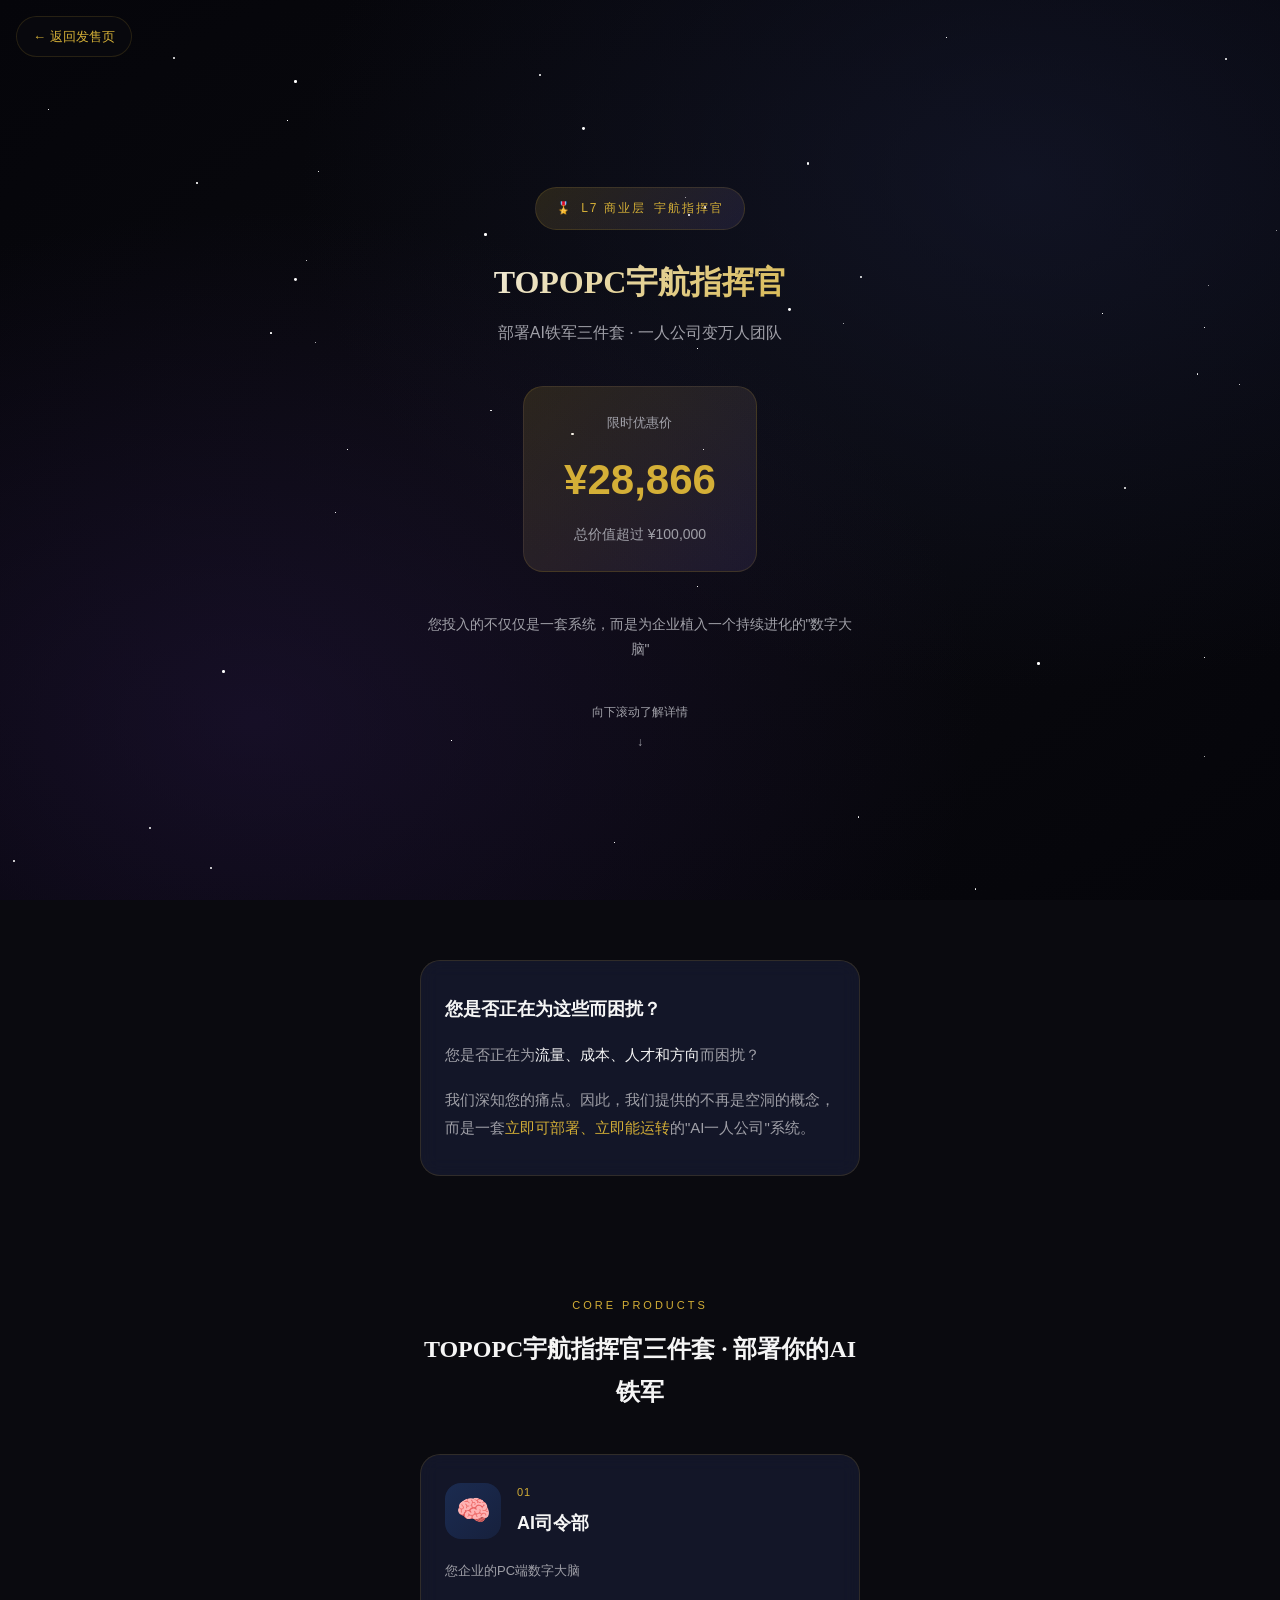
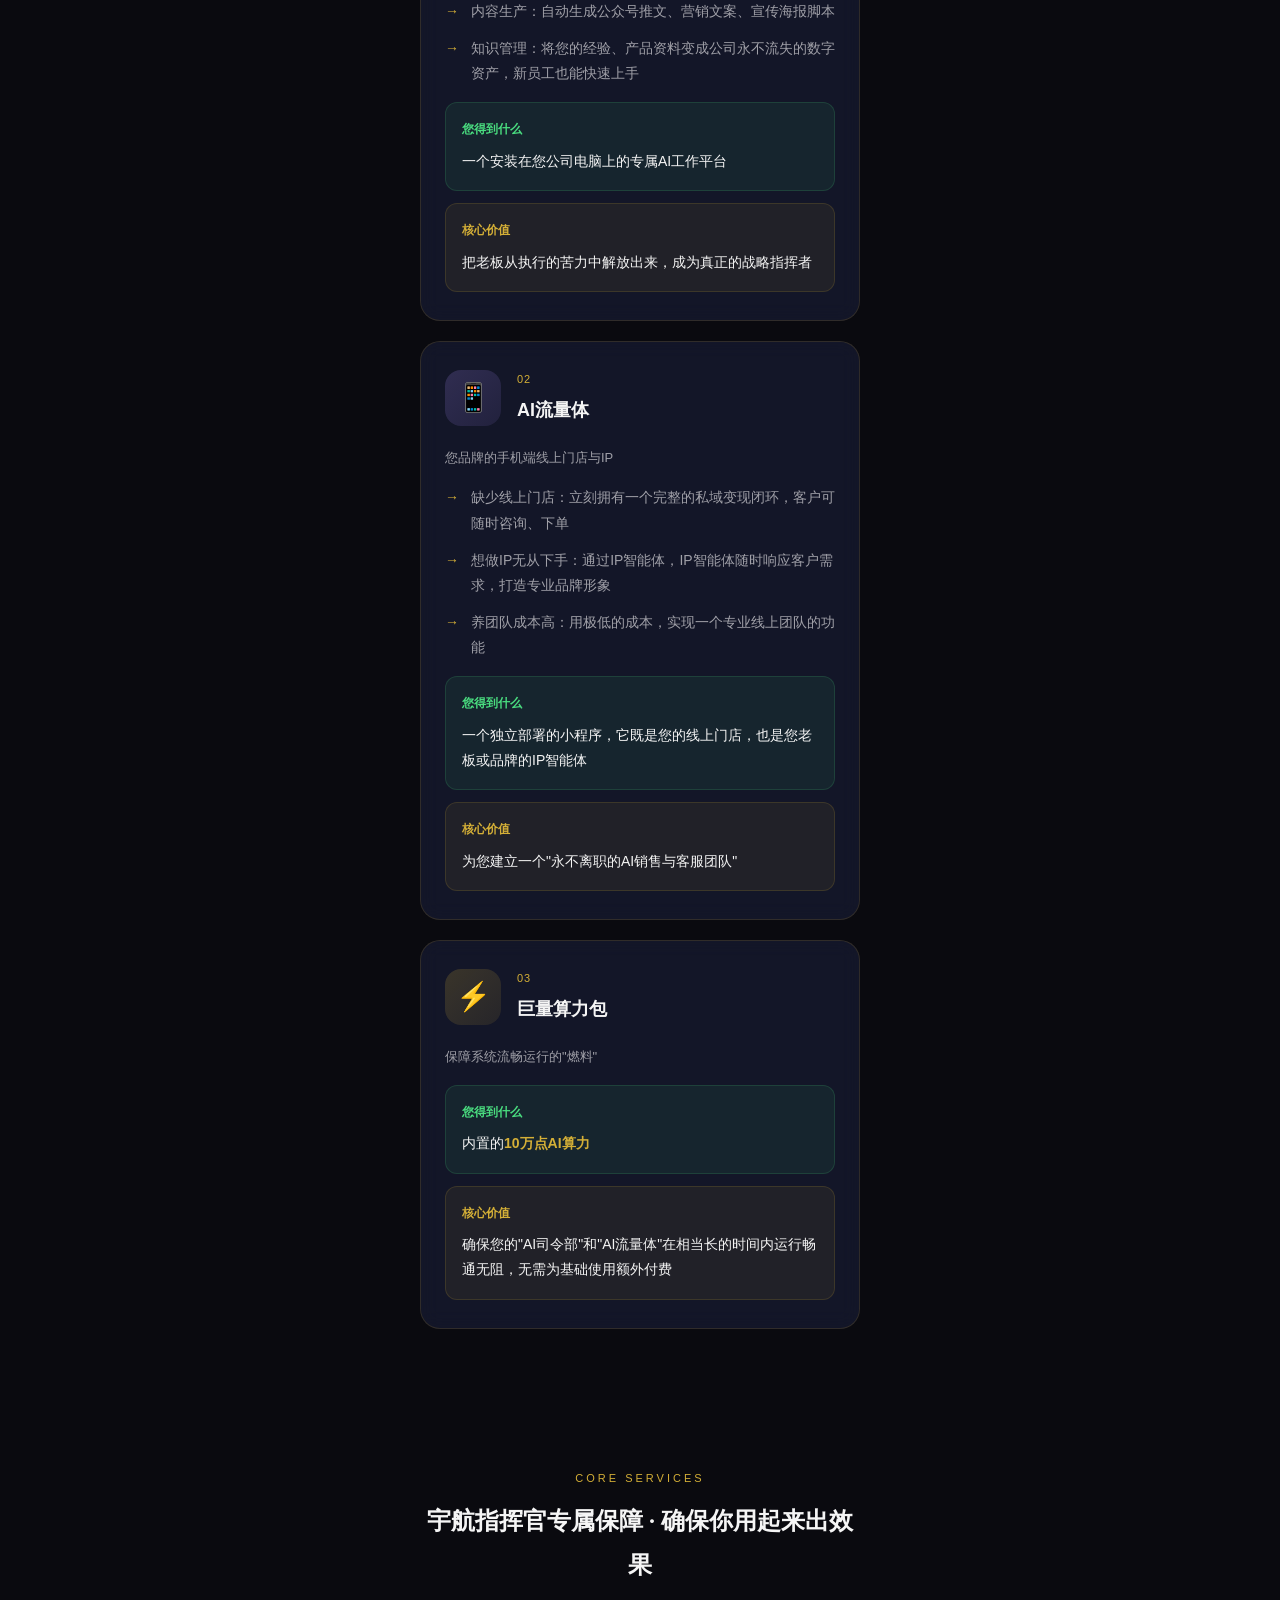
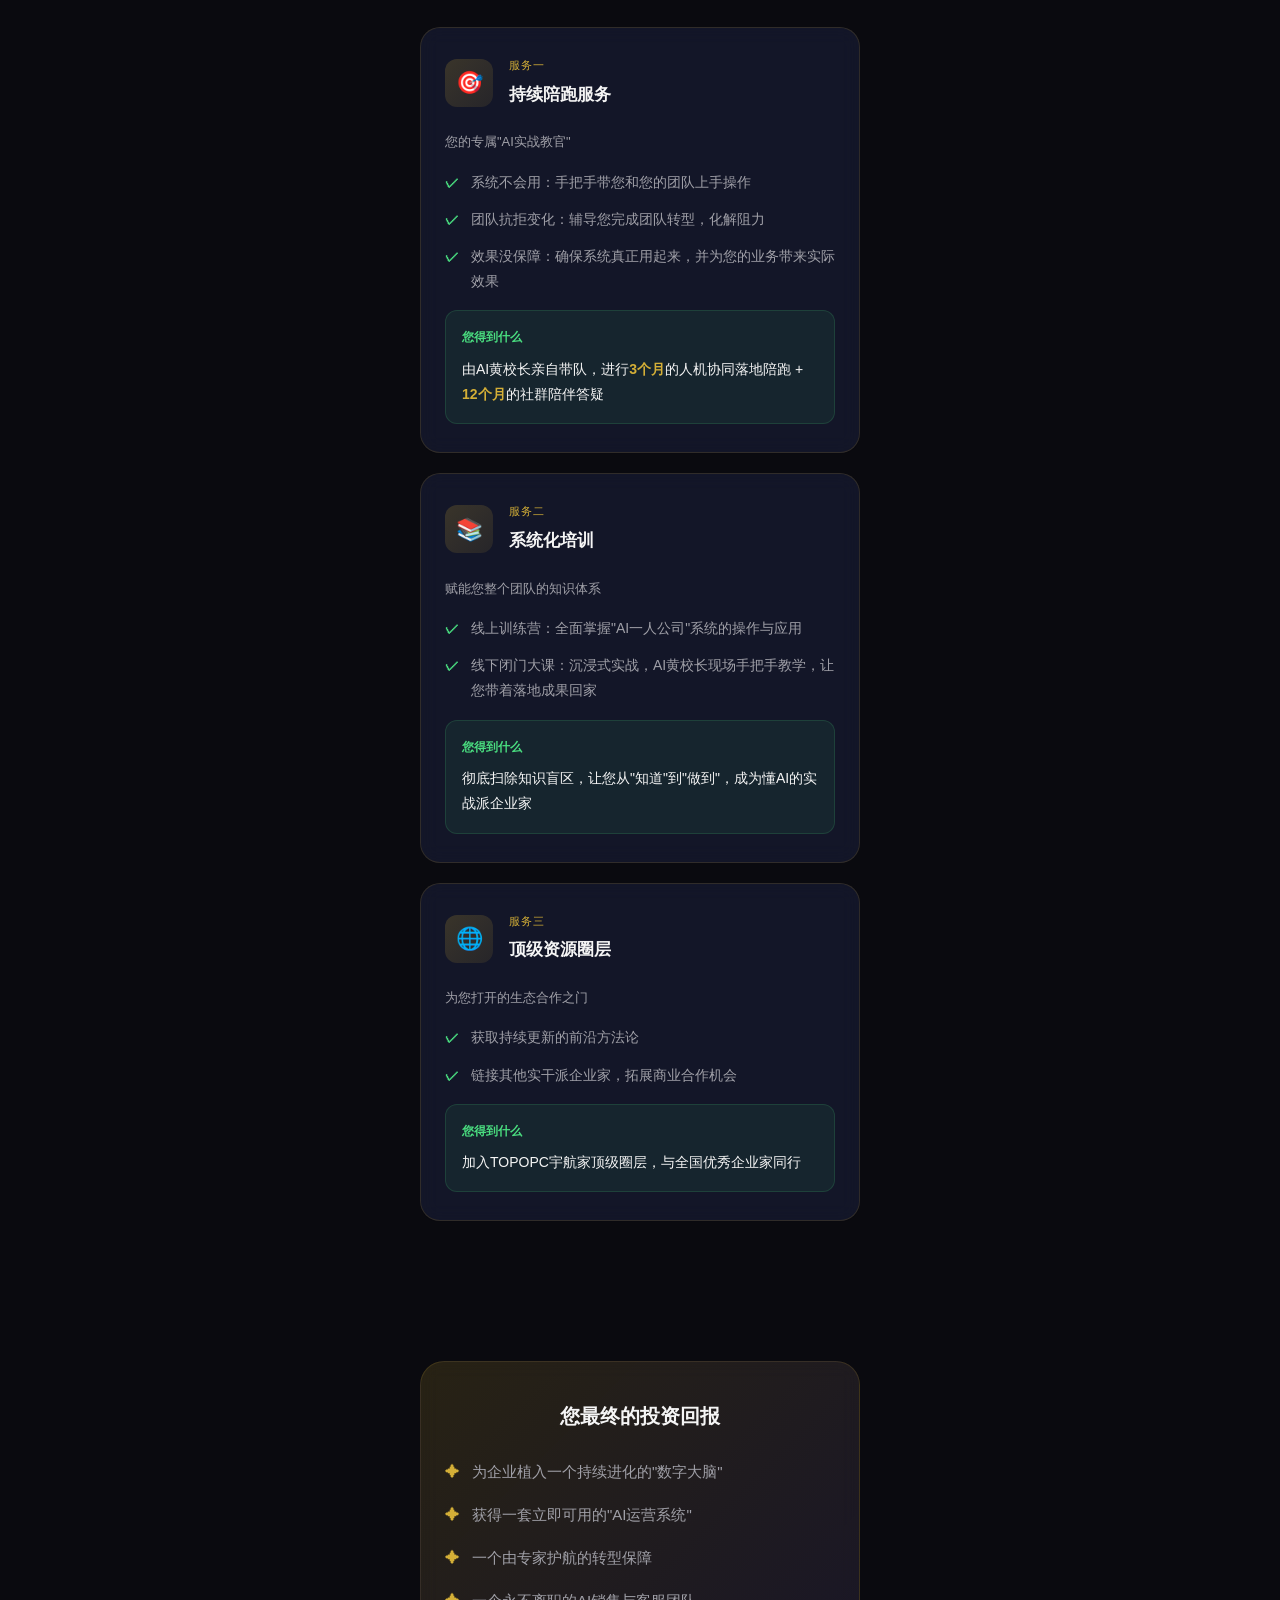
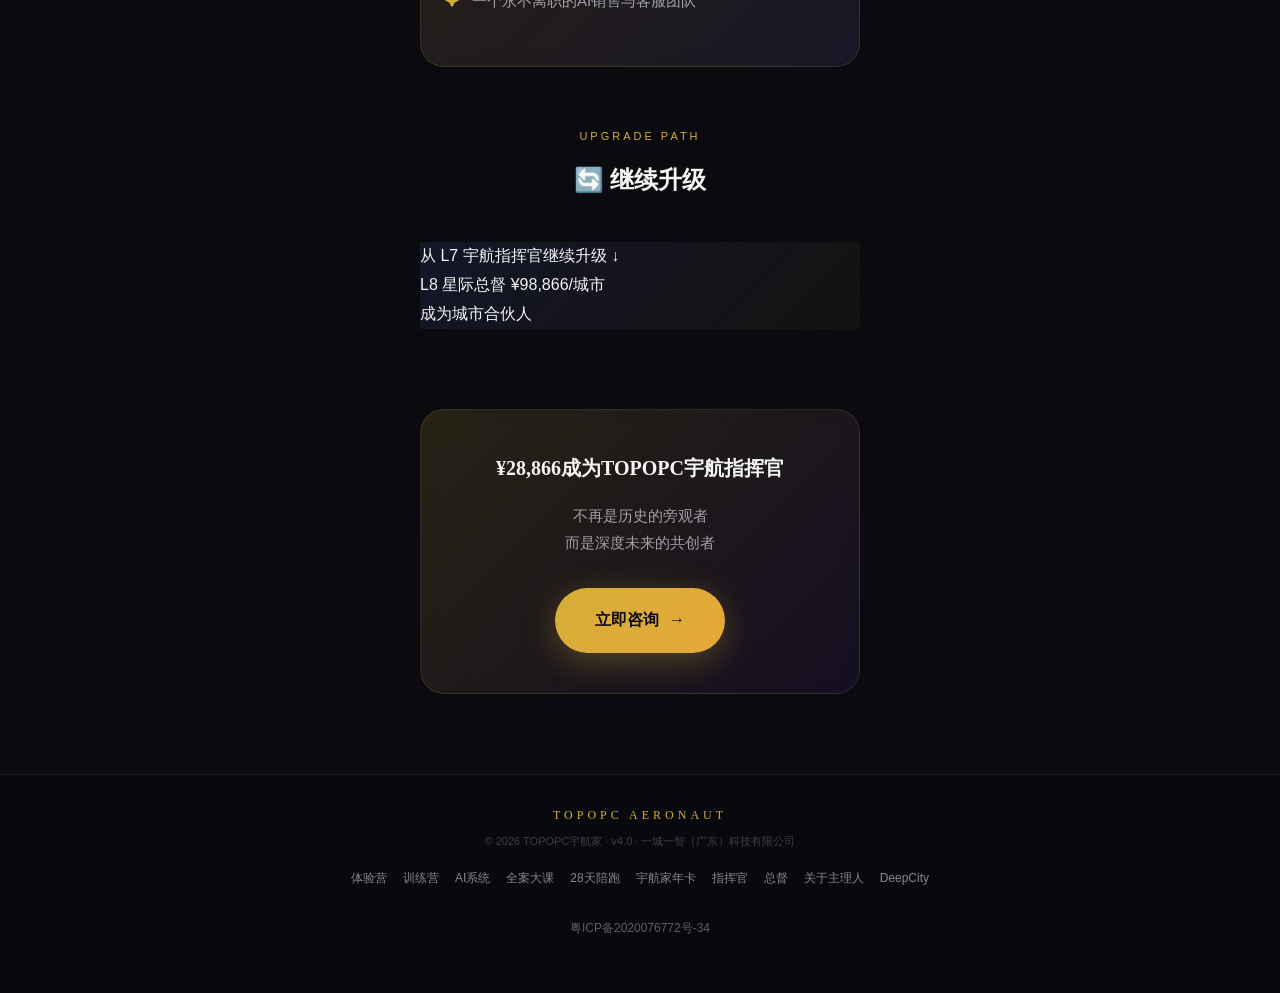
<file: ai-company.html>
<!DOCTYPE html>
<html lang="zh-CN">
<head>
    <meta name="description" content="TOPOPC宇航指挥官L7 · AI企业级解决方案 · ¥28,866">

    <meta charset="UTF-8">
    <link rel="canonical" href="https://deepcity2035.github.io/topopc-ai-launch/ai-company.html">
    <meta name="viewport" content="width=device-width, initial-scale=1.0, maximum-scale=1.0, user-scalable=no">
    <title>TOPOPC AI宇航家 宇航指挥官 · L7 · ¥28,866/套 · TOPOPC宇航家</title>
    <link rel="icon" type="image/svg+xml" href="favicon.svg">
    <link rel="apple-touch-icon" href="share-poster-hd.png">
    <link rel="dns-prefetch" href="https://fonts.googleapis.cn">
    <link rel="preconnect" href="https://fonts.googleapis.cn" crossorigin>
    <link rel="dns-prefetch" href="https://fonts.gstatic.com">
    <link rel="preconnect" href="https://fonts.gstatic.com" crossorigin>
    <link rel="preload" as="style" href="https://fonts.googleapis.cn/css2?family=Cinzel:wght@400;700&family=Noto+Serif+SC:wght@400;600;700&family=Noto+Sans+SC:wght@300;400;500;700&display=swap" crossorigin onload="this.onload=null;this.rel='stylesheet'">
    <link href="https://fonts.googleapis.cn/css2?family=Cinzel:wght@400;700&family=Noto+Serif+SC:wght@400;600;700&family=Noto+Sans+SC:wght@300;400;500;700&display=swap" rel="stylesheet">
        <link rel="stylesheet" href="shared.css">
    <style>
        :root {
            --deep-space: #0a0a0f;
            --cosmic-blue: #1a1f3a;
            --nebula-purple: #2d1b4e;
            --star-gold: #d4af37;
            --star-gold-light: #f4d03f;
            --text-primary: #f5f5f5;
            --text-secondary: #a0a0a8;
            --accent-glow: rgba(212, 175, 55, 0.3);
            --card-bg: rgba(26, 31, 58, 0.6);
            --card-border: rgba(212, 175, 55, 0.15);
            --green-accent: #4ade80;
            --red-accent: #f87171;
            --purple-accent: #a78bfa;
        }

        * { margin: 0; padding: 0; box-sizing: border-box; }

        body {
            font-family: "Noto Sans SC", -apple-system, sans-serif;
            background: var(--deep-space);
            color: var(--text-primary);
            line-height: 1.8;
            overflow-x: hidden;
            -webkit-font-smoothing: antialiased;
        }

        .starfield {
            position: fixed;
            top: 0; left: 0;
            width: 100%; height: 100%;
            pointer-events: none;
            z-index: 0;
            background: 
                radial-gradient(ellipse at 20% 80%, rgba(45, 27, 78, 0.4) 0%, transparent 50%),
                radial-gradient(ellipse at 80% 20%, rgba(26, 31, 58, 0.5) 0%, transparent 50%),
                radial-gradient(ellipse at 50% 50%, rgba(10, 10, 15, 1) 0%, rgba(5, 5, 10, 1) 100%);
        }

        .star {
            position: absolute;
            background: white;
            border-radius: 50%;
            animation: twinkle 3s infinite ease-in-out;
        }

        @keyframes twinkle {
            0%, 100% { opacity: 0.3; transform: scale(1); }
            50% { opacity: 1; transform: scale(1.2); }
        }

        .container {
            position: relative;
            z-index: 1;
            max-width: 480px;
            margin: 0 auto;
            padding: 0 20px;
        }

        /* ===== BACK NAV ===== */
        .back-nav {
            position: fixed;
            top: 16px;
            left: 16px;
            z-index: 100;
            background: rgba(10, 10, 15, 0.85);
            backdrop-filter: blur(10px);
            border: 1px solid var(--card-border);
            border-radius: 50px;
            padding: 8px 16px;
            text-decoration: none;
            color: var(--star-gold);
            font-size: 13px;
            font-weight: 500;
            display: flex;
            align-items: center;
            gap: 6px;
            transition: all 0.3s;
        }
        .back-nav:hover { background: rgba(212, 175, 55, 0.15); }

        /* ===== HERO ===== */
        .hero { padding-top: 52px;
            min-height: 100vh;
            display: flex;
            flex-direction: column;
            justify-content: center;
            align-items: center;
            text-align: center;
            padding: 100px 0 60px;
        }

        .hero-badge {
            display: inline-flex;
            align-items: center;
            gap: 8px;
            background: linear-gradient(135deg, rgba(212, 175, 55, 0.15), rgba(167, 139, 250, 0.1));
            border: 1px solid var(--card-border);
            border-radius: 50px;
            padding: 10px 20px;
            font-size: 12px;
            color: var(--star-gold);
            margin-bottom: 32px;
            letter-spacing: 2px;
        }

        .hero-title {
            font-family: "Noto Serif SC", serif;
            font-size: 32px;
            font-weight: 700;
            line-height: 1.3;
            margin-bottom: 16px;
            background: linear-gradient(135deg, var(--text-primary) 0%, var(--star-gold) 100%);
            -webkit-background-clip: text;
            -webkit-text-fill-color: transparent;
            background-clip: text;
        }

        .hero-subtitle {
            font-size: 16px;
            color: var(--text-secondary);
            margin-bottom: 40px;
            line-height: 1.6;
        }

        .price-tag {
            display: inline-flex;
            flex-direction: column;
            align-items: center;
            background: linear-gradient(135deg, rgba(212, 175, 55, 0.15), rgba(167, 139, 250, 0.1));
            border: 1px solid var(--card-border);
            border-radius: 20px;
            padding: 24px 40px;
            margin-bottom: 40px;
        }

        .price-label {
            font-size: 13px;
            color: var(--text-secondary);
            margin-bottom: 8px;
        }

        .price-value {
            font-size: 42px;
            font-weight: 700;
            color: var(--star-gold);
        }

        .price-unit {
            font-size: 14px;
            color: var(--text-secondary);
            margin-top: 4px;
        }

        .hero-value {
            font-size: 14px;
            color: var(--text-secondary);
            margin-bottom: 40px;
        }

        .scroll-hint {
            display: flex;
            flex-direction: column;
            align-items: center;
            gap: 8px;
            color: var(--text-secondary);
            font-size: 12px;
            animation: bounce 2s infinite;
        }

        @keyframes bounce {
            0%, 100% { transform: translateY(0); }
            50% { transform: translateY(10px); }
        }

        /* ===== INTRO ===== */
        .intro-section {
            padding: 60px 0;
        }

        .intro-card {
            background: var(--card-bg);
            border: 1px solid var(--card-border);
            border-radius: 20px;
            padding: 32px 24px;
            backdrop-filter: blur(10px);
        }

        .intro-title {
            font-family: "Noto Serif SC", serif;
            font-size: 18px;
            font-weight: 600;
            color: var(--text-primary);
            margin-bottom: 16px;
        }

        .intro-content {
            font-size: 15px;
            color: var(--text-secondary);
            line-height: 1.9;
        }

        /* ===== PRODUCTS ===== */
        .products-section {
            padding: 60px 0;
        }

        .section-header {
            text-align: center;
            margin-bottom: 40px;
        }

        .section-tag {
            font-size: 11px;
            color: var(--star-gold);
            letter-spacing: 3px;
            text-transform: uppercase;
            margin-bottom: 12px;
        }

        .section-title {
            font-family: "Noto Serif SC", serif;
            font-size: 24px;
            font-weight: 600;
            color: var(--text-primary);
        }

        .product-card {
            background: var(--card-bg);
            border: 1px solid var(--card-border);
            border-radius: 20px;
            padding: 28px 24px;
            margin-bottom: 20px;
            backdrop-filter: blur(10px);
        }

        .product-header {
            display: flex;
            align-items: center;
            gap: 16px;
            margin-bottom: 20px;
        }

        .product-icon {
            width: 56px;
            height: 56px;
            border-radius: 16px;
            display: flex;
            align-items: center;
            justify-content: center;
            font-size: 28px;
            flex-shrink: 0;
        }

        .product-icon.blue { background: linear-gradient(135deg, rgba(59, 130, 246, 0.2), rgba(59, 130, 246, 0.1)); }
        .product-icon.purple { background: linear-gradient(135deg, rgba(167, 139, 250, 0.2), rgba(167, 139, 250, 0.1)); }
        .product-icon.gold { background: linear-gradient(135deg, rgba(212, 175, 55, 0.2), rgba(212, 175, 55, 0.1)); }

        .product-title-group {
            flex: 1;
        }

        .product-label {
            font-size: 11px;
            color: var(--star-gold);
            margin-bottom: 4px;
            letter-spacing: 1px;
        }

        .product-title {
            font-size: 18px;
            font-weight: 600;
            color: var(--text-primary);
        }

        .product-subtitle {
            font-size: 13px;
            color: var(--text-secondary);
            margin-bottom: 16px;
        }

        .product-feature {
            display: flex;
            align-items: flex-start;
            gap: 12px;
            margin-bottom: 12px;
            font-size: 14px;
            color: var(--text-secondary);
        }

        .product-feature::before {
            content: '→';
            color: var(--star-gold);
            flex-shrink: 0;
        }

        .product-get {
            margin-top: 16px;
            padding: 16px;
            background: rgba(74, 222, 128, 0.08);
            border-radius: 12px;
            border: 1px solid rgba(74, 222, 128, 0.15);
        }

        .product-get-title {
            font-size: 12px;
            color: var(--green-accent);
            font-weight: 600;
            margin-bottom: 8px;
        }

        .product-get-content {
            font-size: 14px;
            color: var(--text-primary);
        }

        .product-solve {
            margin-top: 12px;
            padding: 16px;
            background: rgba(212, 175, 55, 0.08);
            border-radius: 12px;
            border: 1px solid rgba(212, 175, 55, 0.15);
        }

        .product-solve-title {
            font-size: 12px;
            color: var(--star-gold);
            font-weight: 600;
            margin-bottom: 8px;
        }

        .product-solve-content {
            font-size: 14px;
            color: var(--text-primary);
        }

        /* ===== SERVICES ===== */
        .services-section {
            padding: 60px 0;
        }

        .service-card {
            background: var(--card-bg);
            border: 1px solid var(--card-border);
            border-radius: 20px;
            padding: 28px 24px;
            margin-bottom: 20px;
            backdrop-filter: blur(10px);
        }

        .service-header {
            display: flex;
            align-items: center;
            gap: 16px;
            margin-bottom: 20px;
        }

        .service-icon {
            width: 48px;
            height: 48px;
            border-radius: 12px;
            background: linear-gradient(135deg, rgba(212, 175, 55, 0.2), rgba(212, 175, 55, 0.1));
            display: flex;
            align-items: center;
            justify-content: center;
            font-size: 22px;
            flex-shrink: 0;
        }

        .service-title-group {
            flex: 1;
        }

        .service-label {
            font-size: 11px;
            color: var(--star-gold);
            margin-bottom: 4px;
            letter-spacing: 1px;
        }

        .service-title {
            font-size: 17px;
            font-weight: 600;
            color: var(--text-primary);
        }

        .service-subtitle {
            font-size: 13px;
            color: var(--text-secondary);
            margin-bottom: 16px;
        }

        .service-feature {
            display: flex;
            align-items: flex-start;
            gap: 12px;
            margin-bottom: 12px;
            font-size: 14px;
            color: var(--text-secondary);
        }

        .service-feature::before {
            content: '✓';
            color: var(--green-accent);
            flex-shrink: 0;
            font-weight: bold;
        }

        .service-get {
            margin-top: 16px;
            padding: 16px;
            background: rgba(74, 222, 128, 0.08);
            border-radius: 12px;
            border: 1px solid rgba(74, 222, 128, 0.15);
        }

        .service-get-title {
            font-size: 12px;
            color: var(--green-accent);
            font-weight: 600;
            margin-bottom: 8px;
        }

        .service-get-content {
            font-size: 14px;
            color: var(--text-primary);
        }

        /* ===== SUMMARY ===== */
        .summary-section {
            padding: 60px 0;
        }

        .summary-card {
            background: linear-gradient(135deg, rgba(212, 175, 55, 0.15), rgba(167, 139, 250, 0.1));
            border: 1px solid var(--card-border);
            border-radius: 24px;
            padding: 36px 24px;
            text-align: center;
            backdrop-filter: blur(10px);
        }

        .summary-title {
            font-family: "Noto Serif SC", serif;
            font-size: 20px;
            font-weight: 600;
            color: var(--text-primary);
            margin-bottom: 24px;
        }

        .summary-item {
            display: flex;
            align-items: center;
            gap: 12px;
            margin-bottom: 16px;
            font-size: 15px;
            color: var(--text-secondary);
            text-align: left;
        }

        .summary-item::before {
            content: '✦';
            color: var(--star-gold);
            flex-shrink: 0;
        }

        /* ===== CTA ===== */
        .cta-section {
            padding: 80px 0;
            text-align: center;
        }

        .cta-card {
            background: linear-gradient(135deg, rgba(212, 175, 55, 0.15), rgba(45, 27, 78, 0.3));
            border: 1px solid var(--card-border);
            border-radius: 24px;
            padding: 40px 24px;
            backdrop-filter: blur(10px);
        }

        .cta-title {
            font-family: "Noto Serif SC", serif;
            font-size: 20px;
            font-weight: 600;
            color: var(--text-primary);
            margin-bottom: 16px;
        }

        .cta-subtitle {
            font-size: 15px;
            color: var(--text-secondary);
            margin-bottom: 32px;
            line-height: 1.8;
        }

        .cta-button {
            display: inline-flex;
            align-items: center;
            gap: 10px;
            background: linear-gradient(135deg, var(--star-gold), #e8a838);
            color: var(--deep-space);
            padding: 18px 40px;
            border-radius: 50px;
            font-size: 16px;
            font-weight: 600;
            text-decoration: none;
            transition: all 0.3s;
            box-shadow: 0 8px 32px rgba(212, 175, 55, 0.3);
        }

        .cta-button:hover {
            transform: translateY(-2px);
            box-shadow: 0 12px 40px rgba(212, 175, 55, 0.4);
        }

        /* ===== FOOTER ===== */
        .page-footer {
            padding: 40px 0 60px;
            text-align: center;
            border-top: 1px solid var(--card-border);
        }

        .footer-logo {
            font-family: "Cinzel", serif;
            font-size: 20px;
            color: var(--star-gold);
            margin-bottom: 8px;
            letter-spacing: 2px;
        }

        .footer-tagline {
            font-size: 13px;
            color: var(--text-secondary);
            margin-bottom: 20px;
        }

        .footer-copy {
            font-size: 12px;
            color: var(--text-secondary);
            opacity: 0.6;
        }
    
        /* ===== GLOBAL NAV ===== */
        .global-nav {
            position: fixed; top: 0; left: 0; right: 0; z-index: 1000;
            display: flex; align-items: center; justify-content: space-between;
            padding: 0 24px; height: 52px;
            background: rgba(8, 8, 15, 0.9); backdrop-filter: blur(12px);
            border-bottom: 1px solid rgba(255,255,255,0.06);
        }

        /* Footer */
        .global-footer {
            text-align: center; padding: 30px 24px;
            border-top: 1px solid rgba(255,255,255,0.06);
            background: rgba(8, 8, 15, 0.6);
        }
        .global-footer .footer-brand {
            font-family: "Cinzel", serif; font-size: 12px; color: #d4af37;
            letter-spacing: 4px; margin-bottom: 6px;
        }
        .global-footer .footer-copy {
            font-size: 11px; color: #666; margin-bottom: 16px;
        }
        .global-footer .footer-links {
            display: flex; justify-content: center; flex-wrap: wrap; gap: 16px; margin-bottom: 16px;
        }
        .global-footer .footer-links a {
            color: #888; text-decoration: none; font-size: 12px; transition: color 0.3s;
        }
        .global-footer .footer-links a:hover { color: #d4af37; }
</style>

    <meta property="og:type" content="website">
    <meta property="og:title" content="L7 AI指挥官 · TOPOPC宇航家">
    <meta property="og:description" content="企业级AI部署方案，¥28,866起。为企业打造专属AI团队和智能体系统。">
    <meta property="og:image" content="https://deepcity2035.github.io/topopc-ai-launch/share-poster-hd.png">
    <meta property="og:url" content="https://deepcity2035.github.io/topopc-ai-launch/ai-company.html">
    <meta name="twitter:card" content="summary_large_image">
    <meta name="twitter:title" content="L7 AI指挥官 · TOPOPC宇航家">
    <meta name="twitter:description" content="企业级AI部署方案，¥28,866起。为企业打造专属AI团队和智能体系统。">
    <meta name="twitter:image" content="https://deepcity2035.github.io/topopc-ai-launch/share-poster-hd.png">

    <script type="application/ld+json">{"@context": "https://schema.org", "@type": "Product", "name": "TOPOPC宇航指挥官", "description": "TOPOPC宇航指挥官 · L7旗舰产品 · 企业级AI落地解决方案", "url": "https://deepcity2035.github.io/topopc-ai-launch/ai-company.html", "brand": {"@type": "Brand", "name": "TOPOPC宇航家"}, "offers": {"@type": "Offer", "priceCurrency": "CNY", "price": "28866", "availability": "https://schema.org/InStock"}}</script>
  </head>
<body style="background:#0a0a0f">
        </div>
    </div>

    <!-- Global Nav -->
    <div class="starfield" id="starfield"></div>

    <a href="index.html" class="back-nav">← 返回发售页</a>

    <!-- HERO -->
    <section class="hero">
        <div class="container">
            <div class="hero-badge">
                <span>🎖️</span>
                <span>L7 商业层</span>
                <span class="badge-tag">宇航指挥官</span>
            </div>
            <h1 class="hero-title">TOPOPC宇航指挥官</h1>
            <p class="hero-subtitle">部署AI铁军三件套 · 一人公司变万人团队</p>
            <div class="price-tag">
                <div class="price-label">限时优惠价</div>
                <div class="price-value">¥28,866</div>
                <div class="price-unit">总价值超过 ¥100,000</div>
            </div>
            <p class="hero-value">您投入的不仅仅是一套系统，而是为企业植入一个持续进化的"数字大脑"</p>

            <div class="scroll-hint">
                <span>向下滚动了解详情</span>
                <span>↓</span>
            </div>
        </div>
    </section>

    <!-- INTRO -->
    <section class="intro-section">
        <div class="container">
            <div class="intro-card">
                <div class="intro-title">您是否正在为这些而困扰？</div>
                <div class="intro-content">
                    <p>您是否正在为<span style="color: var(--text-primary); font-weight: 500;">流量、成本、人才和方向</span>而困扰？</p>
                    <p style="margin-top: 16px;">我们深知您的痛点。因此，我们提供的不再是空洞的概念，而是一套<span style="color: var(--star-gold); font-weight: 500;">立即可部署、立即能运转</span>的"AI一人公司"系统。</p>
                </div>
            </div>
        </div>
    </section>

    <!-- PRODUCTS -->
    <section class="products-section">
        <div class="container">
            <div class="section-header">
                <div class="section-tag">CORE PRODUCTS</div>
                <h2 class="section-title">TOPOPC宇航指挥官三件套 · 部署你的AI铁军</h2>
            </div>

            <!-- Product 1 -->
            <div class="product-card">
                <div class="product-header">
                    <div class="product-icon blue">🧠</div>
                    <div class="product-title-group">
                        <div class="product-label">01</div>
                        <div class="product-title">AI司令部</div>
                    </div>
                </div>
                <div class="product-subtitle">您企业的PC端数字大脑</div>
                <div class="product-feature">内容生产：自动生成公众号推文、营销文案、宣传海报脚本</div>
                <div class="product-feature">知识管理：将您的经验、产品资料变成公司永不流失的数字资产，新员工也能快速上手</div>
                <div class="product-get">
                    <div class="product-get-title">您得到什么</div>
                    <div class="product-get-content">一个安装在您公司电脑上的专属AI工作平台</div>
                </div>
                <div class="product-solve">
                    <div class="product-solve-title">核心价值</div>
                    <div class="product-solve-content">把老板从执行的苦力中解放出来，成为真正的战略指挥者</div>
                </div>
            </div>

            <!-- Product 2 -->
            <div class="product-card">
                <div class="product-header">
                    <div class="product-icon purple">📱</div>
                    <div class="product-title-group">
                        <div class="product-label">02</div>
                        <div class="product-title">AI流量体</div>
                    </div>
                </div>
                <div class="product-subtitle">您品牌的手机端线上门店与IP</div>
                <div class="product-feature">缺少线上门店：立刻拥有一个完整的私域变现闭环，客户可随时咨询、下单</div>
                <div class="product-feature">想做IP无从下手：通过IP智能体，IP智能体随时响应客户需求，打造专业品牌形象</div>
                <div class="product-feature">养团队成本高：用极低的成本，实现一个专业线上团队的功能</div>
                <div class="product-get">
                    <div class="product-get-title">您得到什么</div>
                    <div class="product-get-content">一个独立部署的小程序，它既是您的线上门店，也是您老板或品牌的IP智能体</div>
                </div>
                <div class="product-solve">
                    <div class="product-solve-title">核心价值</div>
                    <div class="product-solve-content">为您建立一个"永不离职的AI销售与客服团队"</div>
                </div>
            </div>

            <!-- Product 3 -->
            <div class="product-card">
                <div class="product-header">
                    <div class="product-icon gold">⚡</div>
                    <div class="product-title-group">
                        <div class="product-label">03</div>
                        <div class="product-title">巨量算力包</div>
                    </div>
                </div>
                <div class="product-subtitle">保障系统流畅运行的"燃料"</div>
                <div class="product-get">
                    <div class="product-get-title">您得到什么</div>
                    <div class="product-get-content">内置的<span style="color: var(--star-gold); font-weight: 600;">10万点AI算力</span></div>
                </div>
                <div class="product-solve">
                    <div class="product-solve-title">核心价值</div>
                    <div class="product-solve-content">确保您的"AI司令部"和"AI流量体"在相当长的时间内运行畅通无阻，无需为基础使用额外付费</div>
                </div>
            </div>
        </div>
    </section>

    <!-- SERVICES -->
    <section class="services-section">
        <div class="container">
            <div class="section-header">
                <div class="section-tag">CORE SERVICES</div>
                <h2 class="section-title">宇航指挥官专属保障 · 确保你用起来出效果</h2>
            </div>

            <!-- Service 1 -->
            <div class="service-card">
                <div class="service-header">
                    <div class="service-icon">🎯</div>
                    <div class="service-title-group">
                        <div class="service-label">服务一</div>
                        <div class="service-title">持续陪跑服务</div>
                    </div>
                </div>
                <div class="service-subtitle">您的专属"AI实战教官"</div>
                <div class="service-feature">系统不会用：手把手带您和您的团队上手操作</div>
                <div class="service-feature">团队抗拒变化：辅导您完成团队转型，化解阻力</div>
                <div class="service-feature">效果没保障：确保系统真正用起来，并为您的业务带来实际效果</div>
                <div class="service-get">
                    <div class="service-get-title">您得到什么</div>
                    <div class="service-get-content">由AI黄校长亲自带队，进行<span style="color: var(--star-gold); font-weight: 600;">3个月</span>的人机协同落地陪跑 + <span style="color: var(--star-gold); font-weight: 600;">12个月</span>的社群陪伴答疑</div>
                </div>
            </div>

            <!-- Service 2 -->
            <div class="service-card">
                <div class="service-header">
                    <div class="service-icon">📚</div>
                    <div class="service-title-group">
                        <div class="service-label">服务二</div>
                        <div class="service-title">系统化培训</div>
                    </div>
                </div>
                <div class="service-subtitle">赋能您整个团队的知识体系</div>
                <div class="service-feature">线上训练营：全面掌握"AI一人公司"系统的操作与应用</div>
                <div class="service-feature">线下闭门大课：沉浸式实战，AI黄校长现场手把手教学，让您带着落地成果回家</div>
                <div class="service-get">
                    <div class="service-get-title">您得到什么</div>
                    <div class="service-get-content">彻底扫除知识盲区，让您从"知道"到"做到"，成为懂AI的实战派企业家</div>
                </div>
            </div>

            <!-- Service 3 -->
            <div class="service-card">
                <div class="service-header">
                    <div class="service-icon">🌐</div>
                    <div class="service-title-group">
                        <div class="service-label">服务三</div>
                        <div class="service-title">顶级资源圈层</div>
                    </div>
                </div>
                <div class="service-subtitle">为您打开的生态合作之门</div>
                <div class="service-feature">获取持续更新的前沿方法论</div>
                <div class="service-feature">链接其他实干派企业家，拓展商业合作机会</div>
                <div class="service-get">
                    <div class="service-get-title">您得到什么</div>
                    <div class="service-get-content">加入TOPOPC宇航家顶级圈层，与全国优秀企业家同行</div>
                </div>
            </div>
        </div>
    </section>

    <!-- SUMMARY -->
    <section class="summary-section">
        <div class="container">
            <div class="summary-card">
                <div class="summary-title">您最终的投资回报</div>
                <div class="summary-item">为企业植入一个持续进化的"数字大脑"</div>
                <div class="summary-item">获得一套立即可用的"AI运营系统"</div>
                <div class="summary-item">一个由专家护航的转型保障</div>
                <div class="summary-item">一个永不离职的AI销售与客服团队</div>
            </div>
        </div>
    </section>

    <!-- UPGRADE PATH -->
    <section class="section" style="padding-top:0;">
        <div class="container">
            <div class="section-header">
                <div class="section-tag">UPGRADE PATH</div>
                <h2 class="section-title">🔄 继续升级</h2>
            </div>
            <div class="upgrade-card" style="border-color: rgba(212, 175, 55, 0.3); background: linear-gradient(135deg, rgba(26, 31, 58, 0.6), rgba(212, 175, 55, 0.05));">
                <div class="upgrade-from">从 L7 宇航指挥官继续升级 ↓</div>
                <div class="upgrade-to">L8 星际总督 ¥98,866/城市</div>
                <div class="upgrade-save">成为城市合伙人</div>
            </div>
        </div>
    </section>

    <!-- CTA -->
    <section class="cta-section">
        <div class="container">
            <div class="cta-card">
                <h2 class="cta-title">¥28,866成为TOPOPC宇航指挥官</h2>
                <p class="cta-subtitle">不再是历史的旁观者<br>而是深度未来的共创者</p>
                <a href="index.html" class="cta-button">
                    <span>立即咨询</span>
                    <span>→</span>
                </a>
            </div>
        </div>
    </section>

    <!-- FOOTER -->

    <!-- Global Footer -->
    <footer class="global-footer">
        <div class="footer-brand">TOPOPC AERONAUT</div>
        <div class="footer-copy">© 2026 TOPOPC宇航家 · v4.0 · 一城一智（广东）科技有限公司</div>
        <div class="footer-links">
            <a href="experience-camp.html" >体验营</a>
            <a href="training-camp.html" >训练营</a>
            <a href="long-system.html" >AI系统</a>
            <a href="opbc-full-course.html">全案大课</a>
            <a href="opbu28.html">28天陪跑</a>
            <a href="annual-card.html">宇航家年卡</a>
            <a href="ai-company.html" >指挥官</a>
            <a href="city-partner.html" >总督</a>
            <a href="about.html">关于主理人</a>
            <a href="deepcity.html">DeepCity</a>
        </div>
            <div class="footer-icp" style="text-align:center;padding:12px 0 24px;font-size:12px;color:rgba(255,255,255,0.35);">
            <a href="https://beian.miit.gov.cn/" target="_blank" rel="noopener noreferrer" style="color:rgba(255,255,255,0.35);text-decoration:none;">粤ICP备2020076772号-34</a>
        </div>
</footer>

    <script defer>

        
        // Starfield animation
        const starfield = document.getElementById('starfield');
        for (let i = 0; i < 50; i++) {
            const star = document.createElement('div');
            star.className = 'star';
            star.style.width = Math.random() * 3 + 'px';
            star.style.height = star.style.width;
            star.style.left = Math.random() * 100 + '%';
            star.style.top = Math.random() * 100 + '%';
            star.style.animationDelay = Math.random() * 3 + 's';
            starfield.appendChild(star);
        }// CTA buttons -> QR popup
        document.querySelectorAll('.cta-button, .hero-cta').forEach(btn => {
        // CTA click handled by href
        });

    </script>
</body>
</html>
</file>
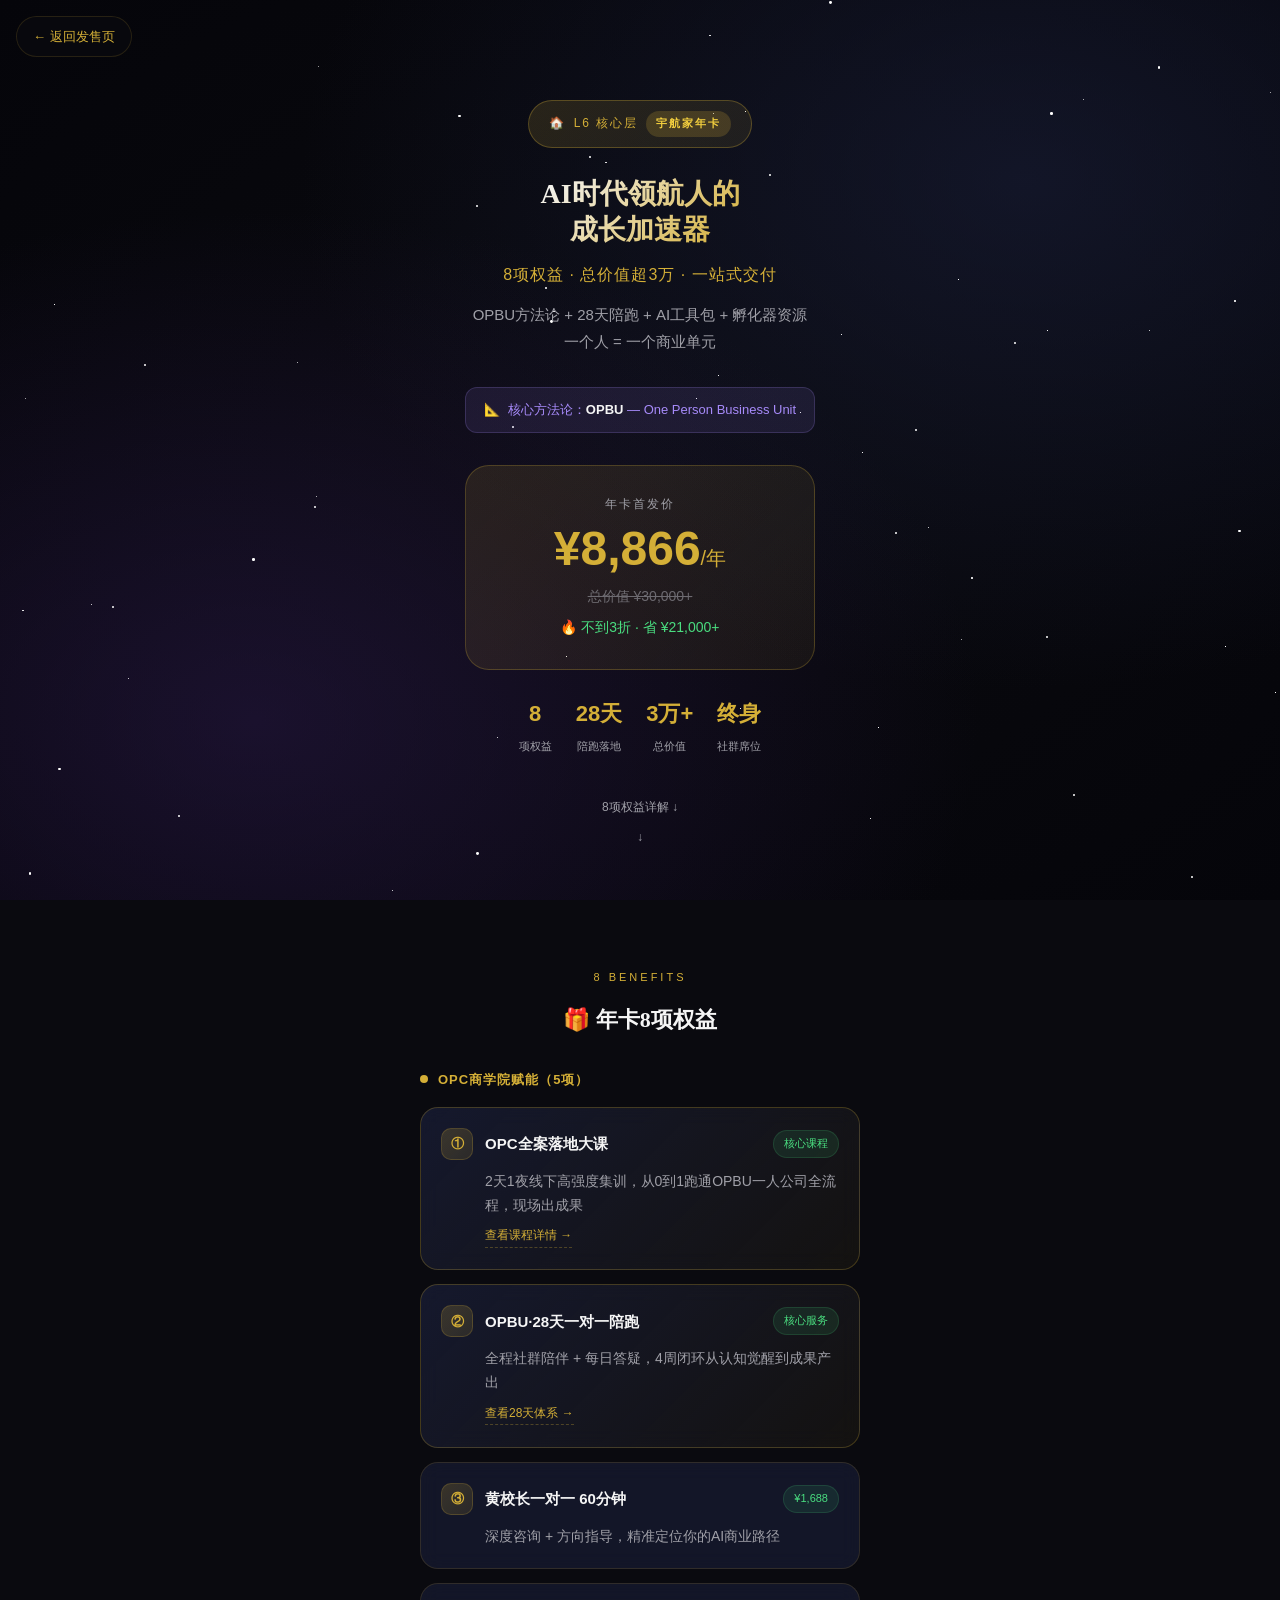
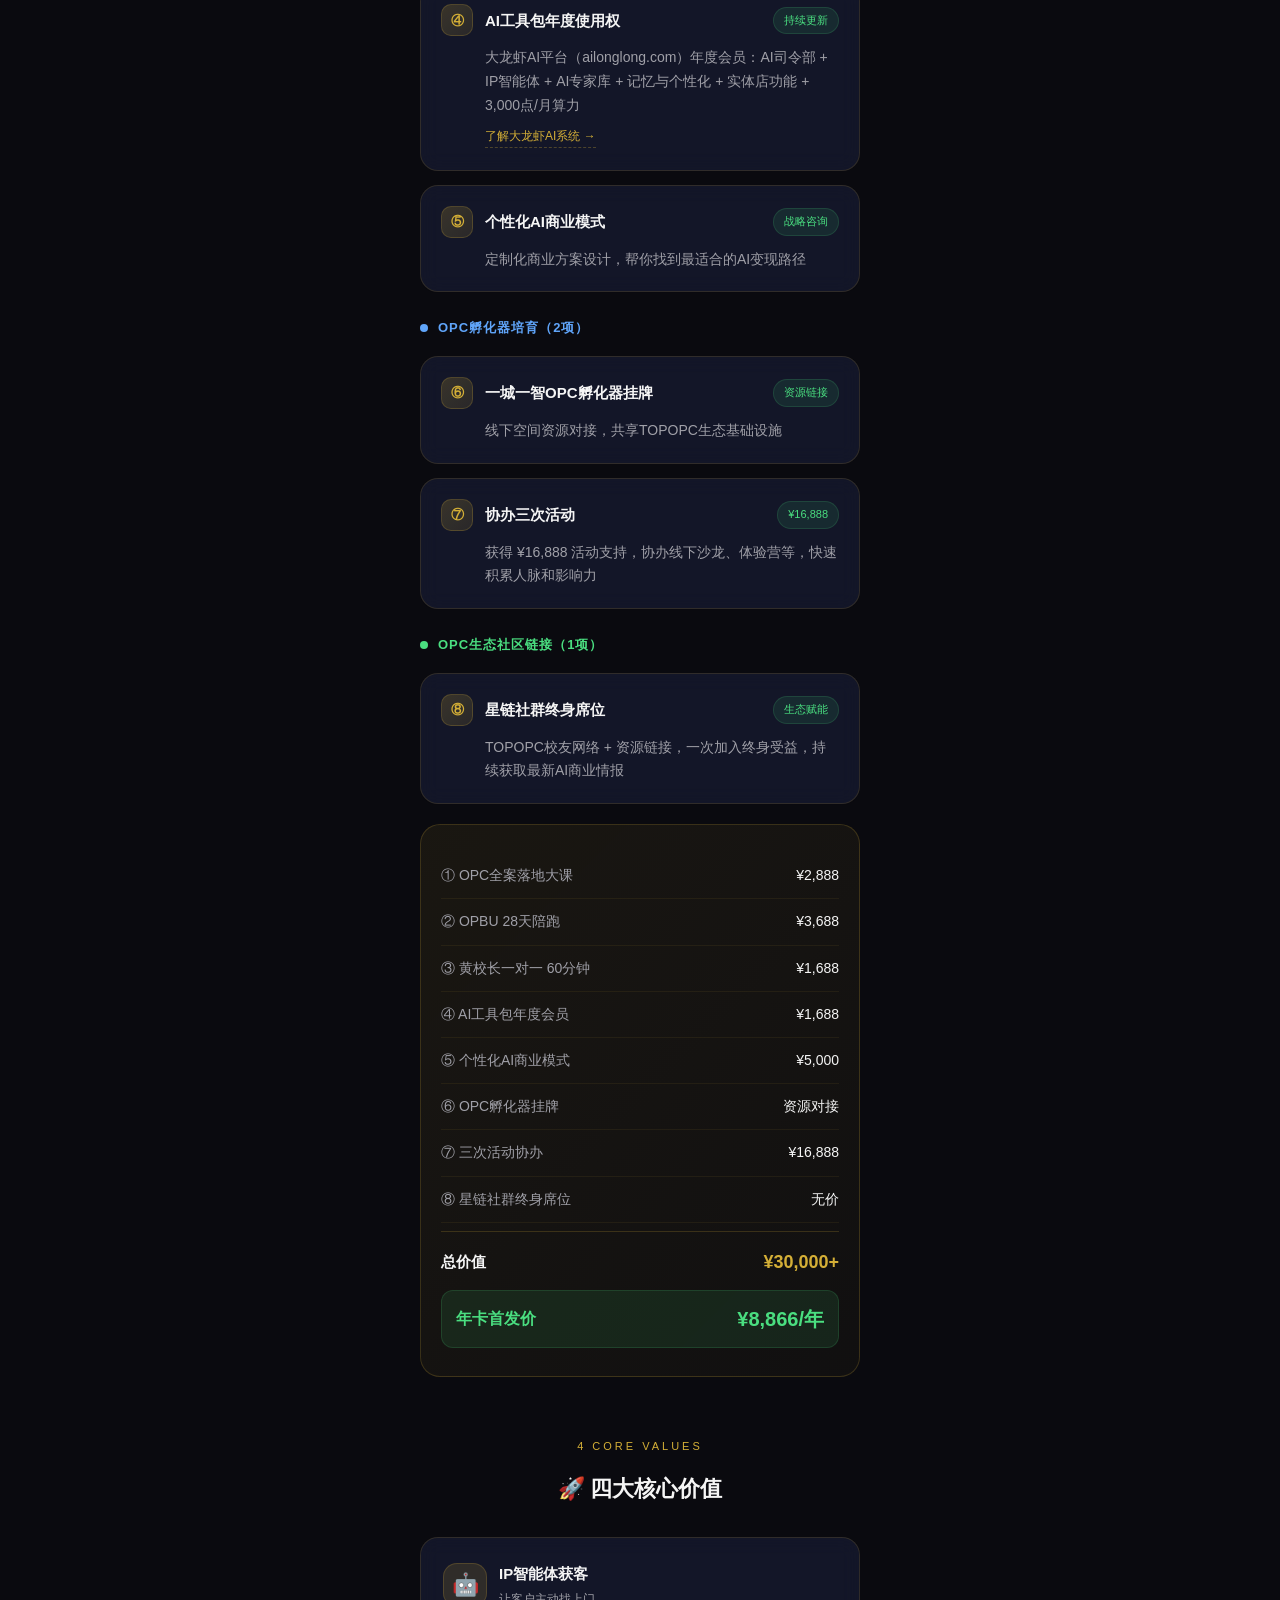
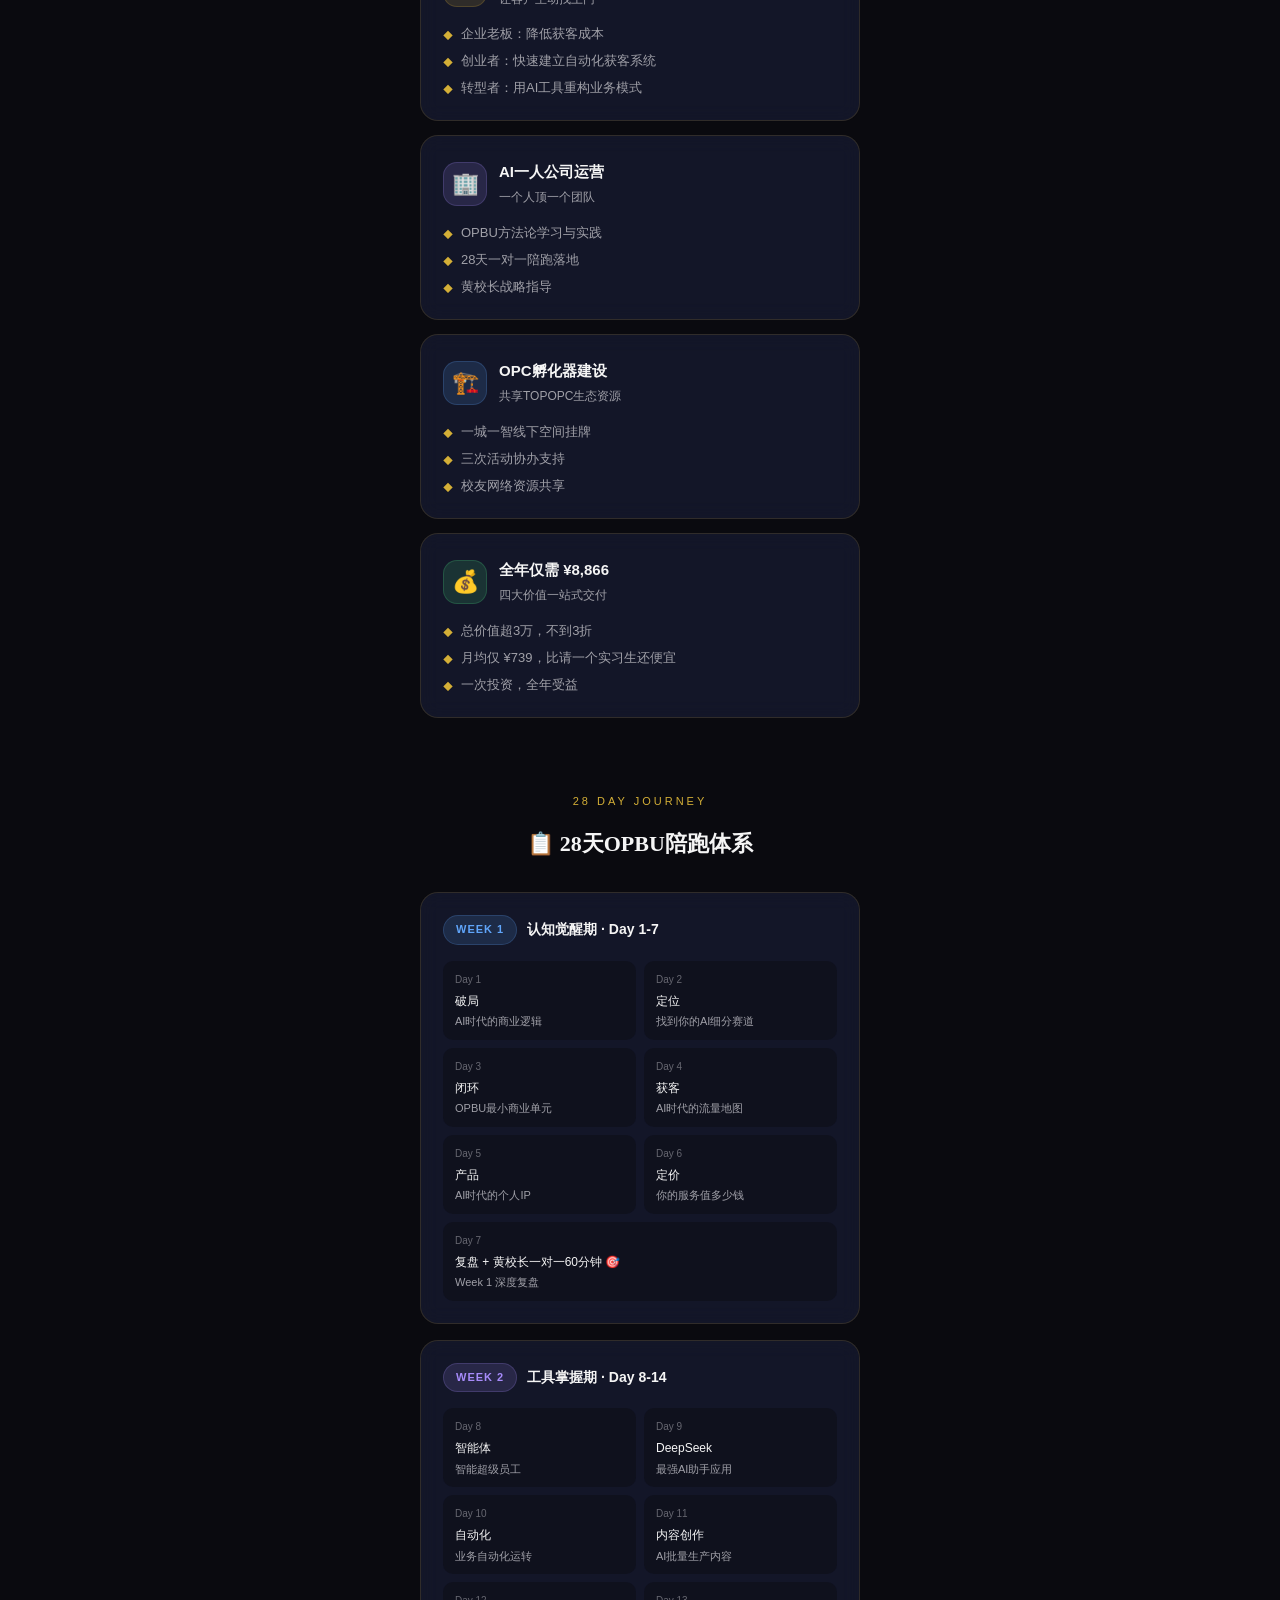
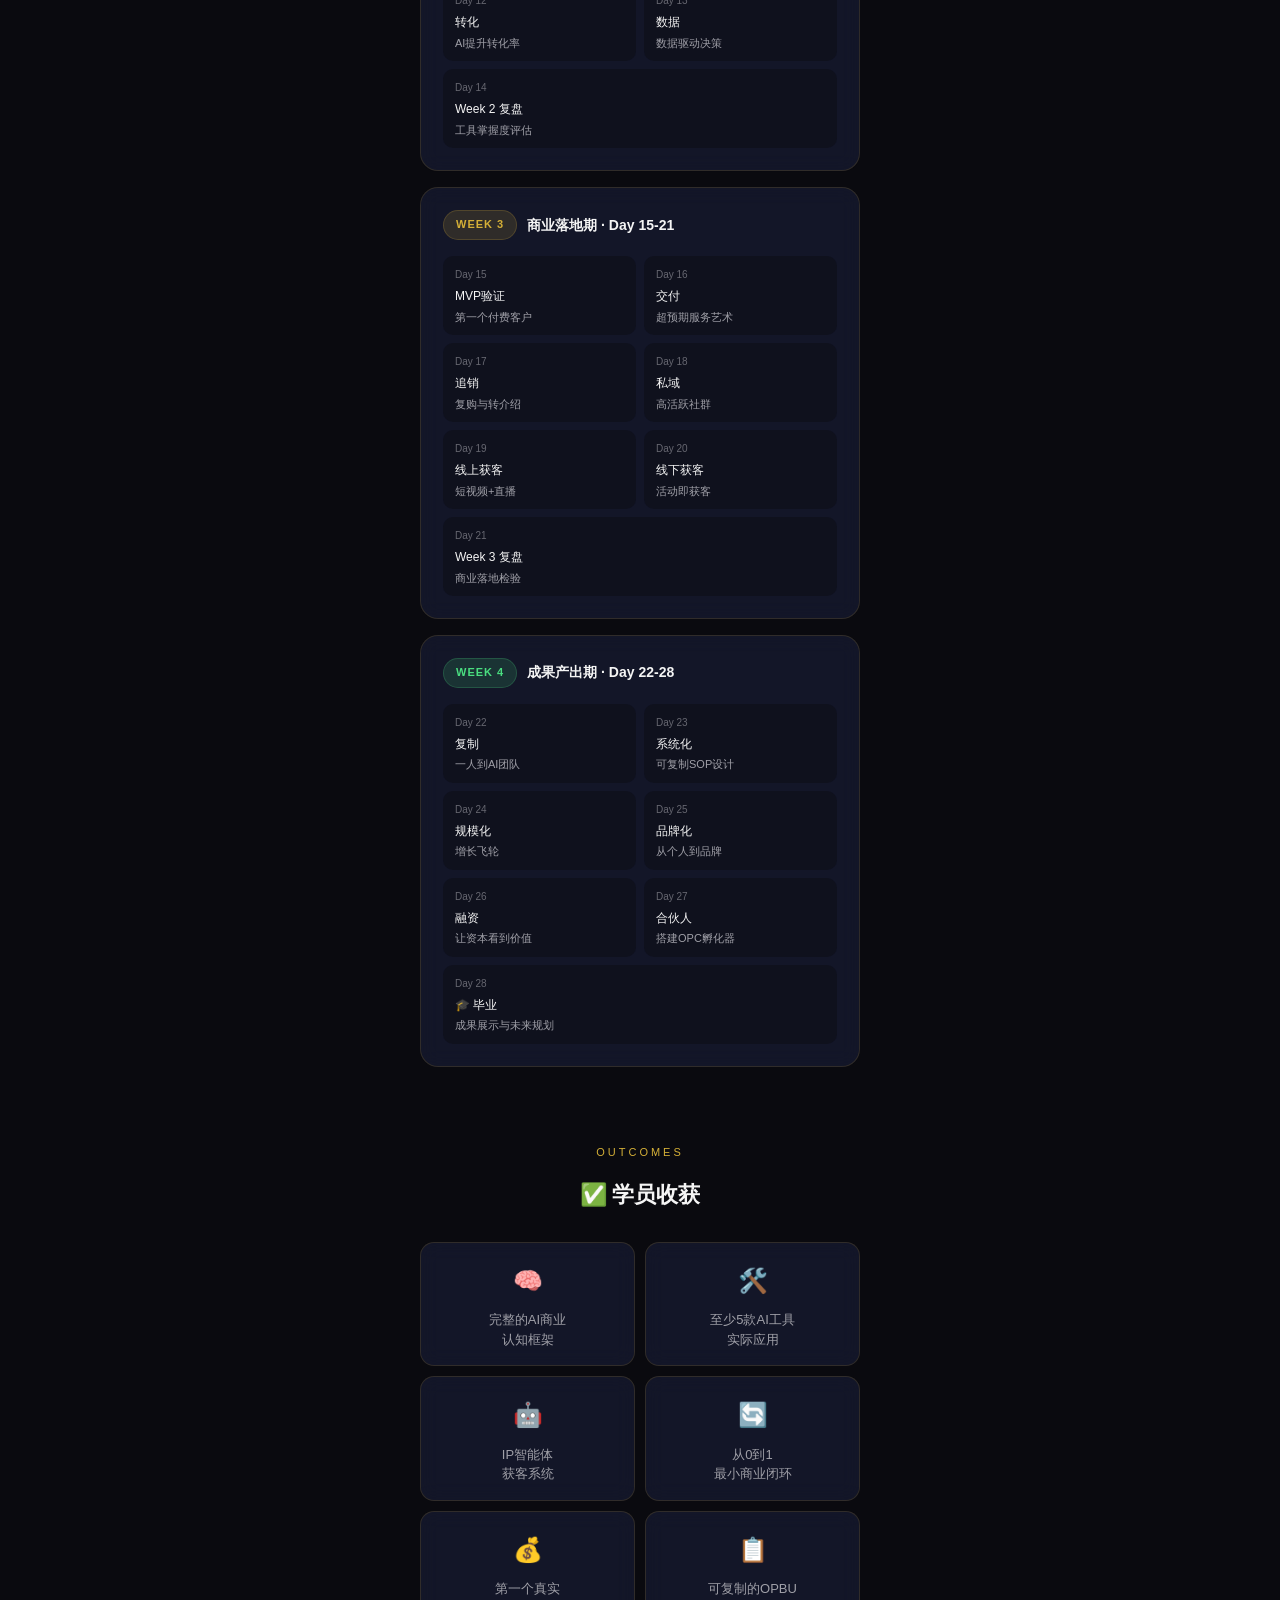
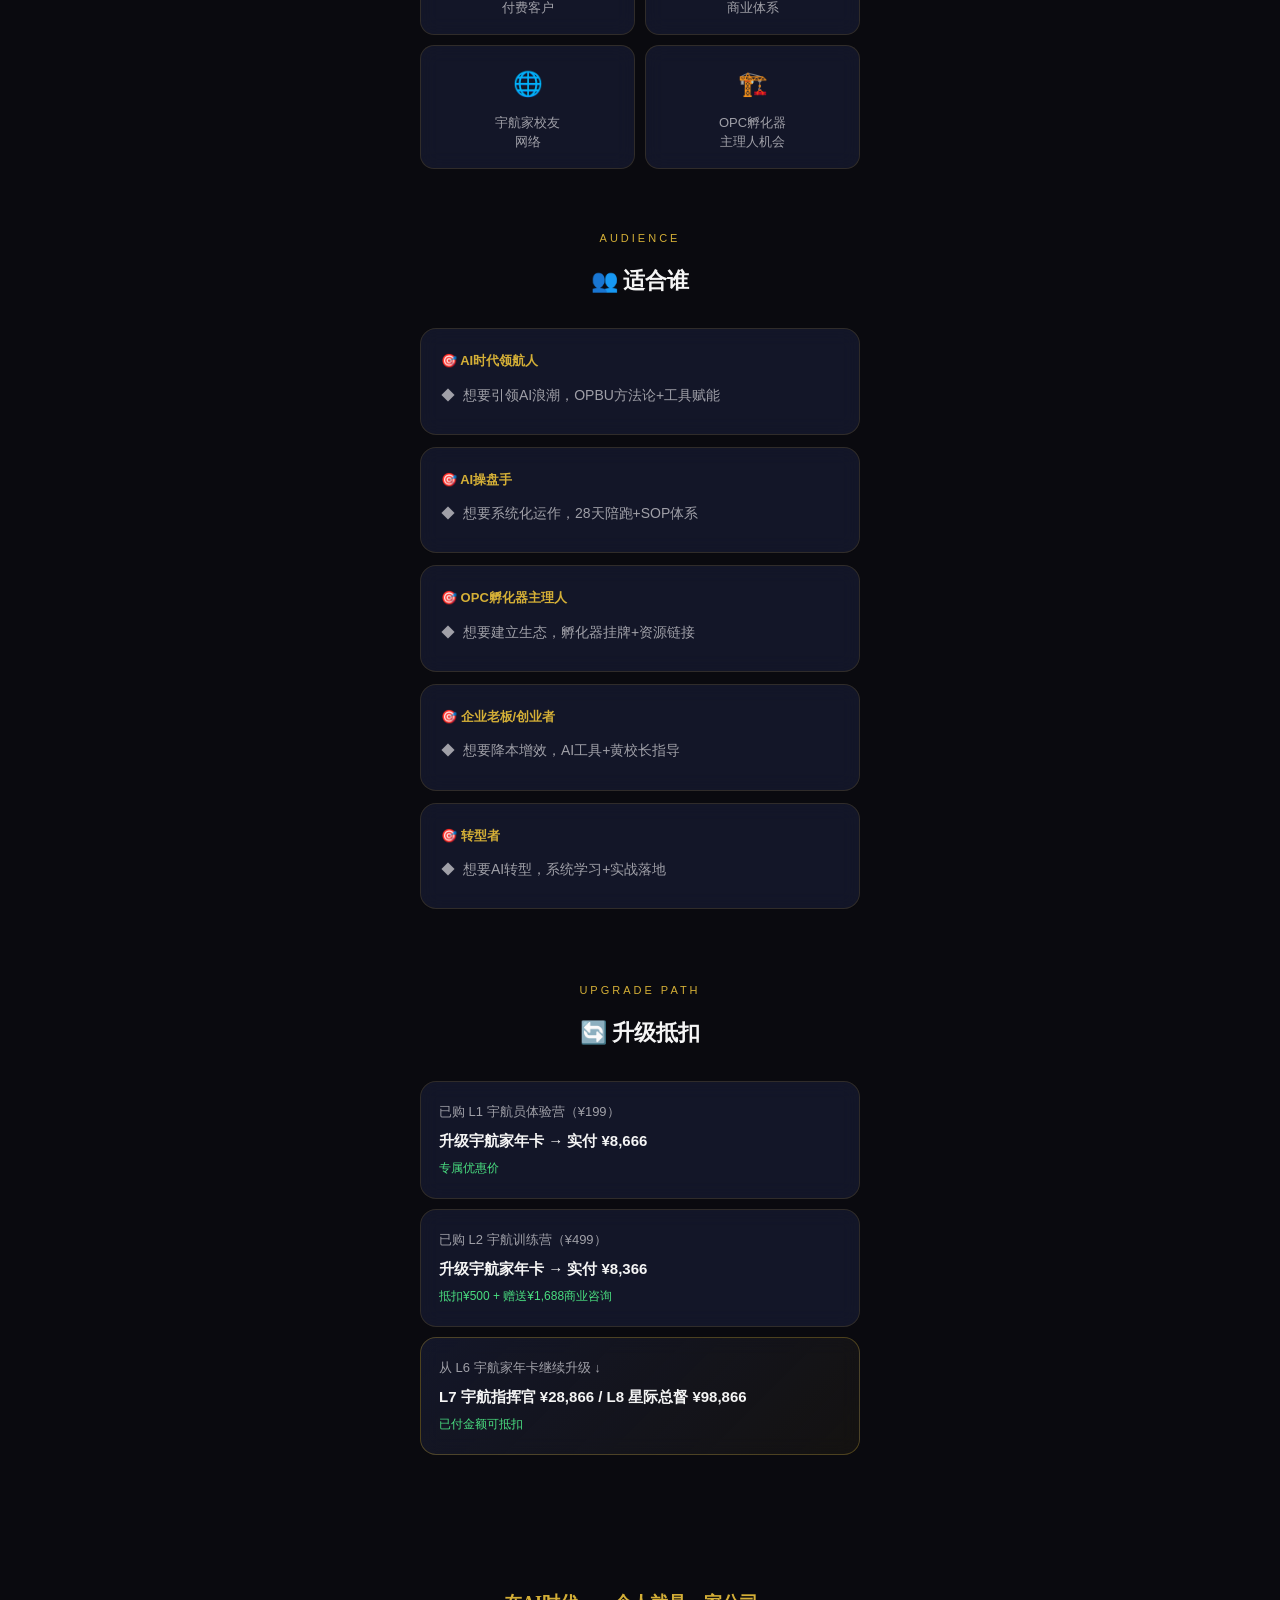
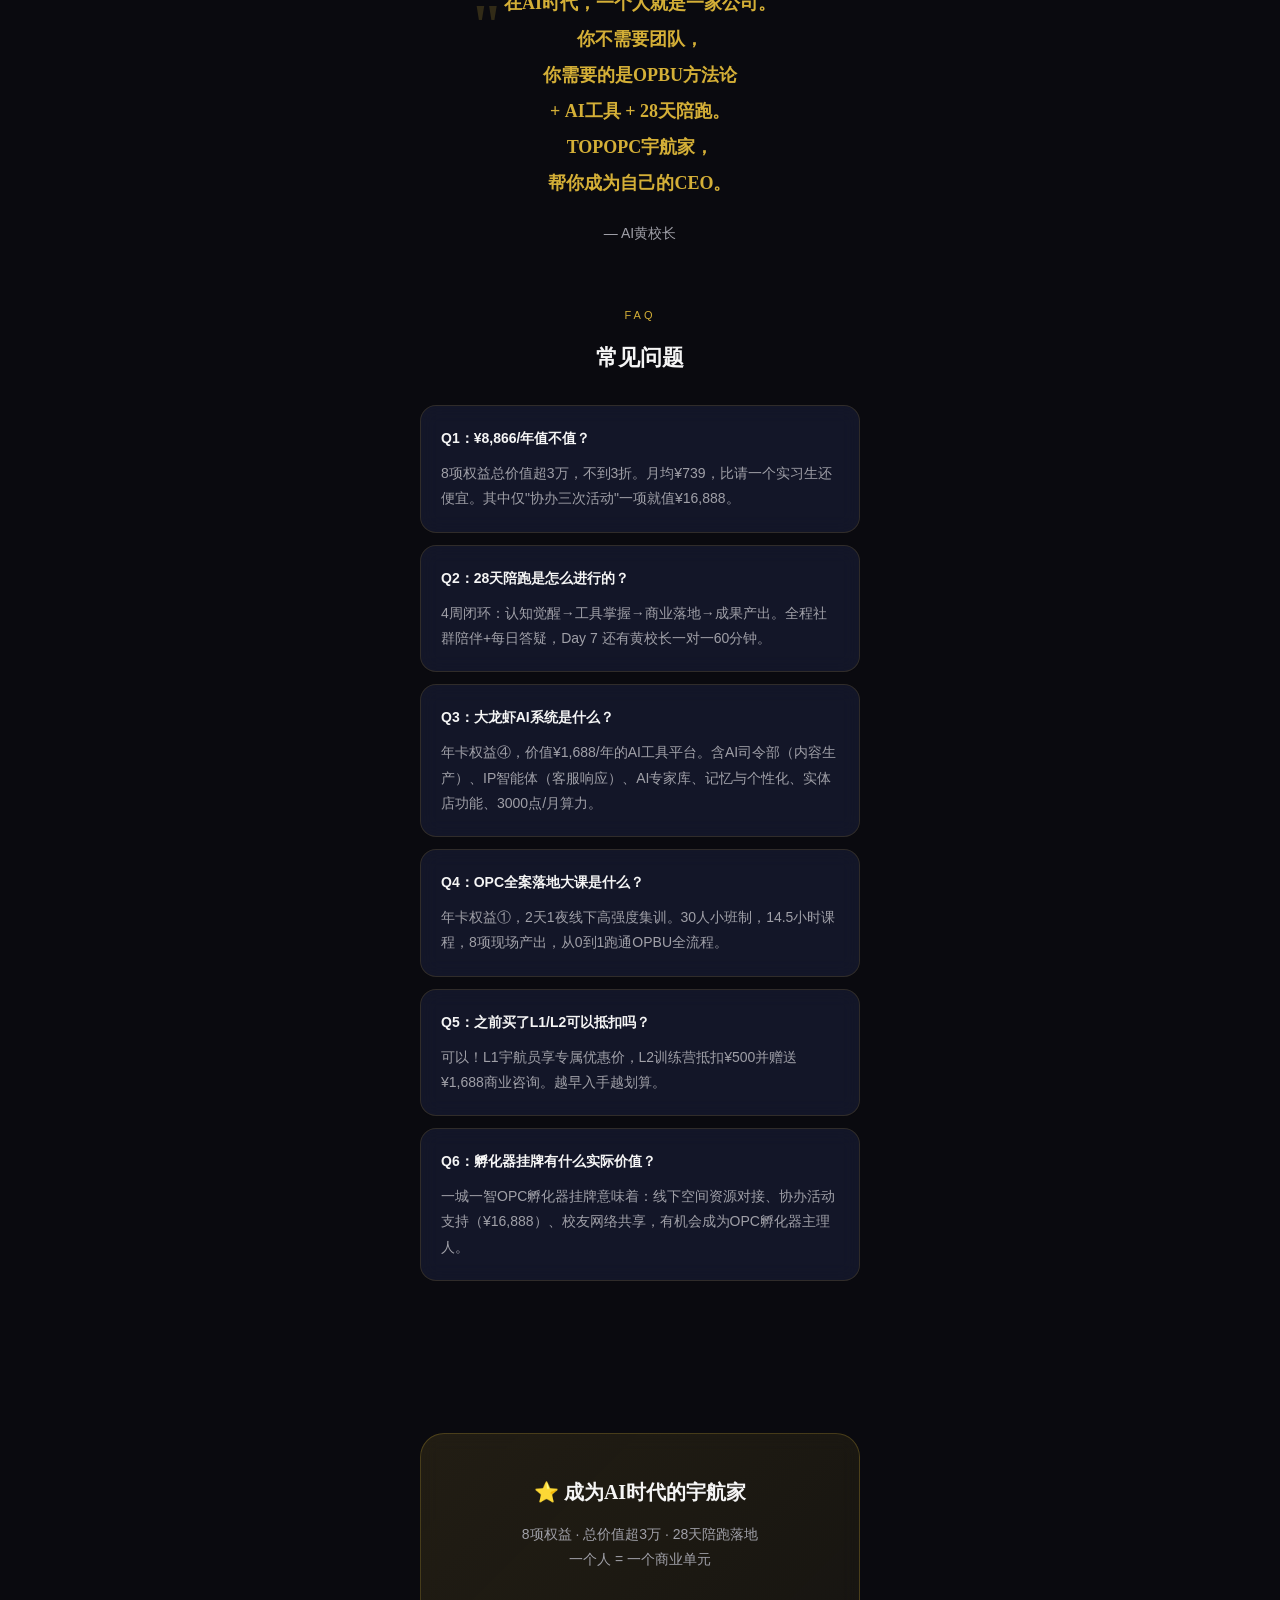
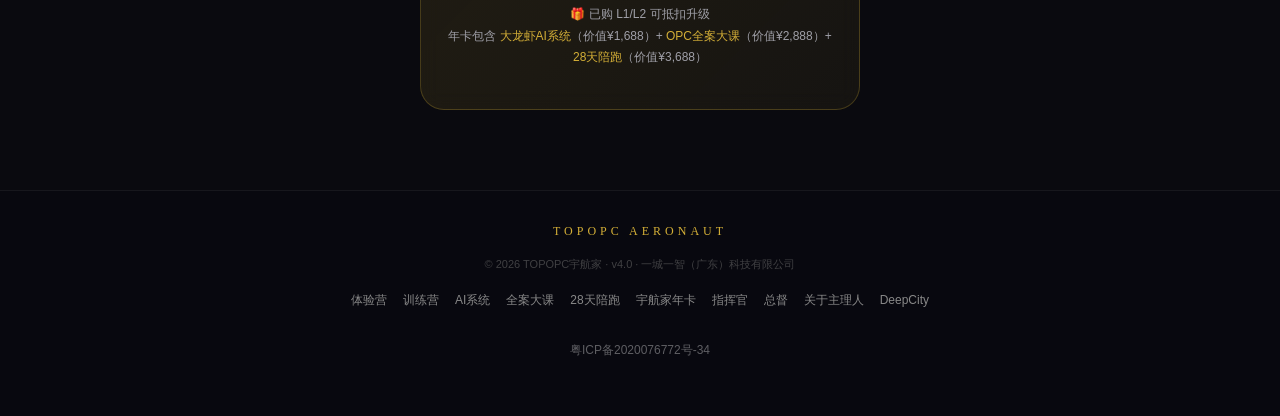
<file: annual-card.html>
<!DOCTYPE html>
<html lang="zh-CN">
<head>
    <meta name="description" content="TOPOPC宇航家年卡L6 · 8大权益总价值超3万 · 年费¥8,866">

    <meta charset="UTF-8">
    <link rel="canonical" href="https://deepcity2035.github.io/topopc-ai-launch/annual-card.html">
    <meta name="viewport" content="width=device-width, initial-scale=1.0, maximum-scale=1.0, user-scalable=no">
    <title>TOPOPC AI宇航家 俱乐部年卡 · L6 · ¥8,866/年 · TOPOPC宇航家</title>
    <link rel="icon" type="image/svg+xml" href="favicon.svg">
    <link rel="apple-touch-icon" href="share-poster-hd.png">
    <link rel="dns-prefetch" href="https://fonts.googleapis.cn">
    <link rel="preconnect" href="https://fonts.googleapis.cn" crossorigin>
    <link rel="dns-prefetch" href="https://fonts.gstatic.com">
    <link rel="preconnect" href="https://fonts.gstatic.com" crossorigin>
    <link rel="preload" as="style" href="https://fonts.googleapis.cn/css2?family=Cinzel:wght@400;700&family=Noto+Serif+SC:wght@400;600;700&family=Noto+Sans+SC:wght@300;400;500;700&display=swap" crossorigin onload="this.onload=null;this.rel='stylesheet'">
    <link href="https://fonts.googleapis.cn/css2?family=Cinzel:wght@400;700&family=Noto+Serif+SC:wght@400;600;700&family=Noto+Sans+SC:wght@300;400;500;700&display=swap" rel="stylesheet">
        <link rel="stylesheet" href="shared.css">
    <style>
        :root {
            --deep-space: #0a0a0f;
            --cosmic-blue: #1a1f3a;
            --nebula-purple: #2d1b4e;
            --star-gold: #d4af37;
            --star-gold-light: #f4d03f;
            --text-primary: #f5f5f5;
            --text-secondary: #a0a0a8;
            --card-border: rgba(212, 175, 55, 0.15);
            --card-bg: rgba(26, 31, 58, 0.6);
            --green-accent: #4ade80;
            --purple-accent: #a78bfa;
            --blue-accent: #60a5fa;
            --red-accent: #f87171;
            --gold-gradient: linear-gradient(135deg, #d4af37, #f4d03f, #d4af37);
        }
        * { margin: 0; padding: 0; box-sizing: border-box; }
        body {
            font-family: "Noto Sans SC", -apple-system, sans-serif;
            background: var(--deep-space);
            color: var(--text-primary);
            line-height: 1.8;
            overflow-x: hidden;
            -webkit-font-smoothing: antialiased;
        }
        .starfield {
            position: fixed; top: 0; left: 0;
            width: 100%; height: 100%;
            pointer-events: none; z-index: 0;
            background: 
                radial-gradient(ellipse at 20% 80%, rgba(45, 27, 78, 0.5) 0%, transparent 50%),
                radial-gradient(ellipse at 80% 20%, rgba(26, 31, 58, 0.6) 0%, transparent 50%),
                radial-gradient(ellipse at 50% 50%, rgba(10, 10, 15, 1) 0%, rgba(5, 5, 10, 1) 100%);
        }
        .star { position: absolute; background: white; border-radius: 50%; animation: twinkle 3s infinite ease-in-out; }
        @keyframes twinkle {
            0%, 100% { opacity: 0.3; transform: scale(1); }
            50% { opacity: 1; transform: scale(1.2); }
        }
        .container { position: relative; z-index: 1; max-width: 480px; margin: 0 auto; padding: 0 20px; }
        .back-nav {
            position: fixed; top: 16px; left: 16px; z-index: 100;
            background: rgba(10, 10, 15, 0.85); backdrop-filter: blur(10px);
            border: 1px solid var(--card-border); border-radius: 50px;
            padding: 8px 16px; text-decoration: none; color: var(--star-gold);
            font-size: 13px; font-weight: 500; display: flex; align-items: center; gap: 6px;
            transition: all 0.3s;
        }
        .back-nav:hover { background: rgba(212, 175, 55, 0.15); }

        /* ===== HERO ===== */
        .hero { padding-top: 52px;
            min-height: 100vh; display: flex; flex-direction: column;
            justify-content: center; align-items: center; text-align: center;
            padding: 100px 0 60px;
        }
        .hero-badge {
            display: inline-flex; align-items: center; gap: 8px;
            background: linear-gradient(135deg, rgba(212, 175, 55, 0.15), rgba(244, 208, 63, 0.08));
            border: 1px solid rgba(212, 175, 55, 0.3); border-radius: 50px;
            padding: 10px 20px; font-size: 12px; color: var(--star-gold);
            margin-bottom: 28px; letter-spacing: 2px;
        }
        .hero-badge .badge-tag {
            background: rgba(212, 175, 55, 0.2); border-radius: 50px;
            padding: 3px 10px; color: var(--star-gold-light); font-size: 11px; font-weight: 700;
        }
        .hero-title {
            font-family: "Noto Serif SC", serif; font-size: 28px; font-weight: 700;
            line-height: 1.3; margin-bottom: 12px;
            background: linear-gradient(135deg, var(--text-primary) 20%, var(--star-gold) 80%);
            -webkit-background-clip: text; -webkit-text-fill-color: transparent; background-clip: text;
        }
        .hero-tagline {
            font-size: 16px; color: var(--star-gold); margin-bottom: 12px;
            font-weight: 500; letter-spacing: 1px;
        }
        .hero-desc {
            font-size: 15px; color: var(--text-secondary); margin-bottom: 32px;
            line-height: 1.8; max-width: 360px;
        }
        .hero-method {
            display: inline-flex; align-items: center; gap: 8px;
            background: rgba(167, 139, 250, 0.1); border: 1px solid rgba(167, 139, 250, 0.2);
            border-radius: 12px; padding: 10px 18px; margin-bottom: 32px;
            font-size: 13px; color: var(--purple-accent);
        }
        .hero-method strong { color: var(--text-primary); font-weight: 600; }
        .price-card {
            background: linear-gradient(135deg, rgba(212, 175, 55, 0.12), rgba(244, 208, 63, 0.05));
            border: 1px solid rgba(212, 175, 55, 0.25); border-radius: 24px;
            padding: 28px 36px; margin-bottom: 24px; text-align: center;
        }
        .price-label { font-size: 12px; color: var(--text-secondary); letter-spacing: 2px; margin-bottom: 8px; }
        .price-value { font-size: 48px; font-weight: 700; color: var(--star-gold); line-height: 1.1; }
        .price-value span { font-size: 20px; font-weight: 400; }
        .price-original { font-size: 14px; color: var(--text-secondary); margin-top: 8px; text-decoration: line-through; opacity: 0.6; }
        .price-save { font-size: 14px; color: var(--green-accent); margin-top: 6px; font-weight: 500; }
        .hero-stats { display: flex; justify-content: center; gap: 24px; margin-bottom: 40px; flex-wrap: wrap; }
        .stat-item { text-align: center; }
        .stat-num { font-size: 22px; font-weight: 700; color: var(--star-gold); }
        .stat-label { font-size: 11px; color: var(--text-secondary); margin-top: 4px; }
        .scroll-hint {
            display: flex; flex-direction: column; align-items: center; gap: 8px;
            color: var(--text-secondary); font-size: 12px; animation: bounce 2s infinite;
        }
        @keyframes bounce { 0%, 100% { transform: translateY(0); } 50% { transform: translateY(10px); } }

        /* ===== SECTIONS ===== */
        .section { padding: 60px 0; }
        .section-header { text-align: center; margin-bottom: 28px; }
        .section-tag {
            font-size: 11px; color: var(--star-gold); letter-spacing: 3px;
            text-transform: uppercase; margin-bottom: 12px;
        }
        .section-title { font-family: "Noto Serif SC", serif; font-size: 22px; font-weight: 600; }

        /* ===== 8 BENEFITS ===== */
        .benefit-group-title {
            display: flex; align-items: center; gap: 10px;
            margin-bottom: 16px; margin-top: 24px;
        }
        .benefit-group-title:first-child { margin-top: 0; }
        .group-dot { width: 8px; height: 8px; border-radius: 50%; flex-shrink: 0; }
        .group-dot.gold { background: var(--star-gold); }
        .group-dot.blue { background: var(--blue-accent); }
        .group-dot.green { background: var(--green-accent); }
        .group-label { font-size: 13px; font-weight: 600; letter-spacing: 1px; }
        .group-label.gold { color: var(--star-gold); }
        .group-label.blue { color: var(--blue-accent); }
        .group-label.green { color: var(--green-accent); }

        .benefit-card {
            background: var(--card-bg); border: 1px solid var(--card-border);
            border-radius: 18px; padding: 20px; margin-bottom: 14px;
            backdrop-filter: blur(10px); transition: all 0.3s;
        }
        .benefit-card:hover { border-color: rgba(212, 175, 55, 0.3); transform: translateY(-2px); }
        .benefit-card.featured {
            border-color: rgba(212, 175, 55, 0.25);
            background: linear-gradient(135deg, rgba(26, 31, 58, 0.7), rgba(212, 175, 55, 0.05));
        }
        .benefit-top { display: flex; align-items: center; gap: 12px; margin-bottom: 10px; }
        .benefit-num {
            width: 32px; height: 32px; border-radius: 10px;
            background: linear-gradient(135deg, rgba(212, 175, 55, 0.2), rgba(244, 208, 63, 0.1));
            border: 1px solid rgba(212, 175, 55, 0.2);
            display: flex; align-items: center; justify-content: center;
            font-size: 13px; font-weight: 700; color: var(--star-gold); flex-shrink: 0;
        }
        .benefit-title { font-size: 15px; font-weight: 600; color: var(--text-primary); flex: 1; }
        .benefit-value {
            font-size: 11px; color: var(--green-accent); background: rgba(74, 222, 128, 0.1);
            border: 1px solid rgba(74, 222, 128, 0.15); border-radius: 50px;
            padding: 3px 10px; flex-shrink: 0;
        }
        .benefit-desc { font-size: 14px; color: var(--text-secondary); line-height: 1.7; padding-left: 44px; }
        .benefit-link {
            display: inline-block; margin-top: 8px; margin-left: 44px;
            font-size: 12px; color: var(--star-gold); text-decoration: none;
            border-bottom: 1px dashed rgba(212, 175, 55, 0.3);
        }

        /* ===== VALUE STACK ===== */
        .value-stack {
            background: linear-gradient(135deg, rgba(212, 175, 55, 0.08), rgba(244, 208, 63, 0.03));
            border: 1px solid rgba(212, 175, 55, 0.2); border-radius: 20px;
            padding: 28px 20px; margin-top: 20px;
        }
        .value-row {
            display: flex; justify-content: space-between; align-items: center;
            padding: 10px 0; border-bottom: 1px solid rgba(212, 175, 55, 0.08);
            font-size: 14px;
        }
        .value-row:last-child { border-bottom: none; }
        .value-name { color: var(--text-secondary); }
        .value-price { color: var(--text-primary); font-weight: 500; }
        .value-total {
            display: flex; justify-content: space-between; align-items: center;
            padding: 14px 0 0; margin-top: 8px; border-top: 1px solid rgba(212, 175, 55, 0.2);
        }
        .value-total .value-name { color: var(--text-primary); font-weight: 600; font-size: 15px; }
        .value-total .value-price { color: var(--star-gold); font-size: 18px; font-weight: 700; }
        .value-you-pay {
            display: flex; justify-content: space-between; align-items: center;
            padding: 10px 14px; margin-top: 12px;
            background: rgba(74, 222, 128, 0.1); border: 1px solid rgba(74, 222, 128, 0.15);
            border-radius: 12px;
        }
        .value-you-pay .value-name { color: var(--green-accent); font-weight: 600; }
        .value-you-pay .value-price { color: var(--green-accent); font-size: 20px; font-weight: 700; }

        /* ===== 4 CORE VALUES ===== */
        .core-card {
            background: var(--card-bg); border: 1px solid var(--card-border);
            border-radius: 18px; padding: 22px; margin-bottom: 14px; backdrop-filter: blur(10px);
        }
        .core-header { display: flex; align-items: center; gap: 12px; margin-bottom: 14px; }
        .core-icon {
            width: 44px; height: 44px; border-radius: 14px;
            display: flex; align-items: center; justify-content: center;
            font-size: 22px; flex-shrink: 0;
        }
        .core-icon.g1 { background: rgba(212, 175, 55, 0.15); border: 1px solid rgba(212, 175, 55, 0.2); }
        .core-icon.g2 { background: rgba(167, 139, 250, 0.15); border: 1px solid rgba(167, 139, 250, 0.2); }
        .core-icon.g3 { background: rgba(96, 165, 250, 0.15); border: 1px solid rgba(96, 165, 250, 0.2); }
        .core-icon.g4 { background: rgba(74, 222, 128, 0.15); border: 1px solid rgba(74, 222, 128, 0.2); }
        .core-title { font-size: 15px; font-weight: 600; color: var(--text-primary); }
        .core-subtitle { font-size: 12px; color: var(--text-secondary); margin-top: 2px; }
        .core-items { display: flex; flex-direction: column; gap: 6px; }
        .core-item {
            display: flex; align-items: flex-start; gap: 8px; font-size: 13px;
            color: var(--text-secondary); line-height: 1.6;
        }
        .core-item .dot { color: var(--star-gold); flex-shrink: 0; font-size: 10px; margin-top: 4px; }

        /* ===== 28 DAY TIMELINE ===== */
        .week-card {
            background: var(--card-bg); border: 1px solid var(--card-border);
            border-radius: 18px; padding: 22px; margin-bottom: 16px; backdrop-filter: blur(10px);
        }
        .week-header { display: flex; align-items: center; gap: 10px; margin-bottom: 16px; }
        .week-badge {
            padding: 4px 12px; border-radius: 50px; font-size: 11px; font-weight: 700;
            letter-spacing: 1px;
        }
        .week-badge.w1 { background: rgba(96, 165, 250, 0.15); color: var(--blue-accent); border: 1px solid rgba(96, 165, 250, 0.2); }
        .week-badge.w2 { background: rgba(167, 139, 250, 0.15); color: var(--purple-accent); border: 1px solid rgba(167, 139, 250, 0.2); }
        .week-badge.w3 { background: rgba(212, 175, 55, 0.15); color: var(--star-gold); border: 1px solid rgba(212, 175, 55, 0.2); }
        .week-badge.w4 { background: rgba(74, 222, 128, 0.15); color: var(--green-accent); border: 1px solid rgba(74, 222, 128, 0.2); }
        .week-title { font-size: 14px; font-weight: 600; color: var(--text-primary); }
        .week-days { display: grid; grid-template-columns: 1fr 1fr; gap: 8px; }
        .day-item {
            background: rgba(10, 10, 15, 0.4); border-radius: 10px;
            padding: 10px 12px; display: flex; flex-direction: column; gap: 2px;
        }
        .day-num { font-size: 10px; color: var(--text-secondary); opacity: 0.6; }
        .day-theme { font-size: 12px; color: var(--text-primary); font-weight: 500; }
        .day-content { font-size: 11px; color: var(--text-secondary); line-height: 1.4; }

        /* ===== OUTCOMES ===== */
        .outcome-grid { display: grid; grid-template-columns: 1fr 1fr; gap: 10px; }
        .outcome-item {
            background: var(--card-bg); border: 1px solid var(--card-border);
            border-radius: 14px; padding: 16px; text-align: center; backdrop-filter: blur(10px);
        }
        .outcome-icon { font-size: 24px; margin-bottom: 8px; }
        .outcome-text { font-size: 13px; color: var(--text-secondary); line-height: 1.5; }

        /* ===== AUDIENCE ===== */
        .audience-card {
            background: var(--card-bg); border: 1px solid var(--card-border);
            border-radius: 16px; padding: 20px; margin-bottom: 12px; backdrop-filter: blur(10px);
        }
        .audience-label { font-size: 13px; font-weight: 600; margin-bottom: 10px; }
        .audience-label.gold { color: var(--star-gold); }
        .audience-row { display: flex; align-items: flex-start; gap: 8px; font-size: 14px; color: var(--text-secondary); margin-bottom: 6px; }
        .audience-row .icon { flex-shrink: 0; }

        /* ===== UPGRADE PATH ===== */
        .upgrade-card {
            background: var(--card-bg); border: 1px solid var(--card-border);
            border-radius: 16px; padding: 18px; margin-bottom: 10px; backdrop-filter: blur(10px);
        }
        .upgrade-from { font-size: 13px; color: var(--text-secondary); margin-bottom: 4px; }
        .upgrade-to { font-size: 15px; color: var(--text-primary); font-weight: 600; }
        .upgrade-save { font-size: 12px; color: var(--green-accent); margin-top: 4px; }

        /* ===== SPIRIT QUOTE ===== */
        .spirit-section { padding: 60px 0; text-align: center; }
        .spirit-quote {
            font-family: "Noto Serif SC", serif; font-size: 18px; font-weight: 600;
            line-height: 2; color: var(--star-gold); max-width: 340px; margin: 0 auto;
            position: relative; padding: 0 20px;
        }
        .spirit-quote::before { content: '"'; font-size: 60px; color: rgba(212, 175, 55, 0.2); position: absolute; top: -20px; left: 0; }
        .spirit-author { font-size: 14px; color: var(--text-secondary); margin-top: 20px; }

        /* ===== FAQ ===== */
        .faq-card {
            background: var(--card-bg); border: 1px solid var(--card-border);
            border-radius: 16px; padding: 20px; margin-bottom: 12px; backdrop-filter: blur(10px);
        }
        .faq-q { font-size: 14px; font-weight: 600; color: var(--text-primary); margin-bottom: 10px; }
        .faq-a { font-size: 14px; color: var(--text-secondary); line-height: 1.8; }

        /* ===== CTA ===== */
        .cta-section { padding: 80px 0; text-align: center; }
        .cta-card {
            background: linear-gradient(135deg, rgba(212, 175, 55, 0.12), rgba(244, 208, 63, 0.05));
            border: 1px solid rgba(212, 175, 55, 0.25); border-radius: 24px;
            padding: 40px 24px; backdrop-filter: blur(10px);
        }
        .cta-title { font-family: "Noto Serif SC", serif; font-size: 20px; font-weight: 600; margin-bottom: 12px; }
        .cta-subtitle { font-size: 14px; color: var(--text-secondary); margin-bottom: 32px; line-height: 1.8; }
        .cta-button {
            display: inline-flex; align-items: center; gap: 10px;
            background: linear-gradient(135deg, var(--star-gold), #b8962e);
            color: var(--deep-space); padding: 18px 40px; border-radius: 50px;
            font-size: 16px; font-weight: 700; text-decoration: none;
            transition: all 0.3s; box-shadow: 0 8px 32px rgba(212, 175, 55, 0.3);
        }
        .cta-button:hover { transform: translateY(-2px); box-shadow: 0 12px 40px rgba(212, 175, 55, 0.4); }
        .cta-note {
            margin-top: 20px; font-size: 12px; color: var(--text-secondary); line-height: 1.8;
        }
        .cta-note a { color: var(--star-gold); text-decoration: none; font-weight: 500; }

        /* ===== FOOTER ===== */
        .page-footer { padding: 40px 0 60px; text-align: center; border-top: 1px solid var(--card-border); }
        .footer-logo { font-family: "Cinzel", serif; font-size: 20px; color: var(--star-gold); margin-bottom: 8px; letter-spacing: 2px; }
        .footer-tagline { font-size: 13px; color: var(--text-secondary); margin-bottom: 20px; }
        .footer-contact { font-size: 12px; color: var(--text-secondary); line-height: 2; }
        .footer-contact a { color: var(--star-gold); text-decoration: none; }
        .footer-copy { font-size: 12px; color: var(--text-secondary); opacity: 0.6; margin-top: 12px; }
        /* ===== GLOBAL NAV ===== */
        .global-nav {
            position: fixed; top: 0; left: 0; right: 0; z-index: 1000;
            display: flex; align-items: center; justify-content: space-between;
            padding: 0 24px; height: 52px;
            background: rgba(8, 8, 15, 0.9); backdrop-filter: blur(12px);
            border-bottom: 1px solid rgba(255,255,255,0.06);
        }

        /* Footer */
        .global-footer {
            text-align: center; padding: 30px 24px;
            border-top: 1px solid rgba(255,255,255,0.06);
            background: rgba(8, 8, 15, 0.6);
        }
        .global-footer .footer-brand {
            font-family: "Cinzel", serif; font-size: 12px; color: #d4af37;
            letter-spacing: 4px; margin-bottom: 6px;
        }
        .global-footer .footer-copy {
            font-size: 11px; color: #666; margin-bottom: 16px;
        }
        .global-footer .footer-links {
            display: flex; justify-content: center; flex-wrap: wrap; gap: 16px; margin-bottom: 16px;
        }
        .global-footer .footer-links a {
            color: #888; text-decoration: none; font-size: 12px; transition: color 0.3s;
        }
        .global-footer .footer-links a:hover { color: #d4af37; }

    .qr-modal {
        display: none;
        position: fixed;
        top: 0;
        left: 0;
        width: 100%;
        height: 100%;
        background: rgba(0, 0, 0, 0.85);
        z-index: 9999;
        justify-content: center;
        align-items: center;
    }
    .qr-modal.show { display: flex; }
    .qr-content {
        background: #1a1a2e;
        padding: 32px;
        border-radius: 16px;
        text-align: center;
        position: relative;
    }
    .qr-close {
        position: absolute;
        top: 12px;
        right: 16px;
        background: none;
        border: none;
        color: #888;
        font-size: 28px;
        cursor: pointer;
    }
    .qr-close:hover { color: #fff; }
    .qr-img { width: 240px; border-radius: 8px; }
    .qr-tip { color: #f5f5f5; margin-top: 16px; font-size: 14px; }

</style>

    <meta property="og:type" content="website">
    <meta property="og:title" content="L6宇航家年卡 · TOPOPC宇航家">
    <meta property="og:description" content="8大权益总价值超3万，年费仅¥8,866。含全部课程、工具、社群、1对1辅导。">
    <meta property="og:image" content="https://deepcity2035.github.io/topopc-ai-launch/share-poster-hd.png">
    <meta property="og:url" content="https://deepcity2035.github.io/topopc-ai-launch/annual-card.html">
    <meta name="twitter:card" content="summary_large_image">
    <meta name="twitter:title" content="L6宇航家年卡 · TOPOPC宇航家">
    <meta name="twitter:description" content="8大权益总价值超3万，年费仅¥8,866。含全部课程、工具、社群、1对1辅导。">
    <meta name="twitter:image" content="https://deepcity2035.github.io/topopc-ai-launch/share-poster-hd.png">

    <script type="application/ld+json">{"@context": "https://schema.org", "@type": "Product", "name": "TOPOPC宇航家年卡", "description": "TOPOPC宇航家年卡 · L6核心产品 · 8大核心权益总价值超3万", "url": "https://deepcity2035.github.io/topopc-ai-launch/annual-card.html", "brand": {"@type": "Brand", "name": "TOPOPC宇航家"}, "offers": {"@type": "Offer", "priceCurrency": "CNY", "price": "8866", "availability": "https://schema.org/InStock"}}</script>
  </head>
<body style="background:#0a0a0f">
        </div>
    </div>

    <!-- Global Nav -->
    <div class="starfield" id="starfield"></div>
    <a href="index.html" class="back-nav">← 返回发售页</a>

    <!-- ===== HERO ===== -->
    <section class="hero">
        <div class="container">
            <div class="hero-badge">
                <span>🏠</span>
                <span>L6 核心层</span>
                <span class="badge-tag">宇航家年卡</span>
            </div>
            <h1 class="hero-title">AI时代领航人的<br>成长加速器</h1>
            <div class="hero-tagline">8项权益 · 总价值超3万 · 一站式交付</div>
            <p class="hero-desc">OPBU方法论 + 28天陪跑 + AI工具包 + 孵化器资源<br>一个人 = 一个商业单元</p>
            <div class="hero-method">
                <span>📐</span>
                <span>核心方法论：<strong>OPBU</strong> — One Person Business Unit</span>
            </div>
            <div class="price-card">
                <div class="price-label">年卡首发价</div>
                <div class="price-value">¥8,866<span>/年</span></div>
                <div class="price-original">总价值 ¥30,000+</div>
                <div class="price-save">🔥 不到3折 · 省 ¥21,000+</div>
            </div>
            <div class="hero-stats">
                <div class="stat-item">
                    <div class="stat-num">8</div>
                    <div class="stat-label">项权益</div>
                </div>
                <div class="stat-item">
                    <div class="stat-num">28天</div>
                    <div class="stat-label">陪跑落地</div>
                </div>
                <div class="stat-item">
                    <div class="stat-num">3万+</div>
                    <div class="stat-label">总价值</div>
                </div>
                <div class="stat-item">
                    <div class="stat-num">终身</div>
                    <div class="stat-label">社群席位</div>
                </div>
            </div>
            <div class="scroll-hint">
                <span>8项权益详解 ↓</span>
                <span>↓</span>
            </div>
        </div>
    </section>

    <!-- ===== 8 BENEFITS ===== -->
    <section class="section">
        <div class="container">
            <div class="section-header">
                <div class="section-tag">8 BENEFITS</div>
                <h2 class="section-title">🎁 年卡8项权益</h2>
            </div>

            <!-- OPC商学院赋能 -->
            <div class="benefit-group-title">
                <div class="group-dot gold"></div>
                <div class="group-label gold">OPC商学院赋能（5项）</div>
            </div>

            <div class="benefit-card featured">
                <div class="benefit-top">
                    <div class="benefit-num">①</div>
                    <div class="benefit-title">OPC全案落地大课</div>
                    <div class="benefit-value">核心课程</div>
                </div>
                <div class="benefit-desc">2天1夜线下高强度集训，从0到1跑通OPBU一人公司全流程，现场出成果</div>
                <a href="opbc-full-course.html" class="benefit-link">查看课程详情 →</a>
            </div>

            <div class="benefit-card featured">
                <div class="benefit-top">
                    <div class="benefit-num">②</div>
                    <div class="benefit-title">OPBU·28天一对一陪跑</div>
                    <div class="benefit-value">核心服务</div>
                </div>
                <div class="benefit-desc">全程社群陪伴 + 每日答疑，4周闭环从认知觉醒到成果产出</div>
                <a href="opbu28.html" class="benefit-link">查看28天体系 →</a>
            </div>

            <div class="benefit-card">
                <div class="benefit-top">
                    <div class="benefit-num">③</div>
                    <div class="benefit-title">黄校长一对一 60分钟</div>
                    <div class="benefit-value">¥1,688</div>
                </div>
                <div class="benefit-desc">深度咨询 + 方向指导，精准定位你的AI商业路径</div>
            </div>

            <div class="benefit-card">
                <div class="benefit-top">
                    <div class="benefit-num">④</div>
                    <div class="benefit-title">AI工具包年度使用权</div>
                    <div class="benefit-value">持续更新</div>
                </div>
                <div class="benefit-desc">大龙虾AI平台（ailonglong.com）年度会员：AI司令部 + IP智能体 + AI专家库 + 记忆与个性化 + 实体店功能 + 3,000点/月算力</div>
                <a href="long-system.html" class="benefit-link">了解大龙虾AI系统 →</a>
            </div>

            <div class="benefit-card">
                <div class="benefit-top">
                    <div class="benefit-num">⑤</div>
                    <div class="benefit-title">个性化AI商业模式</div>
                    <div class="benefit-value">战略咨询</div>
                </div>
                <div class="benefit-desc">定制化商业方案设计，帮你找到最适合的AI变现路径</div>
            </div>

            <!-- OPC孵化器培育 -->
            <div class="benefit-group-title">
                <div class="group-dot blue"></div>
                <div class="group-label blue">OPC孵化器培育（2项）</div>
            </div>

            <div class="benefit-card">
                <div class="benefit-top">
                    <div class="benefit-num">⑥</div>
                    <div class="benefit-title">一城一智OPC孵化器挂牌</div>
                    <div class="benefit-value">资源链接</div>
                </div>
                <div class="benefit-desc">线下空间资源对接，共享TOPOPC生态基础设施</div>
            </div>

            <div class="benefit-card">
                <div class="benefit-top">
                    <div class="benefit-num">⑦</div>
                    <div class="benefit-title">协办三次活动</div>
                    <div class="benefit-value">¥16,888</div>
                </div>
                <div class="benefit-desc">获得 ¥16,888 活动支持，协办线下沙龙、体验营等，快速积累人脉和影响力</div>
            </div>

            <!-- OPC生态社区 -->
            <div class="benefit-group-title">
                <div class="group-dot green"></div>
                <div class="group-label green">OPC生态社区链接（1项）</div>
            </div>

            <div class="benefit-card">
                <div class="benefit-top">
                    <div class="benefit-num">⑧</div>
                    <div class="benefit-title">星链社群终身席位</div>
                    <div class="benefit-value">生态赋能</div>
                </div>
                <div class="benefit-desc">TOPOPC校友网络 + 资源链接，一次加入终身受益，持续获取最新AI商业情报</div>
            </div>

            <!-- VALUE STACK -->
            <div class="value-stack">
                <div class="value-row">
                    <span class="value-name">① OPC全案落地大课</span>
                    <span class="value-price">¥2,888</span>
                </div>
                <div class="value-row">
                    <span class="value-name">② OPBU 28天陪跑</span>
                    <span class="value-price">¥3,688</span>
                </div>
                <div class="value-row">
                    <span class="value-name">③ 黄校长一对一 60分钟</span>
                    <span class="value-price">¥1,688</span>
                </div>
                <div class="value-row">
                    <span class="value-name">④ AI工具包年度会员</span>
                    <span class="value-price">¥1,688</span>
                </div>
                <div class="value-row">
                    <span class="value-name">⑤ 个性化AI商业模式</span>
                    <span class="value-price">¥5,000</span>
                </div>
                <div class="value-row">
                    <span class="value-name">⑥ OPC孵化器挂牌</span>
                    <span class="value-price">资源对接</span>
                </div>
                <div class="value-row">
                    <span class="value-name">⑦ 三次活动协办</span>
                    <span class="value-price">¥16,888</span>
                </div>
                <div class="value-row">
                    <span class="value-name">⑧ 星链社群终身席位</span>
                    <span class="value-price">无价</span>
                </div>
                <div class="value-total">
                    <span class="value-name">总价值</span>
                    <span class="value-price">¥30,000+</span>
                </div>
                <div class="value-you-pay">
                    <span class="value-name">年卡首发价</span>
                    <span class="value-price">¥8,866/年</span>
                </div>
            </div>
        </div>
    </section>

    <!-- ===== 4 CORE VALUES ===== -->
    <section class="section" style="padding-top:0;">
        <div class="container">
            <div class="section-header">
                <div class="section-tag">4 CORE VALUES</div>
                <h2 class="section-title">🚀 四大核心价值</h2>
            </div>

            <div class="core-card">
                <div class="core-header">
                    <div class="core-icon g1">🤖</div>
                    <div>
                        <div class="core-title">IP智能体获客</div>
                        <div class="core-subtitle">让客户主动找上门</div>
                    </div>
                </div>
                <div class="core-items">
                    <div class="core-item"><span class="dot">◆</span>企业老板：降低获客成本</div>
                    <div class="core-item"><span class="dot">◆</span>创业者：快速建立自动化获客系统</div>
                    <div class="core-item"><span class="dot">◆</span>转型者：用AI工具重构业务模式</div>
                </div>
            </div>

            <div class="core-card">
                <div class="core-header">
                    <div class="core-icon g2">🏢</div>
                    <div>
                        <div class="core-title">AI一人公司运营</div>
                        <div class="core-subtitle">一个人顶一个团队</div>
                    </div>
                </div>
                <div class="core-items">
                    <div class="core-item"><span class="dot">◆</span>OPBU方法论学习与实践</div>
                    <div class="core-item"><span class="dot">◆</span>28天一对一陪跑落地</div>
                    <div class="core-item"><span class="dot">◆</span>黄校长战略指导</div>
                </div>
            </div>

            <div class="core-card">
                <div class="core-header">
                    <div class="core-icon g3">🏗️</div>
                    <div>
                        <div class="core-title">OPC孵化器建设</div>
                        <div class="core-subtitle">共享TOPOPC生态资源</div>
                    </div>
                </div>
                <div class="core-items">
                    <div class="core-item"><span class="dot">◆</span>一城一智线下空间挂牌</div>
                    <div class="core-item"><span class="dot">◆</span>三次活动协办支持</div>
                    <div class="core-item"><span class="dot">◆</span>校友网络资源共享</div>
                </div>
            </div>

            <div class="core-card">
                <div class="core-header">
                    <div class="core-icon g4">💰</div>
                    <div>
                        <div class="core-title">全年仅需 ¥8,866</div>
                        <div class="core-subtitle">四大价值一站式交付</div>
                    </div>
                </div>
                <div class="core-items">
                    <div class="core-item"><span class="dot">◆</span>总价值超3万，不到3折</div>
                    <div class="core-item"><span class="dot">◆</span>月均仅 ¥739，比请一个实习生还便宜</div>
                    <div class="core-item"><span class="dot">◆</span>一次投资，全年受益</div>
                </div>
            </div>
        </div>
    </section>

    <!-- ===== 28 DAY TIMELINE ===== -->
    <section class="section" style="padding-top:0;">
        <div class="container">
            <div class="section-header">
                <div class="section-tag">28 DAY JOURNEY</div>
                <h2 class="section-title">📋 28天OPBU陪跑体系</h2>
            </div>

            <div class="week-card">
                <div class="week-header">
                    <span class="week-badge w1">WEEK 1</span>
                    <span class="week-title">认知觉醒期 · Day 1-7</span>
                </div>
                <div class="week-days">
                    <div class="day-item"><div class="day-num">Day 1</div><div class="day-theme">破局</div><div class="day-content">AI时代的商业逻辑</div></div>
                    <div class="day-item"><div class="day-num">Day 2</div><div class="day-theme">定位</div><div class="day-content">找到你的AI细分赛道</div></div>
                    <div class="day-item"><div class="day-num">Day 3</div><div class="day-theme">闭环</div><div class="day-content">OPBU最小商业单元</div></div>
                    <div class="day-item"><div class="day-num">Day 4</div><div class="day-theme">获客</div><div class="day-content">AI时代的流量地图</div></div>
                    <div class="day-item"><div class="day-num">Day 5</div><div class="day-theme">产品</div><div class="day-content">AI时代的个人IP</div></div>
                    <div class="day-item"><div class="day-num">Day 6</div><div class="day-theme">定价</div><div class="day-content">你的服务值多少钱</div></div>
                    <div class="day-item" style="grid-column:1/3;"><div class="day-num">Day 7</div><div class="day-theme">复盘 + 黄校长一对一60分钟 🎯</div><div class="day-content">Week 1 深度复盘</div></div>
                </div>
            </div>

            <div class="week-card">
                <div class="week-header">
                    <span class="week-badge w2">WEEK 2</span>
                    <span class="week-title">工具掌握期 · Day 8-14</span>
                </div>
                <div class="week-days">
                    <div class="day-item"><div class="day-num">Day 8</div><div class="day-theme">智能体</div><div class="day-content">智能超级员工</div></div>
                    <div class="day-item"><div class="day-num">Day 9</div><div class="day-theme">DeepSeek</div><div class="day-content">最强AI助手应用</div></div>
                    <div class="day-item"><div class="day-num">Day 10</div><div class="day-theme">自动化</div><div class="day-content">业务自动化运转</div></div>
                    <div class="day-item"><div class="day-num">Day 11</div><div class="day-theme">内容创作</div><div class="day-content">AI批量生产内容</div></div>
                    <div class="day-item"><div class="day-num">Day 12</div><div class="day-theme">转化</div><div class="day-content">AI提升转化率</div></div>
                    <div class="day-item"><div class="day-num">Day 13</div><div class="day-theme">数据</div><div class="day-content">数据驱动决策</div></div>
                    <div class="day-item" style="grid-column:1/3;"><div class="day-num">Day 14</div><div class="day-theme">Week 2 复盘</div><div class="day-content">工具掌握度评估</div></div>
                </div>
            </div>

            <div class="week-card">
                <div class="week-header">
                    <span class="week-badge w3">WEEK 3</span>
                    <span class="week-title">商业落地期 · Day 15-21</span>
                </div>
                <div class="week-days">
                    <div class="day-item"><div class="day-num">Day 15</div><div class="day-theme">MVP验证</div><div class="day-content">第一个付费客户</div></div>
                    <div class="day-item"><div class="day-num">Day 16</div><div class="day-theme">交付</div><div class="day-content">超预期服务艺术</div></div>
                    <div class="day-item"><div class="day-num">Day 17</div><div class="day-theme">追销</div><div class="day-content">复购与转介绍</div></div>
                    <div class="day-item"><div class="day-num">Day 18</div><div class="day-theme">私域</div><div class="day-content">高活跃社群</div></div>
                    <div class="day-item"><div class="day-num">Day 19</div><div class="day-theme">线上获客</div><div class="day-content">短视频+直播</div></div>
                    <div class="day-item"><div class="day-num">Day 20</div><div class="day-theme">线下获客</div><div class="day-content">活动即获客</div></div>
                    <div class="day-item" style="grid-column:1/3;"><div class="day-num">Day 21</div><div class="day-theme">Week 3 复盘</div><div class="day-content">商业落地检验</div></div>
                </div>
            </div>

            <div class="week-card">
                <div class="week-header">
                    <span class="week-badge w4">WEEK 4</span>
                    <span class="week-title">成果产出期 · Day 22-28</span>
                </div>
                <div class="week-days">
                    <div class="day-item"><div class="day-num">Day 22</div><div class="day-theme">复制</div><div class="day-content">一人到AI团队</div></div>
                    <div class="day-item"><div class="day-num">Day 23</div><div class="day-theme">系统化</div><div class="day-content">可复制SOP设计</div></div>
                    <div class="day-item"><div class="day-num">Day 24</div><div class="day-theme">规模化</div><div class="day-content">增长飞轮</div></div>
                    <div class="day-item"><div class="day-num">Day 25</div><div class="day-theme">品牌化</div><div class="day-content">从个人到品牌</div></div>
                    <div class="day-item"><div class="day-num">Day 26</div><div class="day-theme">融资</div><div class="day-content">让资本看到价值</div></div>
                    <div class="day-item"><div class="day-num">Day 27</div><div class="day-theme">合伙人</div><div class="day-content">搭建OPC孵化器</div></div>
                    <div class="day-item" style="grid-column:1/3;"><div class="day-num">Day 28</div><div class="day-theme">🎓 毕业</div><div class="day-content">成果展示与未来规划</div></div>
                </div>
            </div>
        </div>
    </section>

    <!-- ===== OUTCOMES ===== -->
    <section class="section" style="padding-top:0;">
        <div class="container">
            <div class="section-header">
                <div class="section-tag">OUTCOMES</div>
                <h2 class="section-title">✅ 学员收获</h2>
            </div>
            <div class="outcome-grid">
                <div class="outcome-item">
                    <div class="outcome-icon">🧠</div>
                    <div class="outcome-text">完整的AI商业<br>认知框架</div>
                </div>
                <div class="outcome-item">
                    <div class="outcome-icon">🛠️</div>
                    <div class="outcome-text">至少5款AI工具<br>实际应用</div>
                </div>
                <div class="outcome-item">
                    <div class="outcome-icon">🤖</div>
                    <div class="outcome-text">IP智能体<br>获客系统</div>
                </div>
                <div class="outcome-item">
                    <div class="outcome-icon">🔄</div>
                    <div class="outcome-text">从0到1<br>最小商业闭环</div>
                </div>
                <div class="outcome-item">
                    <div class="outcome-icon">💰</div>
                    <div class="outcome-text">第一个真实<br>付费客户</div>
                </div>
                <div class="outcome-item">
                    <div class="outcome-icon">📋</div>
                    <div class="outcome-text">可复制的OPBU<br>商业体系</div>
                </div>
                <div class="outcome-item">
                    <div class="outcome-icon">🌐</div>
                    <div class="outcome-text">宇航家校友<br>网络</div>
                </div>
                <div class="outcome-item">
                    <div class="outcome-icon">🏗️</div>
                    <div class="outcome-text">OPC孵化器<br>主理人机会</div>
                </div>
            </div>
        </div>
    </section>

    <!-- ===== AUDIENCE ===== -->
    <section class="section" style="padding-top:0;">
        <div class="container">
            <div class="section-header">
                <div class="section-tag">AUDIENCE</div>
                <h2 class="section-title">👥 适合谁</h2>
            </div>
            <div class="audience-card">
                <div class="audience-label gold">🎯 AI时代领航人</div>
                <div class="audience-row"><span class="icon">◆</span>想要引领AI浪潮，OPBU方法论+工具赋能</div>
            </div>
            <div class="audience-card">
                <div class="audience-label gold">🎯 AI操盘手</div>
                <div class="audience-row"><span class="icon">◆</span>想要系统化运作，28天陪跑+SOP体系</div>
            </div>
            <div class="audience-card">
                <div class="audience-label gold">🎯 OPC孵化器主理人</div>
                <div class="audience-row"><span class="icon">◆</span>想要建立生态，孵化器挂牌+资源链接</div>
            </div>
            <div class="audience-card">
                <div class="audience-label gold">🎯 企业老板/创业者</div>
                <div class="audience-row"><span class="icon">◆</span>想要降本增效，AI工具+黄校长指导</div>
            </div>
            <div class="audience-card">
                <div class="audience-label gold">🎯 转型者</div>
                <div class="audience-row"><span class="icon">◆</span>想要AI转型，系统学习+实战落地</div>
            </div>
        </div>
    </section>

    <!-- ===== UPGRADE PATH ===== -->
    <section class="section" style="padding-top:0;">
        <div class="container">
            <div class="section-header">
                <div class="section-tag">UPGRADE PATH</div>
                <h2 class="section-title">🔄 升级抵扣</h2>
            </div>
            <div class="upgrade-card">
                <div class="upgrade-from">已购 L1 宇航员体验营（¥199）</div>
                <div class="upgrade-to">升级宇航家年卡 → 实付 ¥8,666</div>
                <div class="upgrade-save">专属优惠价</div>
            </div>
            <div class="upgrade-card">
                <div class="upgrade-from">已购 L2 宇航训练营（¥499）</div>
                <div class="upgrade-to">升级宇航家年卡 → 实付 ¥8,366</div>
                <div class="upgrade-save">抵扣¥500 + 赠送¥1,688商业咨询</div>
            </div>
            <div class="upgrade-card" style="border-color: rgba(212, 175, 55, 0.3); background: linear-gradient(135deg, rgba(26, 31, 58, 0.6), rgba(212, 175, 55, 0.05));">
                <div class="upgrade-from">从 L6 宇航家年卡继续升级 ↓</div>
                <div class="upgrade-to">L7 宇航指挥官 ¥28,866 / L8 星际总督 ¥98,866</div>
                <div class="upgrade-save">已付金额可抵扣</div>
            </div>
        </div>
    </section>

    <!-- ===== SPIRIT ===== -->
    <section class="spirit-section">
        <div class="container">
            <div class="spirit-quote">
                在AI时代，一个人就是一家公司。<br>
                你不需要团队，<br>
                你需要的是OPBU方法论<br>
                + AI工具 + 28天陪跑。<br>
                TOPOPC宇航家，<br>
                帮你成为自己的CEO。
            </div>
            <div class="spirit-author">— AI黄校长</div>
        </div>
    </section>

    <!-- ===== FAQ ===== -->
    <section class="section" style="padding-top:0;">
        <div class="container">
            <div class="section-header">
                <div class="section-tag">FAQ</div>
                <h2 class="section-title">常见问题</h2>
            </div>
            <div class="faq-card">
                <div class="faq-q">Q1：¥8,866/年值不值？</div>
                <div class="faq-a">8项权益总价值超3万，不到3折。月均¥739，比请一个实习生还便宜。其中仅"协办三次活动"一项就值¥16,888。</div>
            </div>
            <div class="faq-card">
                <div class="faq-q">Q2：28天陪跑是怎么进行的？</div>
                <div class="faq-a">4周闭环：认知觉醒→工具掌握→商业落地→成果产出。全程社群陪伴+每日答疑，Day 7 还有黄校长一对一60分钟。</div>
            </div>
            <div class="faq-card">
                <div class="faq-q">Q3：大龙虾AI系统是什么？</div>
                <div class="faq-a">年卡权益④，价值¥1,688/年的AI工具平台。含AI司令部（内容生产）、IP智能体（客服响应）、AI专家库、记忆与个性化、实体店功能、3000点/月算力。</div>
            </div>
            <div class="faq-card">
                <div class="faq-q">Q4：OPC全案落地大课是什么？</div>
                <div class="faq-a">年卡权益①，2天1夜线下高强度集训。30人小班制，14.5小时课程，8项现场产出，从0到1跑通OPBU全流程。</div>
            </div>
            <div class="faq-card">
                <div class="faq-q">Q5：之前买了L1/L2可以抵扣吗？</div>
                <div class="faq-a">可以！L1宇航员享专属优惠价，L2训练营抵扣¥500并赠送¥1,688商业咨询。越早入手越划算。</div>
            </div>
            <div class="faq-card">
                <div class="faq-q">Q6：孵化器挂牌有什么实际价值？</div>
                <div class="faq-a">一城一智OPC孵化器挂牌意味着：线下空间资源对接、协办活动支持（¥16,888）、校友网络共享，有机会成为OPC孵化器主理人。</div>
            </div>
        </div>
    </section>

    <!-- ===== CTA ===== -->
    <section class="cta-section">
        <div class="container">
            <div class="cta-card">
                <div class="cta-title">⭐ 成为AI时代的宇航家</div>
                <p class="cta-subtitle">8项权益 · 总价值超3万 · 28天陪跑落地<br>一个人 = 一个商业单元</p>

                <div class="cta-note">
                    🎁 已购 L1/L2 可抵扣升级<br>
                    年卡包含 <a href="long-system.html">大龙虾AI系统</a>（价值¥1,688）+
                    <a href="opbc-full-course.html">OPC全案大课</a>（价值¥2,888）+
                    <a href="opbu28.html">28天陪跑</a>（价值¥3,688）
                </div>
            </div>
        </div>
    </section>

    <!-- ===== FOOTER ===== -->

    
    <!-- Global Footer -->
    <footer class="global-footer">
        <div class="footer-brand">TOPOPC AERONAUT</div>
        <div class="footer-copy">© 2026 TOPOPC宇航家 · v4.0 · 一城一智（广东）科技有限公司</div>
        <div class="footer-links">
            <a href="experience-camp.html" >体验营</a>
            <a href="training-camp.html" >训练营</a>
            <a href="long-system.html" >AI系统</a>
            <a href="opbc-full-course.html">全案大课</a>
            <a href="opbu28.html">28天陪跑</a>
            <a href="annual-card.html">宇航家年卡</a>
            <a href="ai-company.html" >指挥官</a>
            <a href="city-partner.html" >总督</a>
            <a href="about.html">关于主理人</a>
            <a href="deepcity.html">DeepCity</a>
        </div>
            <div class="footer-icp" style="text-align:center;padding:12px 0 24px;font-size:12px;color:rgba(255,255,255,0.35);">
            <a href="https://beian.miit.gov.cn/" target="_blank" rel="noopener noreferrer" style="color:rgba(255,255,255,0.35);text-decoration:none;">粤ICP备2020076772号-34</a>
        </div>

    <!-- 二维码弹窗 -->
    <div id="qrModal" class="qr-modal" onclick="closeQr(event)">
        <div class="qr-content" onclick="event.stopPropagation()">
            <button class="qr-close" onclick="closeQr(event)">×</button>
            <img src="images/qrcode-huang.jpg" alt="黄校长微信二维码" class="qr-img">
            <p class="qr-tip">扫码添加黄校长微信</p>
        </div>
    </div>

</footer>

    <script defer>

        
        const starfield = document.getElementById('starfield');
        for (let i = 0; i < 60; i++) {
            const star = document.createElement('div');
            star.className = 'star';
            star.style.width = Math.random() * 3 + 'px';
            star.style.height = star.style.width;
            star.style.left = Math.random() * 100 + '%';
            star.style.top = Math.random() * 100 + '%';
            star.style.animationDelay = Math.random() * 3 + 's';
            starfield.appendChild(star);
        }// 所有CTA按钮绑定弹窗
        
    function showQr() {
        document.getElementById('qrModal').classList.add('show');
    }
    function closeQr(e) {
        if (e.target.id === 'qrModal' || e.target.classList.contains('qr-close')) {
            document.getElementById('qrModal').classList.remove('show');
        }
    }

    document.querySelectorAll('.cta-button').forEach(btn => {
        // CTA click handled by href
        });
    
    </script>
</body>
</html>
</file>
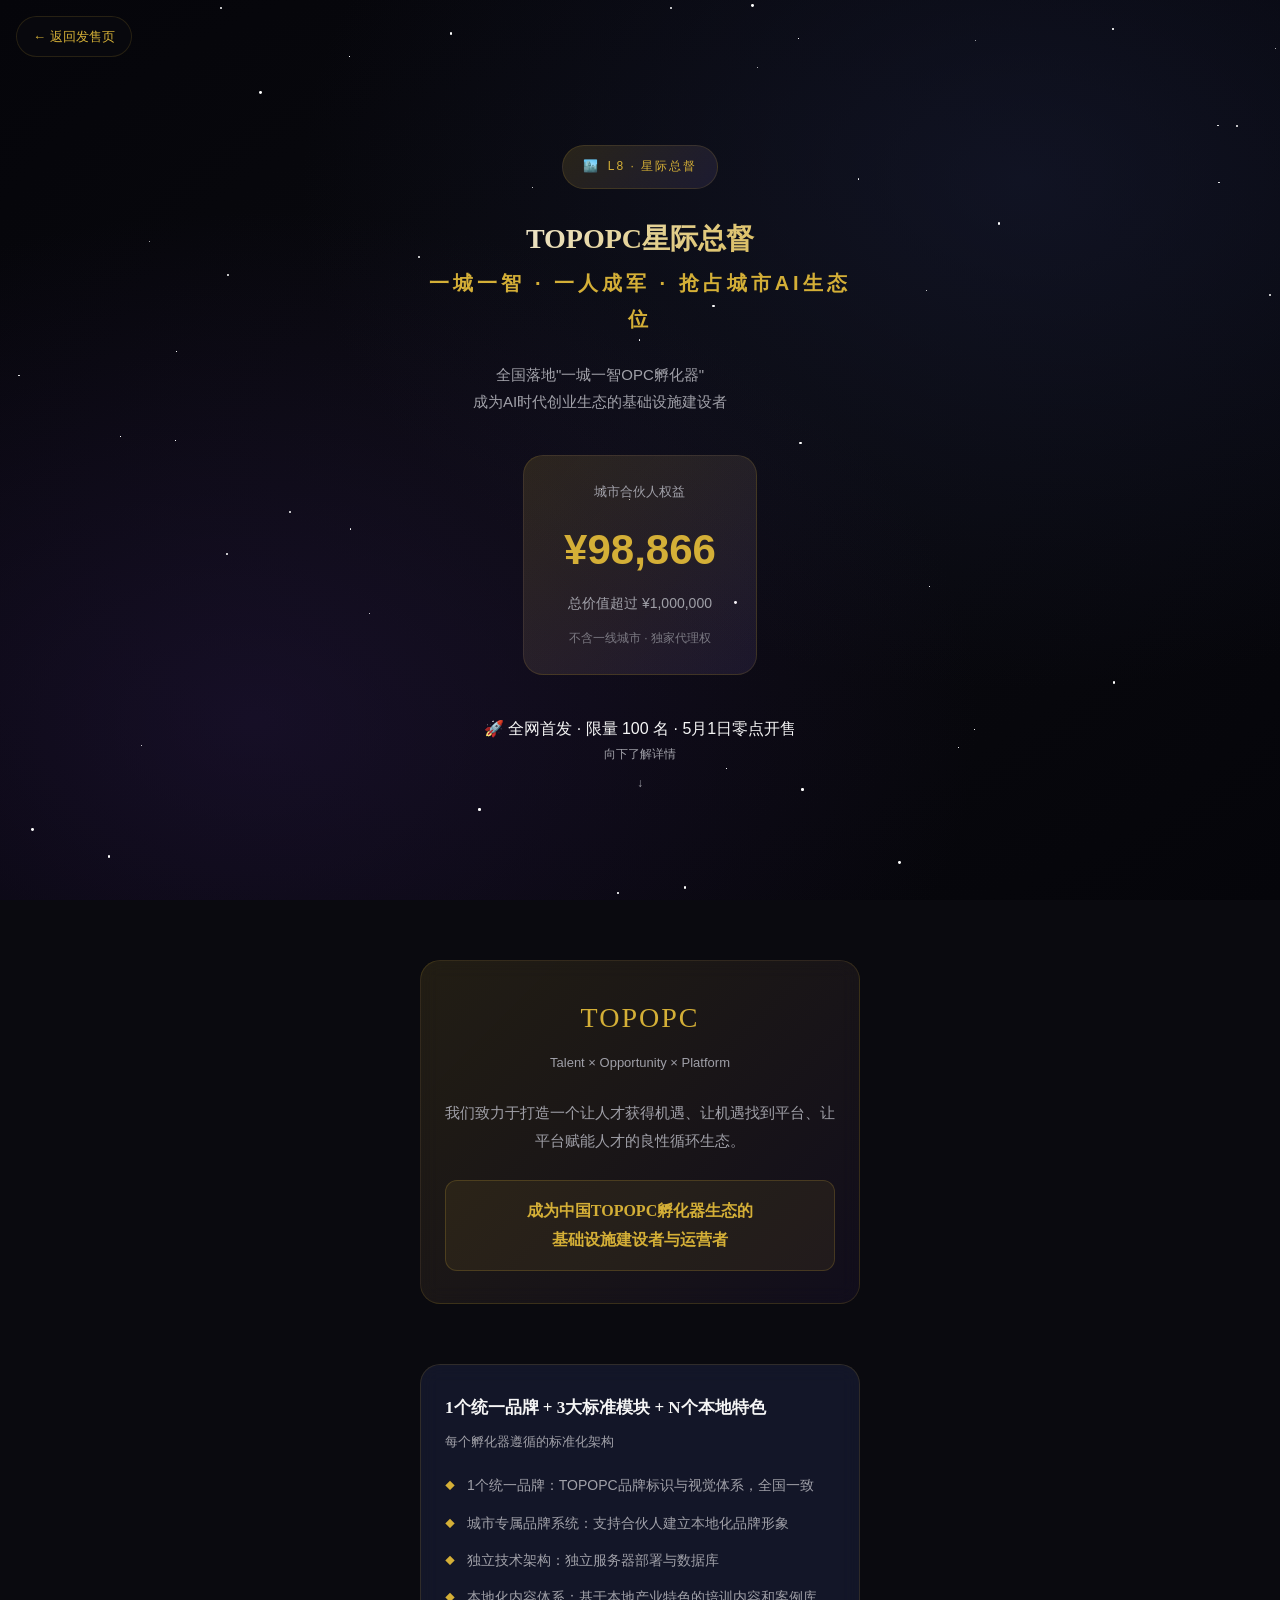
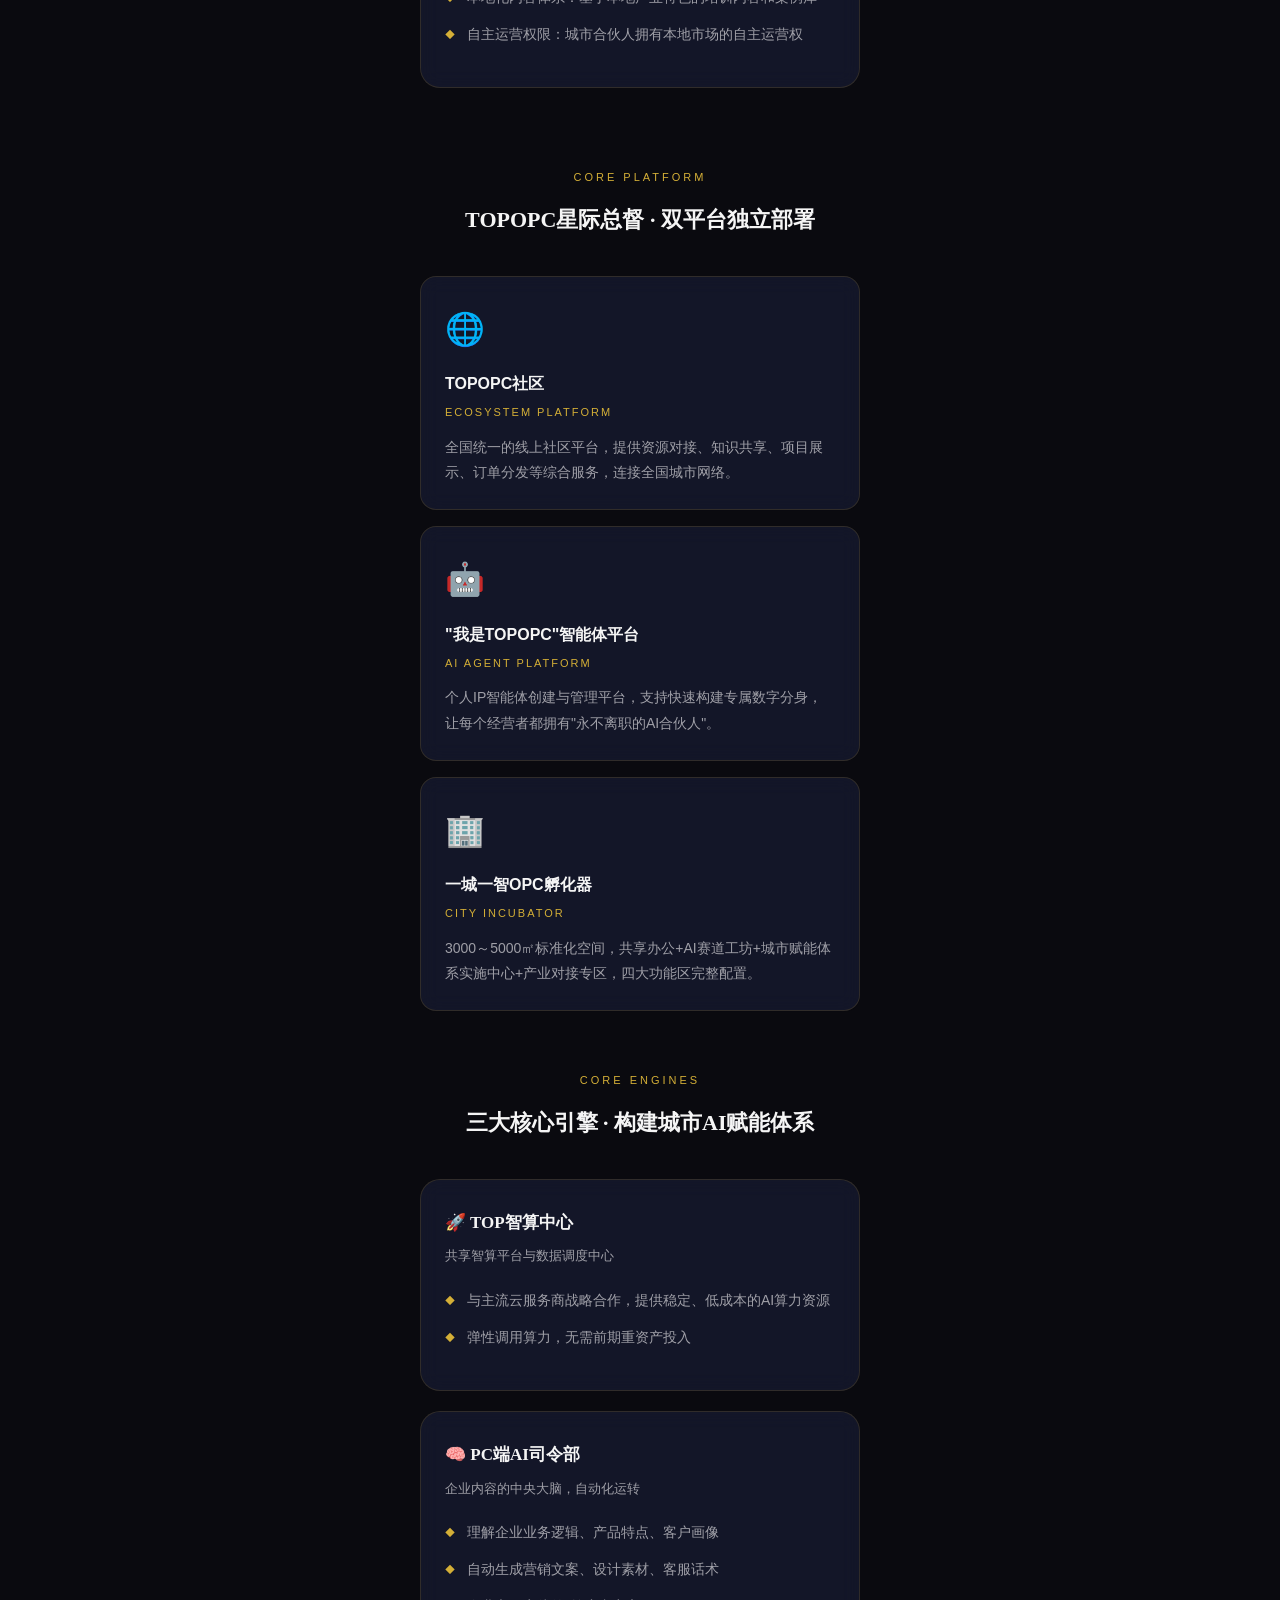
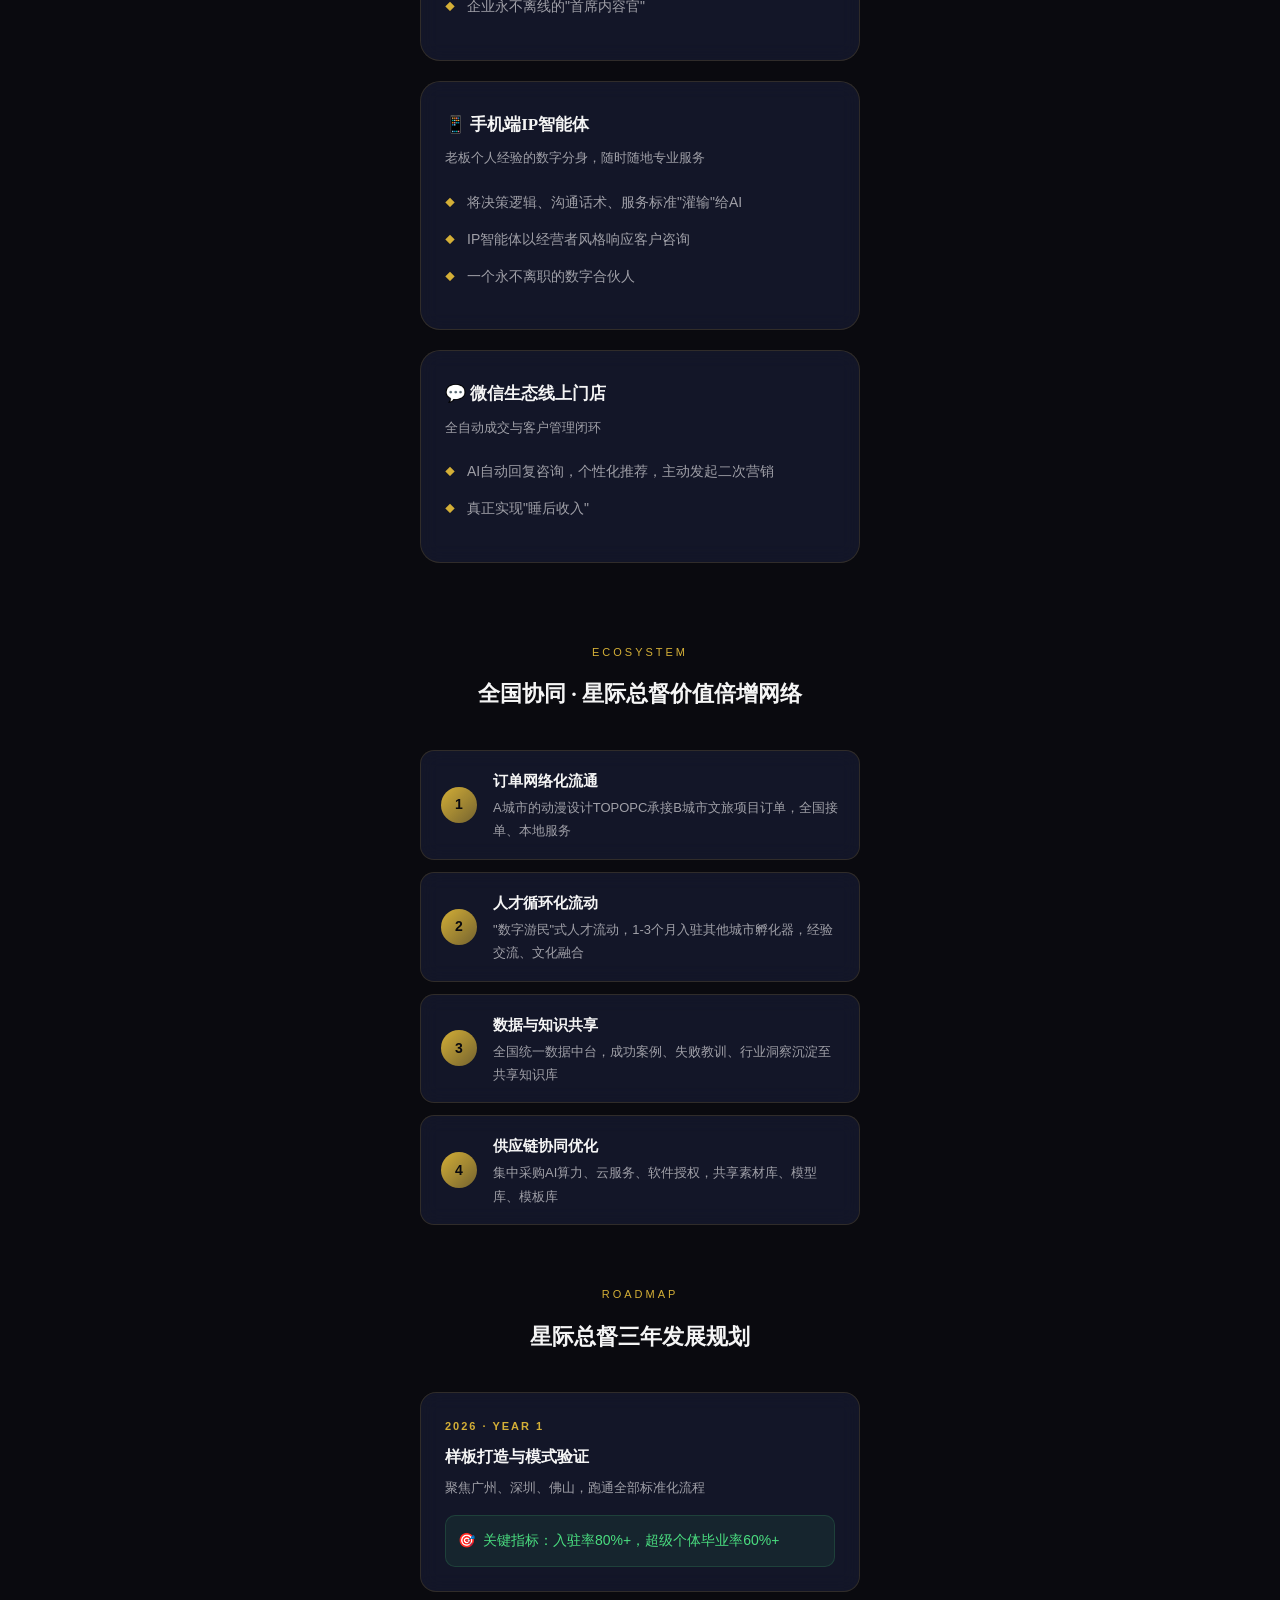
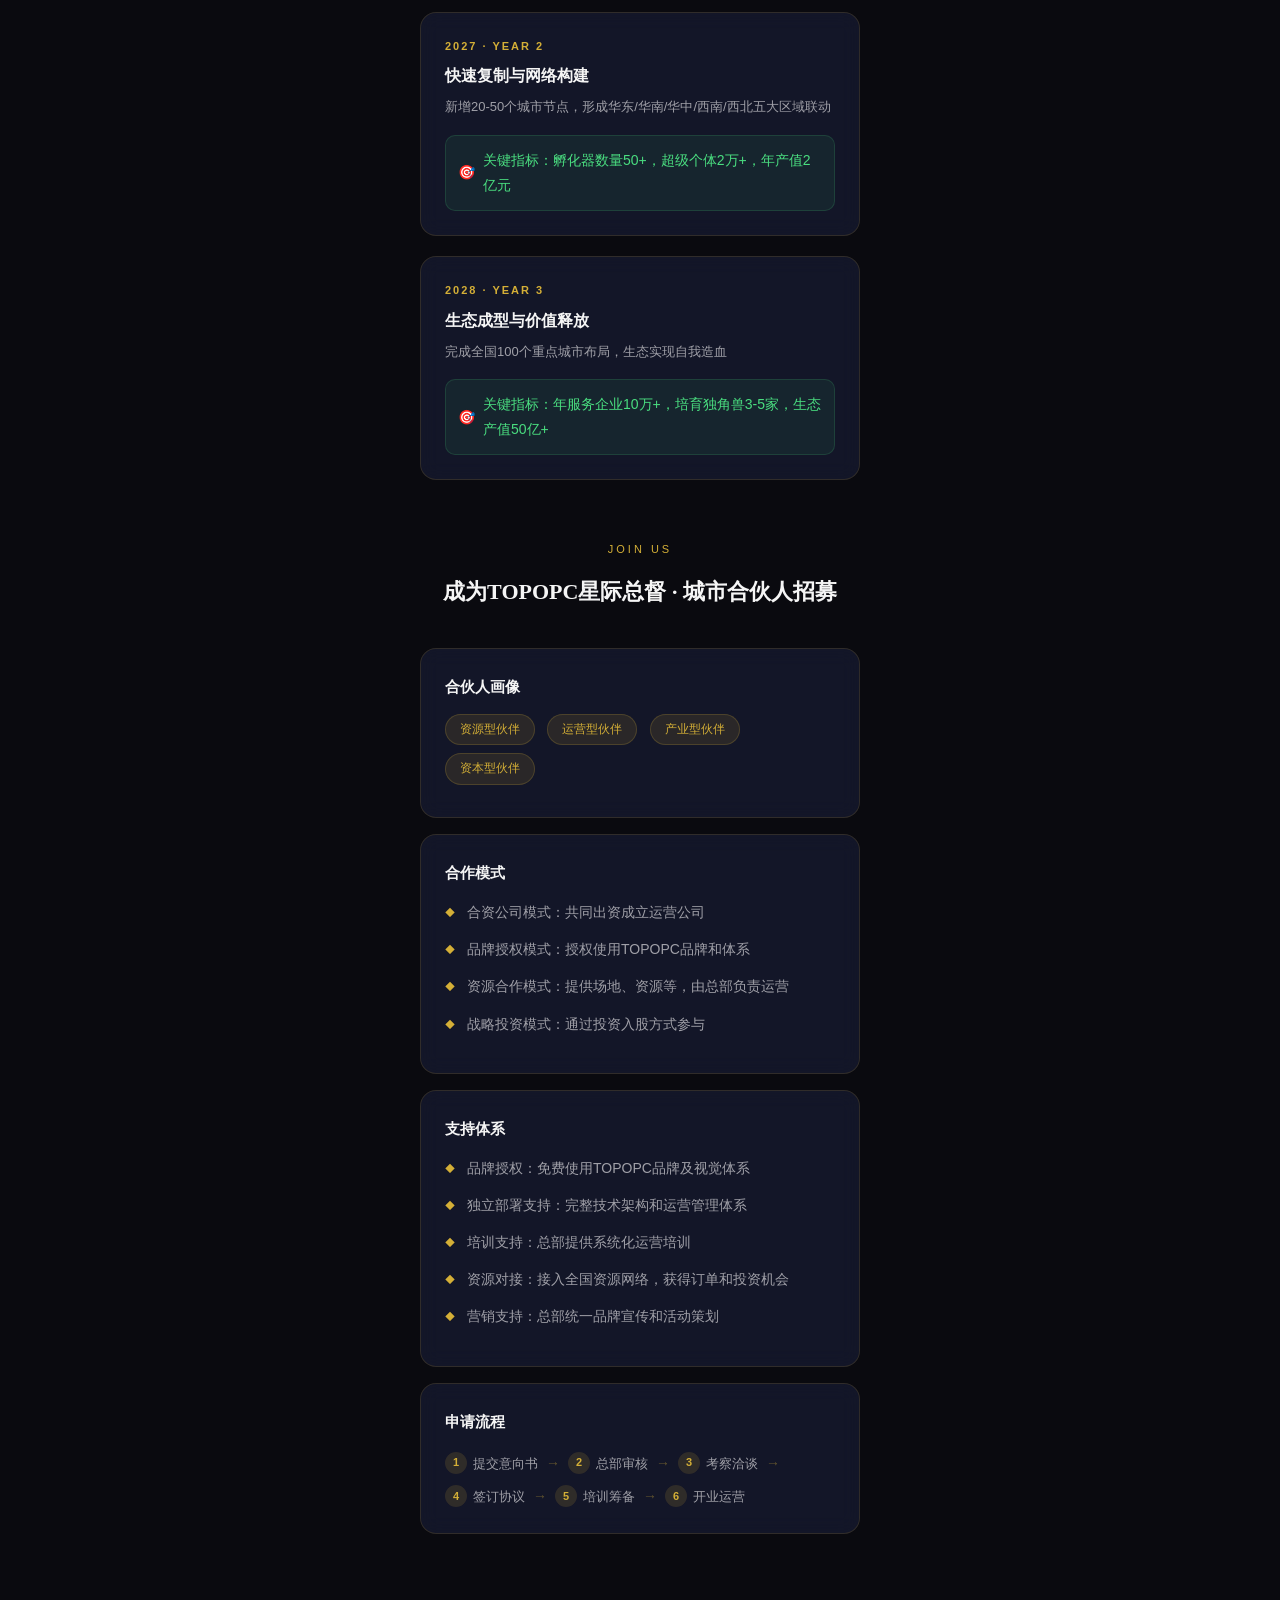
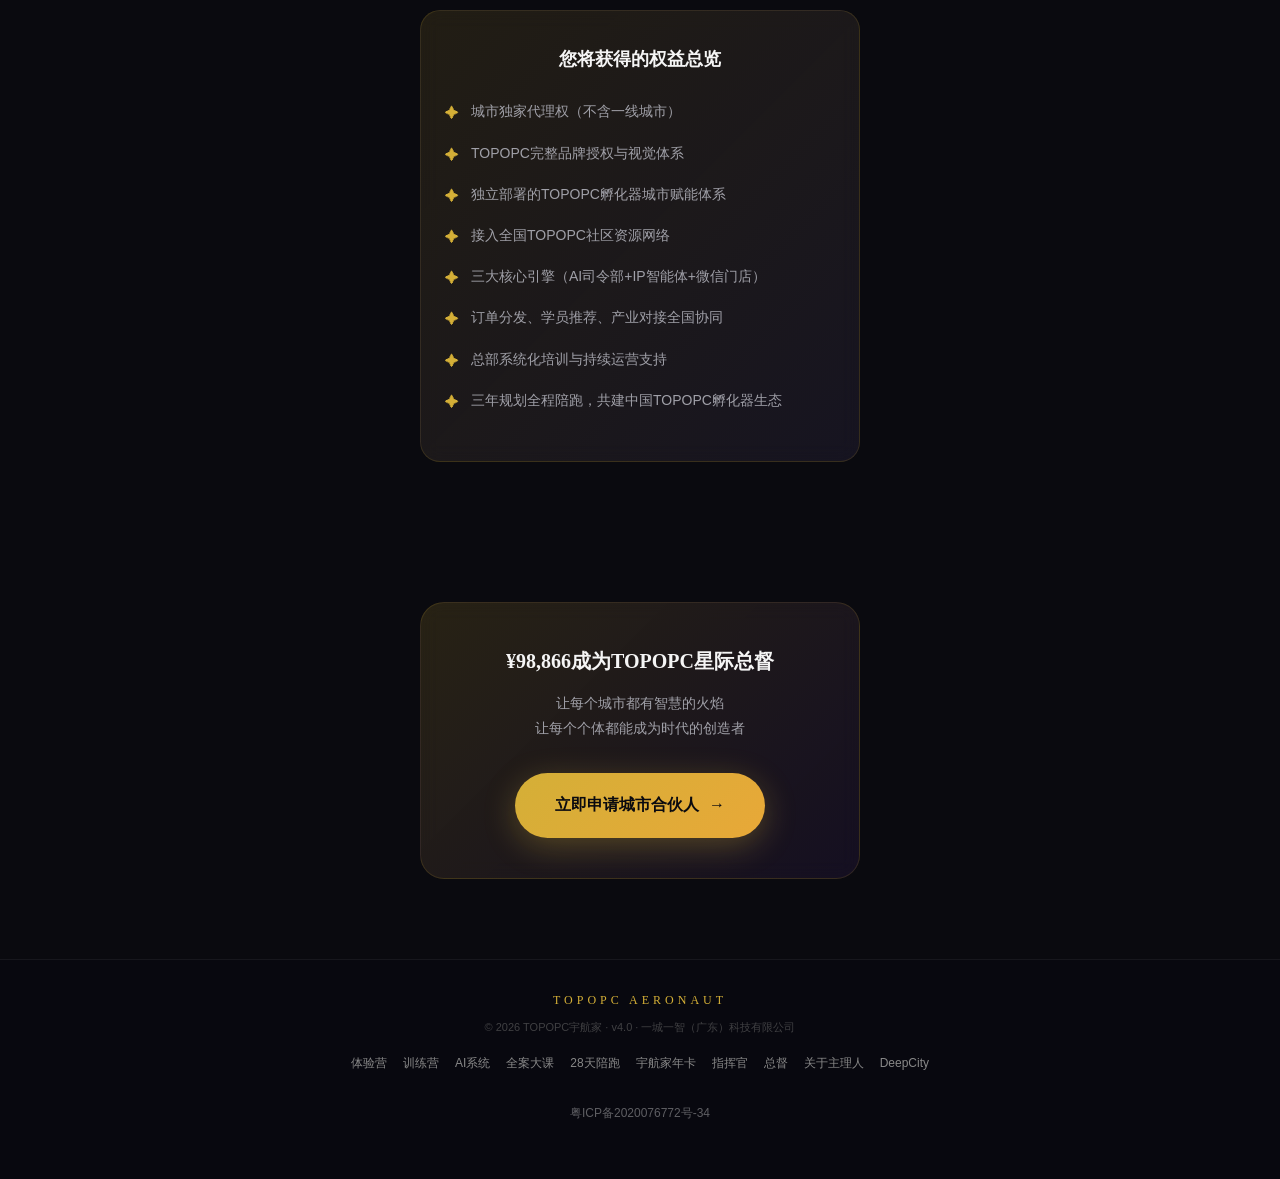
<file: city-partner.html>
<!DOCTYPE html>
<html lang="zh-CN">
<head>
    <meta name="description" content="TOPOPC星际总督L8顶级产品 · 一城一智城市合伙人 · AI赋能实体商业">

    <meta charset="UTF-8">
    <link rel="canonical" href="https://deepcity2035.github.io/topopc-ai-launch/city-partner.html">
    <meta name="viewport" content="width=device-width, initial-scale=1.0, maximum-scale=1.0, user-scalable=no">
    <title>TOPOPC AI宇航家 星际总督 · L8 · ¥98,866/城 · TOPOPC宇航家</title>
    <link rel="icon" type="image/svg+xml" href="favicon.svg">
    <link rel="apple-touch-icon" href="share-poster-hd.png">
    <link rel="dns-prefetch" href="https://fonts.googleapis.cn">
    <link rel="preconnect" href="https://fonts.googleapis.cn" crossorigin>
    <link rel="dns-prefetch" href="https://fonts.gstatic.com">
    <link rel="preconnect" href="https://fonts.gstatic.com" crossorigin>
    <link rel="preload" as="style" href="https://fonts.googleapis.cn/css2?family=Cinzel:wght@400;700&family=Noto+Serif+SC:wght@400;600;700&family=Noto+Sans+SC:wght@300;400;500;700&display=swap" crossorigin onload="this.onload=null;this.rel='stylesheet'">
    <link href="https://fonts.googleapis.cn/css2?family=Cinzel:wght@400;700&family=Noto+Serif+SC:wght@400;600;700&family=Noto+Sans+SC:wght@300;400;500;700&display=swap" rel="stylesheet">
        <link rel="stylesheet" href="shared.css">
    <style>
        :root {
            --deep-space: #0a0a0f;
            --cosmic-blue: #1a1f3a;
            --nebula-purple: #2d1b4e;
            --star-gold: #d4af37;
            --star-gold-light: #f4d03f;
            --text-primary: #f5f5f5;
            --text-secondary: #a0a0a8;
            --card-border: rgba(212, 175, 55, 0.15);
            --card-bg: rgba(26, 31, 58, 0.6);
            --green-accent: #4ade80;
            --purple-accent: #a78bfa;
            --blue-accent: #60a5fa;
            --red-accent: #f87171;
        }
        * { margin: 0; padding: 0; box-sizing: border-box; }
        body {
            font-family: "Noto Sans SC", -apple-system, sans-serif;
            background: var(--deep-space);
            color: var(--text-primary);
            line-height: 1.8;
            overflow-x: hidden;
            -webkit-font-smoothing: antialiased;
        }
        .starfield {
            position: fixed;
            top: 0; left: 0;
            width: 100%; height: 100%;
            pointer-events: none;
            z-index: 0;
            background: 
                radial-gradient(ellipse at 20% 80%, rgba(45, 27, 78, 0.4) 0%, transparent 50%),
                radial-gradient(ellipse at 80% 20%, rgba(26, 31, 58, 0.5) 0%, transparent 50%),
                radial-gradient(ellipse at 50% 50%, rgba(10, 10, 15, 1) 0%, rgba(5, 5, 10, 1) 100%);
        }
        .star {
            position: absolute;
            background: white;
            border-radius: 50%;
            animation: twinkle 3s infinite ease-in-out;
        }
        @keyframes twinkle {
            0%, 100% { opacity: 0.3; transform: scale(1); }
            50% { opacity: 1; transform: scale(1.2); }
        }
        .container {
            position: relative;
            z-index: 1;
            max-width: 480px;
            margin: 0 auto;
            padding: 0 20px;
        }
        .back-nav {
            position: fixed;
            top: 16px; left: 16px;
            z-index: 100;
            background: rgba(10, 10, 15, 0.85);
            backdrop-filter: blur(10px);
            border: 1px solid var(--card-border);
            border-radius: 50px;
            padding: 8px 16px;
            text-decoration: none;
            color: var(--star-gold);
            font-size: 13px;
            font-weight: 500;
            display: flex;
            align-items: center;
            gap: 6px;
            transition: all 0.3s;
        }
        .back-nav:hover { background: rgba(212, 175, 55, 0.15); }

        /* ===== HERO ===== */
        .hero { padding-top: 52px;
            min-height: 100vh;
            display: flex;
            flex-direction: column;
            justify-content: center;
            align-items: center;
            text-align: center;
            padding: 100px 0 60px;
        }
        .hero-badge {
            display: inline-flex;
            align-items: center;
            gap: 8px;
            background: linear-gradient(135deg, rgba(212, 175, 55, 0.15), rgba(167, 139, 250, 0.1));
            border: 1px solid var(--card-border);
            border-radius: 50px;
            padding: 10px 20px;
            font-size: 12px;
            color: var(--star-gold);
            margin-bottom: 32px;
            letter-spacing: 2px;
        }
        .hero-title {
            font-family: "Noto Serif SC", serif;
            font-size: 28px;
            font-weight: 700;
            line-height: 1.3;
            margin-bottom: 8px;
            background: linear-gradient(135deg, var(--text-primary) 0%, var(--star-gold) 100%);
            -webkit-background-clip: text;
            -webkit-text-fill-color: transparent;
            background-clip: text;
        }
        .hero-slogan {
            font-size: 20px;
            color: var(--star-gold);
            font-weight: 700;
            margin-bottom: 24px;
            letter-spacing: 4px;
        }
        .hero-desc {
            font-size: 15px;
            color: var(--text-secondary);
            margin-bottom: 40px;
            line-height: 1.8;
            max-width: 360px;
        }
        .price-tag {
            display: inline-flex;
            flex-direction: column;
            align-items: center;
            background: linear-gradient(135deg, rgba(212, 175, 55, 0.15), rgba(167, 139, 250, 0.1));
            border: 1px solid var(--card-border);
            border-radius: 20px;
            padding: 24px 40px;
            margin-bottom: 40px;
        }
        .price-label { font-size: 13px; color: var(--text-secondary); margin-bottom: 8px; }
        .price-value { font-size: 42px; font-weight: 700; color: var(--star-gold); }
        .price-unit { font-size: 14px; color: var(--text-secondary); margin-top: 4px; }
        .price-note {
            font-size: 12px;
            color: var(--text-secondary);
            margin-top: 12px;
            opacity: 0.7;
        }
        .scroll-hint {
            display: flex;
            flex-direction: column;
            align-items: center;
            gap: 8px;
            color: var(--text-secondary);
            font-size: 12px;
            animation: bounce 2s infinite;
        }
        @keyframes bounce {
            0%, 100% { transform: translateY(0); }
            50% { transform: translateY(10px); }
        }

        /* ===== VISION ===== */
        .section { padding: 60px 0; }
        .section-header { text-align: center; margin-bottom: 36px; }
        .section-tag {
            font-size: 11px; color: var(--star-gold);
            letter-spacing: 3px; text-transform: uppercase; margin-bottom: 12px;
        }
        .section-title {
            font-family: "Noto Serif SC", serif;
            font-size: 22px; font-weight: 600; color: var(--text-primary);
        }
        .vision-card {
            background: linear-gradient(135deg, rgba(212, 175, 55, 0.12), rgba(45, 27, 78, 0.2));
            border: 1px solid var(--card-border);
            border-radius: 20px;
            padding: 32px 24px;
            text-align: center;
            backdrop-filter: blur(10px);
        }
        .vision-brand {
            font-family: "Cinzel", serif;
            font-size: 28px;
            color: var(--star-gold);
            margin-bottom: 8px;
            letter-spacing: 2px;
        }
        .vision-brand-sub {
            font-size: 13px;
            color: var(--text-secondary);
            margin-bottom: 24px;
        }
        .vision-desc {
            font-size: 15px;
            color: var(--text-secondary);
            line-height: 1.9;
            margin-bottom: 24px;
        }
        .vision-value {
            font-family: "Noto Serif SC", serif;
            font-size: 16px;
            color: var(--star-gold);
            font-weight: 600;
            padding: 16px;
            background: rgba(212, 175, 55, 0.08);
            border-radius: 12px;
            border: 1px solid rgba(212, 175, 55, 0.2);
        }

        /* ===== ARCHITECTURE ===== */
        .arch-card {
            background: var(--card-bg);
            border: 1px solid var(--card-border);
            border-radius: 20px;
            padding: 28px 24px;
            margin-bottom: 20px;
            backdrop-filter: blur(10px);
        }
        .arch-title {
            font-family: "Noto Serif SC", serif;
            font-size: 17px;
            font-weight: 600;
            color: var(--text-primary);
            margin-bottom: 6px;
        }
        .arch-subtitle {
            font-size: 13px;
            color: var(--text-secondary);
            margin-bottom: 20px;
        }
        .arch-item {
            display: flex;
            align-items: flex-start;
            gap: 12px;
            margin-bottom: 12px;
            font-size: 14px;
            color: var(--text-secondary);
        }
        .arch-item::before {
            content: '◆';
            color: var(--star-gold);
            flex-shrink: 0;
            font-size: 10px;
            margin-top: 4px;
        }

        /* ===== 3 PILLARS ===== */
        .pillar-grid {
            display: flex;
            flex-direction: column;
            gap: 16px;
        }
        .pillar-card {
            background: var(--card-bg);
            border: 1px solid var(--card-border);
            border-radius: 16px;
            padding: 24px;
            backdrop-filter: blur(10px);
            transition: transform 0.3s;
        }
        .pillar-card:hover { transform: translateY(-2px); }
        .pillar-icon {
            font-size: 32px;
            margin-bottom: 12px;
        }
        .pillar-name {
            font-size: 16px;
            font-weight: 600;
            color: var(--text-primary);
            margin-bottom: 4px;
        }
        .pillar-en {
            font-size: 11px;
            color: var(--star-gold);
            letter-spacing: 2px;
            margin-bottom: 12px;
        }
        .pillar-desc {
            font-size: 14px;
            color: var(--text-secondary);
            line-height: 1.8;
        }

        /* ===== ECOSYSTEM ===== */
        .eco-flow {
            display: flex;
            flex-direction: column;
            gap: 12px;
            margin-top: 20px;
        }
        .eco-step {
            display: flex;
            align-items: center;
            gap: 16px;
            background: var(--card-bg);
            border: 1px solid var(--card-border);
            border-radius: 14px;
            padding: 16px 20px;
            backdrop-filter: blur(10px);
        }
        .eco-step-num {
            width: 36px;
            height: 36px;
            border-radius: 50%;
            background: linear-gradient(135deg, var(--star-gold), rgba(212, 175, 55, 0.5));
            color: var(--deep-space);
            font-size: 14px;
            font-weight: 700;
            display: flex;
            align-items: center;
            justify-content: center;
            flex-shrink: 0;
        }
        .eco-step-content { flex: 1; }
        .eco-step-title {
            font-size: 15px;
            font-weight: 600;
            color: var(--text-primary);
            margin-bottom: 2px;
        }
        .eco-step-desc {
            font-size: 13px;
            color: var(--text-secondary);
        }
        .eco-arrow {
            text-align: center;
            color: var(--star-gold);
            font-size: 18px;
            opacity: 0.5;
        }

        /* ===== ROADMAP ===== */
        .roadmap { display: flex; flex-direction: column; gap: 20px; }
        .roadmap-item {
            background: var(--card-bg);
            border: 1px solid var(--card-border);
            border-radius: 16px;
            padding: 24px;
            backdrop-filter: blur(10px);
            position: relative;
        }
        .roadmap-year {
            font-size: 11px;
            color: var(--star-gold);
            letter-spacing: 2px;
            font-weight: 600;
            margin-bottom: 6px;
        }
        .roadmap-title {
            font-size: 16px;
            font-weight: 600;
            color: var(--text-primary);
            margin-bottom: 4px;
        }
        .roadmap-sub {
            font-size: 13px;
            color: var(--text-secondary);
            margin-bottom: 16px;
        }
        .roadmap-goal {
            display: flex;
            align-items: center;
            gap: 8px;
            padding: 12px;
            background: rgba(74, 222, 128, 0.08);
            border-radius: 10px;
            border: 1px solid rgba(74, 222, 128, 0.15);
            font-size: 14px;
            color: var(--green-accent);
        }
        .roadmap-goal::before { content: '🎯'; }

        /* ===== PARTNER ===== */
        .partner-card {
            background: var(--card-bg);
            border: 1px solid var(--card-border);
            border-radius: 16px;
            padding: 24px;
            margin-bottom: 16px;
            backdrop-filter: blur(10px);
        }
        .partner-title {
            font-size: 15px;
            font-weight: 600;
            color: var(--text-primary);
            margin-bottom: 14px;
        }
        .partner-tag {
            display: inline-block;
            background: rgba(212, 175, 55, 0.12);
            border: 1px solid rgba(212, 175, 55, 0.2);
            border-radius: 50px;
            padding: 4px 14px;
            font-size: 12px;
            color: var(--star-gold);
            margin-right: 8px;
            margin-bottom: 8px;
        }
        .partner-flow {
            display: flex;
            flex-wrap: wrap;
            gap: 8px;
            margin-top: 16px;
        }
        .partner-step {
            display: flex;
            align-items: center;
            gap: 6px;
            font-size: 13px;
            color: var(--text-secondary);
        }
        .partner-step-num {
            width: 22px;
            height: 22px;
            border-radius: 50%;
            background: rgba(212, 175, 55, 0.15);
            color: var(--star-gold);
            font-size: 11px;
            font-weight: 700;
            display: flex;
            align-items: center;
            justify-content: center;
            flex-shrink: 0;
        }
        .partner-arrow {
            color: var(--star-gold);
            opacity: 0.4;
            font-size: 14px;
        }

        /* ===== SUMMARY ===== */
        .summary-card {
            background: linear-gradient(135deg, rgba(212, 175, 55, 0.12), rgba(167, 139, 250, 0.08));
            border: 1px solid var(--card-border);
            border-radius: 20px;
            padding: 32px 24px;
            backdrop-filter: blur(10px);
        }
        .summary-title {
            font-family: "Noto Serif SC", serif;
            font-size: 18px;
            font-weight: 600;
            color: var(--text-primary);
            text-align: center;
            margin-bottom: 24px;
        }
        .summary-item {
            display: flex;
            align-items: flex-start;
            gap: 12px;
            margin-bottom: 14px;
            font-size: 14px;
            color: var(--text-secondary);
        }
        .summary-item::before {
            content: '✦';
            color: var(--star-gold);
            flex-shrink: 0;
            margin-top: 2px;
        }

        /* ===== CTA ===== */
        .cta-section { padding: 80px 0; text-align: center; }
        .cta-card {
            background: linear-gradient(135deg, rgba(212, 175, 55, 0.15), rgba(45, 27, 78, 0.3));
            border: 1px solid var(--card-border);
            border-radius: 24px;
            padding: 40px 24px;
            backdrop-filter: blur(10px);
        }
        .cta-title {
            font-family: "Noto Serif SC", serif;
            font-size: 20px;
            font-weight: 600;
            color: var(--text-primary);
            margin-bottom: 12px;
        }
        .cta-subtitle {
            font-size: 14px;
            color: var(--text-secondary);
            margin-bottom: 32px;
            line-height: 1.8;
        }
        .cta-button {
            display: inline-flex;
            align-items: center;
            gap: 10px;
            background: linear-gradient(135deg, var(--star-gold), #e8a838);
            color: var(--deep-space);
            padding: 18px 40px;
            border-radius: 50px;
            font-size: 16px;
            font-weight: 600;
            text-decoration: none;
            transition: all 0.3s;
            box-shadow: 0 8px 32px rgba(212, 175, 55, 0.3);
        }
        .cta-button:hover {
            transform: translateY(-2px);
            box-shadow: 0 12px 40px rgba(212, 175, 55, 0.4);
        }

        /* ===== FOOTER ===== */
        .page-footer {
            padding: 40px 0 60px;
            text-align: center;
            border-top: 1px solid var(--card-border);
        }
        .footer-logo {
            font-family: "Cinzel", serif;
            font-size: 20px;
            color: var(--star-gold);
            margin-bottom: 8px;
            letter-spacing: 2px;
        }
        .footer-tagline { font-size: 13px; color: var(--text-secondary); margin-bottom: 20px; }
        .footer-copy { font-size: 12px; color: var(--text-secondary); opacity: 0.6; }
    
        /* ===== GLOBAL NAV ===== */
        .global-nav {
            position: fixed; top: 0; left: 0; right: 0; z-index: 1000;
            display: flex; align-items: center; justify-content: space-between;
            padding: 0 24px; height: 52px;
            background: rgba(8, 8, 15, 0.9); backdrop-filter: blur(12px);
            border-bottom: 1px solid rgba(255,255,255,0.06);
        }

        /* Footer */
        .global-footer {
            text-align: center; padding: 30px 24px;
            border-top: 1px solid rgba(255,255,255,0.06);
            background: rgba(8, 8, 15, 0.6);
        }
        .global-footer .footer-brand {
            font-family: "Cinzel", serif; font-size: 12px; color: #d4af37;
            letter-spacing: 4px; margin-bottom: 6px;
        }
        .global-footer .footer-copy {
            font-size: 11px; color: #666; margin-bottom: 16px;
        }
        .global-footer .footer-links {
            display: flex; justify-content: center; flex-wrap: wrap; gap: 16px; margin-bottom: 16px;
        }
        .global-footer .footer-links a {
            color: #888; text-decoration: none; font-size: 12px; transition: color 0.3s;
        }
        .global-footer .footer-links a:hover { color: #d4af37; }
</style>

    <meta property="og:type" content="website">
    <meta property="og:title" content="L8城市总督 · TOPOPC宇航家">
    <meta property="og:description" content="一城一智城市合伙人计划，¥98,866。城市独家授权，打造本地AI生态。">
    <meta property="og:image" content="https://deepcity2035.github.io/topopc-ai-launch/share-poster-hd.png">
    <meta property="og:url" content="https://deepcity2035.github.io/topopc-ai-launch/city-partner.html">
    <meta name="twitter:card" content="summary_large_image">
    <meta name="twitter:title" content="L8城市总督 · TOPOPC宇航家">
    <meta name="twitter:description" content="一城一智城市合伙人计划，¥98,866。城市独家授权，打造本地AI生态。">
    <meta name="twitter:image" content="https://deepcity2035.github.io/topopc-ai-launch/share-poster-hd.png">

    <script type="application/ld+json">{"@context": "https://schema.org", "@type": "Product", "name": "TOPOPC星际总督", "description": "TOPOPC星际总督 · L8顶级产品 · 一城一智城市合伙人计划", "url": "https://deepcity2035.github.io/topopc-ai-launch/city-partner.html", "brand": {"@type": "Brand", "name": "TOPOPC宇航家"}, "offers": {"@type": "Offer", "priceCurrency": "CNY", "price": "98866", "availability": "https://schema.org/InStock"}}</script>
  </head>
<body style="background:#0a0a0f">
        </div>
    </div>

    <!-- Global Nav -->
    <div class="starfield" id="starfield"></div>
    <a href="index.html" class="back-nav">← 返回发售页</a>

    <!-- HERO -->
    <section class="hero">
        <div class="container">
            <div class="hero-badge">
                <span>🏙️</span>
                <span>L8 · 星际总督</span>
            </div>
            <h1 class="hero-title">TOPOPC星际总督</h1>
            <div class="hero-slogan">一城一智 · 一人成军 · 抢占城市AI生态位</div>
            <p class="hero-desc">全国落地"一城一智OPC孵化器"<br>成为AI时代创业生态的基础设施建设者</p>
            <div class="price-tag">
                <div class="price-label">城市合伙人权益</div>
                <div class="price-value">¥98,866</div>
                <div class="price-unit">总价值超过 ¥1,000,000</div>
                <div class="price-note">不含一线城市 · 独家代理权</div>
            </div>
            <p class="hero-countdown">🚀 全网首发 · 限量 <span>100</span> 名 · 5月1日零点开售</p>
            <div class="scroll-hint">
                <span>向下了解详情</span>
                <span>↓</span>
            </div>
        </div>
    </section>

    <!-- BRAND VISION -->
    <section class="section">
        <div class="container">
            <div class="vision-card">
                <div class="vision-brand">TOPOPC</div>
                <div class="vision-brand-sub">Talent × Opportunity × Platform</div>
                <div class="vision-desc">
                    我们致力于打造一个让人才获得机遇、让机遇找到平台、让平台赋能人才的良性循环生态。
                </div>
                <div class="vision-value">
                    成为中国TOPOPC孵化器生态的<br>基础设施建设者与运营者
                </div>
            </div>
        </div>
    </section>

    <!-- ARCHITECTURE: 1+3+N -->
    <section class="section" style="padding-top:0;">
        <div class="container">
            <div class="arch-card">
                <div class="arch-title">1个统一品牌 + 3大标准模块 + N个本地特色</div>
                <div class="arch-subtitle">每个孵化器遵循的标准化架构</div>
                <div class="arch-item">1个统一品牌：TOPOPC品牌标识与视觉体系，全国一致</div>
                <div class="arch-item">城市专属品牌系统：支持合伙人建立本地化品牌形象</div>
                <div class="arch-item">独立技术架构：独立服务器部署与数据库</div>
                <div class="arch-item">本地化内容体系：基于本地产业特色的培训内容和案例库</div>
                <div class="arch-item">自主运营权限：城市合伙人拥有本地市场的自主运营权</div>
            </div>
        </div>
    </section>

    <!-- THREE PILLARS -->
    <section class="section" style="padding-top:0;">
        <div class="container">
            <div class="section-header">
                <div class="section-tag">CORE PLATFORM</div>
                <h2 class="section-title">TOPOPC星际总督 · 双平台独立部署</h2>
            </div>
            <div class="pillar-grid">
                <div class="pillar-card">
                    <div class="pillar-icon">🌐</div>
                    <div class="pillar-name">TOPOPC社区</div>
                    <div class="pillar-en">ECOSYSTEM PLATFORM</div>
                    <div class="pillar-desc">全国统一的线上社区平台，提供资源对接、知识共享、项目展示、订单分发等综合服务，连接全国城市网络。</div>
                </div>
                <div class="pillar-card">
                    <div class="pillar-icon">🤖</div>
                    <div class="pillar-name">"我是TOPOPC"智能体平台</div>
                    <div class="pillar-en">AI AGENT PLATFORM</div>
                    <div class="pillar-desc">个人IP智能体创建与管理平台，支持快速构建专属数字分身，让每个经营者都拥有"永不离职的AI合伙人"。</div>
                </div>
                <div class="pillar-card">
                    <div class="pillar-icon">🏢</div>
                    <div class="pillar-name">一城一智OPC孵化器</div>
                    <div class="pillar-en">CITY INCUBATOR</div>
                    <div class="pillar-desc">3000～5000㎡标准化空间，共享办公+AI赛道工坊+城市赋能体系实施中心+产业对接专区，四大功能区完整配置。</div>
                </div>
            </div>
        </div>
    </section>

    <!-- THREE CORE ENGINES -->
    <section class="section" style="padding-top:0;">
        <div class="container">
            <div class="section-header">
                <div class="section-tag">CORE ENGINES</div>
                <h2 class="section-title">三大核心引擎 · 构建城市AI赋能体系</h2>
            </div>
            <div class="arch-card">
                <div class="arch-title">🚀 TOP智算中心</div>
                <div class="arch-subtitle">共享智算平台与数据调度中心</div>
                <div class="arch-item">与主流云服务商战略合作，提供稳定、低成本的AI算力资源</div>
                <div class="arch-item">弹性调用算力，无需前期重资产投入</div>
            </div>
            <div class="arch-card">
                <div class="arch-title">🧠 PC端AI司令部</div>
                <div class="arch-subtitle">企业内容的中央大脑，自动化运转</div>
                <div class="arch-item">理解企业业务逻辑、产品特点、客户画像</div>
                <div class="arch-item">自动生成营销文案、设计素材、客服话术</div>
                <div class="arch-item">企业永不离线的"首席内容官"</div>
            </div>
            <div class="arch-card">
                <div class="arch-title">📱 手机端IP智能体</div>
                <div class="arch-subtitle">老板个人经验的数字分身，随时随地专业服务</div>
                <div class="arch-item">将决策逻辑、沟通话术、服务标准"灌输"给AI</div>
                <div class="arch-item">IP智能体以经营者风格响应客户咨询</div>
                <div class="arch-item">一个永不离职的数字合伙人</div>
            </div>
            <div class="arch-card">
                <div class="arch-title">💬 微信生态线上门店</div>
                <div class="arch-subtitle">全自动成交与客户管理闭环</div>
                <div class="arch-item">AI自动回复咨询，个性化推荐，主动发起二次营销</div>
                <div class="arch-item">真正实现"睡后收入"</div>
            </div>
        </div>
    </section>

    <!-- ECOSYSTEM FLOW -->
    <section class="section" style="padding-top:0;">
        <div class="container">
            <div class="section-header">
                <div class="section-tag">ECOSYSTEM</div>
                <h2 class="section-title">全国协同 · 星际总督价值倍增网络</h2>
            </div>
            <div class="eco-flow">
                <div class="eco-step">
                    <div class="eco-step-num">1</div>
                    <div class="eco-step-content">
                        <div class="eco-step-title">订单网络化流通</div>
                        <div class="eco-step-desc">A城市的动漫设计TOPOPC承接B城市文旅项目订单，全国接单、本地服务</div>
                    </div>
                </div>
                <div class="eco-step">
                    <div class="eco-step-num">2</div>
                    <div class="eco-step-content">
                        <div class="eco-step-title">人才循环化流动</div>
                        <div class="eco-step-desc">"数字游民"式人才流动，1-3个月入驻其他城市孵化器，经验交流、文化融合</div>
                    </div>
                </div>
                <div class="eco-step">
                    <div class="eco-step-num">3</div>
                    <div class="eco-step-content">
                        <div class="eco-step-title">数据与知识共享</div>
                        <div class="eco-step-desc">全国统一数据中台，成功案例、失败教训、行业洞察沉淀至共享知识库</div>
                    </div>
                </div>
                <div class="eco-step">
                    <div class="eco-step-num">4</div>
                    <div class="eco-step-content">
                        <div class="eco-step-title">供应链协同优化</div>
                        <div class="eco-step-desc">集中采购AI算力、云服务、软件授权，共享素材库、模型库、模板库</div>
                    </div>
                </div>
            </div>
        </div>
    </section>

    <!-- 3-YEAR ROADMAP -->
    <section class="section" style="padding-top:0;">
        <div class="container">
            <div class="section-header">
                <div class="section-tag">ROADMAP</div>
                <h2 class="section-title">星际总督三年发展规划</h2>
            </div>
            <div class="roadmap">
                <div class="roadmap-item">
                    <div class="roadmap-year">2026 · YEAR 1</div>
                    <div class="roadmap-title">样板打造与模式验证</div>
                    <div class="roadmap-sub">聚焦广州、深圳、佛山，跑通全部标准化流程</div>
                    <div class="roadmap-goal">关键指标：入驻率80%+，超级个体毕业率60%+</div>
                </div>
                <div class="roadmap-item">
                    <div class="roadmap-year">2027 · YEAR 2</div>
                    <div class="roadmap-title">快速复制与网络构建</div>
                    <div class="roadmap-sub">新增20-50个城市节点，形成华东/华南/华中/西南/西北五大区域联动</div>
                    <div class="roadmap-goal">关键指标：孵化器数量50+，超级个体2万+，年产值2亿元</div>
                </div>
                <div class="roadmap-item">
                    <div class="roadmap-year">2028 · YEAR 3</div>
                    <div class="roadmap-title">生态成型与价值释放</div>
                    <div class="roadmap-sub">完成全国100个重点城市布局，生态实现自我造血</div>
                    <div class="roadmap-goal">关键指标：年服务企业10万+，培育独角兽3-5家，生态产值50亿+</div>
                </div>
            </div>
        </div>
    </section>

    <!-- PARTNER REQUIREMENTS -->
    <section class="section" style="padding-top:0;">
        <div class="container">
            <div class="section-header">
                <div class="section-tag">JOIN US</div>
                <h2 class="section-title">成为TOPOPC星际总督 · 城市合伙人招募</h2>
            </div>
            <div class="partner-card">
                <div class="partner-title">合伙人画像</div>
                <div>
                    <span class="partner-tag">资源型伙伴</span>
                    <span class="partner-tag">运营型伙伴</span>
                    <span class="partner-tag">产业型伙伴</span>
                    <span class="partner-tag">资本型伙伴</span>
                </div>
            </div>
            <div class="partner-card">
                <div class="partner-title">合作模式</div>
                <div class="arch-item">合资公司模式：共同出资成立运营公司</div>
                <div class="arch-item">品牌授权模式：授权使用TOPOPC品牌和体系</div>
                <div class="arch-item">资源合作模式：提供场地、资源等，由总部负责运营</div>
                <div class="arch-item">战略投资模式：通过投资入股方式参与</div>
            </div>
            <div class="partner-card">
                <div class="partner-title">支持体系</div>
                <div class="arch-item">品牌授权：免费使用TOPOPC品牌及视觉体系</div>
                <div class="arch-item">独立部署支持：完整技术架构和运营管理体系</div>
                <div class="arch-item">培训支持：总部提供系统化运营培训</div>
                <div class="arch-item">资源对接：接入全国资源网络，获得订单和投资机会</div>
                <div class="arch-item">营销支持：总部统一品牌宣传和活动策划</div>
            </div>
            <div class="partner-card">
                <div class="partner-title">申请流程</div>
                <div class="partner-flow">
                    <div class="partner-step">
                        <div class="partner-step-num">1</div>
                        <span>提交意向书</span>
                    </div>
                    <span class="partner-arrow">→</span>
                    <div class="partner-step">
                        <div class="partner-step-num">2</div>
                        <span>总部审核</span>
                    </div>
                    <span class="partner-arrow">→</span>
                    <div class="partner-step">
                        <div class="partner-step-num">3</div>
                        <span>考察洽谈</span>
                    </div>
                    <span class="partner-arrow">→</span>
                    <div class="partner-step">
                        <div class="partner-step-num">4</div>
                        <span>签订协议</span>
                    </div>
                    <span class="partner-arrow">→</span>
                    <div class="partner-step">
                        <div class="partner-step-num">5</div>
                        <span>培训筹备</span>
                    </div>
                    <span class="partner-arrow">→</span>
                    <div class="partner-step">
                        <div class="partner-step-num">6</div>
                        <span>开业运营</span>
                    </div>
                </div>
            </div>
        </div>
    </section>

    <!-- SUMMARY -->
    <section class="section" style="padding-top:0;">
        <div class="container">
            <div class="summary-card">
                <div class="summary-title">您将获得的权益总览</div>
                <div class="summary-item">城市独家代理权（不含一线城市）</div>
                <div class="summary-item">TOPOPC完整品牌授权与视觉体系</div>
                <div class="summary-item">独立部署的TOPOPC孵化器城市赋能体系</div>
                <div class="summary-item">接入全国TOPOPC社区资源网络</div>
                <div class="summary-item">三大核心引擎（AI司令部+IP智能体+微信门店）</div>
                <div class="summary-item">订单分发、学员推荐、产业对接全国协同</div>
                <div class="summary-item">总部系统化培训与持续运营支持</div>
                <div class="summary-item">三年规划全程陪跑，共建中国TOPOPC孵化器生态</div>
            </div>
        </div>
    </section>

    <!-- CTA -->
    <section class="cta-section">
        <div class="container">
            <div class="cta-card">
                <div class="cta-title">¥98,866成为TOPOPC星际总督</div>
                <p class="cta-subtitle">让每个城市都有智慧的火焰<br>让每个个体都能成为时代的创造者</p>
                <a href="index.html" class="cta-button">
                    <span>立即申请城市合伙人</span>
                    <span>→</span>
                </a>
            </div>
        </div>
    </section>

    <!-- FOOTER -->

    <!-- Global Footer -->
    <footer class="global-footer">
        <div class="footer-brand">TOPOPC AERONAUT</div>
        <div class="footer-copy">© 2026 TOPOPC宇航家 · v4.0 · 一城一智（广东）科技有限公司</div>
        <div class="footer-links">
            <a href="experience-camp.html" >体验营</a>
            <a href="training-camp.html" >训练营</a>
            <a href="long-system.html" >AI系统</a>
            <a href="opbc-full-course.html">全案大课</a>
            <a href="opbu28.html">28天陪跑</a>
            <a href="annual-card.html">宇航家年卡</a>
            <a href="ai-company.html" >指挥官</a>
            <a href="city-partner.html" >总督</a>
            <a href="about.html">关于主理人</a>
            <a href="deepcity.html">DeepCity</a>
        </div>
            <div class="footer-icp" style="text-align:center;padding:12px 0 24px;font-size:12px;color:rgba(255,255,255,0.35);">
            <a href="https://beian.miit.gov.cn/" target="_blank" rel="noopener noreferrer" style="color:rgba(255,255,255,0.35);text-decoration:none;">粤ICP备2020076772号-34</a>
        </div>
</footer>

    <script defer>

        
        const starfield = document.getElementById('starfield');
        for (let i = 0; i < 50; i++) {
            const star = document.createElement('div');
            star.className = 'star';
            star.style.width = Math.random() * 3 + 'px';
            star.style.height = star.style.width;
            star.style.left = Math.random() * 100 + '%';
            star.style.top = Math.random() * 100 + '%';
            star.style.animationDelay = Math.random() * 3 + 's';
            starfield.appendChild(star);
        }// CTA buttons -> QR popup
        document.querySelectorAll('.cta-button, .hero-cta').forEach(btn => {
        // CTA click handled by href
        });

    </script>
</body>
</html>
</file>
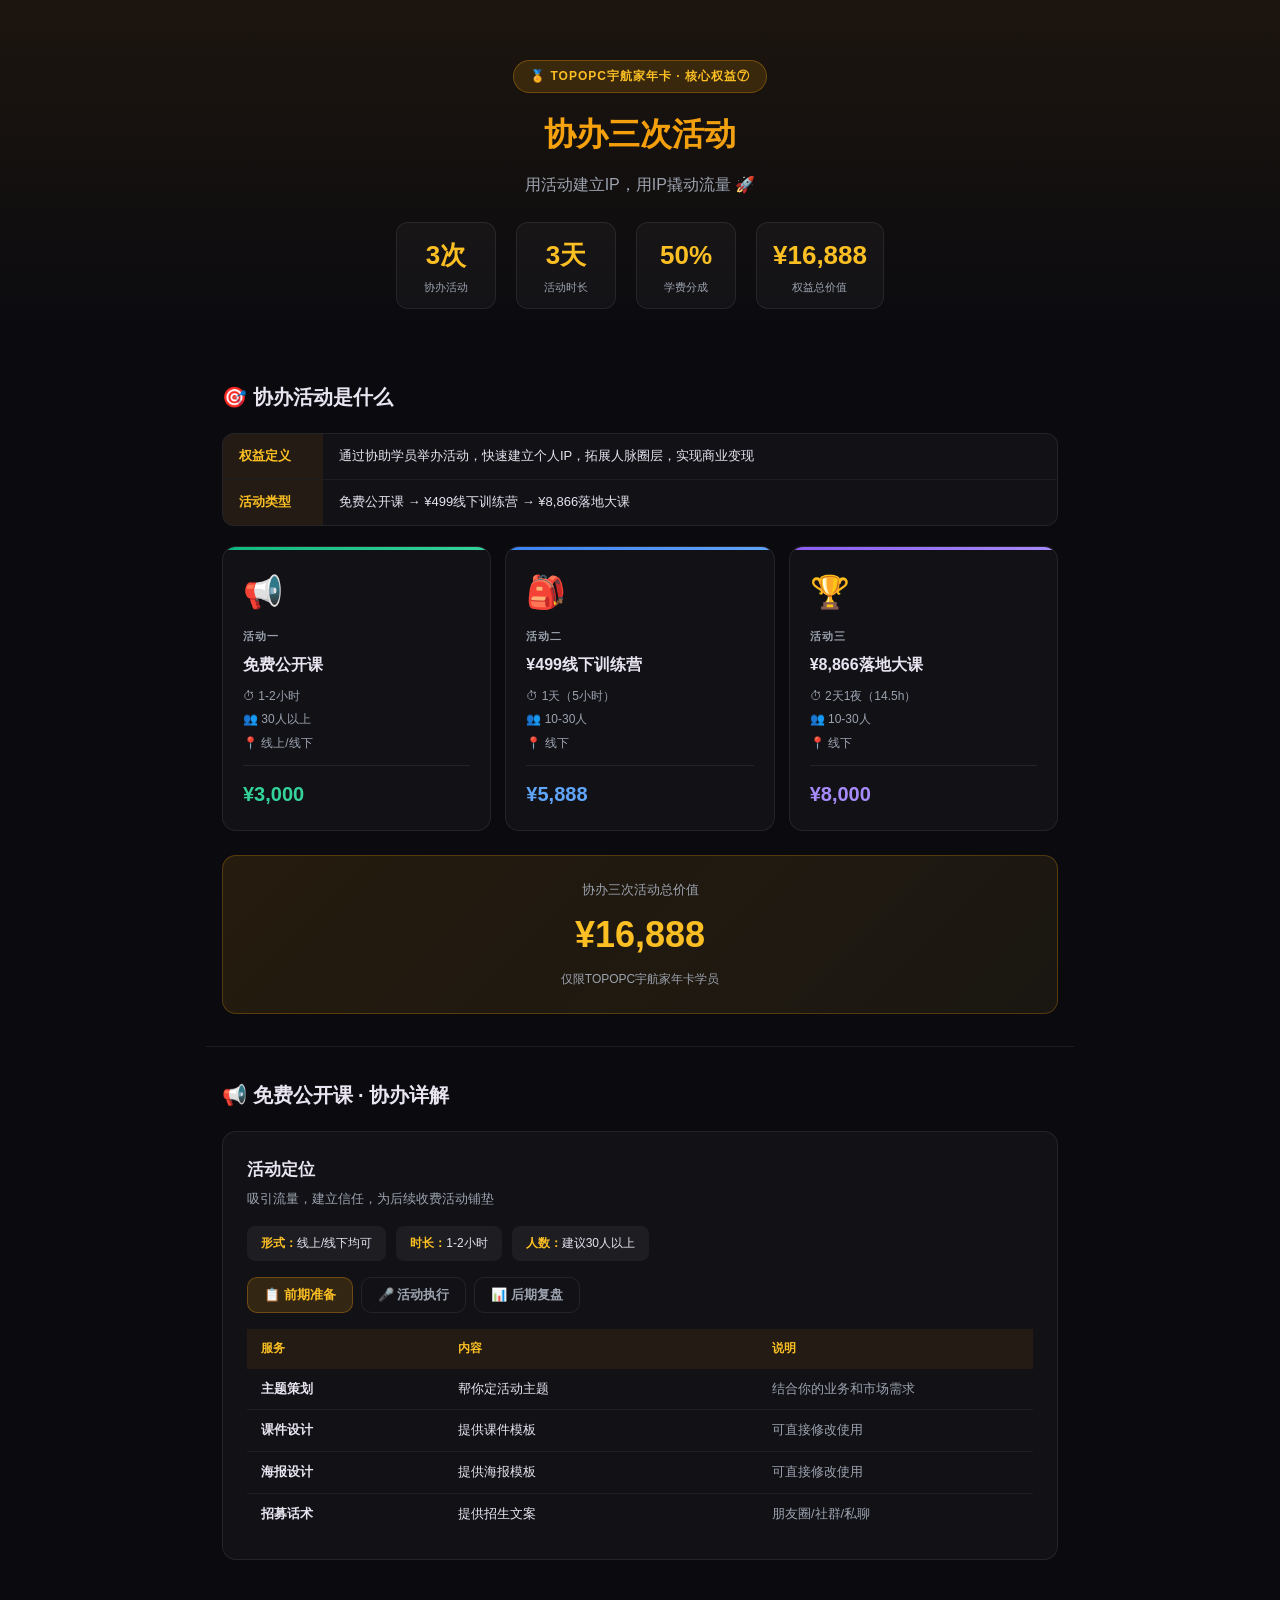
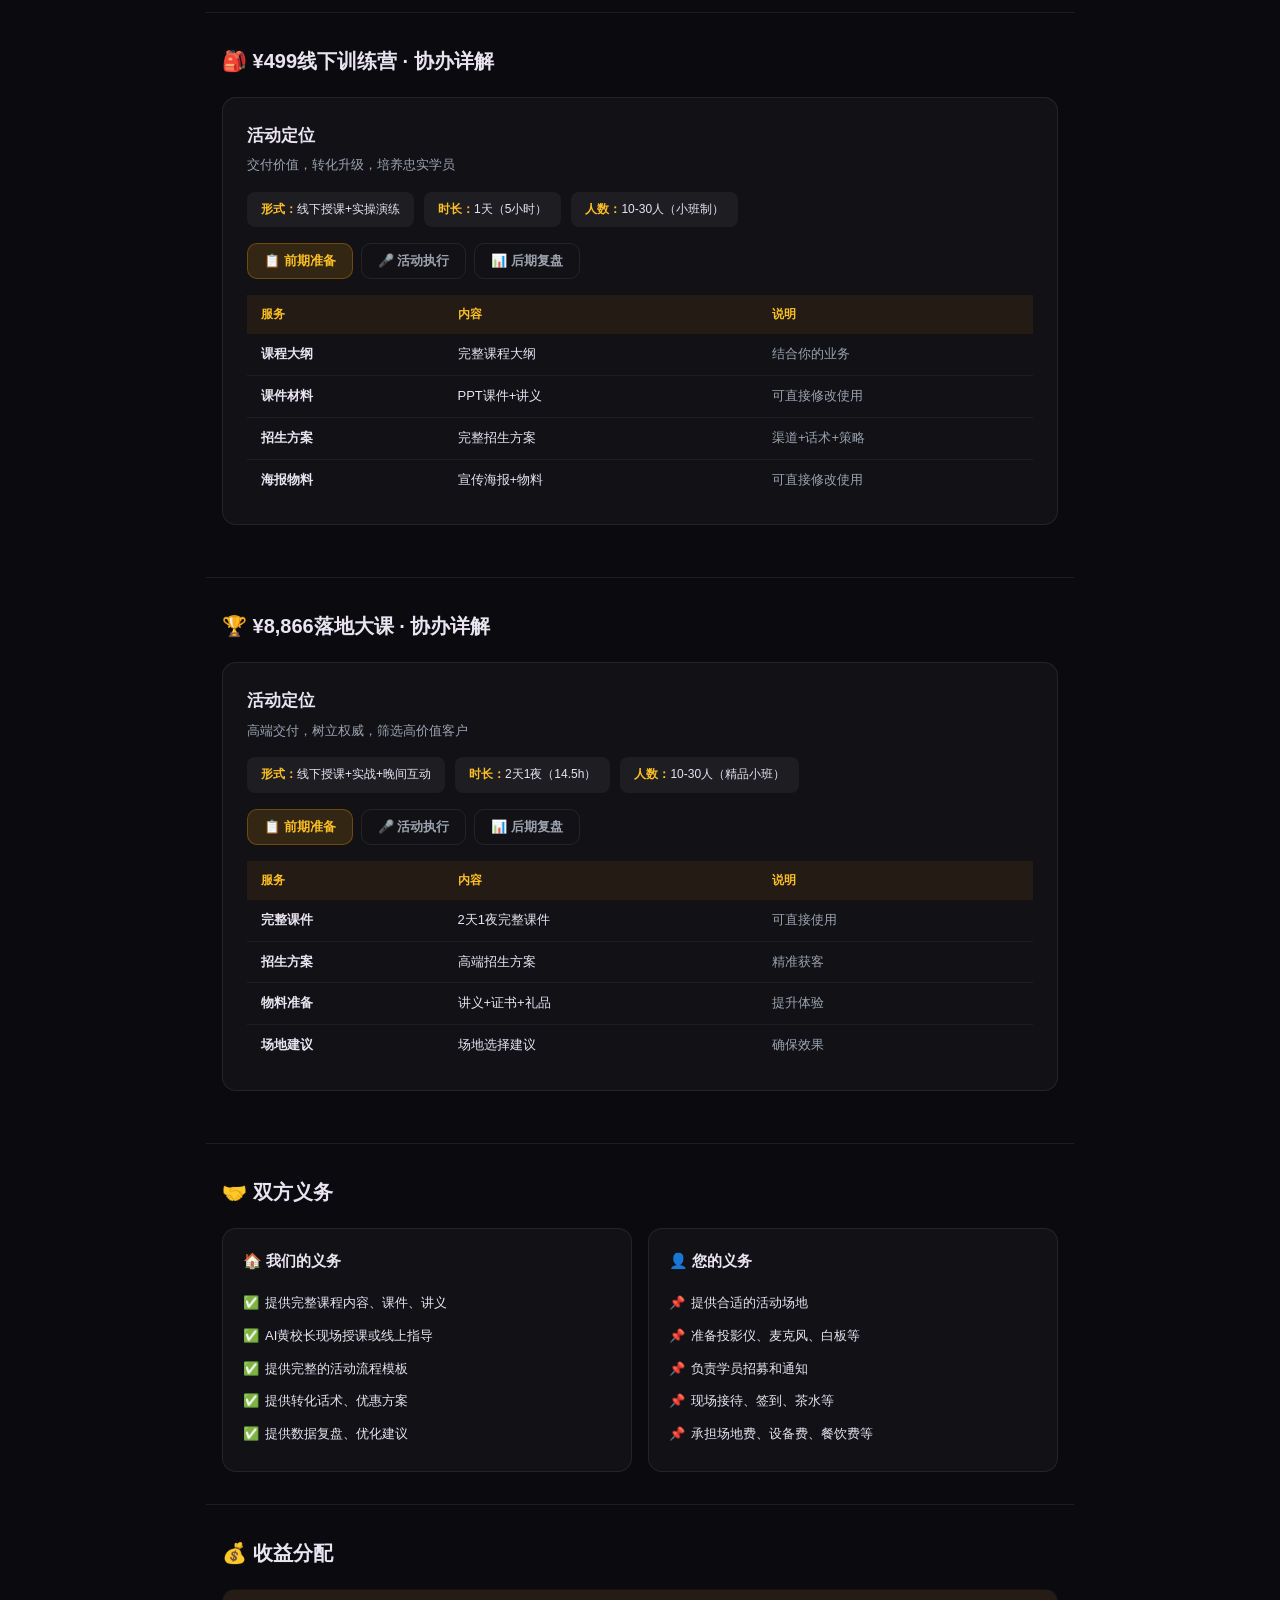
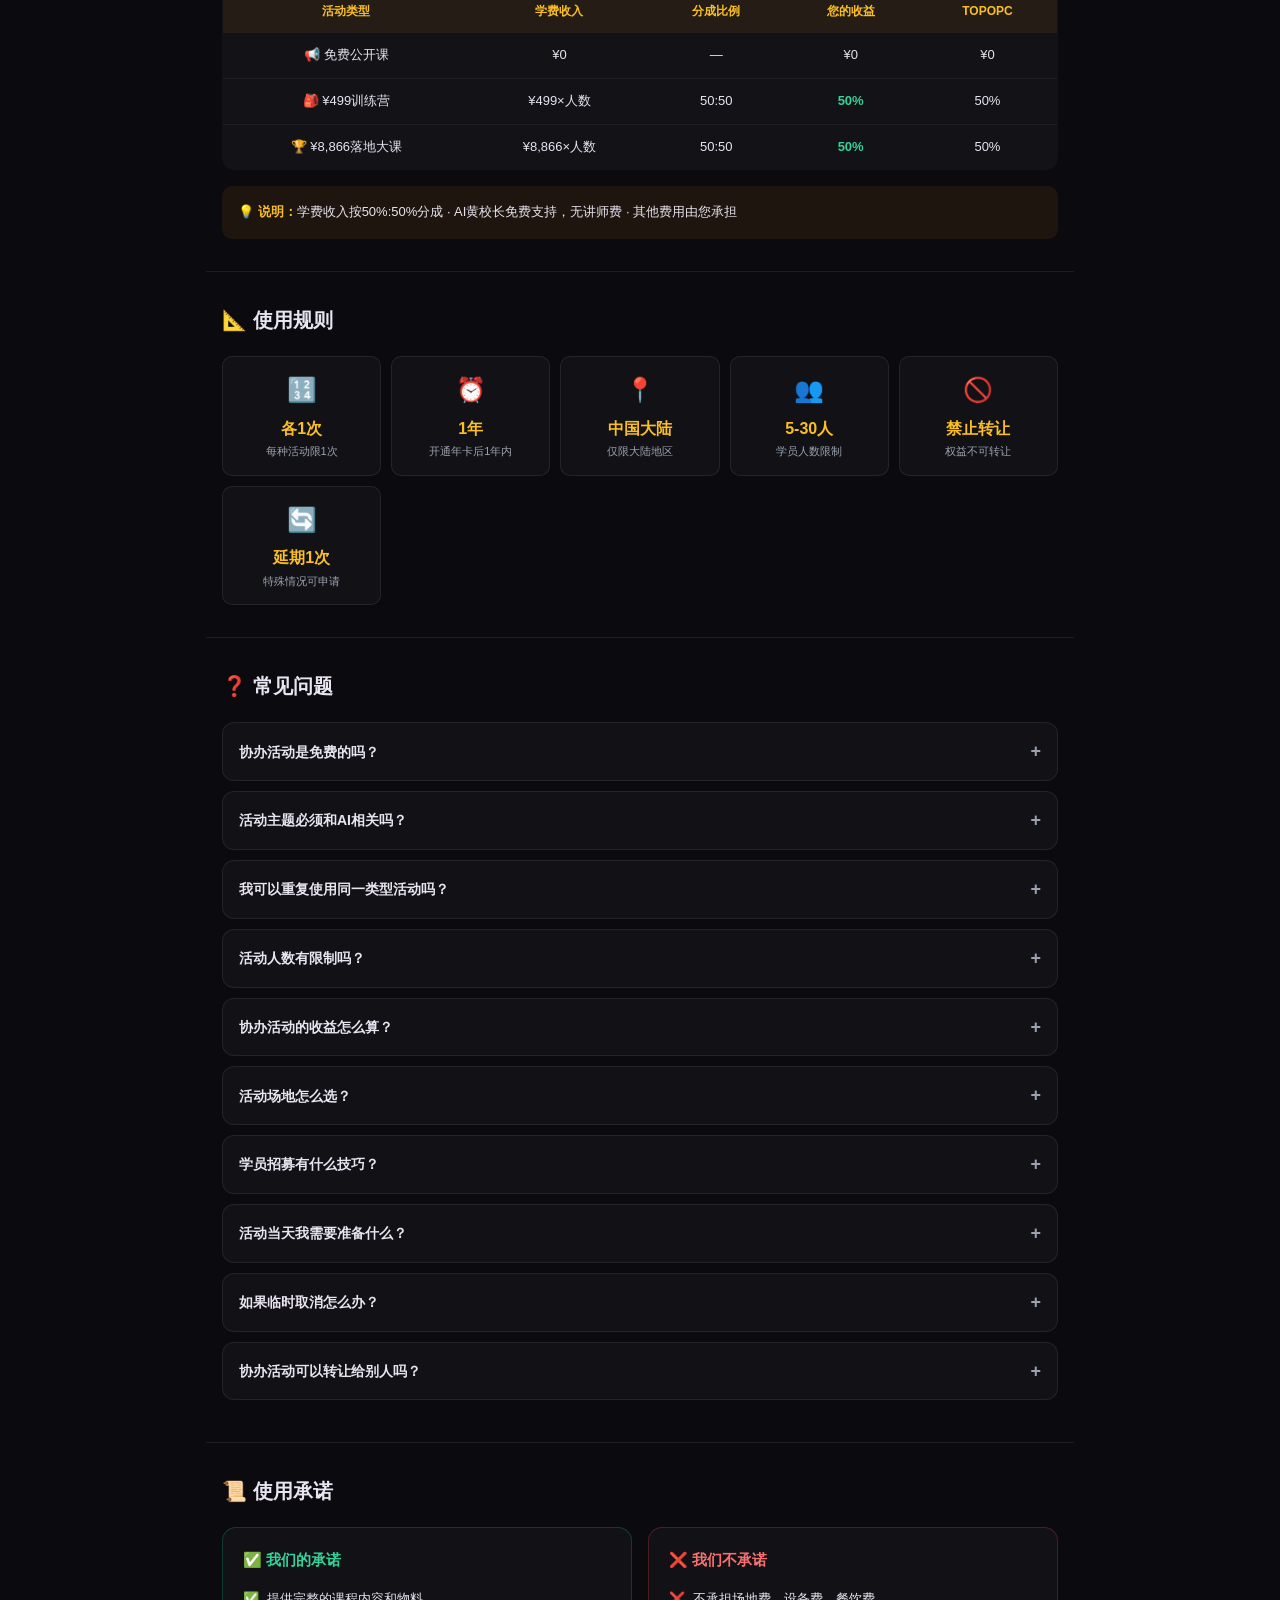
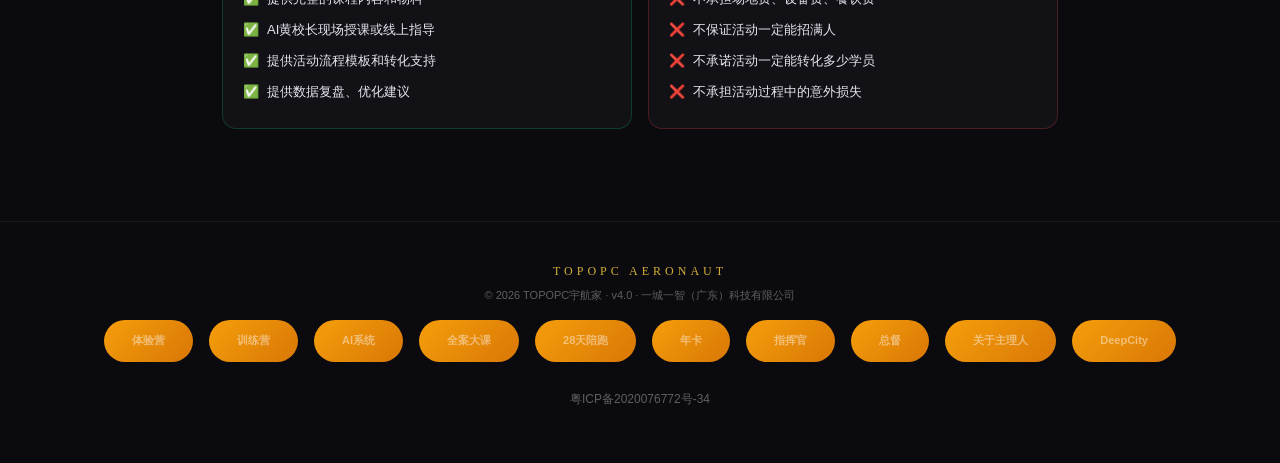
<file: co-host-events.html>
<!DOCTYPE html>
<html lang="zh-CN">
<head>  <link rel="preconnect" href="https://fonts.googleapis.cn">
  <link rel="preconnect" href="https://fonts.gstatic.cn" crossorigin>
  <link rel="preload" as="style" href="https://fonts.googleapis.cn/css2?family=Noto+Sans+SC:wght@300;400;500;600;700&family=Playfair+Display:wght@400;600;700&family=Cinzel:wght@400;600;700&display=swap" crossorigin>

    <link rel="preconnect" href="https://deepcity2035.github.io" crossorigin>
    <meta name="description" content="TOPOPC协办三次活动权益说明 · 免费公开课·线下训练营·落地大课协办方案">

    <meta charset="UTF-8">
    <link rel="canonical" href="https://deepcity2035.github.io/topopc-ai-launch/co-host-events.html">
    <meta name="viewport" content="width=device-width, initial-scale=1.0">
    <title>协办三次活动 · L6年卡权益⑦ · TOPOPC宇航家</title>
    <link rel="icon" type="image/svg+xml" href="favicon.svg">
    <link rel="apple-touch-icon" href="share-poster-hd.png">
        <link rel="stylesheet" href="shared.css">
    <style>
        :root {
            --bg-primary: #0a0f1e;
            --bg-secondary: #12182a;
            --text-primary: #e8e4f0;
            --text-secondary: #9ca3af;
            --accent-purple: #8b5cf6;
            --accent-green: #10b981;
            --accent-gold: #d4af37;
            --accent-orange: #f59e0b;
            --accent-blue: #3b82f6;
        }
        * { margin: 0; padding: 0; box-sizing: border-box; }
        body {
            font-family: -apple-system, BlinkMacSystemFont, 'Segoe UI', Roboto, 'PingFang SC', 'Microsoft YaHei', sans-serif;
            background: var(--bg-primary);
            color: var(--text-primary);
            line-height: 1.6;
        }
        .container { max-width: 900px; margin: 0 auto; padding: 0 16px; }

        /* Hero */
        .hero {
            padding: 60px 16px 40px;
            text-align: center;
            background: linear-gradient(180deg, rgba(245,158,11,0.08) 0%, transparent 100%);
        }
        .hero-badge {
            display: inline-block;
            padding: 6px 16px;
            background: rgba(245,158,11,0.15);
            border: 1px solid rgba(245,158,11,0.3);
            border-radius: 20px;
            font-size: 12px;
            font-weight: 700;
            color: #fbbf24;
            letter-spacing: 1px;
            margin-bottom: 16px;
        }
        .hero h1 {
            font-size: 32px;
            font-weight: 900;
            margin-bottom: 12px;
            background: linear-gradient(135deg, #fbbf24, #f59e0b, #d4af37);
            -webkit-background-clip: text;
            -webkit-text-fill-color: transparent;
        }
        .hero-subtitle {
            font-size: 16px;
            color: var(--text-secondary);
            margin-bottom: 24px;
        }
        .hero-stats {
            display: flex;
            justify-content: center;
            gap: 20px;
            flex-wrap: wrap;
        }
        .hero-stat {
            text-align: center;
            padding: 12px 16px;
            background: rgba(255,255,255,0.03);
            border: 1px solid rgba(255,255,255,0.08);
            border-radius: 12px;
            min-width: 100px;
        }
        .hero-stat-value {
            font-size: 26px;
            font-weight: 900;
            color: #fbbf24;
        }
        .hero-stat-label {
            font-size: 11px;
            color: var(--text-secondary);
            margin-top: 2px;
        }

        /* Section */
        .section {
            padding: 32px 16px;
        }
        .section-title {
            font-size: 20px;
            font-weight: 800;
            margin-bottom: 20px;
            display: flex;
            align-items: center;
            gap: 10px;
        }
        .section-divider {
            border: none;
            border-top: 1px solid rgba(255,255,255,0.08);
            margin: 0;
        }

        /* Info table */
        .info-table {
            background: rgba(255,255,255,0.03);
            border: 1px solid rgba(255,255,255,0.08);
            border-radius: 12px;
            overflow: hidden;
        }
        .info-row {
            display: flex;
            border-bottom: 1px solid rgba(255,255,255,0.05);
        }
        .info-row:last-child { border-bottom: none; }
        .info-label {
            width: 100px;
            padding: 12px 16px;
            background: rgba(245,158,11,0.08);
            font-size: 13px;
            font-weight: 600;
            color: #fbbf24;
            flex-shrink: 0;
        }
        .info-value {
            padding: 12px 16px;
            font-size: 13px;
            color: var(--text-primary);
        }

        /* Activity overview cards */
        .activity-overview {
            display: grid;
            grid-template-columns: repeat(auto-fit, minmax(240px, 1fr));
            gap: 14px;
            margin-bottom: 24px;
        }
        .activity-card {
            background: rgba(255,255,255,0.03);
            border: 1px solid rgba(255,255,255,0.08);
            border-radius: 14px;
            padding: 20px;
            position: relative;
            overflow: hidden;
        }
        .activity-card::before {
            content: '';
            position: absolute;
            top: 0;
            left: 0;
            right: 0;
            height: 3px;
        }
        .activity-card.free::before { background: linear-gradient(90deg, #10b981, #34d399); }
        .activity-card.training::before { background: linear-gradient(90deg, #3b82f6, #60a5fa); }
        .activity-card.master::before { background: linear-gradient(90deg, #8b5cf6, #a78bfa); }
        .activity-card .card-icon {
            font-size: 32px;
            margin-bottom: 10px;
        }
        .activity-card .card-type {
            font-size: 11px;
            font-weight: 700;
            color: var(--text-secondary);
            letter-spacing: 1px;
            text-transform: uppercase;
            margin-bottom: 6px;
        }
        .activity-card .card-name {
            font-size: 16px;
            font-weight: 700;
            margin-bottom: 10px;
        }
        .activity-card .card-detail {
            font-size: 12px;
            color: var(--text-secondary);
            margin-bottom: 4px;
        }
        .activity-card .card-value {
            margin-top: 12px;
            padding-top: 12px;
            border-top: 1px solid rgba(255,255,255,0.08);
            font-size: 20px;
            font-weight: 900;
        }
        .activity-card.free .card-value { color: #34d399; }
        .activity-card.training .card-value { color: #60a5fa; }
        .activity-card.master .card-value { color: #a78bfa; }

        /* Total value banner */
        .total-banner {
            background: linear-gradient(135deg, rgba(245,158,11,0.12), rgba(212,175,55,0.08));
            border: 1px solid rgba(245,158,11,0.25);
            border-radius: 14px;
            padding: 24px;
            text-align: center;
        }
        .total-banner .total-label {
            font-size: 13px;
            color: var(--text-secondary);
            margin-bottom: 6px;
        }
        .total-banner .total-value {
            font-size: 36px;
            font-weight: 900;
            color: #fbbf24;
        }
        .total-banner .total-note {
            font-size: 12px;
            color: var(--text-secondary);
            margin-top: 6px;
        }

        /* Detail section for each activity */
        .detail-block {
            background: rgba(255,255,255,0.03);
            border: 1px solid rgba(255,255,255,0.08);
            border-radius: 14px;
            padding: 24px;
            margin-bottom: 20px;
        }
        .detail-block h3 {
            font-size: 17px;
            font-weight: 700;
            margin-bottom: 6px;
        }
        .detail-block .detail-purpose {
            font-size: 13px;
            color: var(--text-secondary);
            margin-bottom: 16px;
        }
        .detail-meta {
            display: flex;
            flex-wrap: wrap;
            gap: 10px;
            margin-bottom: 16px;
        }
        .detail-meta-item {
            background: rgba(255,255,255,0.05);
            border-radius: 8px;
            padding: 8px 14px;
            font-size: 12px;
        }
        .detail-meta-item strong {
            color: #fbbf24;
        }

        /* Service phases */
        .phase-tabs {
            display: flex;
            gap: 8px;
            margin-bottom: 16px;
        }
        .phase-tab {
            padding: 8px 16px;
            border-radius: 10px;
            font-size: 13px;
            font-weight: 600;
            cursor: pointer;
            border: 1px solid rgba(255,255,255,0.08);
            background: transparent;
            color: var(--text-secondary);
            transition: all 0.2s;
        }
        .phase-tab.active {
            background: rgba(245,158,11,0.15);
            border-color: rgba(245,158,11,0.3);
            color: #fbbf24;
        }
        .phase-content {
            display: none;
        }
        .phase-content.active {
            display: block;
        }

        /* Service table */
        .service-table {
            width: 100%;
            border-collapse: collapse;
            font-size: 13px;
        }
        .service-table th {
            background: rgba(245,158,11,0.08);
            padding: 10px 14px;
            text-align: left;
            font-weight: 600;
            color: #fbbf24;
            font-size: 12px;
        }
        .service-table td {
            padding: 10px 14px;
            border-bottom: 1px solid rgba(255,255,255,0.05);
        }
        .service-table tr:last-child td {
            border-bottom: none;
        }
        .service-table .svc-name {
            font-weight: 600;
            width: 25%;
        }
        .service-table .svc-content {
            width: 40%;
        }
        .service-table .svc-note {
            color: var(--text-secondary);
            width: 35%;
        }

        /* Rights & obligations */
        .duty-grid {
            display: grid;
            grid-template-columns: repeat(auto-fit, minmax(300px, 1fr));
            gap: 16px;
        }
        .duty-card {
            background: rgba(255,255,255,0.03);
            border: 1px solid rgba(255,255,255,0.08);
            border-radius: 14px;
            padding: 20px;
        }
        .duty-card h4 {
            font-size: 15px;
            font-weight: 700;
            margin-bottom: 14px;
            display: flex;
            align-items: center;
            gap: 8px;
        }
        .duty-list {
            list-style: none;
            padding: 0;
        }
        .duty-list li {
            padding: 6px 0;
            padding-left: 22px;
            position: relative;
            font-size: 13px;
        }
        .duty-list li::before {
            position: absolute;
            left: 0;
        }
        .duty-our .duty-list li::before { content: '✅'; }
        .duty-your .duty-list li::before { content: '📌'; }

        /* Revenue table */
        .revenue-table {
            width: 100%;
            border-collapse: collapse;
            font-size: 13px;
            background: rgba(255,255,255,0.03);
            border: 1px solid rgba(255,255,255,0.08);
            border-radius: 12px;
            overflow: hidden;
        }
        .revenue-table th {
            background: rgba(245,158,11,0.08);
            padding: 12px 14px;
            text-align: center;
            font-weight: 600;
            color: #fbbf24;
            font-size: 12px;
        }
        .revenue-table td {
            padding: 12px 14px;
            text-align: center;
            border-bottom: 1px solid rgba(255,255,255,0.05);
        }
        .revenue-table tr:last-child td {
            border-bottom: none;
        }
        .revenue-highlight {
            color: #34d399;
            font-weight: 700;
        }

        /* Rules */
        .rules-grid {
            display: grid;
            grid-template-columns: repeat(auto-fit, minmax(140px, 1fr));
            gap: 10px;
        }
        .rule-item {
            background: rgba(255,255,255,0.03);
            border: 1px solid rgba(255,255,255,0.08);
            border-radius: 10px;
            padding: 14px;
            text-align: center;
        }
        .rule-item .rule-icon {
            font-size: 24px;
            margin-bottom: 6px;
        }
        .rule-item .rule-value {
            font-size: 16px;
            font-weight: 800;
            color: #fbbf24;
        }
        .rule-item .rule-label {
            font-size: 11px;
            color: var(--text-secondary);
            margin-top: 2px;
        }

        /* FAQ */
        .faq-item {
            background: rgba(255,255,255,0.03);
            border: 1px solid rgba(255,255,255,0.08);
            border-radius: 12px;
            margin-bottom: 10px;
            overflow: hidden;
        }
        .faq-q {
            padding: 14px 16px;
            font-size: 14px;
            font-weight: 600;
            cursor: pointer;
            display: flex;
            justify-content: space-between;
            align-items: center;
        }
        .faq-q::after {
            content: '+';
            font-size: 18px;
            color: var(--text-secondary);
            transition: transform 0.2s;
        }
        .faq-item.open .faq-q::after {
            transform: rotate(45deg);
        }
        .faq-a {
            padding: 0 16px 14px;
            font-size: 13px;
            color: var(--text-secondary);
            display: none;
        }
        .faq-item.open .faq-a {
            display: block;
        }

        /* Commitment */
        .commit-grid {
            display: grid;
            grid-template-columns: repeat(auto-fit, minmax(300px, 1fr));
            gap: 16px;
        }
        .commit-card {
            background: rgba(255,255,255,0.03);
            border-radius: 14px;
            padding: 20px;
        }
        .commit-yes {
            border: 1px solid rgba(16,185,129,0.25);
        }
        .commit-no {
            border: 1px solid rgba(239,68,68,0.25);
        }
        .commit-card h4 {
            font-size: 15px;
            font-weight: 700;
            margin-bottom: 12px;
        }
        .commit-yes h4 { color: #34d399; }
        .commit-no h4 { color: #f87171; }
        .commit-list {
            list-style: none;
            padding: 0;
        }
        .commit-list li {
            padding: 5px 0;
            padding-left: 24px;
            position: relative;
            font-size: 13px;
        }
        .commit-yes .commit-list li::before { content: '✅'; position: absolute; left: 0; }
        .commit-no .commit-list li::before { content: '❌'; position: absolute; left: 0; }

        /* Footer */
        .footer {
            text-align: center;
            padding: 40px 16px;
            border-top: 1px solid rgba(255,255,255,0.08);
        }
        .footer-slogan {
            font-size: 18px;
            font-weight: 800;
            background: linear-gradient(135deg, #fbbf24, #f59e0b);
            -webkit-background-clip: text;
            -webkit-text-fill-color: transparent;
            margin-bottom: 8px;
        }
        .footer-sub {
            font-size: 13px;
            color: var(--text-secondary);
            margin-bottom: 16px;
        }
        .footer-link {
            display: inline-block;
            padding: 12px 28px;
            background: linear-gradient(135deg, #f59e0b, #d97706);
            color: #0a0f1e;
            text-decoration: none;
            border-radius: 30px;
            font-weight: 700;
            font-size: 14px;
        }

        @media (max-width: 600px) {
            .hero h1 { font-size: 24px; }
            .hero-stats { gap: 10px; }
            .hero-stat { min-width: 80px; padding: 10px 12px; }
            .hero-stat-value { font-size: 20px; }
            .info-label { width: 80px; font-size: 12px; }
            .info-value { font-size: 12px; }
            .duty-grid { grid-template-columns: 1fr; }
            .commit-grid { grid-template-columns: 1fr; }
            .service-table { font-size: 11px; }
            .service-table th, .service-table td { padding: 8px 10px; }
            .phase-tabs { flex-wrap: wrap; }
        }
    

        .footer { text-align: center; padding: 40px 20px 30px; border-top: 1px solid rgba(255,255,255,0.06); margin-top: 60px; }
        .footer-brand { font-family: 'Cinzel', serif; font-size: 12px; color: var(--star-gold, #d4af37); letter-spacing: 4px; margin-bottom: 6px; }
        .footer-copy { font-size: 11px; color: rgba(255,255,255,0.35); margin-bottom: 16px; }
        .footer-links { display: flex; justify-content: center; flex-wrap: wrap; gap: 16px; margin-bottom: 16px; }
        .footer-link { font-size: 11px; color: rgba(255,255,255,0.45); text-decoration: none; transition: color 0.2s; }
        .footer-link:hover { color: #d4af37; }

    :hover{background:rgba(212,175,55,.25)}
</style>

    <meta property="og:type" content="website">
    <meta property="og:title" content="联合主办活动 · TOPOPC宇航家">
    <meta property="og:description" content="TOPOPC宇航家联合主办活动，与各行业领袖共同推动AI落地。">
    <meta property="og:image" content="https://deepcity2035.github.io/topopc-ai-launch/share-poster-hd.png">
    <meta property="og:url" content="https://deepcity2035.github.io/topopc-ai-launch/co-host-events.html">
    <meta name="twitter:card" content="summary_large_image">
    <meta name="twitter:title" content="联合主办活动 · TOPOPC宇航家">
    <meta name="twitter:description" content="TOPOPC宇航家联合主办活动，与各行业领袖共同推动AI落地。">
    <meta name="twitter:image" content="https://deepcity2035.github.io/topopc-ai-launch/share-poster-hd.png">

    <script type="application/ld+json">{"@context": "https://schema.org", "@type": "Product", "name": "协办三次活动", "description": "TOPOPC协办三次活动权益说明 · 免费公开课·线下训练营·落地大课协办方案", "url": "https://deepcity2035.github.io/topopc-ai-launch/co-host-events.html", "brand": {"@type": "Brand", "name": "TOPOPC宇航家"}}
        // All CTA buttons -> QR popup
        document.querySelectorAll('.cta-button, .hero-cta').forEach(btn => {
        // CTA click handled by href
        });
        // Inline CTA links with "加入" text
        document.querySelectorAll('a.cta-button, a.hero-cta, a[href^="https"]:not([href*="topopc"])').forEach(a => {
            const text = a.textContent || '';
            if (/加入|年卡|立即开通|立即加入/.test(text)) {
                a.style.cursor = 'pointer';
            }
        });
</script>
  </head>
<body style="background:#0a0a0f">
        </div>
    </div>

    <!-- Hero -->
    <div class="hero">
        <div class="hero-badge">🏅 TOPOPC宇航家年卡 · 核心权益⑦</div>
        <h1>协办三次活动</h1>
        <p class="hero-subtitle">用活动建立IP，用IP撬动流量 🚀</p>
        <div class="hero-stats">
            <div class="hero-stat">
                <div class="hero-stat-value">3次</div>
                <div class="hero-stat-label">协办活动</div>
            </div>
            <div class="hero-stat">
                <div class="hero-stat-value">3天</div>
                <div class="hero-stat-label">活动时长</div>
            </div>
            <div class="hero-stat">
                <div class="hero-stat-value">50%</div>
                <div class="hero-stat-label">学费分成</div>
            </div>
            <div class="hero-stat">
                <div class="hero-stat-value">¥16,888</div>
                <div class="hero-stat-label">权益总价值</div>
            </div>
        </div>
    </div>

    <div class="container">

        <!-- 一、协办活动是什么 -->
        <section class="section">
            <h2 class="section-title">🎯 协办活动是什么</h2>
            <div class="info-table" style="margin-bottom:20px">
                <div class="info-row">
                    <div class="info-label">权益定义</div>
                    <div class="info-value">通过协助学员举办活动，快速建立个人IP，拓展人脉圈层，实现商业变现</div>
                </div>
                <div class="info-row">
                    <div class="info-label">活动类型</div>
                    <div class="info-value">免费公开课 → ¥499线下训练营 → ¥8,866落地大课</div>
                </div>
            </div>

            <div class="activity-overview">
                <div class="activity-card free">
                    <div class="card-icon">📢</div>
                    <div class="card-type">活动一</div>
                    <div class="card-name">免费公开课</div>
                    <div class="card-detail">⏱ 1-2小时</div>
                    <div class="card-detail">👥 30人以上</div>
                    <div class="card-detail">📍 线上/线下</div>
                    <div class="card-value">¥3,000</div>
                </div>
                <div class="activity-card training">
                    <div class="card-icon">🎒</div>
                    <div class="card-type">活动二</div>
                    <div class="card-name">¥499线下训练营</div>
                    <div class="card-detail">⏱ 1天（5小时）</div>
                    <div class="card-detail">👥 10-30人</div>
                    <div class="card-detail">📍 线下</div>
                    <div class="card-value">¥5,888</div>
                </div>
                <div class="activity-card master">
                    <div class="card-icon">🏆</div>
                    <div class="card-type">活动三</div>
                    <div class="card-name">¥8,866落地大课</div>
                    <div class="card-detail">⏱ 2天1夜（14.5h）</div>
                    <div class="card-detail">👥 10-30人</div>
                    <div class="card-detail">📍 线下</div>
                    <div class="card-value">¥8,000</div>
                </div>
            </div>

            <div class="total-banner">
                <div class="total-label">协办三次活动总价值</div>
                <div class="total-value">¥16,888</div>
                <div class="total-note">仅限TOPOPC宇航家年卡学员</div>
            </div>
        </section>

        <hr class="section-divider">

        <!-- 二、免费公开课协办详解 -->
        <section class="section">
            <h2 class="section-title">📢 免费公开课 · 协办详解</h2>
            <div class="detail-block">
                <h3>活动定位</h3>
                <p class="detail-purpose">吸引流量，建立信任，为后续收费活动铺垫</p>
                <div class="detail-meta">
                    <div class="detail-meta-item"><strong>形式：</strong>线上/线下均可</div>
                    <div class="detail-meta-item"><strong>时长：</strong>1-2小时</div>
                    <div class="detail-meta-item"><strong>人数：</strong>建议30人以上</div>
                </div>

                <div class="phase-tabs" id="free-tabs">
                    <button class="phase-tab active" onclick="switchPhase('free','prep')">📋 前期准备</button>
                    <button class="phase-tab" onclick="switchPhase('free','exec')">🎤 活动执行</button>
                    <button class="phase-tab" onclick="switchPhase('free','review')">📊 后期复盘</button>
                </div>

                <div class="phase-content active" id="free-prep">
                    <table class="service-table">
                        <thead><tr><th>服务</th><th>内容</th><th>说明</th></tr></thead>
                        <tbody>
                            <tr><td class="svc-name">主题策划</td><td class="svc-content">帮你定活动主题</td><td class="svc-note">结合你的业务和市场需求</td></tr>
                            <tr><td class="svc-name">课件设计</td><td class="svc-content">提供课件模板</td><td class="svc-note">可直接修改使用</td></tr>
                            <tr><td class="svc-name">海报设计</td><td class="svc-content">提供海报模板</td><td class="svc-note">可直接修改使用</td></tr>
                            <tr><td class="svc-name">招募话术</td><td class="svc-content">提供招生文案</td><td class="svc-note">朋友圈/社群/私聊</td></tr>
                        </tbody>
                    </table>
                </div>
                <div class="phase-content" id="free-exec">
                    <table class="service-table">
                        <thead><tr><th>服务</th><th>内容</th><th>说明</th></tr></thead>
                        <tbody>
                            <tr><td class="svc-name">开场致辞</td><td class="svc-content">AI黄校长开场致辞</td><td class="svc-note">提升活动调性</td></tr>
                            <tr><td class="svc-name">内容讲授</td><td class="svc-content">AI黄校长授课（可选）</td><td class="svc-note">根据需求安排</td></tr>
                            <tr><td class="svc-name">互动答疑</td><td class="svc-content">现场答疑</td><td class="svc-note">建立信任</td></tr>
                            <tr><td class="svc-name">转化铺垫</td><td class="svc-content">引导报名付费课</td><td class="svc-note">自然转化</td></tr>
                        </tbody>
                    </table>
                </div>
                <div class="phase-content" id="free-review">
                    <table class="service-table">
                        <thead><tr><th>服务</th><th>内容</th><th>说明</th></tr></thead>
                        <tbody>
                            <tr><td class="svc-name">数据复盘</td><td class="svc-content">活动数据总结</td><td class="svc-note">参与人数、互动率等</td></tr>
                            <tr><td class="svc-name">优化建议</td><td class="svc-content">活动优化建议</td><td class="svc-note">下次怎么做得更好</td></tr>
                        </tbody>
                    </table>
                </div>
            </div>
        </section>

        <hr class="section-divider">

        <!-- 三、¥499线下训练营协办详解 -->
        <section class="section">
            <h2 class="section-title">🎒 ¥499线下训练营 · 协办详解</h2>
            <div class="detail-block">
                <h3>活动定位</h3>
                <p class="detail-purpose">交付价值，转化升级，培养忠实学员</p>
                <div class="detail-meta">
                    <div class="detail-meta-item"><strong>形式：</strong>线下授课+实操演练</div>
                    <div class="detail-meta-item"><strong>时长：</strong>1天（5小时）</div>
                    <div class="detail-meta-item"><strong>人数：</strong>10-30人（小班制）</div>
                </div>

                <div class="phase-tabs" id="train-tabs">
                    <button class="phase-tab active" onclick="switchPhase('train','prep')">📋 前期准备</button>
                    <button class="phase-tab" onclick="switchPhase('train','exec')">🎤 活动执行</button>
                    <button class="phase-tab" onclick="switchPhase('train','review')">📊 后期复盘</button>
                </div>

                <div class="phase-content active" id="train-prep">
                    <table class="service-table">
                        <thead><tr><th>服务</th><th>内容</th><th>说明</th></tr></thead>
                        <tbody>
                            <tr><td class="svc-name">课程大纲</td><td class="svc-content">完整课程大纲</td><td class="svc-note">结合你的业务</td></tr>
                            <tr><td class="svc-name">课件材料</td><td class="svc-content">PPT课件+讲义</td><td class="svc-note">可直接修改使用</td></tr>
                            <tr><td class="svc-name">招生方案</td><td class="svc-content">完整招生方案</td><td class="svc-note">渠道+话术+策略</td></tr>
                            <tr><td class="svc-name">海报物料</td><td class="svc-content">宣传海报+物料</td><td class="svc-note">可直接修改使用</td></tr>
                        </tbody>
                    </table>
                </div>
                <div class="phase-content" id="train-exec">
                    <table class="service-table">
                        <thead><tr><th>服务</th><th>内容</th><th>说明</th></tr></thead>
                        <tbody>
                            <tr><td class="svc-name">开场致辞</td><td class="svc-content">AI黄校长开场致辞</td><td class="svc-note">提升活动调性</td></tr>
                            <tr><td class="svc-name">课程讲授</td><td class="svc-content">AI黄校长全程授课</td><td class="svc-note">确保交付质量</td></tr>
                            <tr><td class="svc-name">实战指导</td><td class="svc-content">手把手指导实操</td><td class="svc-note">确保学员学会</td></tr>
                            <tr><td class="svc-name">互动答疑</td><td class="svc-content">全程答疑</td><td class="svc-note">解答学员问题</td></tr>
                        </tbody>
                    </table>
                </div>
                <div class="phase-content" id="train-review">
                    <table class="service-table">
                        <thead><tr><th>服务</th><th>内容</th><th>说明</th></tr></thead>
                        <tbody>
                            <tr><td class="svc-name">学员反馈</td><td class="svc-content">收集学员评价</td><td class="svc-note">了解学员满意度</td></tr>
                            <tr><td class="svc-name">转化分析</td><td class="svc-content">分析转化率</td><td class="svc-note">优化转化策略</td></tr>
                            <tr><td class="svc-name">优化建议</td><td class="svc-content">优化建议</td><td class="svc-note">下次怎么做</td></tr>
                        </tbody>
                    </table>
                </div>
            </div>
        </section>

        <hr class="section-divider">

        <!-- 四、¥8,866落地大课协办详解 -->
        <section class="section">
            <h2 class="section-title">🏆 ¥8,866落地大课 · 协办详解</h2>
            <div class="detail-block">
                <h3>活动定位</h3>
                <p class="detail-purpose">高端交付，树立权威，筛选高价值客户</p>
                <div class="detail-meta">
                    <div class="detail-meta-item"><strong>形式：</strong>线下授课+实战+晚间互动</div>
                    <div class="detail-meta-item"><strong>时长：</strong>2天1夜（14.5h）</div>
                    <div class="detail-meta-item"><strong>人数：</strong>10-30人（精品小班）</div>
                </div>

                <div class="phase-tabs" id="master-tabs">
                    <button class="phase-tab active" onclick="switchPhase('master','prep')">📋 前期准备</button>
                    <button class="phase-tab" onclick="switchPhase('master','exec')">🎤 活动执行</button>
                    <button class="phase-tab" onclick="switchPhase('master','review')">📊 后期复盘</button>
                </div>

                <div class="phase-content active" id="master-prep">
                    <table class="service-table">
                        <thead><tr><th>服务</th><th>内容</th><th>说明</th></tr></thead>
                        <tbody>
                            <tr><td class="svc-name">完整课件</td><td class="svc-content">2天1夜完整课件</td><td class="svc-note">可直接使用</td></tr>
                            <tr><td class="svc-name">招生方案</td><td class="svc-content">高端招生方案</td><td class="svc-note">精准获客</td></tr>
                            <tr><td class="svc-name">物料准备</td><td class="svc-content">讲义+证书+礼品</td><td class="svc-note">提升体验</td></tr>
                            <tr><td class="svc-name">场地建议</td><td class="svc-content">场地选择建议</td><td class="svc-note">确保效果</td></tr>
                        </tbody>
                    </table>
                </div>
                <div class="phase-content" id="master-exec">
                    <table class="service-table">
                        <thead><tr><th>服务</th><th>内容</th><th>说明</th></tr></thead>
                        <tbody>
                            <tr><td class="svc-name">主讲老师</td><td class="svc-content">AI黄校长全程主讲</td><td class="svc-note">确保交付质量</td></tr>
                            <tr><td class="svc-name">助教支持</td><td class="svc-content">助教全程支持</td><td class="svc-note">确保顺利</td></tr>
                            <tr><td class="svc-name">现场协调</td><td class="svc-content">现场协调工作</td><td class="svc-note">确保流程顺畅</td></tr>
                            <tr><td class="svc-name">现场销售</td><td class="svc-content">协助现场销售</td><td class="svc-note">提升转化率</td></tr>
                        </tbody>
                    </table>
                </div>
                <div class="phase-content" id="master-review">
                    <table class="service-table">
                        <thead><tr><th>服务</th><th>内容</th><th>说明</th></tr></thead>
                        <tbody>
                            <tr><td class="svc-name">数据复盘</td><td class="svc-content">完整数据报告</td><td class="svc-note">了解活动效果</td></tr>
                            <tr><td class="svc-name">优化建议</td><td class="svc-content">专业优化建议</td><td class="svc-note">持续优化</td></tr>
                        </tbody>
                    </table>
                </div>
            </div>
        </section>

        <hr class="section-divider">

        <!-- 五、双方义务 -->
        <section class="section">
            <h2 class="section-title">🤝 双方义务</h2>
            <div class="duty-grid">
                <div class="duty-card duty-our">
                    <h4>🏠 我们的义务</h4>
                    <ul class="duty-list">
                        <li>提供完整课程内容、课件、讲义</li>
                        <li>AI黄校长现场授课或线上指导</li>
                        <li>提供完整的活动流程模板</li>
                        <li>提供转化话术、优惠方案</li>
                        <li>提供数据复盘、优化建议</li>
                    </ul>
                </div>
                <div class="duty-card duty-your">
                    <h4>👤 您的义务</h4>
                    <ul class="duty-list">
                        <li>提供合适的活动场地</li>
                        <li>准备投影仪、麦克风、白板等</li>
                        <li>负责学员招募和通知</li>
                        <li>现场接待、签到、茶水等</li>
                        <li>承担场地费、设备费、餐饮费等</li>
                    </ul>
                </div>
            </div>
        </section>

        <hr class="section-divider">

        <!-- 六、收益分配 -->
        <section class="section">
            <h2 class="section-title">💰 收益分配</h2>
            <table class="revenue-table">
                <thead>
                    <tr>
                        <th>活动类型</th>
                        <th>学费收入</th>
                        <th>分成比例</th>
                        <th>您的收益</th>
                        <th>TOPOPC</th>
                    </tr>
                </thead>
                <tbody>
                    <tr>
                        <td>📢 免费公开课</td>
                        <td>¥0</td>
                        <td>—</td>
                        <td>¥0</td>
                        <td>¥0</td>
                    </tr>
                    <tr>
                        <td>🎒 ¥499训练营</td>
                        <td>¥499×人数</td>
                        <td>50:50</td>
                        <td class="revenue-highlight">50%</td>
                        <td>50%</td>
                    </tr>
                    <tr>
                        <td>🏆 ¥8,866落地大课</td>
                        <td>¥8,866×人数</td>
                        <td>50:50</td>
                        <td class="revenue-highlight">50%</td>
                        <td>50%</td>
                    </tr>
                </tbody>
            </table>
            <div style="margin-top:16px;padding:16px;background:rgba(245,158,11,0.08);border-radius:10px;font-size:13px;">
                <strong style="color:#fbbf24">💡 说明：</strong>学费收入按50%:50%分成 · AI黄校长免费支持，无讲师费 · 其他费用由您承担
            </div>
        </section>

        <hr class="section-divider">

        <!-- 七、使用规则 -->
        <section class="section">
            <h2 class="section-title">📐 使用规则</h2>
            <div class="rules-grid">
                <div class="rule-item">
                    <div class="rule-icon">🔢</div>
                    <div class="rule-value">各1次</div>
                    <div class="rule-label">每种活动限1次</div>
                </div>
                <div class="rule-item">
                    <div class="rule-icon">⏰</div>
                    <div class="rule-value">1年</div>
                    <div class="rule-label">开通年卡后1年内</div>
                </div>
                <div class="rule-item">
                    <div class="rule-icon">📍</div>
                    <div class="rule-value">中国大陆</div>
                    <div class="rule-label">仅限大陆地区</div>
                </div>
                <div class="rule-item">
                    <div class="rule-icon">👥</div>
                    <div class="rule-value">5-30人</div>
                    <div class="rule-label">学员人数限制</div>
                </div>
                <div class="rule-item">
                    <div class="rule-icon">🚫</div>
                    <div class="rule-value">禁止转让</div>
                    <div class="rule-label">权益不可转让</div>
                </div>
                <div class="rule-item">
                    <div class="rule-icon">🔄</div>
                    <div class="rule-value">延期1次</div>
                    <div class="rule-label">特殊情况可申请</div>
                </div>
            </div>
        </section>

        <hr class="section-divider">

        <!-- 八、常见问题 -->
        <section class="section">
            <h2 class="section-title">❓ 常见问题</h2>

            <div class="faq-item" onclick="toggleFaq(this)">
                <div class="faq-q">协办活动是免费的吗？</div>
                <div class="faq-a">协办本身是免费的（年卡权益），但您需要承担场地费、设备费、餐饮费等实际活动开支。</div>
            </div>
            <div class="faq-item" onclick="toggleFaq(this)">
                <div class="faq-q">活动主题必须和AI相关吗？</div>
                <div class="faq-a">建议与OPBU/AI主题相关，这样更能体现TOPOPC的专业性。如果您有自己的主题方向，可以和我们沟通评估。</div>
            </div>
            <div class="faq-item" onclick="toggleFaq(this)">
                <div class="faq-q">我可以重复使用同一类型活动吗？</div>
                <div class="faq-a">不可以。每种类型活动仅限协办1次。如果需要更多协办服务，可以单独商谈。</div>
            </div>
            <div class="faq-item" onclick="toggleFaq(this)">
                <div class="faq-q">活动人数有限制吗？</div>
                <div class="faq-a">最少5人起，最多30人。人太少影响氛围，人太多影响交付质量。</div>
            </div>
            <div class="faq-item" onclick="toggleFaq(this)">
                <div class="faq-q">协办活动的收益怎么算？</div>
                <div class="faq-a">学费收入按50%:50%分成。免费公开课无收入；¥499训练营和¥8,866落地大课的学费收入您可获得50%。</div>
            </div>
            <div class="faq-item" onclick="toggleFaq(this)">
                <div class="faq-q">活动场地怎么选？</div>
                <div class="faq-a">我们会提供建议，但最终由您决定。建议：交通便利、环境舒适、设备齐全。</div>
            </div>
            <div class="faq-item" onclick="toggleFaq(this)">
                <div class="faq-q">学员招募有什么技巧？</div>
                <div class="faq-a">我们会提供完整的招生方案，包括渠道、话术和策略，手把手教你招满人。</div>
            </div>
            <div class="faq-item" onclick="toggleFaq(this)">
                <div class="faq-q">活动当天我需要准备什么？</div>
                <div class="faq-a">您需要准备：场地、投影仪、麦克风、白板、茶水、签到表等现场服务用品。</div>
            </div>
            <div class="faq-item" onclick="toggleFaq(this)">
                <div class="faq-q">如果临时取消怎么办？</div>
                <div class="faq-a">需至少提前7天通知。如果是您原因取消，会扣除本次权益；如果是我们的原因，保留权益重新安排。</div>
            </div>
            <div class="faq-item" onclick="toggleFaq(this)">
                <div class="faq-q">协办活动可以转让给别人吗？</div>
                <div class="faq-a">不可以。权益仅限开通年卡的账号本人使用。</div>
            </div>
        </section>

        <hr class="section-divider">

        <!-- 九、使用承诺 -->
        <section class="section">
            <h2 class="section-title">📜 使用承诺</h2>
            <div class="commit-grid">
                <div class="commit-card commit-yes">
                    <h4>✅ 我们的承诺</h4>
                    <ul class="commit-list">
                        <li>提供完整的课程内容和物料</li>
                        <li>AI黄校长现场授课或线上指导</li>
                        <li>提供活动流程模板和转化支持</li>
                        <li>提供数据复盘、优化建议</li>
                    </ul>
                </div>
                <div class="commit-card commit-no">
                    <h4>❌ 我们不承诺</h4>
                    <ul class="commit-list">
                        <li>不承担场地费、设备费、餐饮费</li>
                        <li>不保证活动一定能招满人</li>
                        <li>不承诺活动一定能转化多少学员</li>
                        <li>不承担活动过程中的意外损失</li>
                    </ul>
                </div>
            </div>
        </section>

    </div>

    <!-- Footer -->
    <footer class="footer">
        <div class="footer-brand">TOPOPC AERONAUT</div>
        <div class="footer-copy">© 2026 TOPOPC宇航家 · v4.0 · 一城一智（广东）科技有限公司</div>
        <div class="footer-links">
            <a href="experience-camp.html" class="footer-link">体验营</a>
            <a href="training-camp.html" class="footer-link">训练营</a>
            <a href="long-system.html" class="footer-link">AI系统</a>
            <a href="opbc-full-course.html" class="footer-link">全案大课</a>
            <a href="opbu28.html" class="footer-link">28天陪跑</a>
            <a href="annual-card.html" class="footer-link">年卡</a>
            <a href="ai-company.html" class="footer-link">指挥官</a>
            <a href="city-partner.html" class="footer-link">总督</a>
            <a href="about.html" class="footer-link">关于主理人</a>
            <a href="deepcity.html" class="footer-link">DeepCity</a>
        </div>
            <div class="footer-icp" style="text-align:center;padding:12px 0 24px;font-size:12px;color:rgba(255,255,255,0.35);">
            <a href="https://beian.miit.gov.cn/" target="_blank" rel="noopener noreferrer" style="color:rgba(255,255,255,0.35);text-decoration:none;">粤ICP备2020076772号-34</a>
        </div>
</footer>

    

    <script defer>

        
        function switchPhase(activity, phase) {
            // Hide all phases for this activity
            document.querySelectorAll(`[id^="${activity}-"]`).forEach(el => {
                el.classList.remove('active');
            });
            // Show target phase
            document.getElementById(`${activity}-${phase}`).classList.add('active');

            // Update tabs
            document.querySelectorAll(`#${activity}-tabs .phase-tab`).forEach((tab, i) => {
                tab.classList.remove('active');
            });
            const phases = ['prep', 'exec', 'review'];
            const idx = phases.indexOf(phase);
            document.querySelectorAll(`#${activity}-tabs .phase-tab`)[idx].classList.add('active');
        }

        function toggleFaq(item) {
            item.classList.toggle('open');
        }
    
    </script>
</body>
</html>
</file>
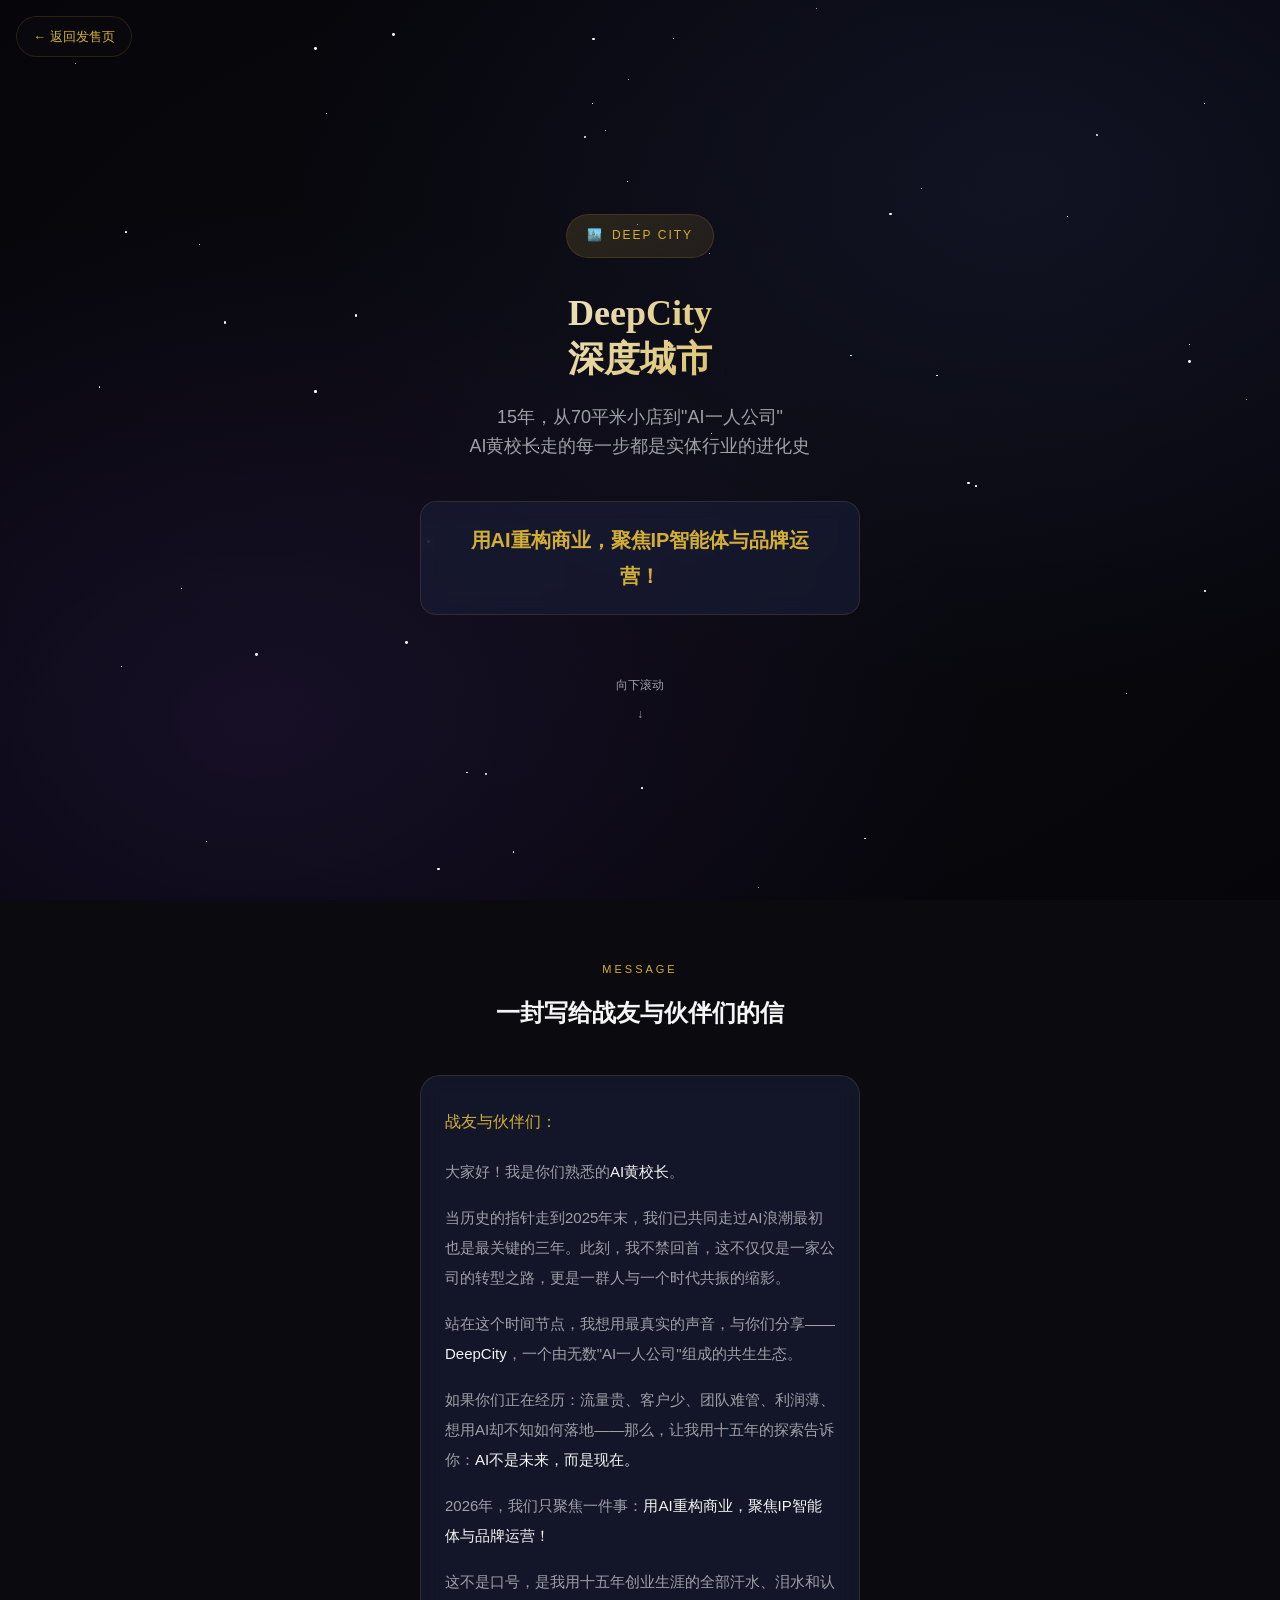
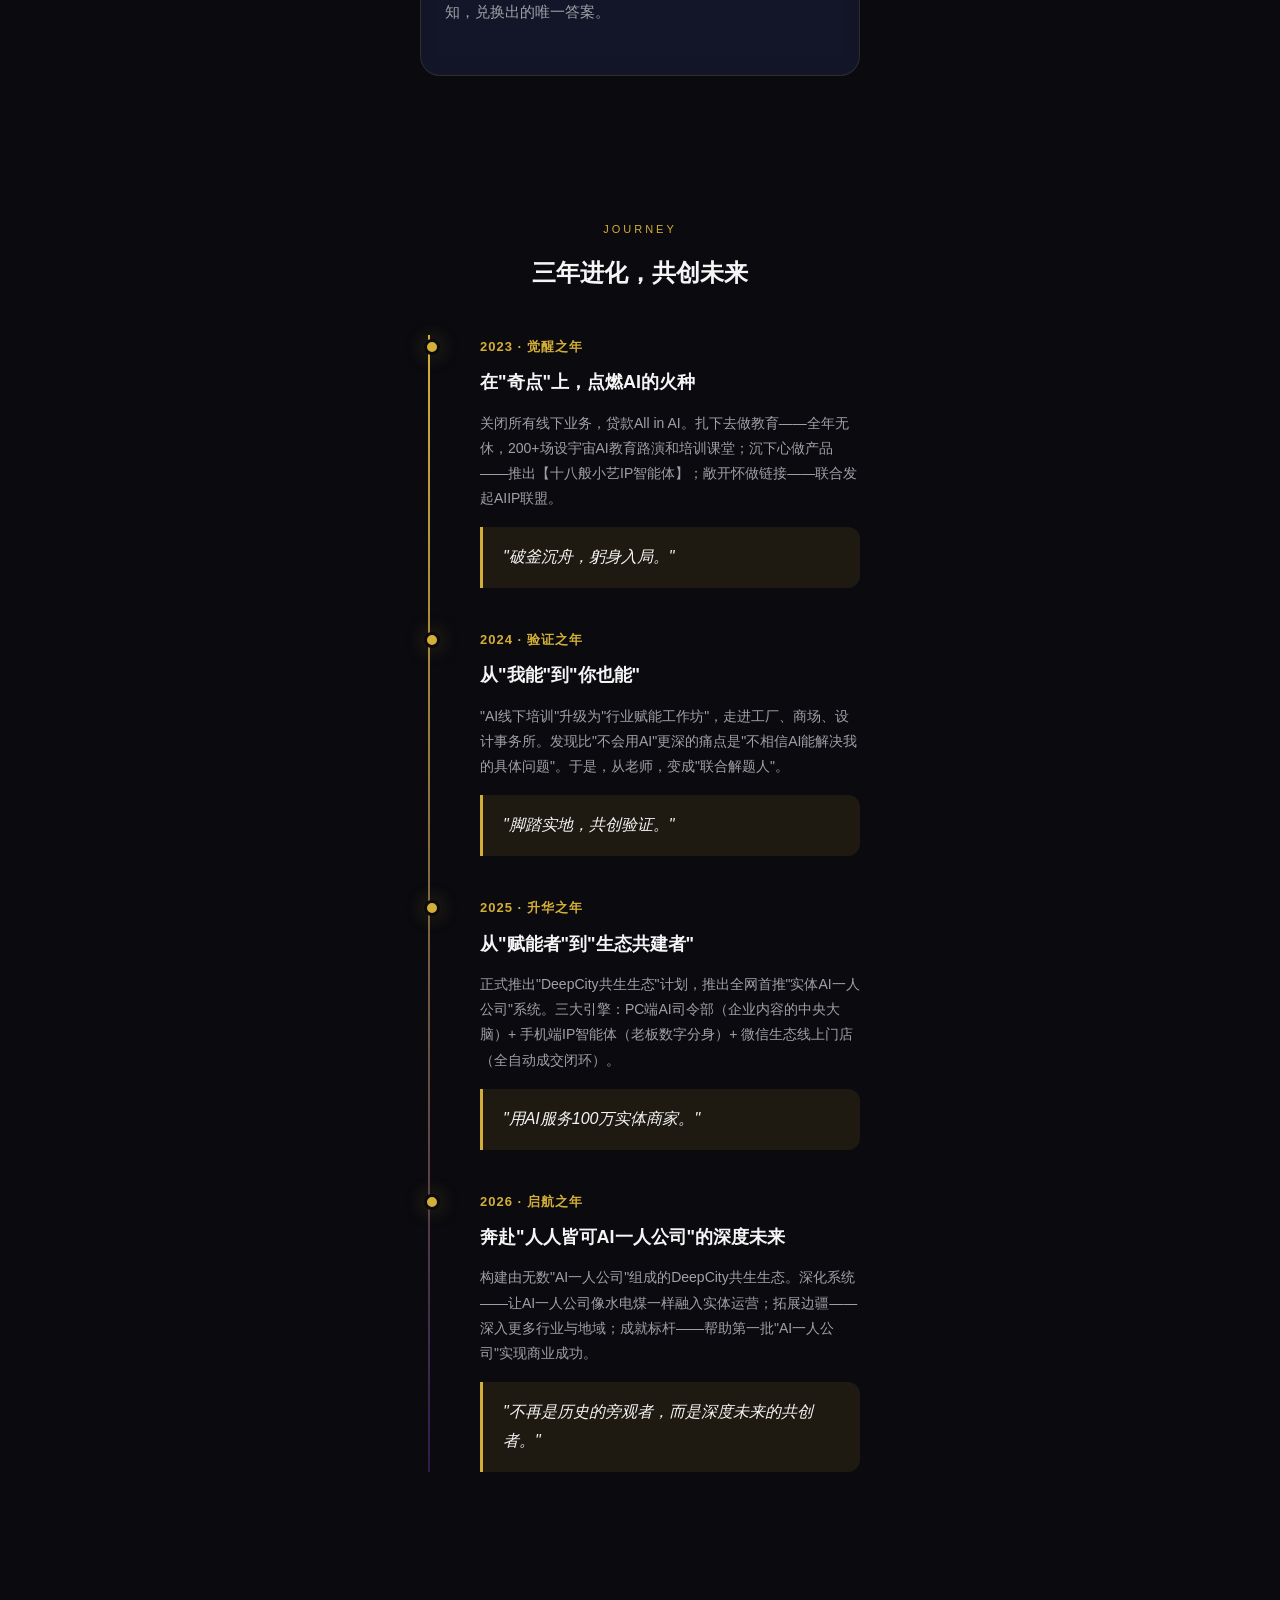
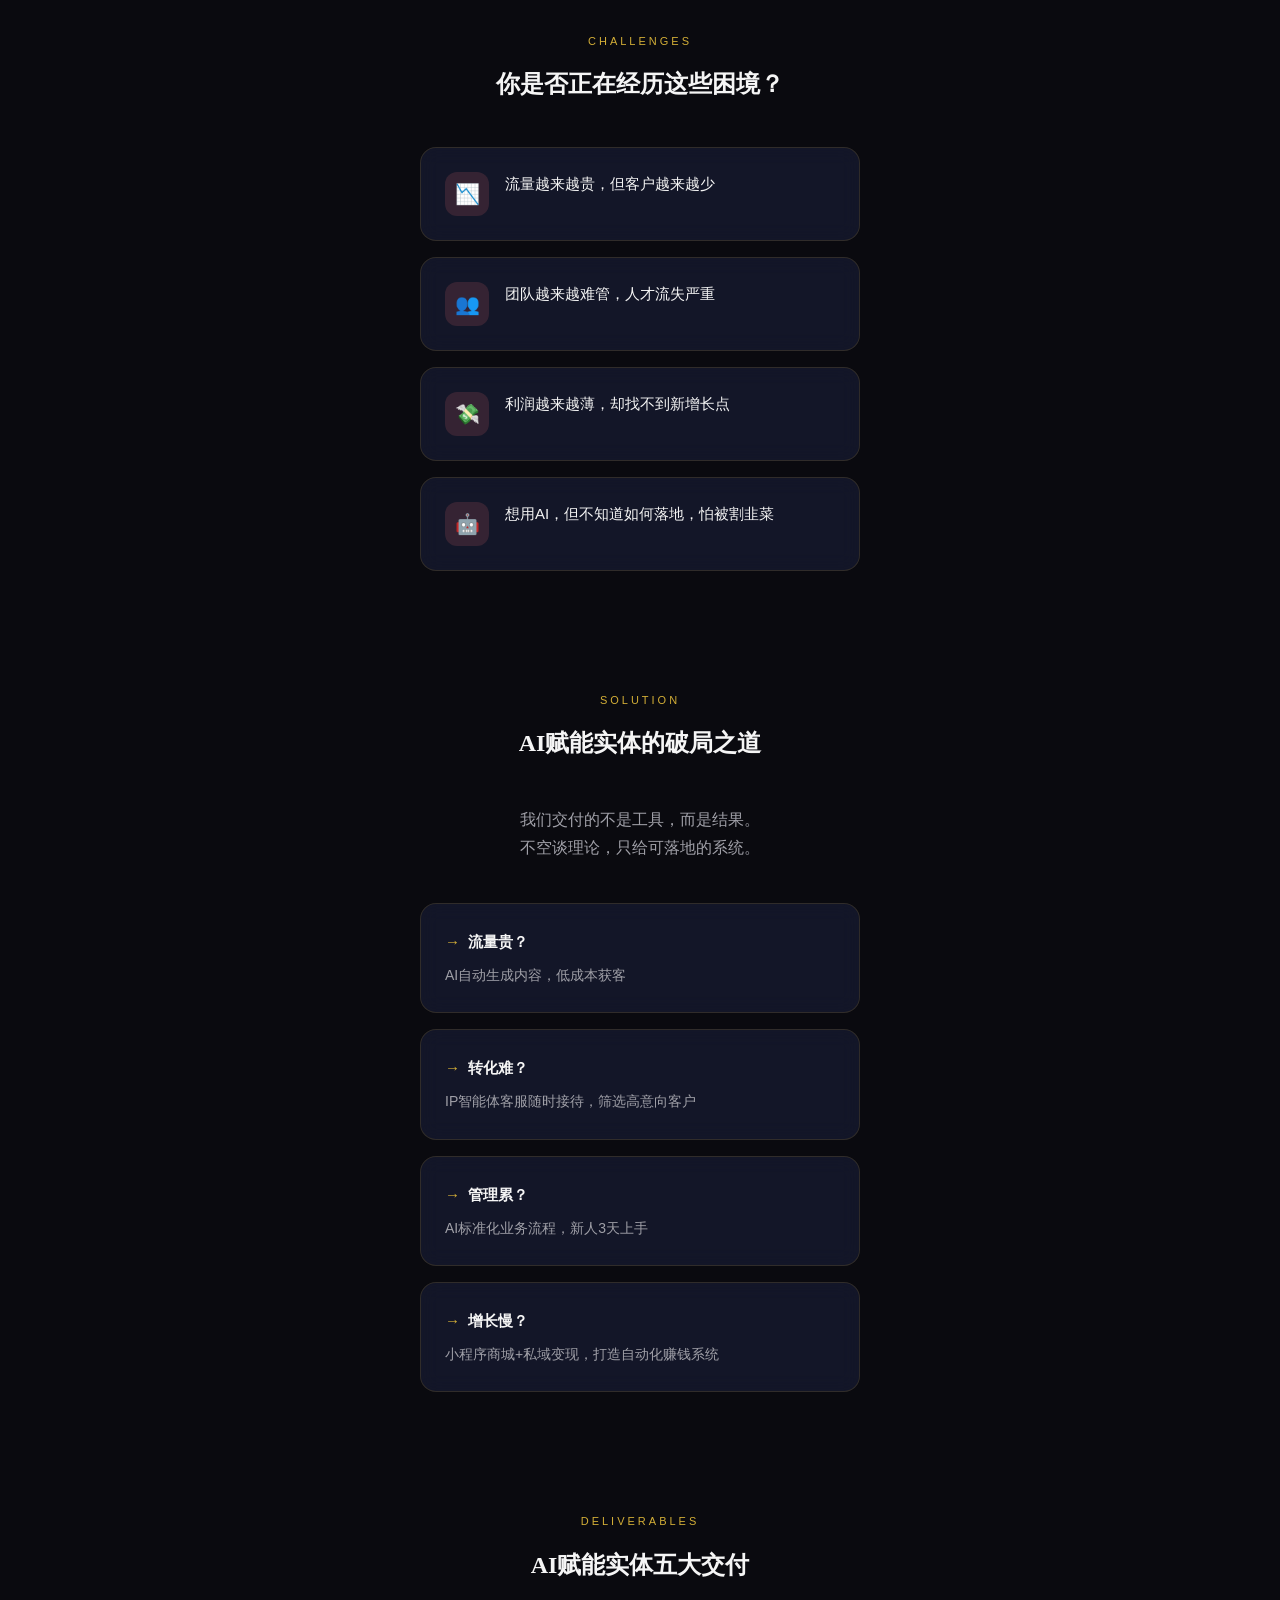
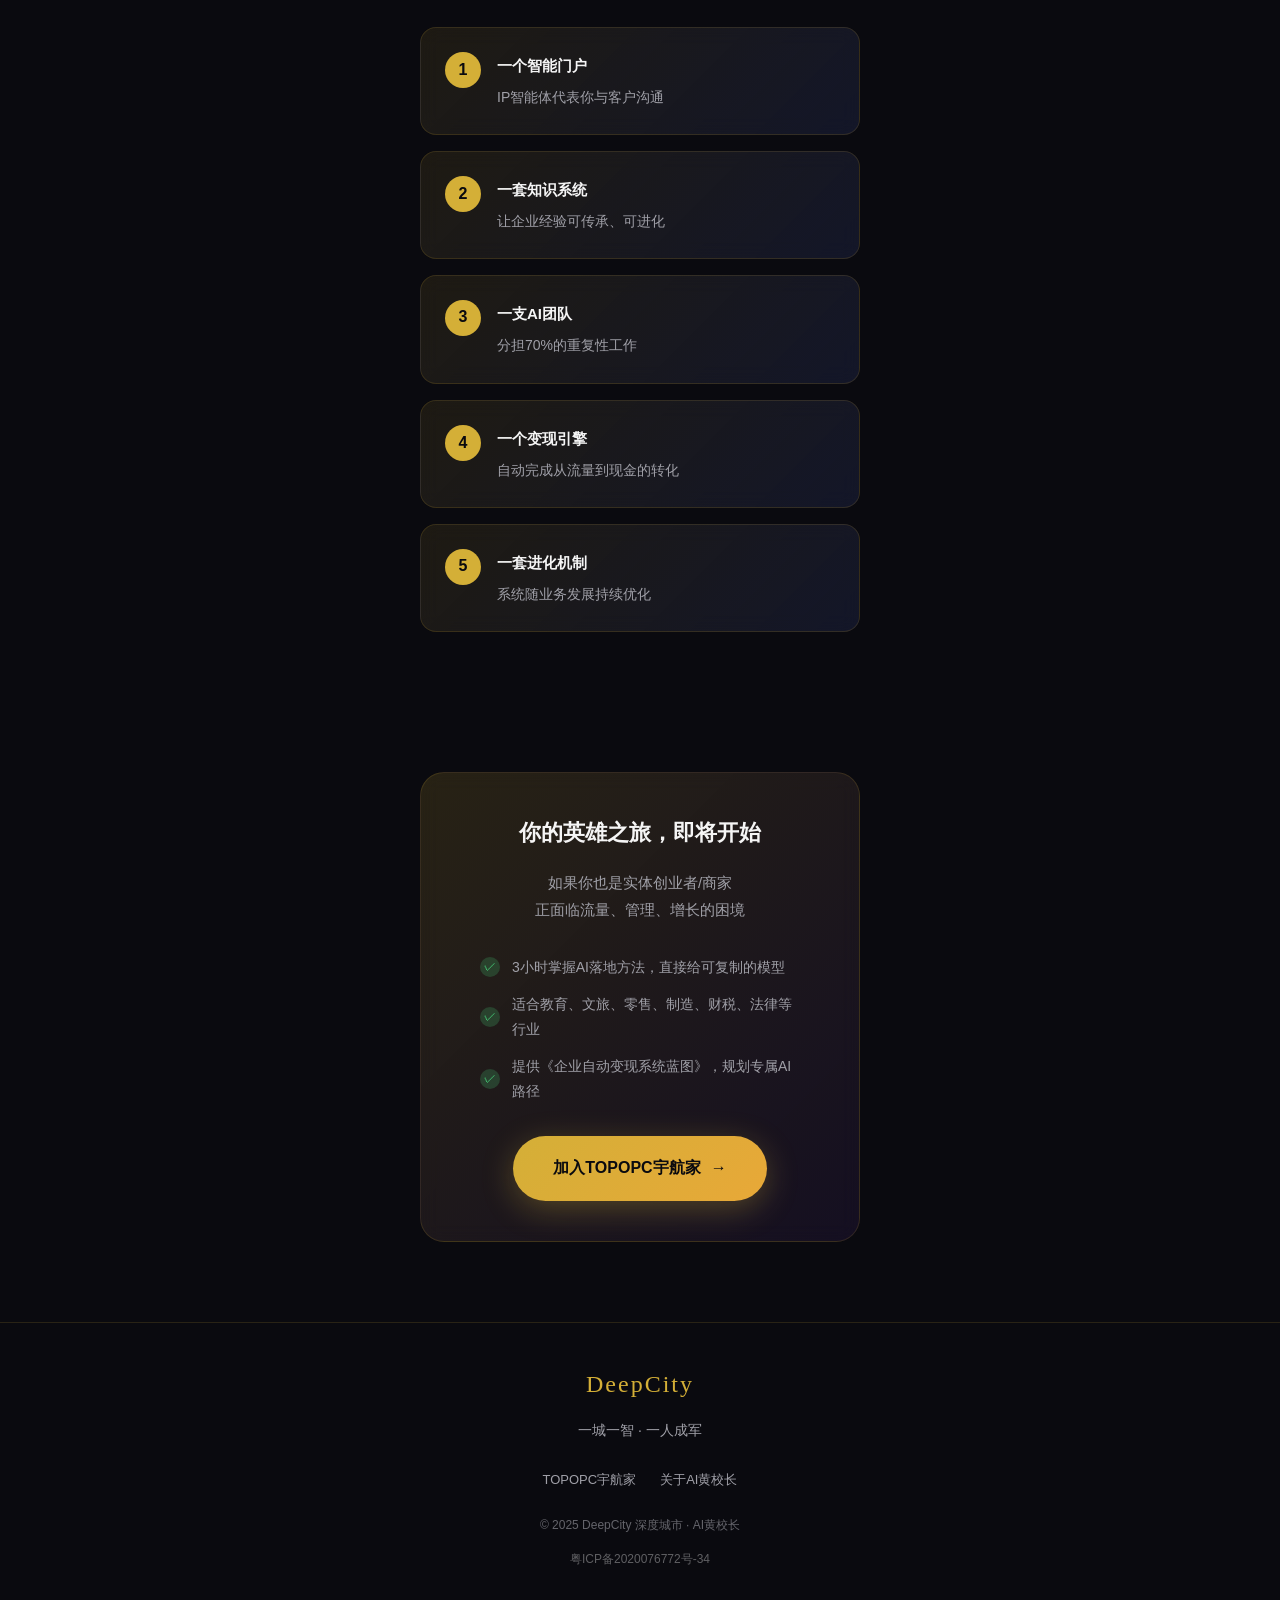
<file: deepcity.html>
<!DOCTYPE html>
<html lang="zh-CN">
<head>
    <meta name="description" content="DeepCity深度城市 · AI赋能实体商业 · 一城一智OPC孵化器">

    <meta charset="UTF-8">
    <link rel="canonical" href="https://deepcity2035.github.io/topopc-ai-launch/deepcity.html">
    <meta name="viewport" content="width=device-width, initial-scale=1.0, maximum-scale=1.0, user-scalable=no">
    <title>DeepCity深度城市 · AI赋能实体 · 一城一智</title>
    <link rel="icon" type="image/svg+xml" href="favicon.svg">
    <link rel="apple-touch-icon" href="share-poster-hd.png">
    <link rel="dns-prefetch" href="https://fonts.googleapis.cn">
    <link rel="preconnect" href="https://fonts.googleapis.cn" crossorigin>
    <link rel="dns-prefetch" href="https://fonts.gstatic.com">
    <link rel="preconnect" href="https://fonts.gstatic.com" crossorigin>
    <link rel="preload" as="style" href="https://fonts.googleapis.cn/css2?family=Cinzel:wght@400;700&family=Noto+Serif+SC:wght@400;600;700&family=Noto+Sans+SC:wght@300;400;500;700&display=swap" crossorigin onload="this.onload=null;this.rel='stylesheet'">
    <link href="https://fonts.googleapis.cn/css2?family=Cinzel:wght@400;700&family=Noto+Serif+SC:wght@400;600;700&family=Noto+Sans+SC:wght@300;400;500;700&display=swap" rel="stylesheet">
        <link rel="stylesheet" href="shared.css">
    <style>
        :root {
            --deep-space: #0a0a0f;
            --cosmic-blue: #1a1f3a;
            --nebula-purple: #2d1b4e;
            --star-gold: #d4af37;
            --star-gold-light: #f4d03f;
            --text-primary: #f5f5f5;
            --text-secondary: #a0a0a8;
            --accent-glow: rgba(212, 175, 55, 0.3);
            --card-bg: rgba(26, 31, 58, 0.6);
            --card-border: rgba(212, 175, 55, 0.15);
            --warm-amber: #e8a838;
            --red-accent: #f87171;
            --green-accent: #4ade80;
        }

        * { margin: 0; padding: 0; box-sizing: border-box; }

        body {
            font-family: "Noto Sans SC", -apple-system, sans-serif;
            background: var(--deep-space);
            color: var(--text-primary);
            line-height: 1.8;
            overflow-x: hidden;
            -webkit-font-smoothing: antialiased;
        }

        .starfield {
            position: fixed;
            top: 0; left: 0;
            width: 100%; height: 100%;
            pointer-events: none;
            z-index: 0;
            background: 
                radial-gradient(ellipse at 20% 80%, rgba(45, 27, 78, 0.4) 0%, transparent 50%),
                radial-gradient(ellipse at 80% 20%, rgba(26, 31, 58, 0.5) 0%, transparent 50%),
                radial-gradient(ellipse at 50% 50%, rgba(10, 10, 15, 1) 0%, rgba(5, 5, 10, 1) 100%);
        }

        .star {
            position: absolute;
            background: white;
            border-radius: 50%;
            animation: twinkle 3s infinite ease-in-out;
        }

        @keyframes twinkle {
            0%, 100% { opacity: 0.3; transform: scale(1); }
            50% { opacity: 1; transform: scale(1.2); }
        }

        .container {
            position: relative;
            z-index: 1;
            max-width: 480px;
            margin: 0 auto;
            padding: 0 20px;
        }

        /* ===== BACK NAV ===== */
        .back-nav {
            position: fixed;
            top: 16px;
            left: 16px;
            z-index: 100;
            background: rgba(10, 10, 15, 0.85);
            backdrop-filter: blur(10px);
            border: 1px solid var(--card-border);
            border-radius: 50px;
            padding: 8px 16px;
            text-decoration: none;
            color: var(--star-gold);
            font-size: 13px;
            font-weight: 500;
            display: flex;
            align-items: center;
            gap: 6px;
            transition: all 0.3s;
        }
        .back-nav:hover { background: rgba(212, 175, 55, 0.15); }

        /* ===== HERO ===== */
        .hero {
            min-height: 100vh;
            display: flex;
            flex-direction: column;
            justify-content: center;
            align-items: center;
            text-align: center;
            padding: 100px 0 60px;
            position: relative;
        }

        .hero-badge {
            display: inline-flex;
            align-items: center;
            gap: 8px;
            background: linear-gradient(135deg, rgba(212, 175, 55, 0.15), rgba(232, 168, 56, 0.1));
            border: 1px solid var(--card-border);
            border-radius: 50px;
            padding: 10px 20px;
            font-size: 12px;
            color: var(--star-gold);
            margin-bottom: 32px;
            letter-spacing: 2px;
        }

        .hero-title {
            font-family: "Noto Serif SC", serif;
            font-size: 36px;
            font-weight: 700;
            line-height: 1.3;
            margin-bottom: 20px;
            background: linear-gradient(135deg, var(--text-primary) 0%, var(--star-gold) 100%);
            -webkit-background-clip: text;
            -webkit-text-fill-color: transparent;
            background-clip: text;
        }

        .hero-subtitle {
            font-size: 18px;
            color: var(--text-secondary);
            margin-bottom: 40px;
            line-height: 1.6;
        }

        .hero-slogan {
            font-size: 20px;
            font-weight: 600;
            color: var(--star-gold);
            margin-bottom: 60px;
            padding: 20px 30px;
            background: var(--card-bg);
            border: 1px solid var(--card-border);
            border-radius: 16px;
            backdrop-filter: blur(10px);
        }

        .scroll-hint {
            display: flex;
            flex-direction: column;
            align-items: center;
            gap: 8px;
            color: var(--text-secondary);
            font-size: 12px;
            animation: bounce 2s infinite;
        }

        @keyframes bounce {
            0%, 100% { transform: translateY(0); }
            50% { transform: translateY(10px); }
        }

        /* ===== LETTER SECTION ===== */
        .letter-section {
            padding: 60px 0;
        }

        .section-header {
            text-align: center;
            margin-bottom: 40px;
        }

        .section-tag {
            font-size: 11px;
            color: var(--star-gold);
            letter-spacing: 3px;
            text-transform: uppercase;
            margin-bottom: 12px;
        }

        .section-title {
            font-family: "Noto Serif SC", serif;
            font-size: 24px;
            font-weight: 600;
            color: var(--text-primary);
        }

        .letter-card {
            background: var(--card-bg);
            border: 1px solid var(--card-border);
            border-radius: 20px;
            padding: 32px 24px;
            backdrop-filter: blur(10px);
            margin-bottom: 24px;
        }

        .letter-greeting {
            font-size: 16px;
            color: var(--star-gold);
            margin-bottom: 20px;
            font-weight: 500;
        }

        .letter-content {
            font-size: 15px;
            line-height: 2;
            color: var(--text-secondary);
        }

        .letter-content p {
            margin-bottom: 16px;
        }

        .letter-highlight {
            color: var(--text-primary);
            font-weight: 500;
        }

        /* ===== TIMELINE ===== */
        .timeline-section {
            padding: 60px 0;
        }

        .timeline {
            position: relative;
            padding-left: 30px;
        }

        .timeline::before {
            content: '';
            position: absolute;
            left: 8px;
            top: 0;
            bottom: 0;
            width: 2px;
            background: linear-gradient(180deg, var(--star-gold), var(--nebula-purple));
        }

        .timeline-item {
            position: relative;
            margin-bottom: 40px;
            padding-left: 30px;
        }

        .timeline-dot {
            position: absolute;
            left: -26px;
            top: 4px;
            width: 16px;
            height: 16px;
            border-radius: 50%;
            background: var(--star-gold);
            border: 3px solid var(--deep-space);
            box-shadow: 0 0 20px var(--accent-glow);
        }

        .timeline-year {
            font-size: 13px;
            color: var(--star-gold);
            font-weight: 600;
            margin-bottom: 8px;
            letter-spacing: 1px;
        }

        .timeline-title {
            font-size: 18px;
            font-weight: 600;
            color: var(--text-primary);
            margin-bottom: 12px;
        }

        .timeline-content {
            font-size: 14px;
            color: var(--text-secondary);
            line-height: 1.8;
        }

        .timeline-quote {
            margin-top: 16px;
            padding: 16px 20px;
            background: rgba(212, 175, 55, 0.1);
            border-left: 3px solid var(--star-gold);
            border-radius: 0 12px 12px 0;
            font-style: italic;
            color: var(--text-primary);
        }

        /* ===== PAIN POINTS ===== */
        .pain-section {
            padding: 60px 0;
        }

        .pain-grid {
            display: grid;
            gap: 16px;
        }

        .pain-card {
            background: var(--card-bg);
            border: 1px solid var(--card-border);
            border-radius: 16px;
            padding: 24px;
            display: flex;
            align-items: flex-start;
            gap: 16px;
            backdrop-filter: blur(10px);
        }

        .pain-icon {
            width: 44px;
            height: 44px;
            border-radius: 12px;
            background: rgba(248, 113, 113, 0.15);
            display: flex;
            align-items: center;
            justify-content: center;
            font-size: 20px;
            flex-shrink: 0;
        }

        .pain-text {
            font-size: 15px;
            color: var(--text-primary);
            line-height: 1.6;
        }

        /* ===== SOLUTION ===== */
        .solution-section {
            padding: 60px 0;
        }

        .solution-intro {
            text-align: center;
            font-size: 16px;
            color: var(--text-secondary);
            margin-bottom: 40px;
            line-height: 1.8;
        }

        .solution-grid {
            display: grid;
            gap: 16px;
        }

        .solution-card {
            background: var(--card-bg);
            border: 1px solid var(--card-border);
            border-radius: 16px;
            padding: 24px;
            backdrop-filter: blur(10px);
        }

        .solution-arrow {
            color: var(--star-gold);
            font-weight: 600;
            margin-right: 8px;
        }

        .solution-title {
            font-size: 15px;
            font-weight: 600;
            color: var(--text-primary);
            margin-bottom: 8px;
        }

        .solution-desc {
            font-size: 14px;
            color: var(--text-secondary);
        }

        /* ===== DELIVERABLES ===== */
        .deliver-section {
            padding: 60px 0;
        }

        .deliver-grid {
            display: grid;
            gap: 16px;
        }

        .deliver-card {
            background: linear-gradient(135deg, rgba(212, 175, 55, 0.1), rgba(26, 31, 58, 0.6));
            border: 1px solid var(--card-border);
            border-radius: 16px;
            padding: 24px;
            display: flex;
            align-items: flex-start;
            gap: 16px;
            backdrop-filter: blur(10px);
        }

        .deliver-number {
            width: 36px;
            height: 36px;
            border-radius: 50%;
            background: var(--star-gold);
            color: var(--deep-space);
            display: flex;
            align-items: center;
            justify-content: center;
            font-weight: 700;
            font-size: 16px;
            flex-shrink: 0;
        }

        .deliver-content h4 {
            font-size: 15px;
            font-weight: 600;
            color: var(--text-primary);
            margin-bottom: 6px;
        }

        .deliver-content p {
            font-size: 14px;
            color: var(--text-secondary);
        }

        /* ===== CTA SECTION ===== */
        .cta-section {
            padding: 80px 0;
            text-align: center;
        }

        .cta-card {
            background: linear-gradient(135deg, rgba(212, 175, 55, 0.15), rgba(45, 27, 78, 0.3));
            border: 1px solid var(--card-border);
            border-radius: 24px;
            padding: 40px 24px;
            backdrop-filter: blur(10px);
        }

        .cta-title {
            font-family: "Noto Serif SC", serif;
            font-size: 22px;
            font-weight: 600;
            color: var(--text-primary);
            margin-bottom: 16px;
        }

        .cta-subtitle {
            font-size: 15px;
            color: var(--text-secondary);
            margin-bottom: 32px;
            line-height: 1.8;
        }

        .cta-checklist {
            text-align: left;
            max-width: 320px;
            margin: 0 auto 32px;
        }

        .cta-check {
            display: flex;
            align-items: center;
            gap: 12px;
            margin-bottom: 12px;
            font-size: 14px;
            color: var(--text-secondary);
        }

        .cta-check::before {
            content: '✓';
            width: 20px;
            height: 20px;
            border-radius: 50%;
            background: rgba(74, 222, 128, 0.2);
            color: var(--green-accent);
            display: flex;
            align-items: center;
            justify-content: center;
            font-size: 12px;
            flex-shrink: 0;
        }

        .cta-button {
            display: inline-flex;
            align-items: center;
            gap: 10px;
            background: linear-gradient(135deg, var(--star-gold), var(--warm-amber));
            color: var(--deep-space);
            padding: 18px 40px;
            border-radius: 50px;
            font-size: 16px;
            font-weight: 600;
            text-decoration: none;
            transition: all 0.3s;
            box-shadow: 0 8px 32px rgba(212, 175, 55, 0.3);
        }

        .cta-button:hover {
            transform: translateY(-2px);
            box-shadow: 0 12px 40px rgba(212, 175, 55, 0.4);
        }

        /* ===== FOOTER ===== */
        .deepcity-footer {
            padding: 40px 0 60px;
            text-align: center;
            border-top: 1px solid var(--card-border);
        }

        .footer-logo {
            font-family: "Cinzel", serif;
            font-size: 24px;
            color: var(--star-gold);
            margin-bottom: 12px;
            letter-spacing: 2px;
        }

        .footer-tagline {
            font-size: 14px;
            color: var(--text-secondary);
            margin-bottom: 24px;
        }

        .footer-links {
            display: flex;
            justify-content: center;
            gap: 24px;
            margin-bottom: 24px;
        }

        .footer-link {
            color: var(--text-secondary);
            text-decoration: none;
            font-size: 13px;
            transition: color 0.3s;
        }

        .footer-link:hover {
            color: var(--star-gold);
        }

        .footer-copy {
            font-size: 12px;
            color: var(--text-secondary);
            opacity: 0.6;
        }

    :hover{background:rgba(212,175,55,.25)}
</style>

    <meta property="og:type" content="website">
    <meta property="og:title" content="DeepCity深度城市 · AI+IP双核模型">
    <meta property="og:description" content="DeepCity深度城市，AI+IP双核模型赋能中小企业。从卖产品到卖系统，从做生意到做生态。">
    <meta property="og:image" content="https://deepcity2035.github.io/topopc-ai-launch/share-poster-hd.png">
    <meta property="og:url" content="https://deepcity2035.github.io/topopc-ai-launch/deepcity.html">
    <meta name="twitter:card" content="summary_large_image">
    <meta name="twitter:title" content="DeepCity深度城市 · AI+IP双核模型">
    <meta name="twitter:description" content="DeepCity深度城市，AI+IP双核模型赋能中小企业。从卖产品到卖系统，从做生意到做生态。">
    <meta name="twitter:image" content="https://deepcity2035.github.io/topopc-ai-launch/share-poster-hd.png">

    <script type="application/ld+json">{"@context": "https://schema.org", "@type": "WebPage", "name": "DeepCity深度城市 · AI赋能实体 · 一城一智", "description": "DeepCity深度城市 · AI赋能实体 · 一城一智OPC孵化器", "url": "https://deepcity2035.github.io/topopc-ai-launch/deepcity.html"}
        // All CTA buttons -> QR popup
        document.querySelectorAll('.cta-button, .hero-cta').forEach(btn => {
        // CTA click handled by href
        });
        // Inline CTA links with "加入" text
        document.querySelectorAll('a.cta-button, a.hero-cta, a[href^="https"]:not([href*="topopc"])').forEach(a => {
            const text = a.textContent || '';
            if (/加入|年卡|立即开通|立即加入/.test(text)) {
                a.style.cursor = 'pointer';
            }
        });
</script>
  </head>
<body style="background:#0a0a0f">
        </div>
    </div>

    <div class="starfield" id="starfield"></div>

    <a href="index.html" class="back-nav">← 返回发售页</a>

    <!-- HERO -->
    <section class="hero">
        <div class="container">
            <div class="hero-badge">
                <span>🏙️</span>
                <span>DEEP CITY</span>
            </div>
            <h1 class="hero-title">DeepCity<br>深度城市</h1>
            <p class="hero-subtitle">15年，从70平米小店到"AI一人公司"<br>AI黄校长走的每一步都是实体行业的进化史</p>
            <div class="hero-slogan">用AI重构商业，聚焦IP智能体与品牌运营！</div>
            <div class="scroll-hint">
                <span>向下滚动</span>
                <span>↓</span>
            </div>
        </div>
    </section>

    <!-- LETTER -->
    <section class="letter-section">
        <div class="container">
            <div class="section-header">
                <div class="section-tag">MESSAGE</div>
                <h2 class="section-title">一封写给战友与伙伴们的信</h2>
            </div>
            <div class="letter-card">
                <div class="letter-greeting">战友与伙伴们：</div>
                <div class="letter-content">
                    <p>大家好！我是你们熟悉的<span class="letter-highlight">AI黄校长</span>。</p>
                    <p>当历史的指针走到2025年末，我们已共同走过AI浪潮最初也是最关键的三年。此刻，我不禁回首，这不仅仅是一家公司的转型之路，更是一群人与一个时代共振的缩影。</p>
                    <p>站在这个时间节点，我想用最真实的声音，与你们分享——<span class="letter-highlight">DeepCity</span>，一个由无数"AI一人公司"组成的共生生态。</p>
                    <p>如果你们正在经历：流量贵、客户少、团队难管、利润薄、想用AI却不知如何落地——那么，让我用十五年的探索告诉你：<span class="letter-highlight">AI不是未来，而是现在。</span></p>
                    <p>2026年，我们只聚焦一件事：<span class="letter-highlight">用AI重构商业，聚焦IP智能体与品牌运营！</span></p>
                    <p>这不是口号，是我用十五年创业生涯的全部汗水、泪水和认知，兑换出的唯一答案。</p>
                </div>
            </div>
        </div>
    </section>

    <!-- TIMELINE -->
    <section class="timeline-section">
        <div class="container">
            <div class="section-header">
                <div class="section-tag">JOURNEY</div>
                <h2 class="section-title">三年进化，共创未来</h2>
            </div>
            <div class="timeline">
                <div class="timeline-item">
                    <div class="timeline-dot"></div>
                    <div class="timeline-year">2023 · 觉醒之年</div>
                    <div class="timeline-title">在"奇点"上，点燃AI的火种</div>
                    <div class="timeline-content">
                        关闭所有线下业务，贷款All in AI。扎下去做教育——全年无休，200+场设宇宙AI教育路演和培训课堂；沉下心做产品——推出【十八般小艺IP智能体】；敞开怀做链接——联合发起AIIP联盟。
                    </div>
                    <div class="timeline-quote">"破釜沉舟，躬身入局。"</div>
                </div>

                <div class="timeline-item">
                    <div class="timeline-dot"></div>
                    <div class="timeline-year">2024 · 验证之年</div>
                    <div class="timeline-title">从"我能"到"你也能"</div>
                    <div class="timeline-content">
                        "AI线下培训"升级为"行业赋能工作坊"，走进工厂、商场、设计事务所。发现比"不会用AI"更深的痛点是"不相信AI能解决我的具体问题"。于是，从老师，变成"联合解题人"。
                    </div>
                    <div class="timeline-quote">"脚踏实地，共创验证。"</div>
                </div>

                <div class="timeline-item">
                    <div class="timeline-dot"></div>
                    <div class="timeline-year">2025 · 升华之年</div>
                    <div class="timeline-title">从"赋能者"到"生态共建者"</div>
                    <div class="timeline-content">
                        正式推出"DeepCity共生生态"计划，推出全网首推"实体AI一人公司"系统。三大引擎：PC端AI司令部（企业内容的中央大脑）+ 手机端IP智能体（老板数字分身）+ 微信生态线上门店（全自动成交闭环）。
                    </div>
                    <div class="timeline-quote">"用AI服务100万实体商家。"</div>
                </div>

                <div class="timeline-item">
                    <div class="timeline-dot"></div>
                    <div class="timeline-year">2026 · 启航之年</div>
                    <div class="timeline-title">奔赴"人人皆可AI一人公司"的深度未来</div>
                    <div class="timeline-content">
                        构建由无数"AI一人公司"组成的DeepCity共生生态。深化系统——让AI一人公司像水电煤一样融入实体运营；拓展边疆——深入更多行业与地域；成就标杆——帮助第一批"AI一人公司"实现商业成功。
                    </div>
                    <div class="timeline-quote">"不再是历史的旁观者，而是深度未来的共创者。"</div>
                </div>
            </div>
        </div>
    </section>

    <!-- PAIN POINTS -->
    <section class="pain-section">
        <div class="container">
            <div class="section-header">
                <div class="section-tag">CHALLENGES</div>
                <h2 class="section-title">你是否正在经历这些困境？</h2>
            </div>
            <div class="pain-grid">
                <div class="pain-card">
                    <div class="pain-icon">📉</div>
                    <div class="pain-text">流量越来越贵，但客户越来越少</div>
                </div>
                <div class="pain-card">
                    <div class="pain-icon">👥</div>
                    <div class="pain-text">团队越来越难管，人才流失严重</div>
                </div>
                <div class="pain-card">
                    <div class="pain-icon">💸</div>
                    <div class="pain-text">利润越来越薄，却找不到新增长点</div>
                </div>
                <div class="pain-card">
                    <div class="pain-icon">🤖</div>
                    <div class="pain-text">想用AI，但不知道如何落地，怕被割韭菜</div>
                </div>
            </div>
        </div>
    </section>

    <!-- SOLUTION -->
    <section class="solution-section">
        <div class="container">
            <div class="section-header">
                <div class="section-tag">SOLUTION</div>
                <h2 class="section-title">AI赋能实体的破局之道</h2>
            </div>
            <p class="solution-intro">我们交付的不是工具，而是结果。<br>不空谈理论，只给可落地的系统。</p>
            <div class="solution-grid">
                <div class="solution-card">
                    <div class="solution-title"><span class="solution-arrow">→</span>流量贵？</div>
                    <div class="solution-desc">AI自动生成内容，低成本获客</div>
                </div>
                <div class="solution-card">
                    <div class="solution-title"><span class="solution-arrow">→</span>转化难？</div>
                    <div class="solution-desc">IP智能体客服随时接待，筛选高意向客户</div>
                </div>
                <div class="solution-card">
                    <div class="solution-title"><span class="solution-arrow">→</span>管理累？</div>
                    <div class="solution-desc">AI标准化业务流程，新人3天上手</div>
                </div>
                <div class="solution-card">
                    <div class="solution-title"><span class="solution-arrow">→</span>增长慢？</div>
                    <div class="solution-desc">小程序商城+私域变现，打造自动化赚钱系统</div>
                </div>
            </div>
        </div>
    </section>

    <!-- DELIVERABLES -->
    <section class="deliver-section">
        <div class="container">
            <div class="section-header">
                <div class="section-tag">DELIVERABLES</div>
                <h2 class="section-title">AI赋能实体五大交付</h2>
            </div>
            <div class="deliver-grid">
                <div class="deliver-card">
                    <div class="deliver-number">1</div>
                    <div class="deliver-content">
                        <h4>一个智能门户</h4>
                        <p>IP智能体代表你与客户沟通</p>
                    </div>
                </div>
                <div class="deliver-card">
                    <div class="deliver-number">2</div>
                    <div class="deliver-content">
                        <h4>一套知识系统</h4>
                        <p>让企业经验可传承、可进化</p>
                    </div>
                </div>
                <div class="deliver-card">
                    <div class="deliver-number">3</div>
                    <div class="deliver-content">
                        <h4>一支AI团队</h4>
                        <p>分担70%的重复性工作</p>
                    </div>
                </div>
                <div class="deliver-card">
                    <div class="deliver-number">4</div>
                    <div class="deliver-content">
                        <h4>一个变现引擎</h4>
                        <p>自动完成从流量到现金的转化</p>
                    </div>
                </div>
                <div class="deliver-card">
                    <div class="deliver-number">5</div>
                    <div class="deliver-content">
                        <h4>一套进化机制</h4>
                        <p>系统随业务发展持续优化</p>
                    </div>
                </div>
            </div>
        </div>
    </section>

    <!-- CTA -->
    <section class="cta-section">
        <div class="container">
            <div class="cta-card">
                <h2 class="cta-title">你的英雄之旅，即将开始</h2>
                <p class="cta-subtitle">如果你也是实体创业者/商家<br>正面临流量、管理、增长的困境</p>
                <div class="cta-checklist">
                    <div class="cta-check">3小时掌握AI落地方法，直接给可复制的模型</div>
                    <div class="cta-check">适合教育、文旅、零售、制造、财税、法律等行业</div>
                    <div class="cta-check">提供《企业自动变现系统蓝图》，规划专属AI路径</div>
                </div>
                <a href="index.html" class="cta-button">
                    <span>加入TOPOPC宇航家</span>
                    <span>→</span>
                </a>
            </div>
        </div>
    </section>

    <!-- FOOTER -->
    <footer class="deepcity-footer">
        <div class="container">
            <div class="footer-logo">DeepCity</div>
            <div class="footer-tagline">一城一智 · 一人成军</div>
            <div class="footer-links">
                <a href="index.html" class="footer-link">TOPOPC宇航家</a>
                <a href="about.html" class="footer-link">关于AI黄校长</a>
            </div>
            <div class="footer-copy">© 2025 DeepCity 深度城市 · AI黄校长</div>
        </div>
            <div class="footer-icp" style="text-align:center;padding:12px 0 24px;font-size:12px;color:rgba(255,255,255,0.35);">
            <a href="https://beian.miit.gov.cn/" target="_blank" rel="noopener noreferrer" style="color:rgba(255,255,255,0.35);text-decoration:none;">粤ICP备2020076772号-34</a>
        </div>
</footer>

    

    <script defer>

        
        // Starfield animation
        const starfield = document.getElementById('starfield');
        for (let i = 0; i < 50; i++) {
            const star = document.createElement('div');
            star.className = 'star';
            star.style.width = Math.random() * 3 + 'px';
            star.style.height = star.style.width;
            star.style.left = Math.random() * 100 + '%';
            star.style.top = Math.random() * 100 + '%';
            star.style.animationDelay = Math.random() * 3 + 's';
            starfield.appendChild(star);
        }
    
    </script>
</body>
</html>
</file>
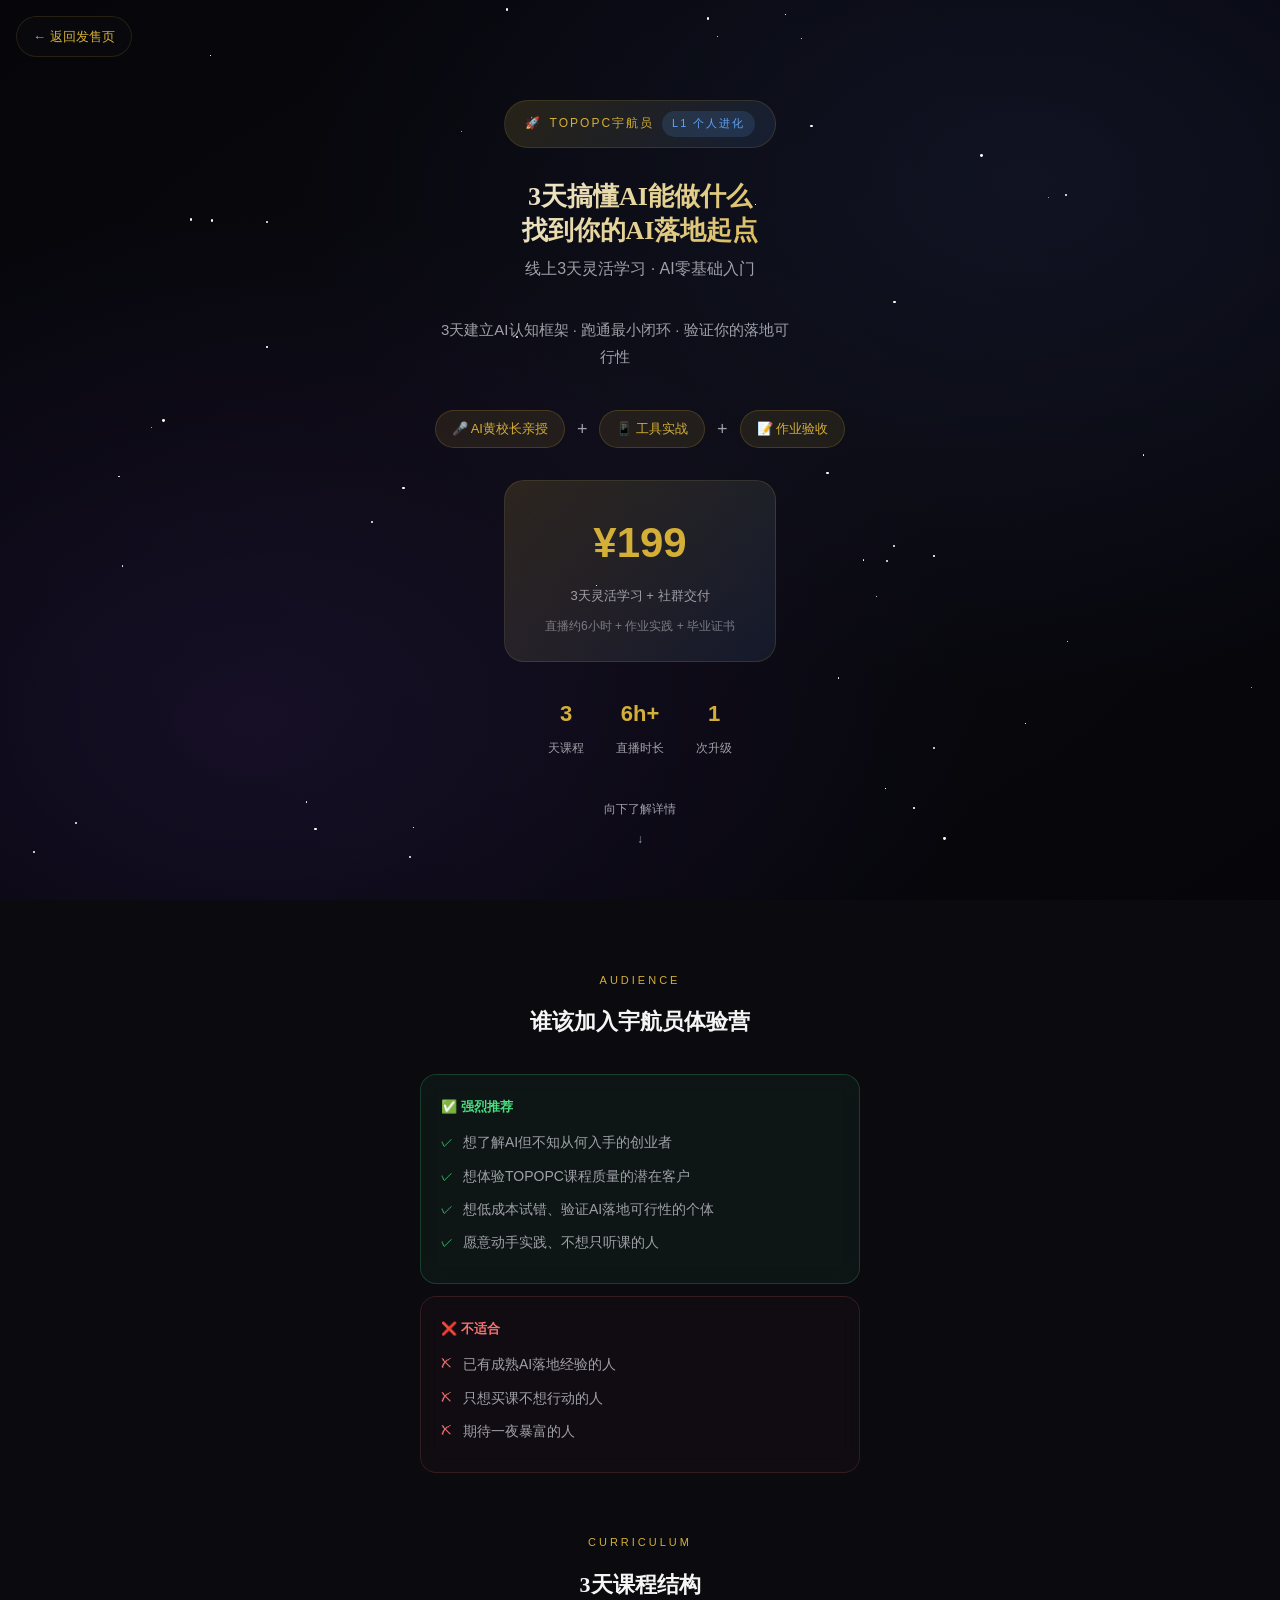
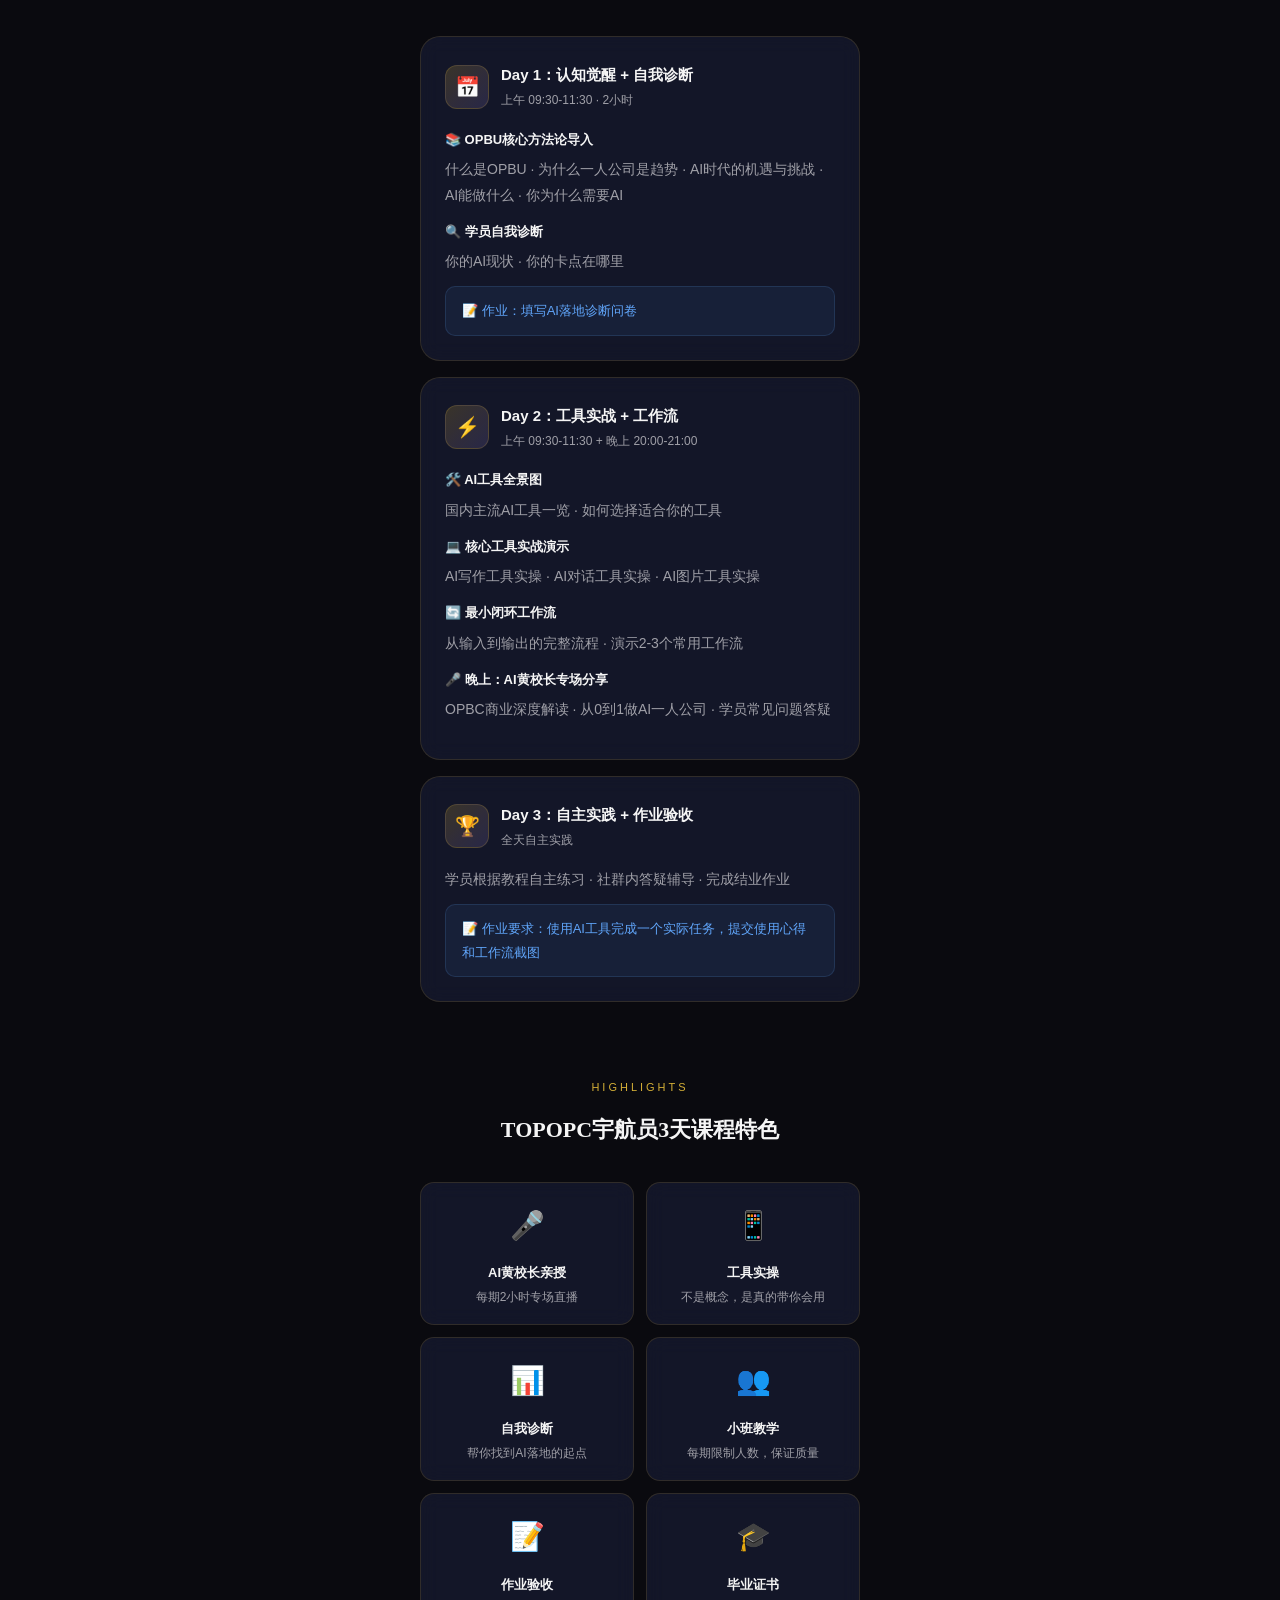
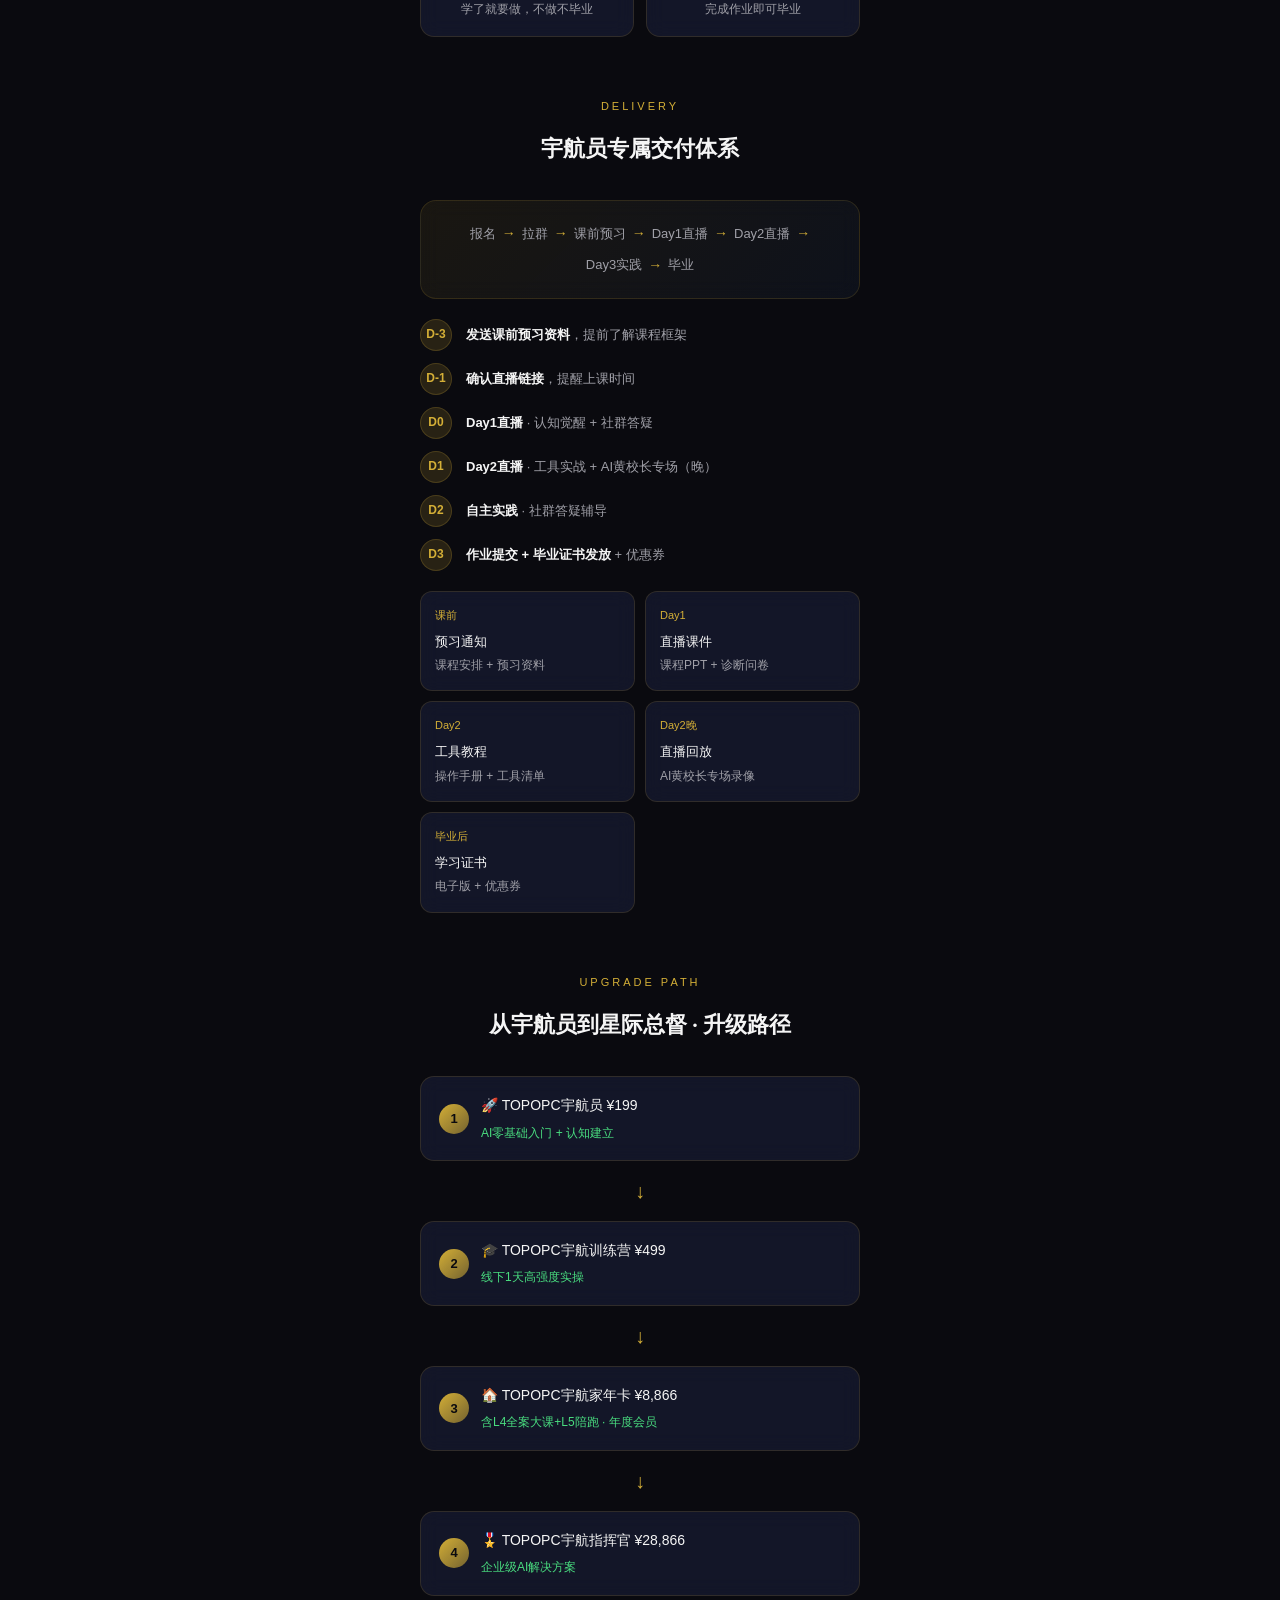
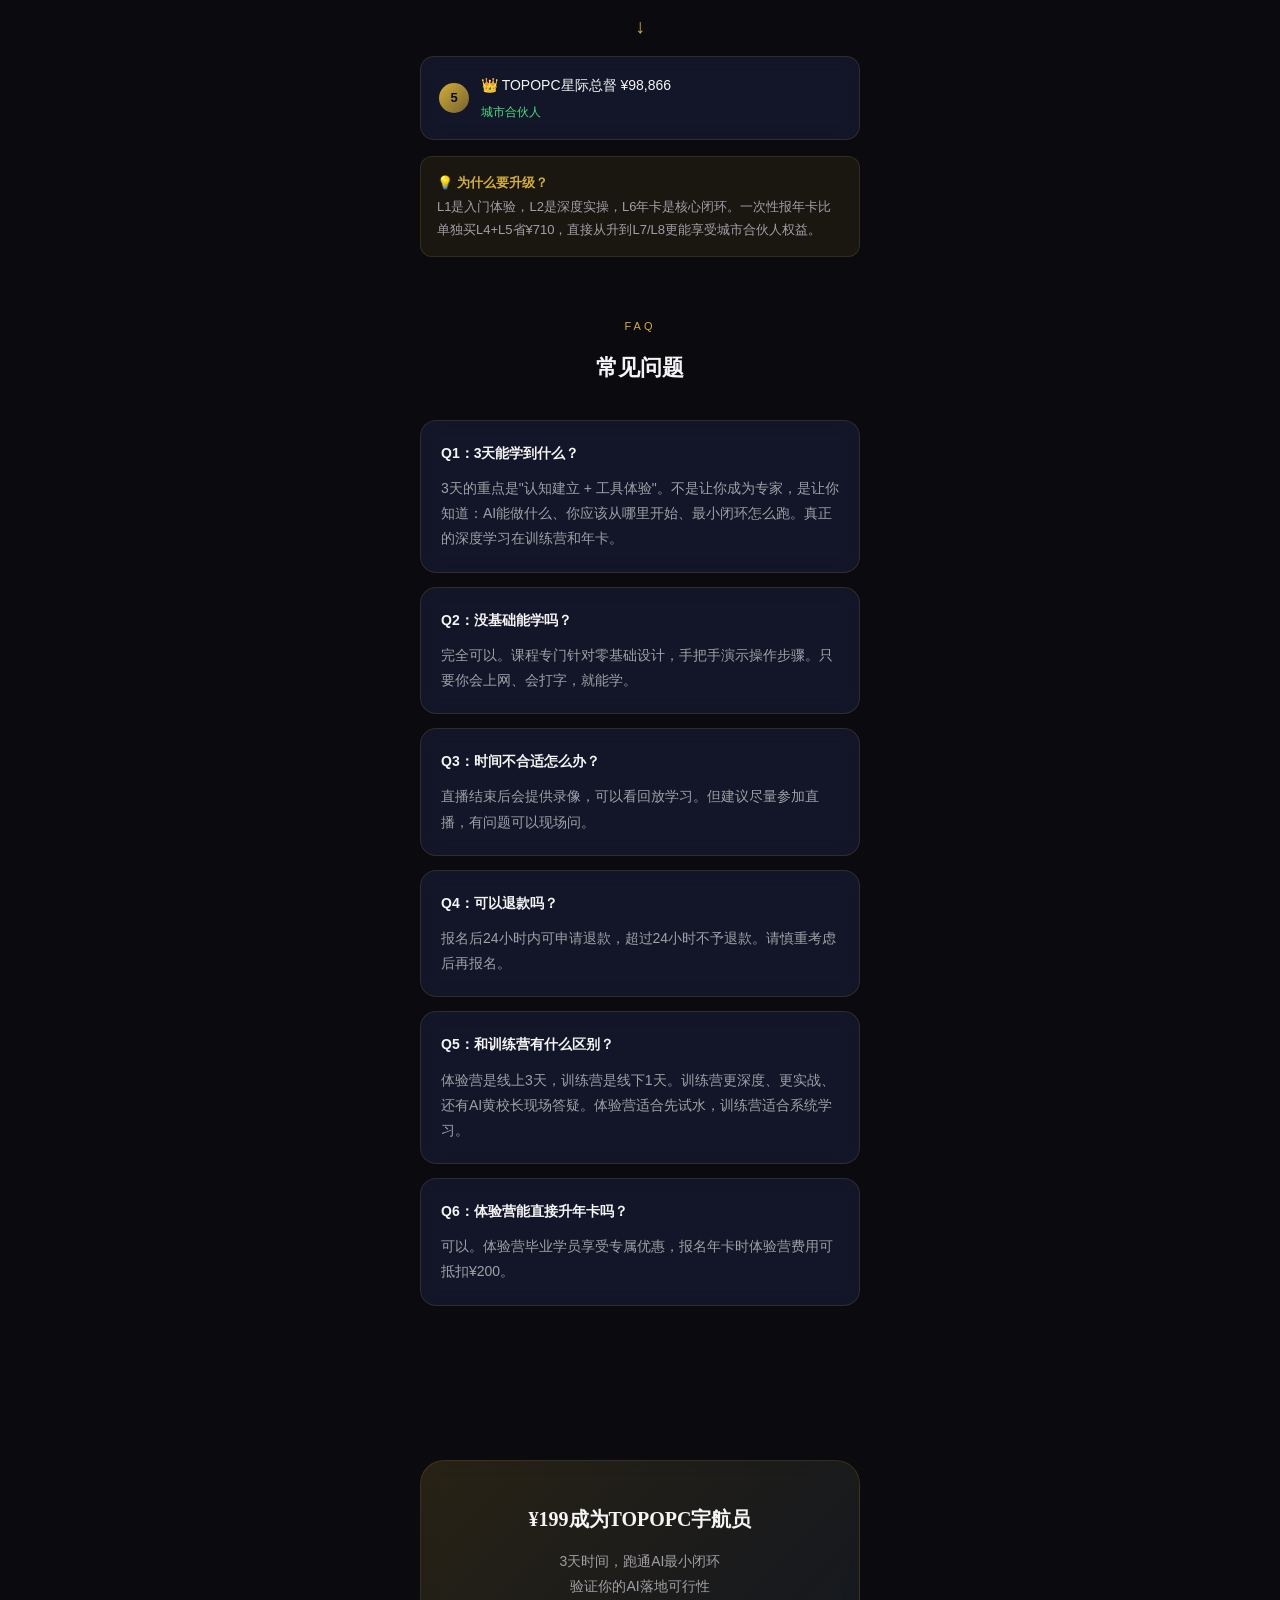
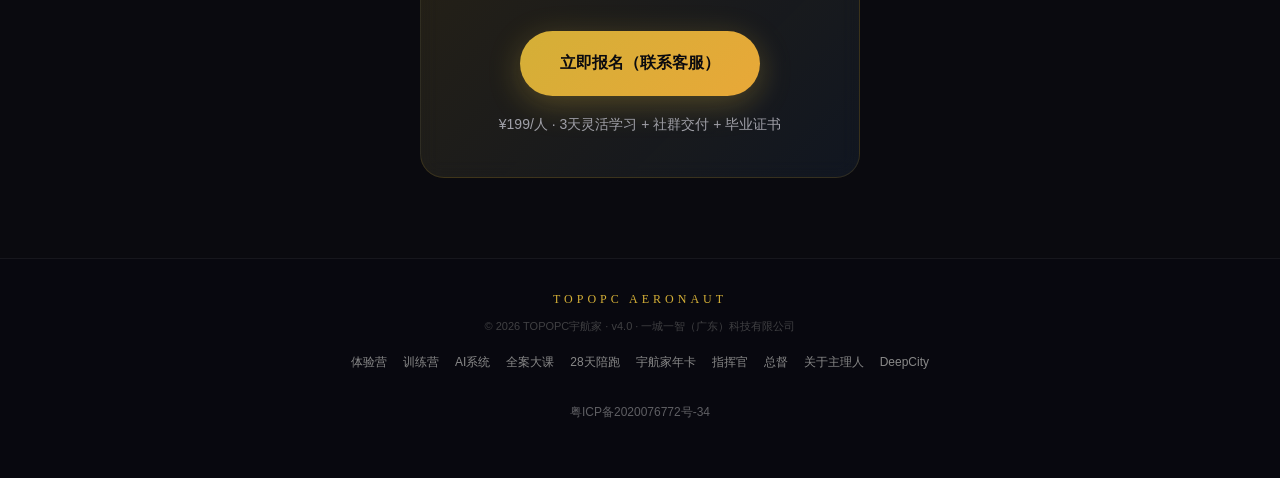
<file: experience-camp.html>
<!DOCTYPE html>
<html lang="zh-CN">
<head>
    <meta name="description" content="TOPOPC宇航员AI入门体验营L1 · ¥199零基础体验AI · 线下1天实战">

    <meta charset="UTF-8">
    <link rel="canonical" href="https://deepcity2035.github.io/topopc-ai-launch/experience-camp.html">
    <meta name="viewport" content="width=device-width, initial-scale=1.0, maximum-scale=1.0, user-scalable=no">
    <title>TOPOPC AI宇航家 OPC线上3天训练营 · L1 · TOPOPC宇航家</title>
    <link rel="icon" type="image/svg+xml" href="favicon.svg">
    <link rel="apple-touch-icon" href="share-poster-hd.png">
    <link rel="dns-prefetch" href="https://fonts.googleapis.cn">
    <link rel="preconnect" href="https://fonts.googleapis.cn" crossorigin>
    <link rel="dns-prefetch" href="https://fonts.gstatic.com">
    <link rel="preconnect" href="https://fonts.gstatic.com" crossorigin>
    <link rel="preload" as="style" href="https://fonts.googleapis.cn/css2?family=Cinzel:wght@400;700&family=Noto+Serif+SC:wght@400;600;700&family=Noto+Sans+SC:wght@300;400;500;700&display=swap" crossorigin onload="this.onload=null;this.rel='stylesheet'">
    <link href="https://fonts.googleapis.cn/css2?family=Cinzel:wght@400;700&family=Noto+Serif+SC:wght@400;600;700&family=Noto+Sans+SC:wght@300;400;500;700&display=swap" rel="stylesheet">
        <link rel="stylesheet" href="shared.css">
    <style>
        :root {
            --deep-space: #0a0a0f;
            --cosmic-blue: #1a1f3a;
            --nebula-purple: #2d1b4e;
            --star-gold: #d4af37;
            --star-gold-light: #f4d03f;
            --text-primary: #f5f5f5;
            --text-secondary: #a0a0a8;
            --card-border: rgba(212, 175, 55, 0.15);
            --card-bg: rgba(26, 31, 58, 0.6);
            --green-accent: #4ade80;
            --purple-accent: #a78bfa;
            --blue-accent: #60a5fa;
            --red-accent: #f87171;
        }
        * { margin: 0; padding: 0; box-sizing: border-box; }
        body {
            font-family: "Noto Sans SC", -apple-system, sans-serif;
            background: var(--deep-space);
            color: var(--text-primary);
            line-height: 1.8;
            overflow-x: hidden;
            -webkit-font-smoothing: antialiased;
        }
        .starfield {
            position: fixed;
            top: 0; left: 0;
            width: 100%; height: 100%;
            pointer-events: none;
            z-index: 0;
            background: 
                radial-gradient(ellipse at 20% 80%, rgba(45, 27, 78, 0.4) 0%, transparent 50%),
                radial-gradient(ellipse at 80% 20%, rgba(26, 31, 58, 0.5) 0%, transparent 50%),
                radial-gradient(ellipse at 50% 50%, rgba(10, 10, 15, 1) 0%, rgba(5, 5, 10, 1) 100%);
        }
        .star { position: absolute; background: white; border-radius: 50%; animation: twinkle 3s infinite ease-in-out; }
        @keyframes twinkle {
            0%, 100% { opacity: 0.3; transform: scale(1); }
            50% { opacity: 1; transform: scale(1.2); }
        }
        .container { position: relative; z-index: 1; max-width: 480px; margin: 0 auto; padding: 0 20px; }
        .back-nav {
            position: fixed; top: 16px; left: 16px; z-index: 100;
            background: rgba(10, 10, 15, 0.85); backdrop-filter: blur(10px);
            border: 1px solid var(--card-border); border-radius: 50px;
            padding: 8px 16px; text-decoration: none; color: var(--star-gold);
            font-size: 13px; font-weight: 500; display: flex; align-items: center; gap: 6px;
            transition: all 0.3s;
        }
        .back-nav:hover { background: rgba(212, 175, 55, 0.15); }

        /* HERO */
        .hero { padding-top: 52px;
            min-height: 100vh; display: flex; flex-direction: column;
            justify-content: center; align-items: center; text-align: center;
            padding: 100px 0 60px;
        }
        .hero-badge {
            display: inline-flex; align-items: center; gap: 8px;
            background: linear-gradient(135deg, rgba(212, 175, 55, 0.15), rgba(96, 165, 250, 0.1));
            border: 1px solid var(--card-border); border-radius: 50px;
            padding: 10px 20px; font-size: 12px; color: var(--star-gold);
            margin-bottom: 32px; letter-spacing: 2px;
        }
        .hero-badge .badge-tag { background: rgba(96, 165, 250, 0.15); border-radius: 50px; padding: 3px 10px; color: var(--blue-accent); font-size: 11px; }
        .hero-title {
            font-family: "Noto Serif SC", serif; font-size: 26px; font-weight: 700;
            line-height: 1.3; margin-bottom: 8px;
            background: linear-gradient(135deg, var(--text-primary) 0%, var(--star-gold) 100%);
            -webkit-background-clip: text; -webkit-text-fill-color: transparent; background-clip: text;
        }
        .hero-tagline { font-size: 16px; color: var(--text-secondary); margin-bottom: 32px; }
        .hero-desc {
            font-size: 15px; color: var(--text-secondary); margin-bottom: 40px;
            line-height: 1.8; max-width: 360px;
        }
        .hero-formula {
            display: flex; align-items: center; justify-content: center; gap: 12px;
            margin-bottom: 32px; flex-wrap: wrap;
        }
        .formula-tag {
            background: rgba(212, 175, 55, 0.1); border: 1px solid rgba(212, 175, 55, 0.2);
            border-radius: 50px; padding: 6px 16px; font-size: 13px; color: var(--star-gold);
        }
        .formula-plus { color: var(--text-secondary); font-size: 18px; }
        .price-tag {
            display: inline-flex; flex-direction: column; align-items: center;
            background: linear-gradient(135deg, rgba(212, 175, 55, 0.15), rgba(96, 165, 250, 0.1));
            border: 1px solid var(--card-border); border-radius: 20px;
            padding: 24px 40px; margin-bottom: 32px;
        }
        .price-value { font-size: 42px; font-weight: 700; color: var(--star-gold); }
        .price-label { font-size: 13px; color: var(--text-secondary); margin-top: 4px; }
        .price-note { font-size: 12px; color: var(--text-secondary); margin-top: 8px; opacity: 0.7; }
        .hero-stats { display: flex; justify-content: center; gap: 32px; margin-bottom: 40px; }
        .stat-item { text-align: center; }
        .stat-num { font-size: 22px; font-weight: 700; color: var(--star-gold); }
        .stat-label { font-size: 12px; color: var(--text-secondary); margin-top: 4px; }
        .scroll-hint { display: flex; flex-direction: column; align-items: center; gap: 8px; color: var(--text-secondary); font-size: 12px; animation: bounce 2s infinite; }
        @keyframes bounce { 0%, 100% { transform: translateY(0); } 50% { transform: translateY(10px); } }

        /* SECTIONS */
        .section { padding: 60px 0; }
        .section-header { text-align: center; margin-bottom: 32px; }
        .section-tag { font-size: 11px; color: var(--star-gold); letter-spacing: 3px; text-transform: uppercase; margin-bottom: 12px; }
        .section-title { font-family: "Noto Serif SC", serif; font-size: 22px; font-weight: 600; color: var(--text-primary); }

        /* AUDIENCE */
        .audience-grid { display: flex; flex-direction: column; gap: 12px; }
        .audience-card {
            background: var(--card-bg); border: 1px solid var(--card-border);
            border-radius: 16px; padding: 20px; backdrop-filter: blur(10px);
        }
        .audience-card.green { border-color: rgba(74, 222, 128, 0.2); background: rgba(74, 222, 128, 0.05); }
        .audience-card.red { border-color: rgba(248, 113, 113, 0.15); background: rgba(248, 113, 113, 0.03); }
        .audience-label { font-size: 13px; font-weight: 600; margin-bottom: 12px; }
        .audience-label.green { color: var(--green-accent); }
        .audience-label.red { color: var(--red-accent); }
        .audience-item { display: flex; align-items: flex-start; gap: 10px; font-size: 14px; color: var(--text-secondary); margin-bottom: 8px; }
        .audience-item::before { content: '✓'; color: var(--green-accent); flex-shrink: 0; font-size: 12px; margin-top: 2px; }
        .audience-card.red .audience-item::before { content: '✗'; color: var(--red-accent); }

        /* CURRICULUM */
        .day-card {
            background: var(--card-bg); border: 1px solid var(--card-border);
            border-radius: 20px; padding: 24px; margin-bottom: 16px; backdrop-filter: blur(10px);
        }
        .day-header { display: flex; align-items: center; gap: 12px; margin-bottom: 16px; }
        .day-badge {
            width: 44px; height: 44px; border-radius: 12px;
            background: linear-gradient(135deg, rgba(212, 175, 55, 0.2), rgba(167, 139, 250, 0.15));
            border: 1px solid rgba(212, 175, 55, 0.2); display: flex; align-items: center;
            justify-content: center; font-size: 20px; flex-shrink: 0;
        }
        .day-info { flex: 1; }
        .day-title { font-size: 15px; font-weight: 600; color: var(--text-primary); }
        .day-time { font-size: 12px; color: var(--text-secondary); margin-top: 2px; }
        .day-content { font-size: 14px; color: var(--text-secondary); line-height: 1.8; }
        .day-content strong { color: var(--star-gold); font-weight: 500; }
        .day-section { margin-bottom: 12px; }
        .day-section-title { font-size: 13px; font-weight: 600; color: var(--text-primary); margin-bottom: 6px; display: flex; align-items: center; gap: 6px; }
        .homework-box {
            background: rgba(96, 165, 250, 0.08); border: 1px solid rgba(96, 165, 250, 0.15);
            border-radius: 10px; padding: 12px 16px; font-size: 13px; color: var(--blue-accent);
            margin-top: 12px;
        }
        .homework-box::before { content: '📝 '; }

        /* FEATURES */
        .feature-grid { display: grid; grid-template-columns: 1fr 1fr; gap: 12px; }
        .feature-card {
            background: var(--card-bg); border: 1px solid var(--card-border);
            border-radius: 14px; padding: 18px 14px; text-align: center;
            backdrop-filter: blur(10px); transition: transform 0.3s;
        }
        .feature-card:hover { transform: translateY(-2px); }
        .feature-icon { font-size: 28px; margin-bottom: 10px; }
        .feature-name { font-size: 13px; font-weight: 600; color: var(--text-primary); margin-bottom: 4px; }
        .feature-desc { font-size: 12px; color: var(--text-secondary); line-height: 1.5; }

        /* DELIVERY */
        .flow-card {
            background: linear-gradient(135deg, rgba(212, 175, 55, 0.08), rgba(96, 165, 250, 0.05));
            border: 1px solid var(--card-border); border-radius: 16px;
            padding: 20px 24px; text-align: center; margin-bottom: 20px; backdrop-filter: blur(10px);
        }
        .flow-steps { display: flex; flex-wrap: wrap; justify-content: center; align-items: center; gap: 6px; }
        .flow-step { font-size: 13px; color: var(--text-secondary); }
        .flow-arrow { color: var(--star-gold); font-size: 14px; }
        .timeline { display: flex; flex-direction: column; gap: 12px; }
        .timeline-item { display: flex; align-items: center; gap: 14px; }
        .timeline-dot {
            width: 32px; height: 32px; border-radius: 50%;
            background: rgba(212, 175, 55, 0.15); border: 1px solid rgba(212, 175, 55, 0.2);
            color: var(--star-gold); font-size: 12px; font-weight: 700;
            display: flex; align-items: center; justify-content: center; flex-shrink: 0;
        }
        .timeline-content { font-size: 13px; color: var(--text-secondary); }
        .timeline-content strong { color: var(--text-primary); }
        .materials-grid { display: grid; grid-template-columns: 1fr 1fr; gap: 10px; margin-top: 20px; }
        .material-card {
            background: var(--card-bg); border: 1px solid var(--card-border);
            border-radius: 12px; padding: 14px; backdrop-filter: blur(10px);
        }
        .material-phase { font-size: 11px; color: var(--star-gold); margin-bottom: 4px; }
        .material-name { font-size: 13px; color: var(--text-primary); font-weight: 500; }
        .material-desc { font-size: 12px; color: var(--text-secondary); margin-top: 2px; }

        /* UPGRADE */
        .upgrade-flow { display: flex; flex-direction: column; gap: 12px; margin-top: 20px; }
        .upgrade-step {
            display: flex; align-items: center; gap: 12px;
            background: var(--card-bg); border: 1px solid var(--card-border);
            border-radius: 14px; padding: 16px 18px; backdrop-filter: blur(10px);
        }
        .upgrade-num {
            width: 30px; height: 30px; border-radius: 50%;
            background: linear-gradient(135deg, var(--star-gold), rgba(212, 175, 55, 0.5));
            color: var(--deep-space); font-size: 13px; font-weight: 700;
            display: flex; align-items: center; justify-content: center; flex-shrink: 0;
        }
        .upgrade-info { flex: 1; }
        .upgrade-from { font-size: 14px; color: var(--text-primary); font-weight: 500; }
        .upgrade-arrow-up { font-size: 20px; color: var(--star-gold); text-align: center; }
        .upgrade-to { font-size: 14px; color: var(--text-primary); font-weight: 500; }
        .upgrade-bonus { font-size: 12px; color: var(--green-accent); margin-top: 4px; }
        .upgrade-tip {
            background: rgba(212, 175, 55, 0.08); border: 1px solid rgba(212, 175, 55, 0.15);
            border-radius: 12px; padding: 14px 16px; font-size: 13px;
            color: var(--text-secondary); margin-top: 16px; line-height: 1.8;
        }
        .upgrade-tip strong { color: var(--star-gold); }

        /* FAQ */
        .faq-card {
            background: var(--card-bg); border: 1px solid var(--card-border);
            border-radius: 16px; padding: 20px; margin-bottom: 14px; backdrop-filter: blur(10px);
        }
        .faq-q { font-size: 14px; font-weight: 600; color: var(--text-primary); margin-bottom: 10px; }
        .faq-a { font-size: 14px; color: var(--text-secondary); line-height: 1.8; }

        /* CTA */
        .cta-section { padding: 80px 0; text-align: center; }
        .cta-card {
            background: linear-gradient(135deg, rgba(212, 175, 55, 0.15), rgba(96, 165, 250, 0.08));
            border: 1px solid var(--card-border); border-radius: 24px;
            padding: 40px 24px; backdrop-filter: blur(10px);
        }
        .cta-title { font-family: "Noto Serif SC", serif; font-size: 20px; font-weight: 600; color: var(--text-primary); margin-bottom: 12px; }
        .cta-subtitle { font-size: 14px; color: var(--text-secondary); margin-bottom: 32px; line-height: 1.8; }
        .cta-button {
            display: inline-flex; align-items: center; gap: 10px;
            background: linear-gradient(135deg, var(--star-gold), #e8a838);
            color: var(--deep-space); padding: 18px 40px; border-radius: 50px;
            font-size: 16px; font-weight: 600; text-decoration: none;
            transition: all 0.3s; box-shadow: 0 8px 32px rgba(212, 175, 55, 0.3);
        }
        .cta-button:hover { transform: translateY(-2px); box-shadow: 0 12px 40px rgba(212, 175, 55, 0.4); }
        .cta-price { font-size: 14px; color: var(--text-secondary); margin-top: 16px; }

        /* FOOTER */
        .page-footer { padding: 40px 0 60px; text-align: center; border-top: 1px solid var(--card-border); }
        .footer-logo { font-family: "Cinzel", serif; font-size: 20px; color: var(--star-gold); margin-bottom: 8px; letter-spacing: 2px; }
        .footer-tagline { font-size: 13px; color: var(--text-secondary); margin-bottom: 20px; }
        .footer-copy { font-size: 12px; color: var(--text-secondary); opacity: 0.6; }
    
        /* ===== GLOBAL NAV ===== */
        .global-nav {
            position: fixed; top: 0; left: 0; right: 0; z-index: 1000;
            display: flex; align-items: center; justify-content: space-between;
            padding: 0 24px; height: 52px;
            background: rgba(8, 8, 15, 0.9); backdrop-filter: blur(12px);
            border-bottom: 1px solid rgba(255,255,255,0.06);
        }

        /* Footer */
        .global-footer {
            text-align: center; padding: 30px 24px;
            border-top: 1px solid rgba(255,255,255,0.06);
            background: rgba(8, 8, 15, 0.6);
        }
        .global-footer .footer-brand {
            font-family: "Cinzel", serif; font-size: 12px; color: #d4af37;
            letter-spacing: 4px; margin-bottom: 6px;
        }
        .global-footer .footer-copy {
            font-size: 11px; color: #666; margin-bottom: 16px;
        }
        .global-footer .footer-links {
            display: flex; justify-content: center; flex-wrap: wrap; gap: 16px; margin-bottom: 16px;
        }
        .global-footer .footer-links a {
            color: #888; text-decoration: none; font-size: 12px; transition: color 0.3s;
        }
        .global-footer .footer-links a:hover { color: #d4af37; }
</style>

    <meta property="og:type" content="website">
    <meta property="og:title" content="OPC线上3天训练营 · TOPOPC宇航家">
    <meta property="og:description" content="OPC线上3天训练营，¥199/人开启你的AI进化之旅。适合所有想了解AI落地的创业者。">
    <meta property="og:image" content="https://deepcity2035.github.io/topopc-ai-launch/share-poster-hd.png">
    <meta property="og:url" content="https://deepcity2035.github.io/topopc-ai-launch/experience-camp.html">
    <meta name="twitter:card" content="summary_large_image">
    <meta name="twitter:title" content="OPC线上3天训练营 · TOPOPC宇航家">
    <meta name="twitter:description" content="OPC线上3天训练营，¥199/人开启你的AI进化之旅。适合所有想了解AI落地的创业者。">
    <meta name="twitter:image" content="https://deepcity2035.github.io/topopc-ai-launch/share-poster-hd.png">

    <script type="application/ld+json">{"@context": "https://schema.org", "@type": "Product", "name": "TOPOPC宇航员·体验营", "description": "TOPOPC宇航员 · AI入门体验营 · 3天沉浸式AI启蒙", "url": "https://deepcity2035.github.io/topopc-ai-launch/experience-camp.html", "brand": {"@type": "Brand", "name": "TOPOPC宇航家"}, "offers": {"@type": "Offer", "priceCurrency": "CNY", "price": "199", "availability": "https://schema.org/InStock"}}</script>
  </head>
<body style="background:#0a0a0f">
        </div>
    </div>

    <!-- Global Nav -->
    <div class="starfield" id="starfield"></div>
    <a href="index.html" class="back-nav">← 返回发售页</a>

    <!-- HERO -->
    <section class="hero">
        <div class="container">
            <div class="hero-badge">
                <span>🚀</span>
                <span>TOPOPC宇航员</span>
                <span class="badge-tag">L1 个人进化</span>
            </div>
            <h1 class="hero-title">3天搞懂AI能做什么<br>找到你的AI落地起点</h1>
            <div class="hero-tagline">线上3天灵活学习 · AI零基础入门</div>
            <p class="hero-desc">3天建立AI认知框架 · 跑通最小闭环 · 验证你的落地可行性</p>
            <div class="hero-formula">
                <span class="formula-tag">🎤 AI黄校长亲授</span>
                <span class="formula-plus">+</span>
                <span class="formula-tag">📱 工具实战</span>
                <span class="formula-plus">+</span>
                <span class="formula-tag">📝 作业验收</span>
            </div>
            <div class="price-tag">
                <div class="price-value">¥199</div>
                <div class="price-label">3天灵活学习 + 社群交付</div>
                <div class="price-note">直播约6小时 + 作业实践 + 毕业证书</div>
            </div>
            <div class="hero-stats">
                <div class="stat-item">
                    <div class="stat-num">3</div>
                    <div class="stat-label">天课程</div>
                </div>
                <div class="stat-item">
                    <div class="stat-num">6h+</div>
                    <div class="stat-label">直播时长</div>
                </div>
                <div class="stat-item">
                    <div class="stat-num">1</div>
                    <div class="stat-label">次升级</div>
                </div>
            </div>
            <p class="hero-countdown"></p>
            <div class="scroll-hint">
                <span>向下了解详情</span>
                <span>↓</span>
            </div>
        </div>
    </section>

    <!-- AUDIENCE -->
    <section class="section">
        <div class="container">
            <div class="section-header">
                <div class="section-tag">AUDIENCE</div>
                <h2 class="section-title">谁该加入宇航员体验营</h2>
            </div>
            <div class="audience-grid">
                <div class="audience-card green">
                    <div class="audience-label green">✅ 强烈推荐</div>
                    <div class="audience-item">想了解AI但不知从何入手的创业者</div>
                    <div class="audience-item">想体验TOPOPC课程质量的潜在客户</div>
                    <div class="audience-item">想低成本试错、验证AI落地可行性的个体</div>
                    <div class="audience-item">愿意动手实践、不想只听课的人</div>
                </div>
                <div class="audience-card red">
                    <div class="audience-label red">❌ 不适合</div>
                    <div class="audience-item">已有成熟AI落地经验的人</div>
                    <div class="audience-item">只想买课不想行动的人</div>
                    <div class="audience-item">期待一夜暴富的人</div>
                </div>
            </div>
        </div>
    </section>

    <!-- CURRICULUM -->
    <section class="section" style="padding-top:0;">
        <div class="container">
            <div class="section-header">
                <div class="section-tag">CURRICULUM</div>
                <h2 class="section-title">3天课程结构</h2>
            </div>

            <div class="day-card">
                <div class="day-header">
                    <div class="day-badge">📅</div>
                    <div class="day-info">
                        <div class="day-title">Day 1：认知觉醒 + 自我诊断</div>
                        <div class="day-time">上午 09:30-11:30 · 2小时</div>
                    </div>
                </div>
                <div class="day-content">
                    <div class="day-section">
                        <div class="day-section-title">📚 OPBU核心方法论导入</div>
                        什么是OPBU · 为什么一人公司是趋势 · AI时代的机遇与挑战 · AI能做什么 · 你为什么需要AI
                    </div>
                    <div class="day-section">
                        <div class="day-section-title">🔍 学员自我诊断</div>
                        你的AI现状 · 你的卡点在哪里
                    </div>
                    <div class="homework-box">作业：填写AI落地诊断问卷</div>
                </div>
            </div>

            <div class="day-card">
                <div class="day-header">
                    <div class="day-badge">⚡</div>
                    <div class="day-info">
                        <div class="day-title">Day 2：工具实战 + 工作流</div>
                        <div class="day-time">上午 09:30-11:30 + 晚上 20:00-21:00</div>
                    </div>
                </div>
                <div class="day-content">
                    <div class="day-section">
                        <div class="day-section-title">🛠️ AI工具全景图</div>
                        国内主流AI工具一览 · 如何选择适合你的工具
                    </div>
                    <div class="day-section">
                        <div class="day-section-title">💻 核心工具实战演示</div>
                        AI写作工具实操 · AI对话工具实操 · AI图片工具实操
                    </div>
                    <div class="day-section">
                        <div class="day-section-title">🔄 最小闭环工作流</div>
                        从输入到输出的完整流程 · 演示2-3个常用工作流
                    </div>
                    <div class="day-section">
                        <div class="day-section-title">🎤 晚上：AI黄校长专场分享</div>
                        OPBC商业深度解读 · 从0到1做AI一人公司 · 学员常见问题答疑
                    </div>
                </div>
            </div>

            <div class="day-card">
                <div class="day-header">
                    <div class="day-badge">🏆</div>
                    <div class="day-info">
                        <div class="day-title">Day 3：自主实践 + 作业验收</div>
                        <div class="day-time">全天自主实践</div>
                    </div>
                </div>
                <div class="day-content">
                    <div class="day-section">
                        学员根据教程自主练习 · 社群内答疑辅导 · 完成结业作业
                    </div>
                    <div class="homework-box">作业要求：使用AI工具完成一个实际任务，提交使用心得和工作流截图</div>
                </div>
            </div>
        </div>
    </section>

    <!-- FEATURES -->
    <section class="section" style="padding-top:0;">
        <div class="container">
            <div class="section-header">
                <div class="section-tag">HIGHLIGHTS</div>
                <h2 class="section-title">TOPOPC宇航员3天课程特色</h2>
            </div>
            <div class="feature-grid">
                <div class="feature-card">
                    <div class="feature-icon">🎤</div>
                    <div class="feature-name">AI黄校长亲授</div>
                    <div class="feature-desc">每期2小时专场直播</div>
                </div>
                <div class="feature-card">
                    <div class="feature-icon">📱</div>
                    <div class="feature-name">工具实操</div>
                    <div class="feature-desc">不是概念，是真的带你会用</div>
                </div>
                <div class="feature-card">
                    <div class="feature-icon">📊</div>
                    <div class="feature-name">自我诊断</div>
                    <div class="feature-desc">帮你找到AI落地的起点</div>
                </div>
                <div class="feature-card">
                    <div class="feature-icon">👥</div>
                    <div class="feature-name">小班教学</div>
                    <div class="feature-desc">每期限制人数，保证质量</div>
                </div>
                <div class="feature-card">
                    <div class="feature-icon">📝</div>
                    <div class="feature-name">作业验收</div>
                    <div class="feature-desc">学了就要做，不做不毕业</div>
                </div>
                <div class="feature-card">
                    <div class="feature-icon">🎓</div>
                    <div class="feature-name">毕业证书</div>
                    <div class="feature-desc">完成作业即可毕业</div>
                </div>
            </div>
        </div>
    </section>

    <!-- DELIVERY -->
    <section class="section" style="padding-top:0;">
        <div class="container">
            <div class="section-header">
                <div class="section-tag">DELIVERY</div>
                <h2 class="section-title">宇航员专属交付体系</h2>
            </div>

            <div class="flow-card">
                <div class="flow-steps">
                    <span class="flow-step">报名</span>
                    <span class="flow-arrow">→</span>
                    <span class="flow-step">拉群</span>
                    <span class="flow-arrow">→</span>
                    <span class="flow-step">课前预习</span>
                    <span class="flow-arrow">→</span>
                    <span class="flow-step">Day1直播</span>
                    <span class="flow-arrow">→</span>
                    <span class="flow-step">Day2直播</span>
                    <span class="flow-arrow">→</span>
                    <span class="flow-step">Day3实践</span>
                    <span class="flow-arrow">→</span>
                    <span class="flow-step">毕业</span>
                </div>
            </div>

            <div class="timeline">
                <div class="timeline-item">
                    <div class="timeline-dot">D-3</div>
                    <div class="timeline-content"><strong>发送课前预习资料</strong>，提前了解课程框架</div>
                </div>
                <div class="timeline-item">
                    <div class="timeline-dot">D-1</div>
                    <div class="timeline-content"><strong>确认直播链接</strong>，提醒上课时间</div>
                </div>
                <div class="timeline-item">
                    <div class="timeline-dot">D0</div>
                    <div class="timeline-content"><strong>Day1直播</strong> · 认知觉醒 + 社群答疑</div>
                </div>
                <div class="timeline-item">
                    <div class="timeline-dot">D1</div>
                    <div class="timeline-content"><strong>Day2直播</strong> · 工具实战 + AI黄校长专场（晚）</div>
                </div>
                <div class="timeline-item">
                    <div class="timeline-dot">D2</div>
                    <div class="timeline-content"><strong>自主实践</strong> · 社群答疑辅导</div>
                </div>
                <div class="timeline-item">
                    <div class="timeline-dot">D3</div>
                    <div class="timeline-content"><strong>作业提交 + 毕业证书发放</strong> + 优惠券</div>
                </div>
            </div>

            <div class="materials-grid">
                <div class="material-card">
                    <div class="material-phase">课前</div>
                    <div class="material-name">预习通知</div>
                    <div class="material-desc">课程安排 + 预习资料</div>
                </div>
                <div class="material-card">
                    <div class="material-phase">Day1</div>
                    <div class="material-name">直播课件</div>
                    <div class="material-desc">课程PPT + 诊断问卷</div>
                </div>
                <div class="material-card">
                    <div class="material-phase">Day2</div>
                    <div class="material-name">工具教程</div>
                    <div class="material-desc">操作手册 + 工具清单</div>
                </div>
                <div class="material-card">
                    <div class="material-phase">Day2晚</div>
                    <div class="material-name">直播回放</div>
                    <div class="material-desc">AI黄校长专场录像</div>
                </div>
                <div class="material-card">
                    <div class="material-phase">毕业后</div>
                    <div class="material-name">学习证书</div>
                    <div class="material-desc">电子版 + 优惠券</div>
                </div>
            </div>
        </div>
    </section>

    <!-- UPGRADE PATH -->
    <section class="section" style="padding-top:0;">
        <div class="container">
            <div class="section-header">
                <div class="section-tag">UPGRADE PATH</div>
                <h2 class="section-title">从宇航员到星际总督 · 升级路径</h2>
            </div>
            <div class="upgrade-flow">
                <div class="upgrade-step">
                    <div class="upgrade-num">1</div>
                    <div class="upgrade-info">
                        <div class="upgrade-from">🚀 TOPOPC宇航员 ¥199</div>
                        <div class="upgrade-bonus">AI零基础入门 + 认知建立</div>
                    </div>
                </div>
                <div style="text-align:center;font-size:20px;color:var(--star-gold);">↓</div>
                <div class="upgrade-step">
                    <div class="upgrade-num">2</div>
                    <div class="upgrade-info">
                        <div class="upgrade-to">🎓 TOPOPC宇航训练营 ¥499</div>
                        <div class="upgrade-bonus">线下1天高强度实操</div>
                    </div>
                </div>
                <div style="text-align:center;font-size:20px;color:var(--star-gold);">↓</div>
                <div class="upgrade-step">
                    <div class="upgrade-num">3</div>
                    <div class="upgrade-info">
                        <div class="upgrade-to">🏠 TOPOPC宇航家年卡 ¥8,866</div>
                        <div class="upgrade-bonus">含L4全案大课+L5陪跑 · 年度会员</div>
                    </div>
                </div>
                <div style="text-align:center;font-size:20px;color:var(--star-gold);">↓</div>
                <div class="upgrade-step">
                    <div class="upgrade-num">4</div>
                    <div class="upgrade-info">
                        <div class="upgrade-to">🎖️ TOPOPC宇航指挥官 ¥28,866</div>
                        <div class="upgrade-bonus">企业级AI解决方案</div>
                    </div>
                </div>
                <div style="text-align:center;font-size:20px;color:var(--star-gold);">↓</div>
                <div class="upgrade-step">
                    <div class="upgrade-num">5</div>
                    <div class="upgrade-info">
                        <div class="upgrade-to">👑 TOPOPC星际总督 ¥98,866</div>
                        <div class="upgrade-bonus">城市合伙人</div>
                    </div>
                </div>
            </div>
            <div class="upgrade-tip">
                💡 <strong>为什么要升级？</strong><br>
                L1是入门体验，L2是深度实操，L6年卡是核心闭环。一次性报年卡比单独买L4+L5省¥710，直接从升到L7/L8更能享受城市合伙人权益。
            </div>
        </div>
    </section>

    <!-- FAQ -->
    <section class="section" style="padding-top:0;">
        <div class="container">
            <div class="section-header">
                <div class="section-tag">FAQ</div>
                <h2 class="section-title">常见问题</h2>
            </div>
            <div class="faq-card">
                <div class="faq-q">Q1：3天能学到什么？</div>
                <div class="faq-a">3天的重点是"认知建立 + 工具体验"。不是让你成为专家，是让你知道：AI能做什么、你应该从哪里开始、最小闭环怎么跑。真正的深度学习在训练营和年卡。</div>
            </div>
            <div class="faq-card">
                <div class="faq-q">Q2：没基础能学吗？</div>
                <div class="faq-a">完全可以。课程专门针对零基础设计，手把手演示操作步骤。只要你会上网、会打字，就能学。</div>
            </div>
            <div class="faq-card">
                <div class="faq-q">Q3：时间不合适怎么办？</div>
                <div class="faq-a">直播结束后会提供录像，可以看回放学习。但建议尽量参加直播，有问题可以现场问。</div>
            </div>
            <div class="faq-card">
                <div class="faq-q">Q4：可以退款吗？</div>
                <div class="faq-a">报名后24小时内可申请退款，超过24小时不予退款。请慎重考虑后再报名。</div>
            </div>
            <div class="faq-card">
                <div class="faq-q">Q5：和训练营有什么区别？</div>
                <div class="faq-a">体验营是线上3天，训练营是线下1天。训练营更深度、更实战、还有AI黄校长现场答疑。体验营适合先试水，训练营适合系统学习。</div>
            </div>
            <div class="faq-card">
                <div class="faq-q">Q6：体验营能直接升年卡吗？</div>
                <div class="faq-a">可以。体验营毕业学员享受专属优惠，报名年卡时体验营费用可抵扣¥200。</div>
            </div>
        </div>
    </section>

    <!-- CTA -->
    <section class="cta-section">
        <div class="container">
            <div class="cta-card">
                <div class="cta-title">¥199成为TOPOPC宇航员</div>
                <p class="cta-subtitle">3天时间，跑通AI最小闭环<br>验证你的AI落地可行性</p>
                <a href="#" class="cta-button" onclick="return false;">立即报名（联系客服）</a>
                <div class="cta-price">¥199/人 · 3天灵活学习 + 社群交付 + 毕业证书</div>
            </div>
        </div>
    </section>

    <!-- FOOTER -->

    <!-- Global Footer -->
    <footer class="global-footer">
        <div class="footer-brand">TOPOPC AERONAUT</div>
        <div class="footer-copy">© 2026 TOPOPC宇航家 · v4.0 · 一城一智（广东）科技有限公司</div>
        <div class="footer-links">
            <a href="experience-camp.html" >体验营</a>
            <a href="training-camp.html" >训练营</a>
            <a href="long-system.html" >AI系统</a>
            <a href="opbc-full-course.html">全案大课</a>
            <a href="opbu28.html">28天陪跑</a>
            <a href="annual-card.html">宇航家年卡</a>
            <a href="ai-company.html" >指挥官</a>
            <a href="city-partner.html" >总督</a>
            <a href="about.html">关于主理人</a>
            <a href="deepcity.html">DeepCity</a>
        </div>
            <div class="footer-icp" style="text-align:center;padding:12px 0 24px;font-size:12px;color:rgba(255,255,255,0.35);">
            <a href="https://beian.miit.gov.cn/" target="_blank" rel="noopener noreferrer" style="color:rgba(255,255,255,0.35);text-decoration:none;">粤ICP备2020076772号-34</a>
        </div>
</footer>

    <script defer>

        
        const starfield = document.getElementById('starfield');
        for (let i = 0; i < 50; i++) {
            const star = document.createElement('div');
            star.className = 'star';
            star.style.width = Math.random() * 3 + 'px';
            star.style.height = star.style.width;
            star.style.left = Math.random() * 100 + '%';
            star.style.top = Math.random() * 100 + '%';
            star.style.animationDelay = Math.random() * 3 + 's';
            starfield.appendChild(star);
        }// CTA buttons -> QR popup
        document.querySelectorAll('.cta-button, .hero-cta').forEach(btn => {
        // CTA click handled by href
        });

    </script>
</body>
</html>
</file>
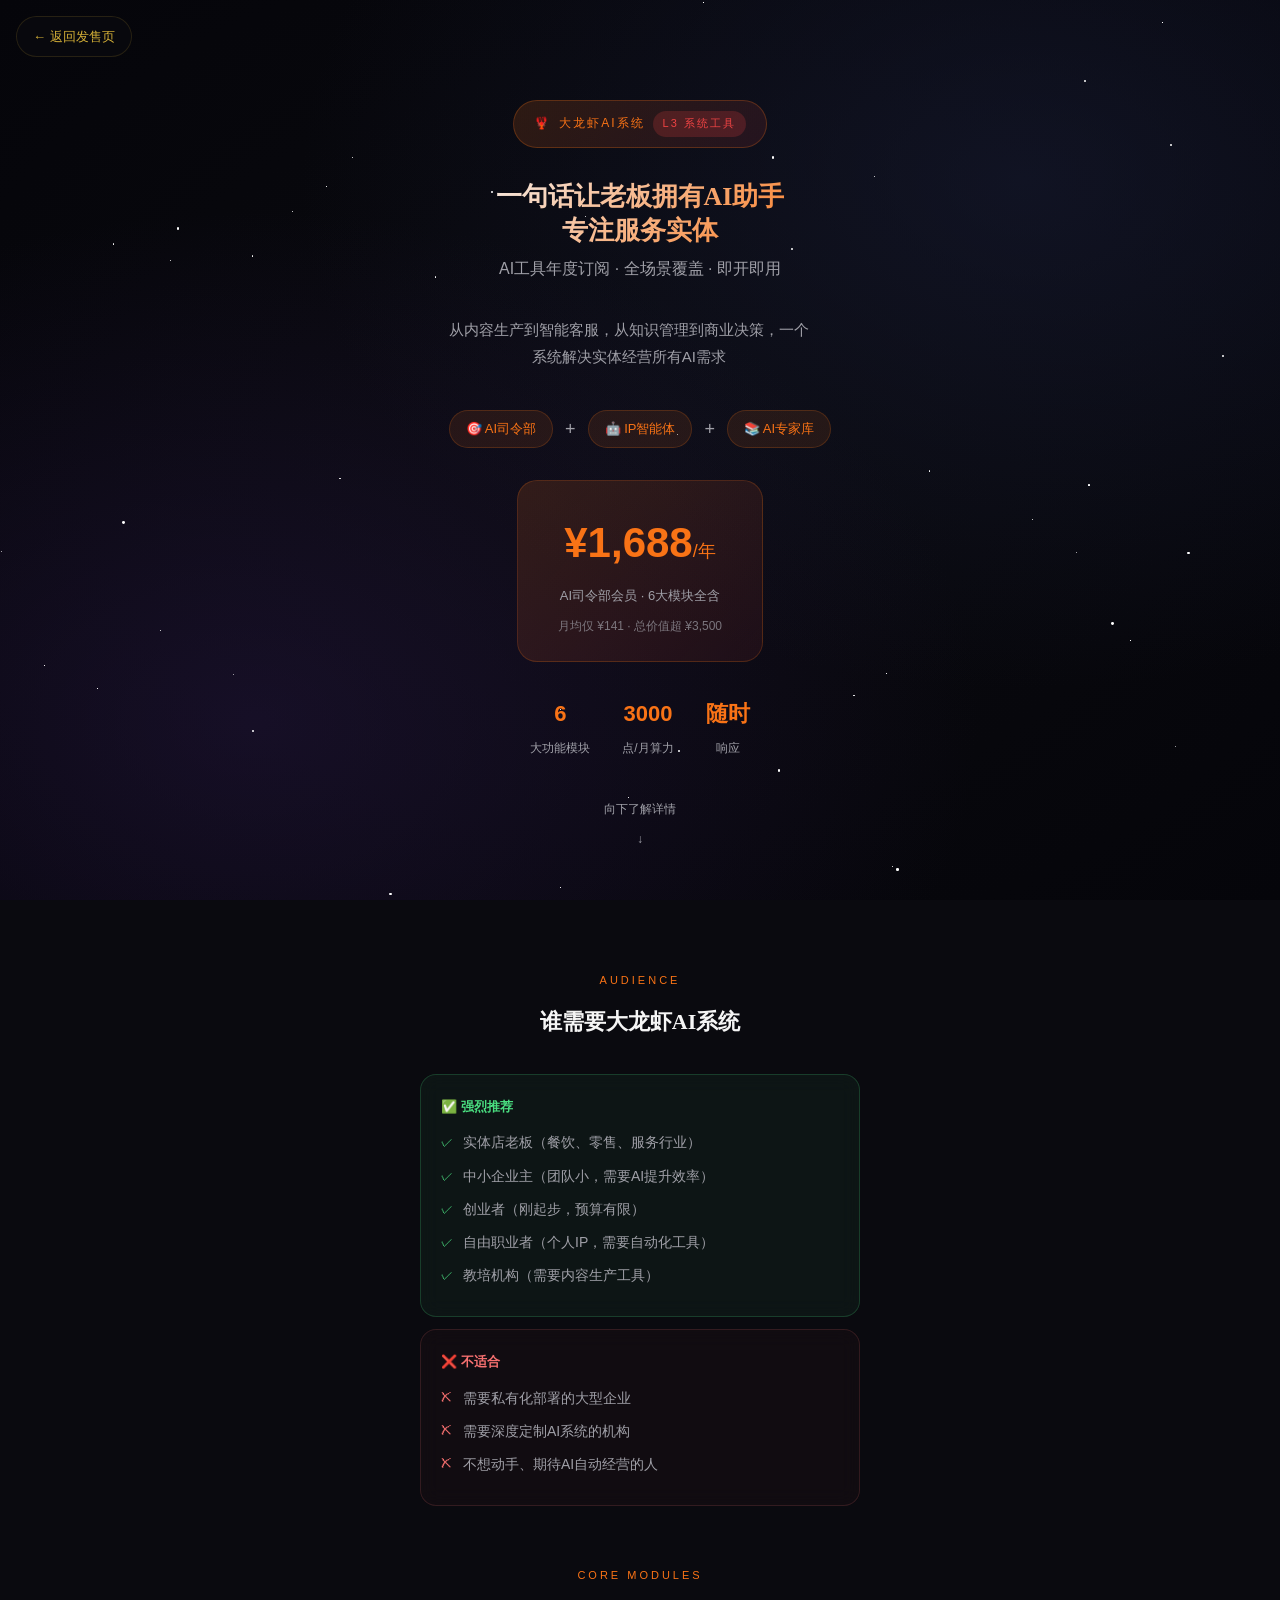
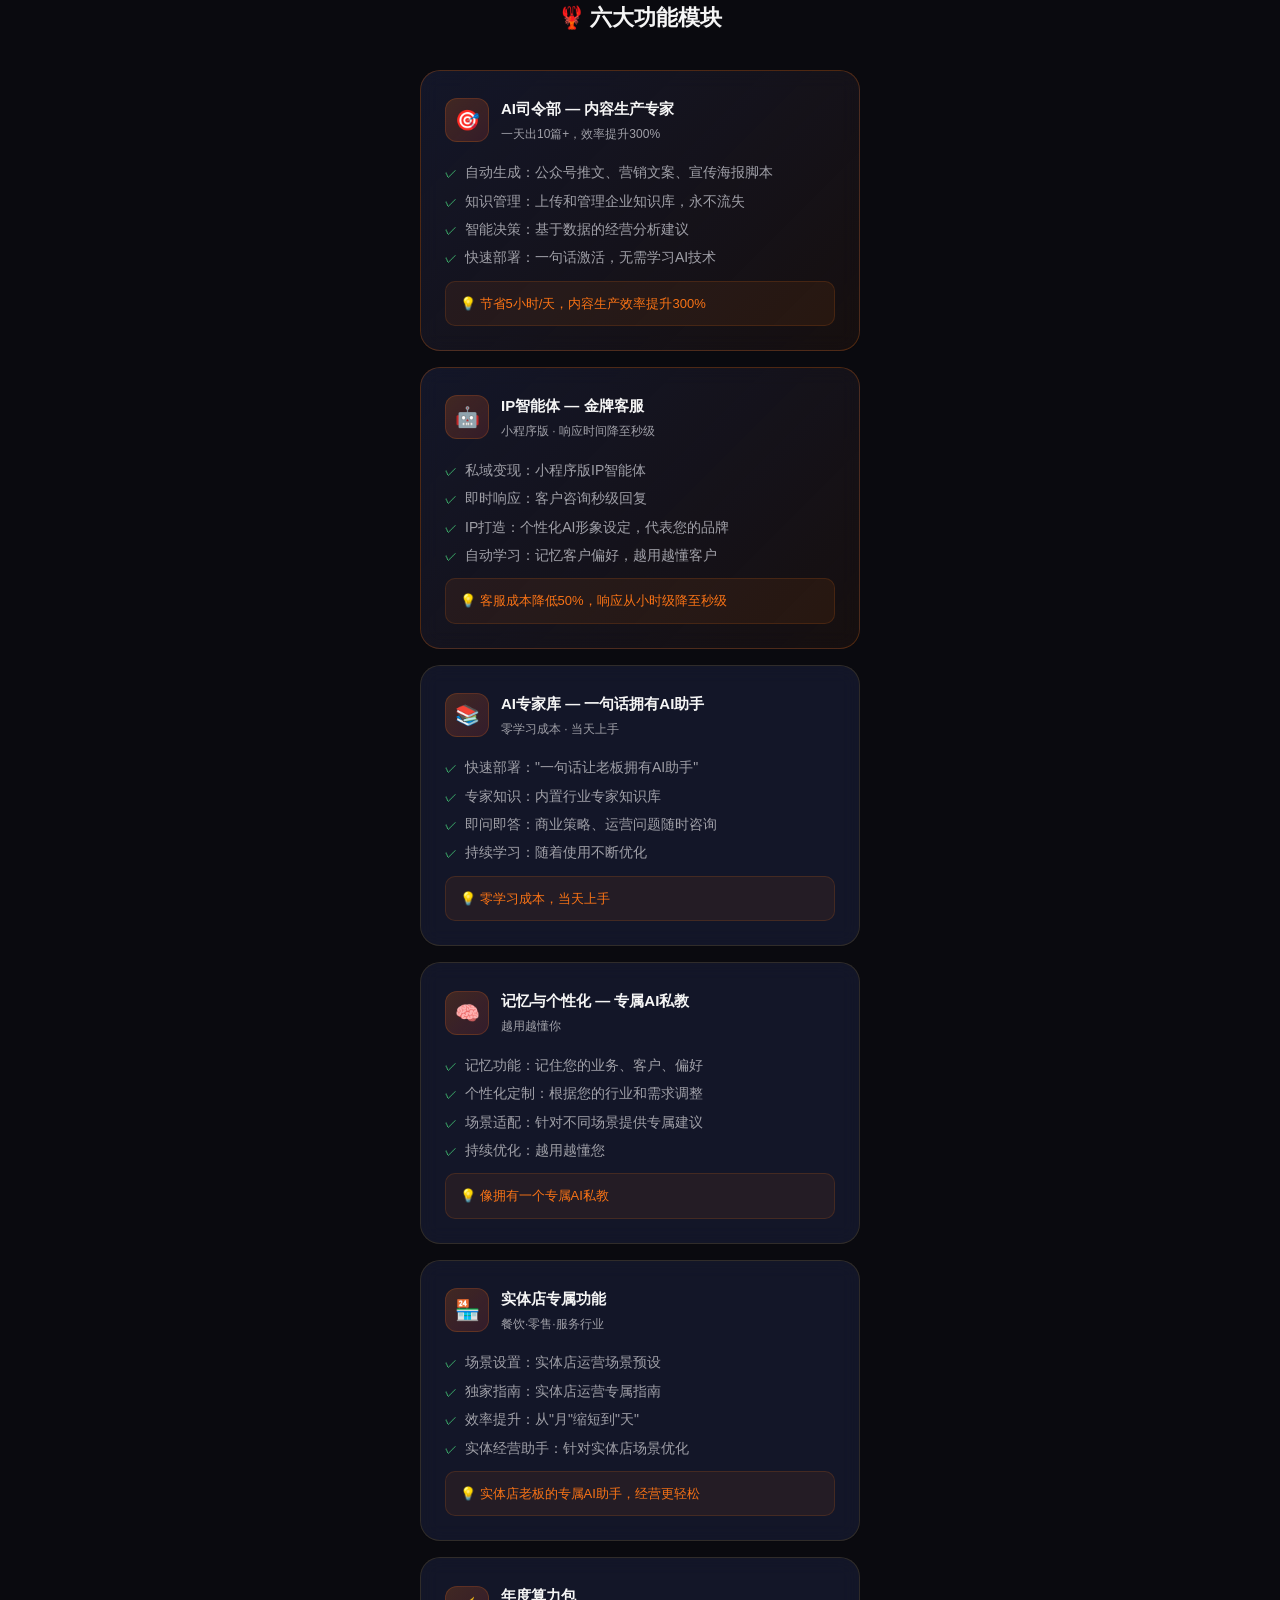
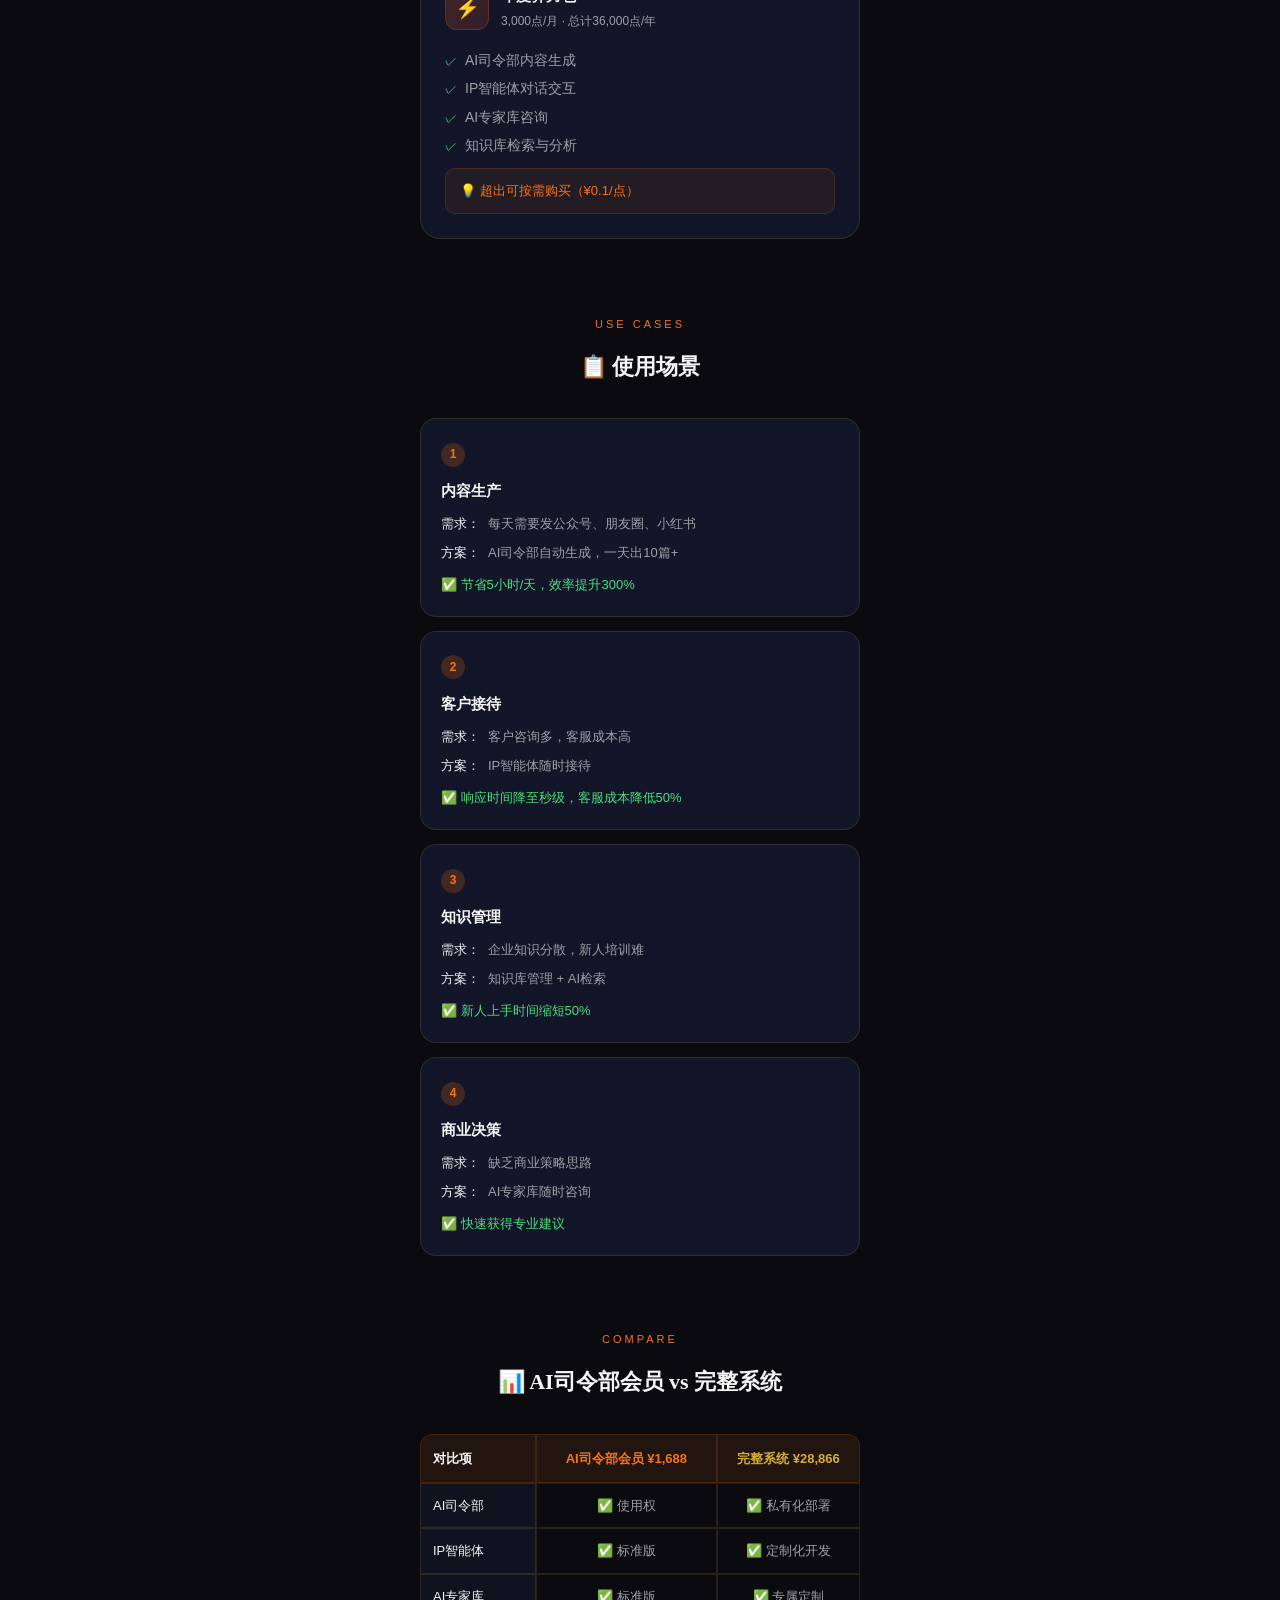
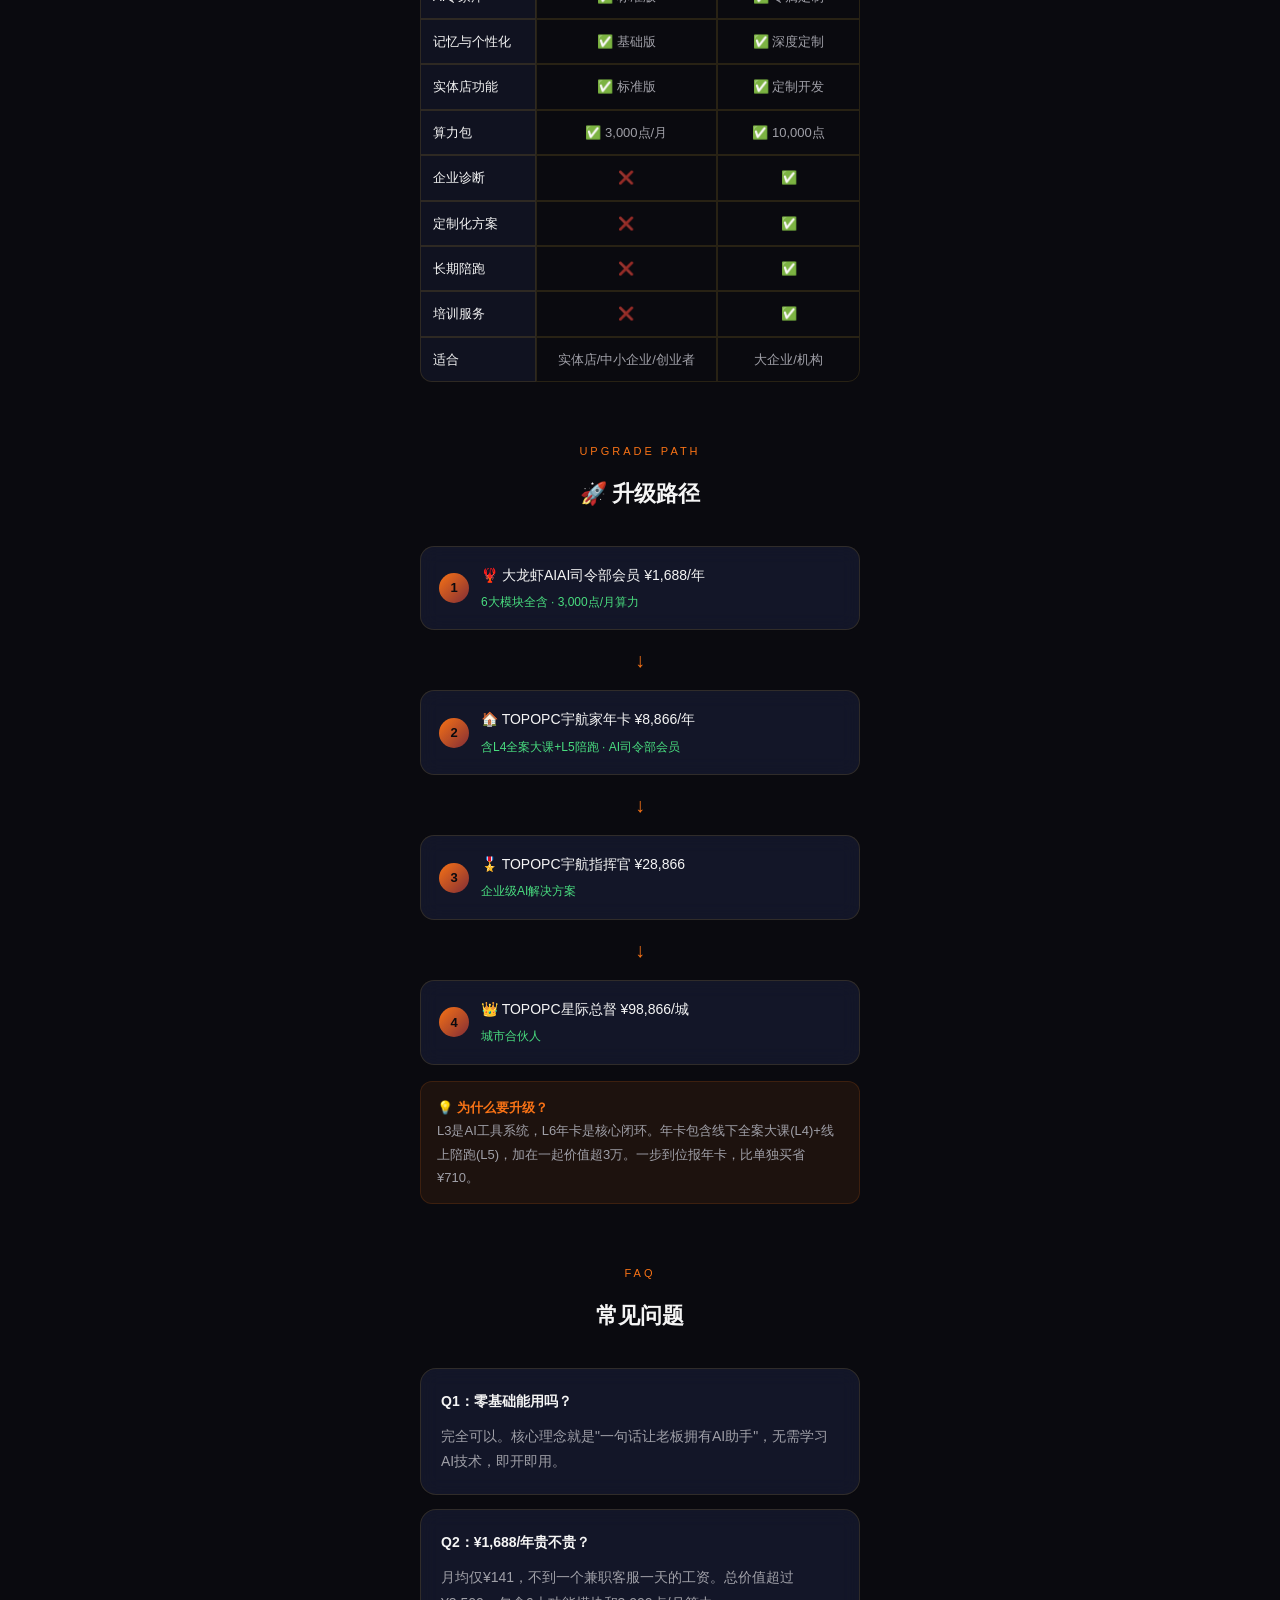
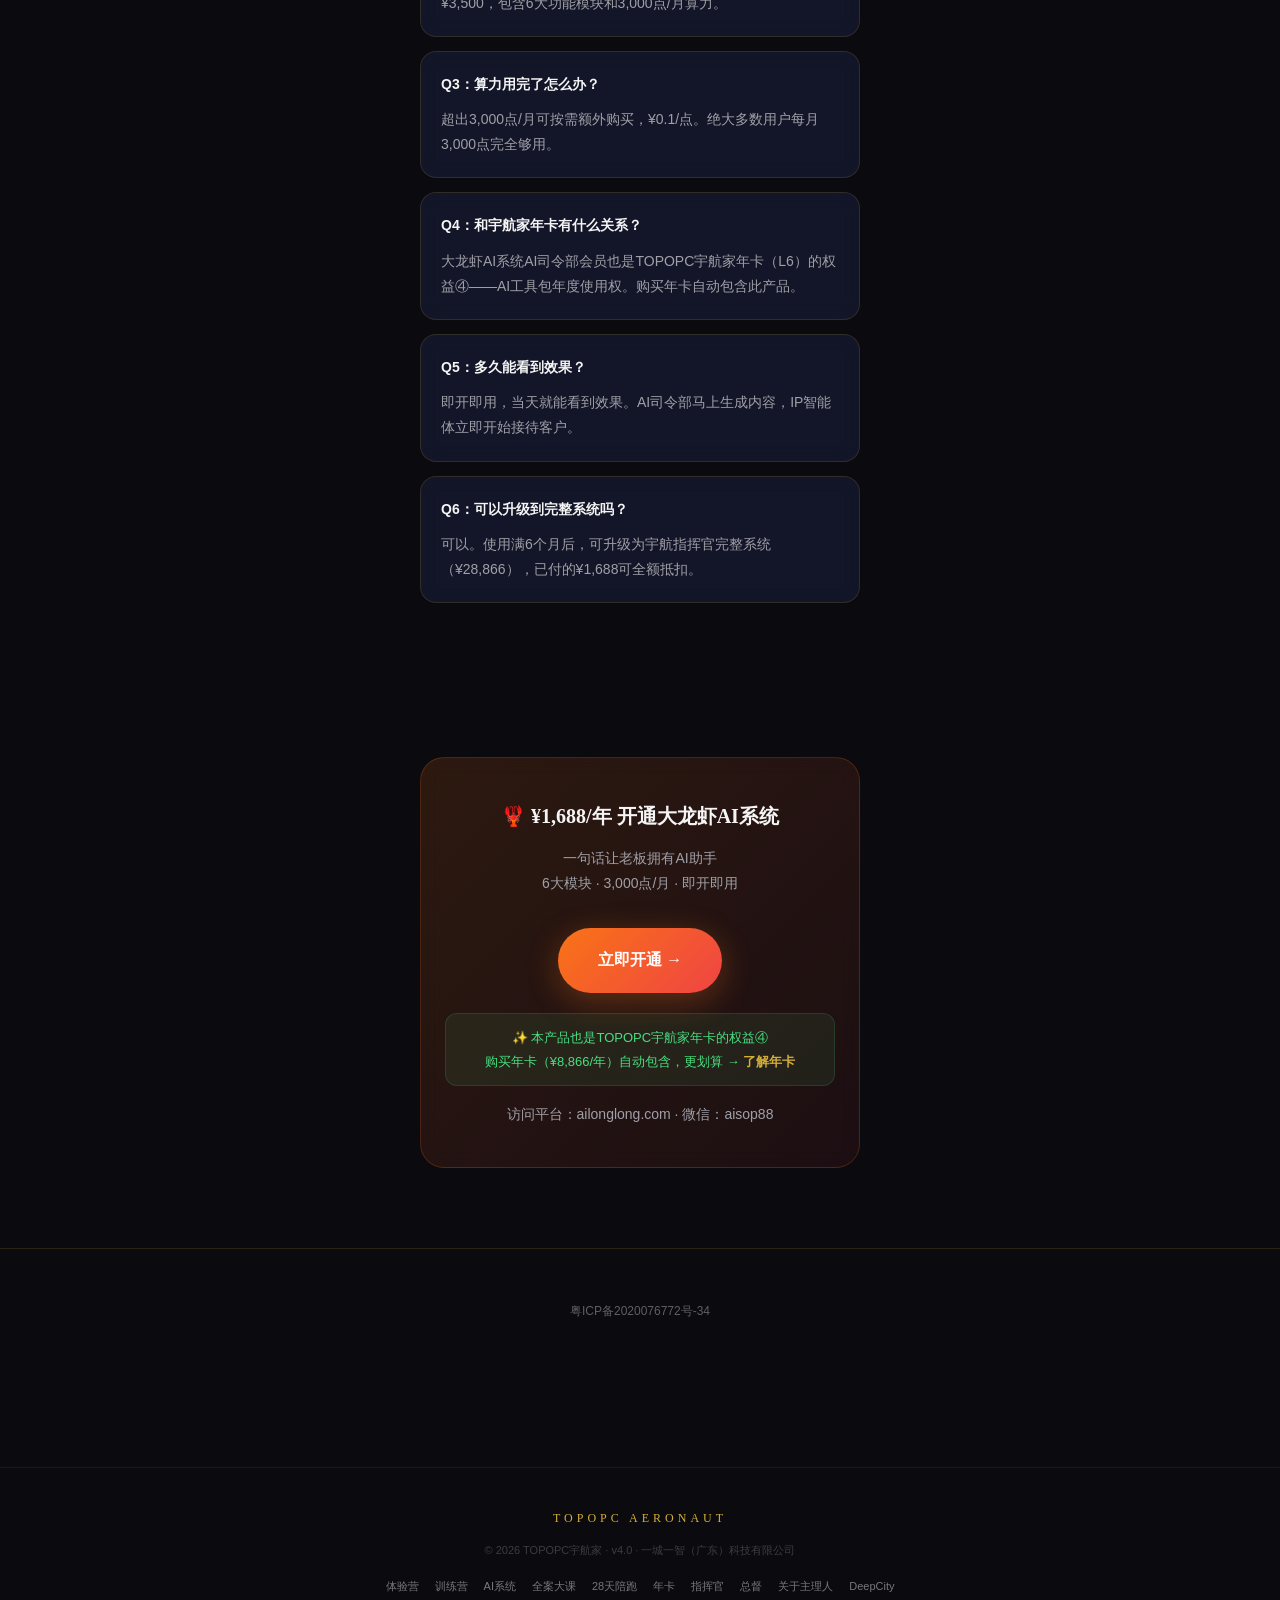
<file: long-system.html>
<!DOCTYPE html>
<html lang="zh-CN">
<head>
    <meta name="description" content="大龙虾AI系统L3AI司令部会员 · IP智能体+AI司令部+商业顾问 · 信任级产品">

    <meta charset="UTF-8">
    <link rel="canonical" href="https://deepcity2035.github.io/topopc-ai-launch/long-system.html">
    <meta name="viewport" content="width=device-width, initial-scale=1.0, maximum-scale=1.0, user-scalable=no">
    <title>TOPOPC AI宇航家 大龙虾AI司令部会员 · L3 · TOPOPC宇航家</title>
    <link rel="icon" type="image/svg+xml" href="favicon.svg">
    <link rel="apple-touch-icon" href="share-poster-hd.png">
    <link rel="dns-prefetch" href="https://fonts.googleapis.cn">
    <link rel="preconnect" href="https://fonts.googleapis.cn" crossorigin>
    <link rel="dns-prefetch" href="https://fonts.gstatic.com">
    <link rel="preconnect" href="https://fonts.gstatic.com" crossorigin>
    <link rel="preload" as="style" href="https://fonts.googleapis.cn/css2?family=Cinzel:wght@400;700&family=Noto+Serif+SC:wght@400;600;700&family=Noto+Sans+SC:wght@300;400;500;700&display=swap" crossorigin onload="this.onload=null;this.rel='stylesheet'">
    <link href="https://fonts.googleapis.cn/css2?family=Cinzel:wght@400;700&family=Noto+Serif+SC:wght@400;600;700&family=Noto+Sans+SC:wght@300;400;500;700&display=swap" rel="stylesheet">
        <link rel="stylesheet" href="shared.css">
    <style>
        :root {
            --deep-space: #0a0a0f;
            --cosmic-blue: #1a1f3a;
            --nebula-purple: #2d1b4e;
            --star-gold: #d4af37;
            --star-gold-light: #f4d03f;
            --text-primary: #f5f5f5;
            --text-secondary: #a0a0a8;
            --card-border: rgba(212, 175, 55, 0.15);
            --card-bg: rgba(26, 31, 58, 0.6);
            --green-accent: #4ade80;
            --purple-accent: #a78bfa;
            --blue-accent: #60a5fa;
            --red-accent: #f87171;
            --lobster-red: #ef4444;
            --lobster-orange: #f97316;
            --lobster-amber: #f59e0b;
        }
        * { margin: 0; padding: 0; box-sizing: border-box; }
        body {
            font-family: "Noto Sans SC", -apple-system, sans-serif;
            background: var(--deep-space);
            color: var(--text-primary);
            line-height: 1.8;
            overflow-x: hidden;
            -webkit-font-smoothing: antialiased;
        }
        .starfield {
            position: fixed;
            top: 0; left: 0;
            width: 100%; height: 100%;
            pointer-events: none;
            z-index: 0;
            background: 
                radial-gradient(ellipse at 20% 80%, rgba(45, 27, 78, 0.4) 0%, transparent 50%),
                radial-gradient(ellipse at 80% 20%, rgba(26, 31, 58, 0.5) 0%, transparent 50%),
                radial-gradient(ellipse at 50% 50%, rgba(10, 10, 15, 1) 0%, rgba(5, 5, 10, 1) 100%);
        }
        .star { position: absolute; background: white; border-radius: 50%; animation: twinkle 3s infinite ease-in-out; }
        @keyframes twinkle {
            0%, 100% { opacity: 0.3; transform: scale(1); }
            50% { opacity: 1; transform: scale(1.2); }
        }
        .container { position: relative; z-index: 1; max-width: 480px; margin: 0 auto; padding: 0 20px; }
        .back-nav {
            position: fixed; top: 16px; left: 16px; z-index: 100;
            background: rgba(10, 10, 15, 0.85); backdrop-filter: blur(10px);
            border: 1px solid var(--card-border); border-radius: 50px;
            padding: 8px 16px; text-decoration: none; color: var(--star-gold);
            font-size: 13px; font-weight: 500; display: flex; align-items: center; gap: 6px;
            transition: all 0.3s;
        }
        .back-nav:hover { background: rgba(212, 175, 55, 0.15); }

        /* HERO */
        .hero {
            min-height: 100vh; display: flex; flex-direction: column;
            justify-content: center; align-items: center; text-align: center;
            padding: 100px 0 60px;
        }
        .hero-badge {
            display: inline-flex; align-items: center; gap: 8px;
            background: linear-gradient(135deg, rgba(249, 115, 22, 0.15), rgba(239, 68, 68, 0.1));
            border: 1px solid rgba(249, 115, 22, 0.25); border-radius: 50px;
            padding: 10px 20px; font-size: 12px; color: var(--lobster-orange);
            margin-bottom: 32px; letter-spacing: 2px;
        }
        .hero-badge .badge-tag { background: rgba(239, 68, 68, 0.2); border-radius: 50px; padding: 3px 10px; color: var(--lobster-red); font-size: 11px; }
        .hero-title {
            font-family: "Noto Serif SC", serif; font-size: 26px; font-weight: 700;
            line-height: 1.3; margin-bottom: 8px;
            background: linear-gradient(135deg, var(--text-primary) 0%, var(--lobster-orange) 100%);
            -webkit-background-clip: text; -webkit-text-fill-color: transparent; background-clip: text;
        }
        .hero-tagline { font-size: 16px; color: var(--text-secondary); margin-bottom: 32px; }
        .hero-desc {
            font-size: 15px; color: var(--text-secondary); margin-bottom: 40px;
            line-height: 1.8; max-width: 360px;
        }
        .hero-formula {
            display: flex; align-items: center; justify-content: center; gap: 12px;
            margin-bottom: 32px; flex-wrap: wrap;
        }
        .formula-tag {
            background: rgba(249, 115, 22, 0.1); border: 1px solid rgba(249, 115, 22, 0.2);
            border-radius: 50px; padding: 6px 16px; font-size: 13px; color: var(--lobster-orange);
        }
        .formula-plus { color: var(--text-secondary); font-size: 18px; }
        .price-tag {
            display: inline-flex; flex-direction: column; align-items: center;
            background: linear-gradient(135deg, rgba(249, 115, 22, 0.15), rgba(239, 68, 68, 0.08));
            border: 1px solid rgba(249, 115, 22, 0.2); border-radius: 20px;
            padding: 24px 40px; margin-bottom: 32px;
        }
        .price-value { font-size: 42px; font-weight: 700; color: var(--lobster-orange); }
        .price-label { font-size: 13px; color: var(--text-secondary); margin-top: 4px; }
        .price-note { font-size: 12px; color: var(--text-secondary); margin-top: 8px; opacity: 0.7; }
        .hero-stats { display: flex; justify-content: center; gap: 32px; margin-bottom: 40px; }
        .stat-item { text-align: center; }
        .stat-num { font-size: 22px; font-weight: 700; color: var(--lobster-orange); }
        .stat-label { font-size: 12px; color: var(--text-secondary); margin-top: 4px; }
        .scroll-hint { display: flex; flex-direction: column; align-items: center; gap: 8px; color: var(--text-secondary); font-size: 12px; animation: bounce 2s infinite; }
        @keyframes bounce { 0%, 100% { transform: translateY(0); } 50% { transform: translateY(10px); } }

        /* SECTIONS */
        .section { padding: 60px 0; }
        .section-header { text-align: center; margin-bottom: 32px; }
        .section-tag { font-size: 11px; color: var(--lobster-orange); letter-spacing: 3px; text-transform: uppercase; margin-bottom: 12px; }
        .section-title { font-family: "Noto Serif SC", serif; font-size: 22px; font-weight: 600; color: var(--text-primary); }

        /* AUDIENCE */
        .audience-grid { display: flex; flex-direction: column; gap: 12px; }
        .audience-card {
            background: var(--card-bg); border: 1px solid var(--card-border);
            border-radius: 16px; padding: 20px; backdrop-filter: blur(10px);
        }
        .audience-card.green { border-color: rgba(74, 222, 128, 0.2); background: rgba(74, 222, 128, 0.05); }
        .audience-card.red { border-color: rgba(248, 113, 113, 0.15); background: rgba(248, 113, 113, 0.03); }
        .audience-label { font-size: 13px; font-weight: 600; margin-bottom: 12px; }
        .audience-label.green { color: var(--green-accent); }
        .audience-label.red { color: var(--red-accent); }
        .audience-item { display: flex; align-items: flex-start; gap: 10px; font-size: 14px; color: var(--text-secondary); margin-bottom: 8px; }
        .audience-item::before { content: '✓'; color: var(--green-accent); flex-shrink: 0; font-size: 12px; margin-top: 2px; }
        .audience-card.red .audience-item::before { content: '✗'; color: var(--red-accent); }

        /* MODULE CARDS */
        .module-card {
            background: var(--card-bg); border: 1px solid var(--card-border);
            border-radius: 20px; padding: 24px; margin-bottom: 16px; backdrop-filter: blur(10px);
        }
        .module-card.highlight {
            border-color: rgba(249, 115, 22, 0.25);
            background: linear-gradient(135deg, rgba(26, 31, 58, 0.6), rgba(249, 115, 22, 0.05));
        }
        .module-header { display: flex; align-items: center; gap: 12px; margin-bottom: 16px; }
        .module-badge {
            width: 44px; height: 44px; border-radius: 12px;
            background: linear-gradient(135deg, rgba(249, 115, 22, 0.2), rgba(239, 68, 68, 0.15));
            border: 1px solid rgba(249, 115, 22, 0.2); display: flex; align-items: center;
            justify-content: center; font-size: 20px; flex-shrink: 0;
        }
        .module-info { flex: 1; }
        .module-title { font-size: 15px; font-weight: 600; color: var(--text-primary); }
        .module-subtitle { font-size: 12px; color: var(--text-secondary); margin-top: 2px; }
        .module-features { display: flex; flex-direction: column; gap: 6px; }
        .module-feature { display: flex; align-items: flex-start; gap: 8px; font-size: 14px; color: var(--text-secondary); line-height: 1.6; }
        .module-feature .check { color: var(--green-accent); flex-shrink: 0; font-size: 12px; margin-top: 3px; }
        .module-effect {
            margin-top: 12px; padding: 10px 14px;
            background: rgba(249, 115, 22, 0.08); border: 1px solid rgba(249, 115, 22, 0.15);
            border-radius: 10px; font-size: 13px; color: var(--lobster-orange);
        }

        /* SCENARIOS */
        .scenario-card {
            background: var(--card-bg); border: 1px solid var(--card-border);
            border-radius: 16px; padding: 20px; margin-bottom: 14px; backdrop-filter: blur(10px);
        }
        .scenario-num {
            display: inline-flex; align-items: center; justify-content: center;
            width: 24px; height: 24px; border-radius: 50%;
            background: rgba(249, 115, 22, 0.2); color: var(--lobster-orange);
            font-size: 12px; font-weight: 700; margin-bottom: 10px;
        }
        .scenario-title { font-size: 15px; font-weight: 600; color: var(--text-primary); margin-bottom: 8px; }
        .scenario-row { display: flex; align-items: flex-start; gap: 8px; font-size: 13px; color: var(--text-secondary); margin-bottom: 6px; }
        .scenario-row .label { color: var(--text-primary); font-weight: 500; flex-shrink: 0; }
        .scenario-result { font-size: 13px; color: var(--green-accent); margin-top: 8px; font-weight: 500; }

        /* COMPARISON TABLE */
        .compare-table { width: 100%; border-collapse: separate; border-spacing: 0; margin-top: 20px; }
        .compare-table th {
            background: rgba(249, 115, 22, 0.1); border: 1px solid rgba(249, 115, 22, 0.15);
            padding: 12px; font-size: 13px; font-weight: 600; color: var(--text-primary);
        }
        .compare-table th:first-child { border-radius: 12px 0 0 0; text-align: left; }
        .compare-table th:nth-child(2) { color: var(--lobster-orange); }
        .compare-table th:last-child { border-radius: 0 12px 0 0; color: var(--star-gold); }
        .compare-table td {
            border: 1px solid var(--card-border); padding: 10px 12px;
            font-size: 13px; color: var(--text-secondary);
        }
        .compare-table td:first-child { color: var(--text-primary); font-weight: 500; background: rgba(26, 31, 58, 0.4); }
        .compare-table td:nth-child(2) { text-align: center; }
        .compare-table td:last-child { text-align: center; }
        .compare-table tr:last-child td:first-child { border-radius: 0 0 0 12px; }
        .compare-table tr:last-child td:last-child { border-radius: 0 0 12px 0; }
        .check-yes { color: var(--green-accent); }
        .check-no { color: var(--red-accent); opacity: 0.6; }

        /* UPGRADE */
        .upgrade-flow { display: flex; flex-direction: column; gap: 12px; margin-top: 20px; }
        .upgrade-step {
            display: flex; align-items: center; gap: 12px;
            background: var(--card-bg); border: 1px solid var(--card-border);
            border-radius: 14px; padding: 16px 18px; backdrop-filter: blur(10px);
        }
        .upgrade-num {
            width: 30px; height: 30px; border-radius: 50%;
            background: linear-gradient(135deg, var(--lobster-orange), rgba(239, 68, 68, 0.5));
            color: var(--deep-space); font-size: 13px; font-weight: 700;
            display: flex; align-items: center; justify-content: center; flex-shrink: 0;
        }
        .upgrade-info { flex: 1; }
        .upgrade-from { font-size: 14px; color: var(--text-primary); font-weight: 500; }
        .upgrade-arrow-up { font-size: 20px; color: var(--lobster-orange); text-align: center; }
        .upgrade-to { font-size: 14px; color: var(--text-primary); font-weight: 500; }
        .upgrade-bonus { font-size: 12px; color: var(--green-accent); margin-top: 4px; }
        .upgrade-tip {
            background: rgba(249, 115, 22, 0.08); border: 1px solid rgba(249, 115, 22, 0.15);
            border-radius: 12px; padding: 14px 16px; font-size: 13px;
            color: var(--text-secondary); margin-top: 16px; line-height: 1.8;
        }
        .upgrade-tip strong { color: var(--lobster-orange); }

        /* FAQ */
        .faq-card {
            background: var(--card-bg); border: 1px solid var(--card-border);
            border-radius: 16px; padding: 20px; margin-bottom: 14px; backdrop-filter: blur(10px);
        }
        .faq-q { font-size: 14px; font-weight: 600; color: var(--text-primary); margin-bottom: 10px; }
        .faq-a { font-size: 14px; color: var(--text-secondary); line-height: 1.8; }

        /* CTA */
        .cta-section { padding: 80px 0; text-align: center; }
        .cta-card {
            background: linear-gradient(135deg, rgba(249, 115, 22, 0.15), rgba(239, 68, 68, 0.08));
            border: 1px solid rgba(249, 115, 22, 0.2); border-radius: 24px;
            padding: 40px 24px; backdrop-filter: blur(10px);
        }
        .cta-title { font-family: "Noto Serif SC", serif; font-size: 20px; font-weight: 600; color: var(--text-primary); margin-bottom: 12px; }
        .cta-subtitle { font-size: 14px; color: var(--text-secondary); margin-bottom: 32px; line-height: 1.8; }
        .cta-button {
            display: inline-flex; align-items: center; gap: 10px;
            background: linear-gradient(135deg, var(--lobster-orange), var(--lobster-red));
            color: white; padding: 18px 40px; border-radius: 50px;
            font-size: 16px; font-weight: 600; text-decoration: none;
            transition: all 0.3s; box-shadow: 0 8px 32px rgba(249, 115, 22, 0.3);
        }
        .cta-button:hover { transform: translateY(-2px); box-shadow: 0 12px 40px rgba(249, 115, 22, 0.4); }
        .cta-price { font-size: 14px; color: var(--text-secondary); margin-top: 16px; }
        .cta-note {
            margin-top: 20px; padding: 12px 16px;
            background: rgba(74, 222, 128, 0.08); border: 1px solid rgba(74, 222, 128, 0.15);
            border-radius: 12px; font-size: 13px; color: var(--green-accent);
        }
        .cta-note a { color: var(--star-gold); font-weight: 600; text-decoration: none; }

        /* FOOTER */
        .page-footer { padding: 40px 0 60px; text-align: center; border-top: 1px solid var(--card-border); }
        .footer-logo { font-family: "Cinzel", serif; font-size: 20px; color: var(--star-gold); margin-bottom: 8px; letter-spacing: 2px; }
        .footer-tagline { font-size: 13px; color: var(--text-secondary); margin-bottom: 20px; }
        .footer-contact { font-size: 12px; color: var(--text-secondary); line-height: 2; }
        .footer-contact a { color: var(--lobster-orange); text-decoration: none; }
        .footer-copy { font-size: 12px; color: var(--text-secondary); opacity: 0.6; margin-top: 12px; }
    
        .footer { text-align: center; padding: 40px 20px 30px; border-top: 1px solid rgba(255,255,255,0.06); margin-top: 60px; }
        .footer-brand { font-family: 'Cinzel', serif; font-size: 12px; color: var(--star-gold, #d4af37); letter-spacing: 4px; margin-bottom: 6px; }
        .footer-copy { font-size: 11px; color: rgba(255,255,255,0.35); margin-bottom: 16px; }
        .footer-links { display: flex; justify-content: center; flex-wrap: wrap; gap: 16px; margin-bottom: 16px; }
        .footer-link { font-size: 11px; color: rgba(255,255,255,0.45); text-decoration: none; transition: color 0.2s; }
        .footer-link:hover { color: #d4af37; }
</style>

    <meta property="og:type" content="website">
    <meta property="og:title" content="L3大龙虾AI系统 · TOPOPC宇航家">
    <meta property="og:description" content="企业级IP智能体系统部署，包含IP智能体、AI司令部、AI管家等完整功能模块。">
    <meta property="og:image" content="https://deepcity2035.github.io/topopc-ai-launch/share-poster-hd.png">
    <meta property="og:url" content="https://deepcity2035.github.io/topopc-ai-launch/long-system.html">
    <meta name="twitter:card" content="summary_large_image">
    <meta name="twitter:title" content="L3大龙虾AI系统 · TOPOPC宇航家">
    <meta name="twitter:description" content="企业级IP智能体系统部署，包含IP智能体、AI司令部、AI管家等完整功能模块。">
    <meta name="twitter:image" content="https://deepcity2035.github.io/topopc-ai-launch/share-poster-hd.png">

    <script type="application/ld+json">{"@context": "https://schema.org", "@type": "Product", "name": "大龙虾AI司令部会员", "description": "大龙虾AI司令部会员 · L3工具产品 · IP智能体+AI司令部+AI营销系统", "url": "https://deepcity2035.github.io/topopc-ai-launch/long-system.html", "brand": {"@type": "Brand", "name": "TOPOPC宇航家"}, "offers": {"@type": "Offer", "priceCurrency": "CNY", "price": "1688", "availability": "https://schema.org/InStock"}}</script>
  </head>
<body style="background:#0a0a0f">
        </div>
    </div>

    <div class="starfield" id="starfield"></div>
    <a href="index.html" class="back-nav">← 返回发售页</a>

    <!-- HERO -->
    <section class="hero">
        <div class="container">
            <div class="hero-badge">
                <span>🦞</span>
                <span>大龙虾AI系统</span>
                <span class="badge-tag">L3 系统工具</span>
            </div>
            <h1 class="hero-title">一句话让老板拥有AI助手<br>专注服务实体</h1>
            <div class="hero-tagline">AI工具年度订阅 · 全场景覆盖 · 即开即用</div>
            <p class="hero-desc">从内容生产到智能客服，从知识管理到商业决策，一个系统解决实体经营所有AI需求</p>
            <div class="hero-formula">
                <span class="formula-tag">🎯 AI司令部</span>
                <span class="formula-plus">+</span>
                <span class="formula-tag">🤖 IP智能体</span>
                <span class="formula-plus">+</span>
                <span class="formula-tag">📚 AI专家库</span>
            </div>
            <div class="price-tag">
                <div class="price-value">¥1,688<span style="font-size:18px;font-weight:400;">/年</span></div>
                <div class="price-label">AI司令部会员 · 6大模块全含</div>
                <div class="price-note">月均仅 ¥141 · 总价值超 ¥3,500</div>
            </div>
            <div class="hero-stats">
                <div class="stat-item">
                    <div class="stat-num">6</div>
                    <div class="stat-label">大功能模块</div>
                </div>
                <div class="stat-item">
                    <div class="stat-num">3000</div>
                    <div class="stat-label">点/月算力</div>
                </div>
                <div class="stat-item">
                    <div class="stat-num">随时</div>
                    <div class="stat-label">响应</div>
                </div>
            </div>
            <div class="scroll-hint">
                <span>向下了解详情</span>
                <span>↓</span>
            </div>
        </div>
    </section>

    <!-- AUDIENCE -->
    <section class="section">
        <div class="container">
            <div class="section-header">
                <div class="section-tag">AUDIENCE</div>
                <h2 class="section-title">谁需要大龙虾AI系统</h2>
            </div>
            <div class="audience-grid">
                <div class="audience-card green">
                    <div class="audience-label green">✅ 强烈推荐</div>
                    <div class="audience-item">实体店老板（餐饮、零售、服务行业）</div>
                    <div class="audience-item">中小企业主（团队小，需要AI提升效率）</div>
                    <div class="audience-item">创业者（刚起步，预算有限）</div>
                    <div class="audience-item">自由职业者（个人IP，需要自动化工具）</div>
                    <div class="audience-item">教培机构（需要内容生产工具）</div>
                </div>
                <div class="audience-card red">
                    <div class="audience-label red">❌ 不适合</div>
                    <div class="audience-item">需要私有化部署的大型企业</div>
                    <div class="audience-item">需要深度定制AI系统的机构</div>
                    <div class="audience-item">不想动手、期待AI自动经营的人</div>
                </div>
            </div>
        </div>
    </section>

    <!-- SIX MODULES -->
    <section class="section" style="padding-top:0;">
        <div class="container">
            <div class="section-header">
                <div class="section-tag">CORE MODULES</div>
                <h2 class="section-title">🦞 六大功能模块</h2>
            </div>

            <div class="module-card highlight">
                <div class="module-header">
                    <div class="module-badge">🎯</div>
                    <div class="module-info">
                        <div class="module-title">AI司令部 — 内容生产专家</div>
                        <div class="module-subtitle">一天出10篇+，效率提升300%</div>
                    </div>
                </div>
                <div class="module-features">
                    <div class="module-feature"><span class="check">✓</span>自动生成：公众号推文、营销文案、宣传海报脚本</div>
                    <div class="module-feature"><span class="check">✓</span>知识管理：上传和管理企业知识库，永不流失</div>
                    <div class="module-feature"><span class="check">✓</span>智能决策：基于数据的经营分析建议</div>
                    <div class="module-feature"><span class="check">✓</span>快速部署：一句话激活，无需学习AI技术</div>
                </div>
                <div class="module-effect">💡 节省5小时/天，内容生产效率提升300%</div>
            </div>

            <div class="module-card highlight">
                <div class="module-header">
                    <div class="module-badge">🤖</div>
                    <div class="module-info">
                        <div class="module-title">IP智能体 — 金牌客服</div>
                        <div class="module-subtitle">小程序版 · 响应时间降至秒级</div>
                    </div>
                </div>
                <div class="module-features">
                    <div class="module-feature"><span class="check">✓</span>私域变现：小程序版IP智能体</div>
                    <div class="module-feature"><span class="check">✓</span>即时响应：客户咨询秒级回复</div>
                    <div class="module-feature"><span class="check">✓</span>IP打造：个性化AI形象设定，代表您的品牌</div>
                    <div class="module-feature"><span class="check">✓</span>自动学习：记忆客户偏好，越用越懂客户</div>
                </div>
                <div class="module-effect">💡 客服成本降低50%，响应从小时级降至秒级</div>
            </div>

            <div class="module-card">
                <div class="module-header">
                    <div class="module-badge">📚</div>
                    <div class="module-info">
                        <div class="module-title">AI专家库 — 一句话拥有AI助手</div>
                        <div class="module-subtitle">零学习成本 · 当天上手</div>
                    </div>
                </div>
                <div class="module-features">
                    <div class="module-feature"><span class="check">✓</span>快速部署："一句话让老板拥有AI助手"</div>
                    <div class="module-feature"><span class="check">✓</span>专家知识：内置行业专家知识库</div>
                    <div class="module-feature"><span class="check">✓</span>即问即答：商业策略、运营问题随时咨询</div>
                    <div class="module-feature"><span class="check">✓</span>持续学习：随着使用不断优化</div>
                </div>
                <div class="module-effect">💡 零学习成本，当天上手</div>
            </div>

            <div class="module-card">
                <div class="module-header">
                    <div class="module-badge">🧠</div>
                    <div class="module-info">
                        <div class="module-title">记忆与个性化 — 专属AI私教</div>
                        <div class="module-subtitle">越用越懂你</div>
                    </div>
                </div>
                <div class="module-features">
                    <div class="module-feature"><span class="check">✓</span>记忆功能：记住您的业务、客户、偏好</div>
                    <div class="module-feature"><span class="check">✓</span>个性化定制：根据您的行业和需求调整</div>
                    <div class="module-feature"><span class="check">✓</span>场景适配：针对不同场景提供专属建议</div>
                    <div class="module-feature"><span class="check">✓</span>持续优化：越用越懂您</div>
                </div>
                <div class="module-effect">💡 像拥有一个专属AI私教</div>
            </div>

            <div class="module-card">
                <div class="module-header">
                    <div class="module-badge">🏪</div>
                    <div class="module-info">
                        <div class="module-title">实体店专属功能</div>
                        <div class="module-subtitle">餐饮·零售·服务行业</div>
                    </div>
                </div>
                <div class="module-features">
                    <div class="module-feature"><span class="check">✓</span>场景设置：实体店运营场景预设</div>
                    <div class="module-feature"><span class="check">✓</span>独家指南：实体店运营专属指南</div>
                    <div class="module-feature"><span class="check">✓</span>效率提升：从"月"缩短到"天"</div>
                    <div class="module-feature"><span class="check">✓</span>实体经营助手：针对实体店场景优化</div>
                </div>
                <div class="module-effect">💡 实体店老板的专属AI助手，经营更轻松</div>
            </div>

            <div class="module-card">
                <div class="module-header">
                    <div class="module-badge">⚡</div>
                    <div class="module-info">
                        <div class="module-title">年度算力包</div>
                        <div class="module-subtitle">3,000点/月 · 总计36,000点/年</div>
                    </div>
                </div>
                <div class="module-features">
                    <div class="module-feature"><span class="check">✓</span>AI司令部内容生成</div>
                    <div class="module-feature"><span class="check">✓</span>IP智能体对话交互</div>
                    <div class="module-feature"><span class="check">✓</span>AI专家库咨询</div>
                    <div class="module-feature"><span class="check">✓</span>知识库检索与分析</div>
                </div>
                <div class="module-effect">💡 超出可按需购买（¥0.1/点）</div>
            </div>
        </div>
    </section>

    <!-- SCENARIOS -->
    <section class="section" style="padding-top:0;">
        <div class="container">
            <div class="section-header">
                <div class="section-tag">USE CASES</div>
                <h2 class="section-title">📋 使用场景</h2>
            </div>

            <div class="scenario-card">
                <div class="scenario-num">1</div>
                <div class="scenario-title">内容生产</div>
                <div class="scenario-row"><span class="label">需求：</span>每天需要发公众号、朋友圈、小红书</div>
                <div class="scenario-row"><span class="label">方案：</span>AI司令部自动生成，一天出10篇+</div>
                <div class="scenario-result">✅ 节省5小时/天，效率提升300%</div>
            </div>

            <div class="scenario-card">
                <div class="scenario-num">2</div>
                <div class="scenario-title">客户接待</div>
                <div class="scenario-row"><span class="label">需求：</span>客户咨询多，客服成本高</div>
                <div class="scenario-row"><span class="label">方案：</span>IP智能体随时接待</div>
                <div class="scenario-result">✅ 响应时间降至秒级，客服成本降低50%</div>
            </div>

            <div class="scenario-card">
                <div class="scenario-num">3</div>
                <div class="scenario-title">知识管理</div>
                <div class="scenario-row"><span class="label">需求：</span>企业知识分散，新人培训难</div>
                <div class="scenario-row"><span class="label">方案：</span>知识库管理 + AI检索</div>
                <div class="scenario-result">✅ 新人上手时间缩短50%</div>
            </div>

            <div class="scenario-card">
                <div class="scenario-num">4</div>
                <div class="scenario-title">商业决策</div>
                <div class="scenario-row"><span class="label">需求：</span>缺乏商业策略思路</div>
                <div class="scenario-row"><span class="label">方案：</span>AI专家库随时咨询</div>
                <div class="scenario-result">✅ 快速获得专业建议</div>
            </div>
        </div>
    </section>

    <!-- COMPARISON -->
    <section class="section" style="padding-top:0;">
        <div class="container">
            <div class="section-header">
                <div class="section-tag">COMPARE</div>
                <h2 class="section-title">📊 AI司令部会员 vs 完整系统</h2>
            </div>
            <table class="compare-table">
                <tr>
                    <th>对比项</th>
                    <th>AI司令部会员 ¥1,688</th>
                    <th>完整系统 ¥28,866</th>
                </tr>
                <tr>
                    <td>AI司令部</td>
                    <td><span class="check-yes">✅</span> 使用权</td>
                    <td><span class="check-yes">✅</span> 私有化部署</td>
                </tr>
                <tr>
                    <td>IP智能体</td>
                    <td><span class="check-yes">✅</span> 标准版</td>
                    <td><span class="check-yes">✅</span> 定制化开发</td>
                </tr>
                <tr>
                    <td>AI专家库</td>
                    <td><span class="check-yes">✅</span> 标准版</td>
                    <td><span class="check-yes">✅</span> 专属定制</td>
                </tr>
                <tr>
                    <td>记忆与个性化</td>
                    <td><span class="check-yes">✅</span> 基础版</td>
                    <td><span class="check-yes">✅</span> 深度定制</td>
                </tr>
                <tr>
                    <td>实体店功能</td>
                    <td><span class="check-yes">✅</span> 标准版</td>
                    <td><span class="check-yes">✅</span> 定制开发</td>
                </tr>
                <tr>
                    <td>算力包</td>
                    <td><span class="check-yes">✅</span> 3,000点/月</td>
                    <td><span class="check-yes">✅</span> 10,000点</td>
                </tr>
                <tr>
                    <td>企业诊断</td>
                    <td><span class="check-no">❌</span></td>
                    <td><span class="check-yes">✅</span></td>
                </tr>
                <tr>
                    <td>定制化方案</td>
                    <td><span class="check-no">❌</span></td>
                    <td><span class="check-yes">✅</span></td>
                </tr>
                <tr>
                    <td>长期陪跑</td>
                    <td><span class="check-no">❌</span></td>
                    <td><span class="check-yes">✅</span></td>
                </tr>
                <tr>
                    <td>培训服务</td>
                    <td><span class="check-no">❌</span></td>
                    <td><span class="check-yes">✅</span></td>
                </tr>
                <tr>
                    <td>适合</td>
                    <td>实体店/中小企业/创业者</td>
                    <td>大企业/机构</td>
                </tr>
            </table>
        </div>
    </section>

    <!-- UPGRADE PATH -->
    <section class="section" style="padding-top:0;">
        <div class="container">
            <div class="section-header">
                <div class="section-tag">UPGRADE PATH</div>
                <h2 class="section-title">🚀 升级路径</h2>
            </div>
            <div class="upgrade-flow">
                <div class="upgrade-step">
                    <div class="upgrade-num">1</div>
                    <div class="upgrade-info">
                        <div class="upgrade-from">🦞 大龙虾AIAI司令部会员 ¥1,688/年</div>
                        <div class="upgrade-bonus">6大模块全含 · 3,000点/月算力</div>
                    </div>
                </div>
                <div style="text-align:center;font-size:20px;color:var(--lobster-orange);">↓</div>
                <div class="upgrade-step">
                    <div class="upgrade-num">2</div>
                    <div class="upgrade-info">
                        <div class="upgrade-to">🏠 TOPOPC宇航家年卡 ¥8,866/年</div>
                        <div class="upgrade-bonus">含L4全案大课+L5陪跑 · AI司令部会员</div>
                    </div>
                </div>
                <div style="text-align:center;font-size:20px;color:var(--lobster-orange);">↓</div>
                <div class="upgrade-step">
                    <div class="upgrade-num">3</div>
                    <div class="upgrade-info">
                        <div class="upgrade-to">🎖️ TOPOPC宇航指挥官 ¥28,866</div>
                        <div class="upgrade-bonus">企业级AI解决方案</div>
                    </div>
                </div>
                <div style="text-align:center;font-size:20px;color:var(--lobster-orange);">↓</div>
                <div class="upgrade-step">
                    <div class="upgrade-num">4</div>
                    <div class="upgrade-info">
                        <div class="upgrade-to">👑 TOPOPC星际总督 ¥98,866/城</div>
                        <div class="upgrade-bonus">城市合伙人</div>
                    </div>
                </div>
            </div>
            <div class="upgrade-tip">
                💡 <strong>为什么要升级？</strong><br>
                L3是AI工具系统，L6年卡是核心闭环。年卡包含线下全案大课(L4)+线上陪跑(L5)，加在一起价值超3万。一步到位报年卡，比单独买省¥710。
            </div>
        </div>
    </section>

    <!-- FAQ -->
    <section class="section" style="padding-top:0;">
        <div class="container">
            <div class="section-header">
                <div class="section-tag">FAQ</div>
                <h2 class="section-title">常见问题</h2>
            </div>
            <div class="faq-card">
                <div class="faq-q">Q1：零基础能用吗？</div>
                <div class="faq-a">完全可以。核心理念就是"一句话让老板拥有AI助手"，无需学习AI技术，即开即用。</div>
            </div>
            <div class="faq-card">
                <div class="faq-q">Q2：¥1,688/年贵不贵？</div>
                <div class="faq-a">月均仅¥141，不到一个兼职客服一天的工资。总价值超过¥3,500，包含6大功能模块和3,000点/月算力。</div>
            </div>
            <div class="faq-card">
                <div class="faq-q">Q3：算力用完了怎么办？</div>
                <div class="faq-a">超出3,000点/月可按需额外购买，¥0.1/点。绝大多数用户每月3,000点完全够用。</div>
            </div>
            <div class="faq-card">
                <div class="faq-q">Q4：和宇航家年卡有什么关系？</div>
                <div class="faq-a">大龙虾AI系统AI司令部会员也是TOPOPC宇航家年卡（L6）的权益④——AI工具包年度使用权。购买年卡自动包含此产品。</div>
            </div>
            <div class="faq-card">
                <div class="faq-q">Q5：多久能看到效果？</div>
                <div class="faq-a">即开即用，当天就能看到效果。AI司令部马上生成内容，IP智能体立即开始接待客户。</div>
            </div>
            <div class="faq-card">
                <div class="faq-q">Q6：可以升级到完整系统吗？</div>
                <div class="faq-a">可以。使用满6个月后，可升级为宇航指挥官完整系统（¥28,866），已付的¥1,688可全额抵扣。</div>
            </div>
        </div>
    </section>

    <!-- CTA -->
    <section class="cta-section">
        <div class="container">
            <div class="cta-card">
                <div class="cta-title">🦞 ¥1,688/年 开通大龙虾AI系统</div>
                <p class="cta-subtitle">一句话让老板拥有AI助手<br>6大模块 · 3,000点/月 · 即开即用</p>
                <a href="index.html" class="cta-button">立即开通 →</a>
                <div class="cta-note">
                    ✨ 本产品也是TOPOPC宇航家年卡的权益④<br>
                    购买年卡（¥8,866/年）自动包含，更划算 →
                    <a href="index.html">了解年卡</a>
                </div>
                <div class="cta-price">访问平台：ailonglong.com · 微信：aisop88</div>
            </div>
        </div>
    </section>

    <!-- FOOTER -->
    <footer class="page-footer">
        <div class="container">
            
        </div>
            <div class="footer-icp" style="text-align:center;padding:12px 0 24px;font-size:12px;color:rgba(255,255,255,0.35);">
            <a href="https://beian.miit.gov.cn/" target="_blank" rel="noopener noreferrer" style="color:rgba(255,255,255,0.35);text-decoration:none;">粤ICP备2020076772号-34</a>
        </div>
</footer>

<footer class="footer">
        <div class="footer-brand">TOPOPC AERONAUT</div>
        <div class="footer-copy">© 2026 TOPOPC宇航家 · v4.0 · 一城一智（广东）科技有限公司</div>
        <div class="footer-links">
            <a href="experience-camp.html" class="footer-link">体验营</a>
            <a href="training-camp.html" class="footer-link">训练营</a>
            <a href="long-system.html" class="footer-link">AI系统</a>
            <a href="opbc-full-course.html" class="footer-link">全案大课</a>
            <a href="opbu28.html" class="footer-link">28天陪跑</a>
            <a href="annual-card.html" class="footer-link">年卡</a>
            <a href="ai-company.html" class="footer-link">指挥官</a>
            <a href="city-partner.html" class="footer-link">总督</a>
            <a href="about.html" class="footer-link">关于主理人</a>
            <a href="deepcity.html" class="footer-link">DeepCity</a>
        </div>
    </footer>
    
    <script defer>

        
        const starfield = document.getElementById('starfield');
        for (let i = 0; i < 50; i++) {
            const star = document.createElement('div');
            star.className = 'star';
            star.style.width = Math.random() * 3 + 'px';
            star.style.height = star.style.width;
            star.style.left = Math.random() * 100 + '%';
            star.style.top = Math.random() * 100 + '%';
            star.style.animationDelay = Math.random() * 3 + 's';
            starfield.appendChild(star);
        }// CTA buttons -> QR popup
        document.querySelectorAll('.cta-button, .hero-cta').forEach(btn => {
        // CTA click handled by href
        });

    </script>
</body>
</html>
</file>
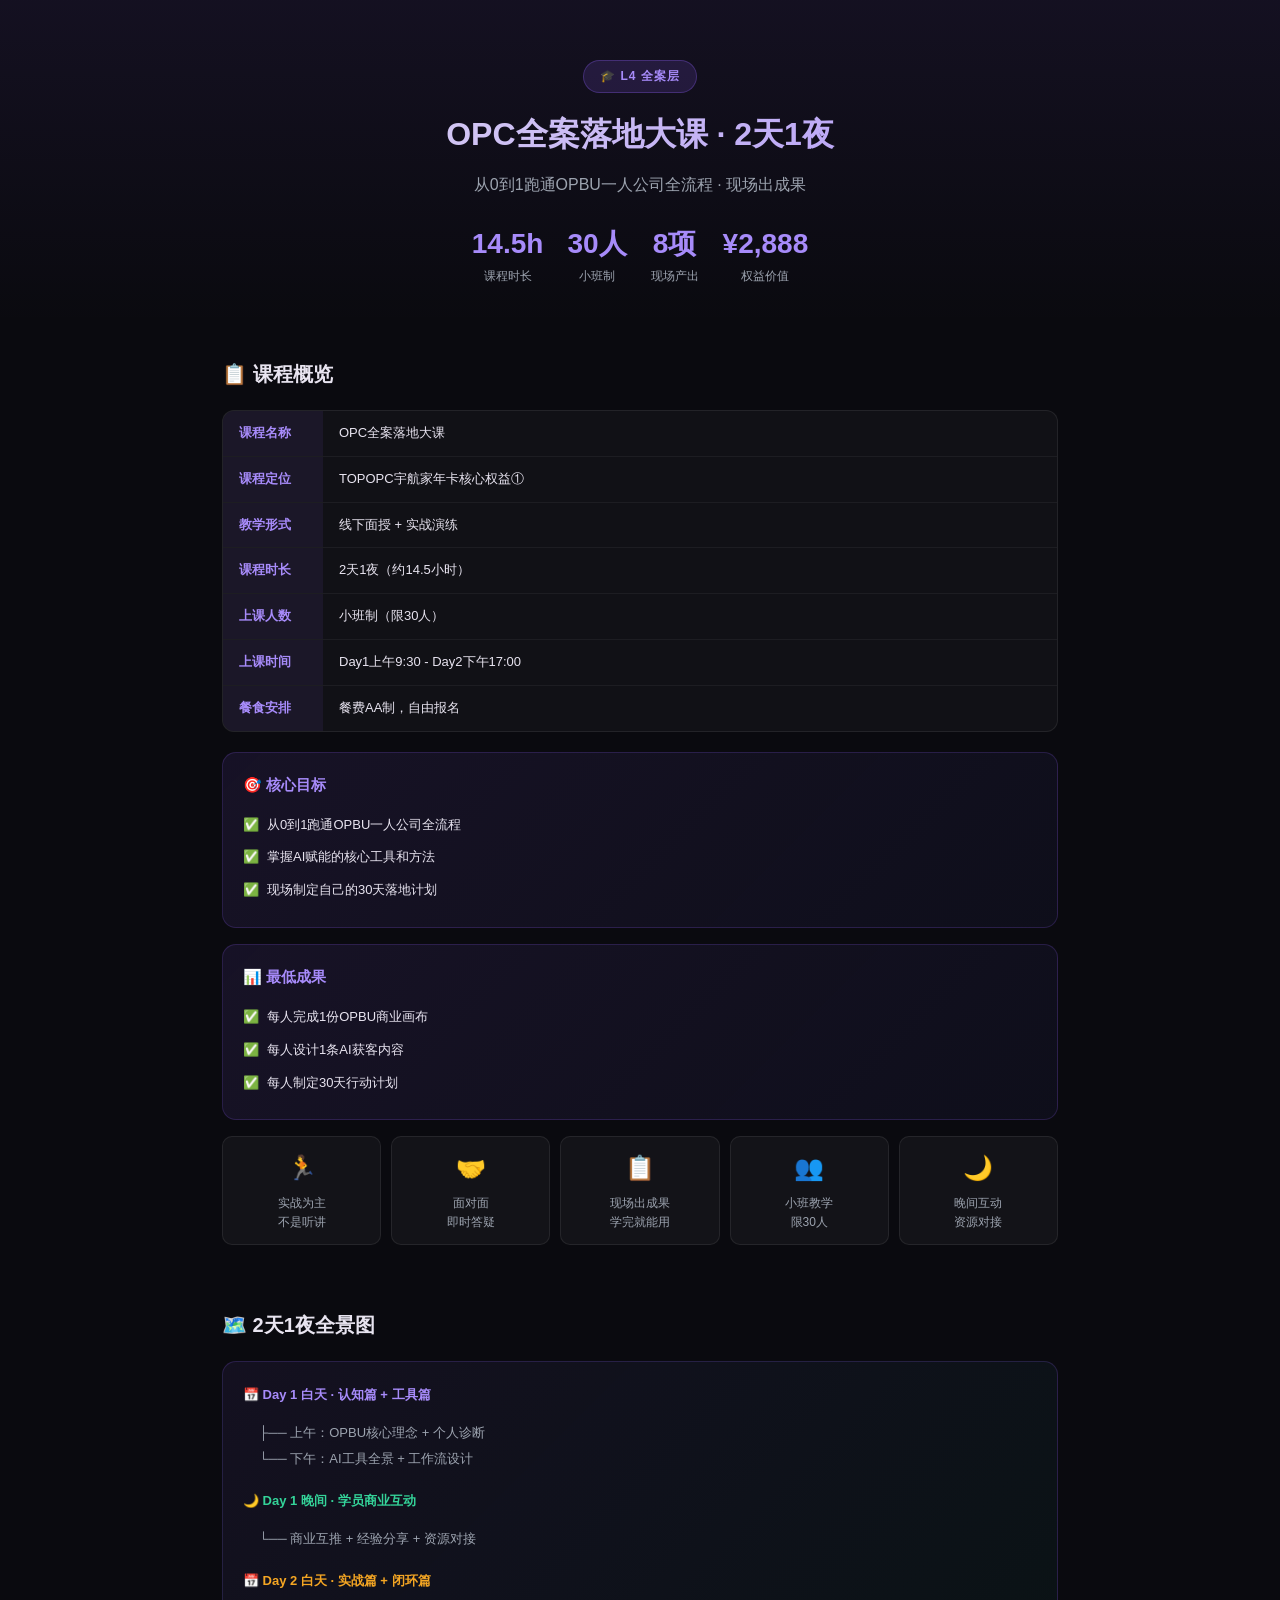
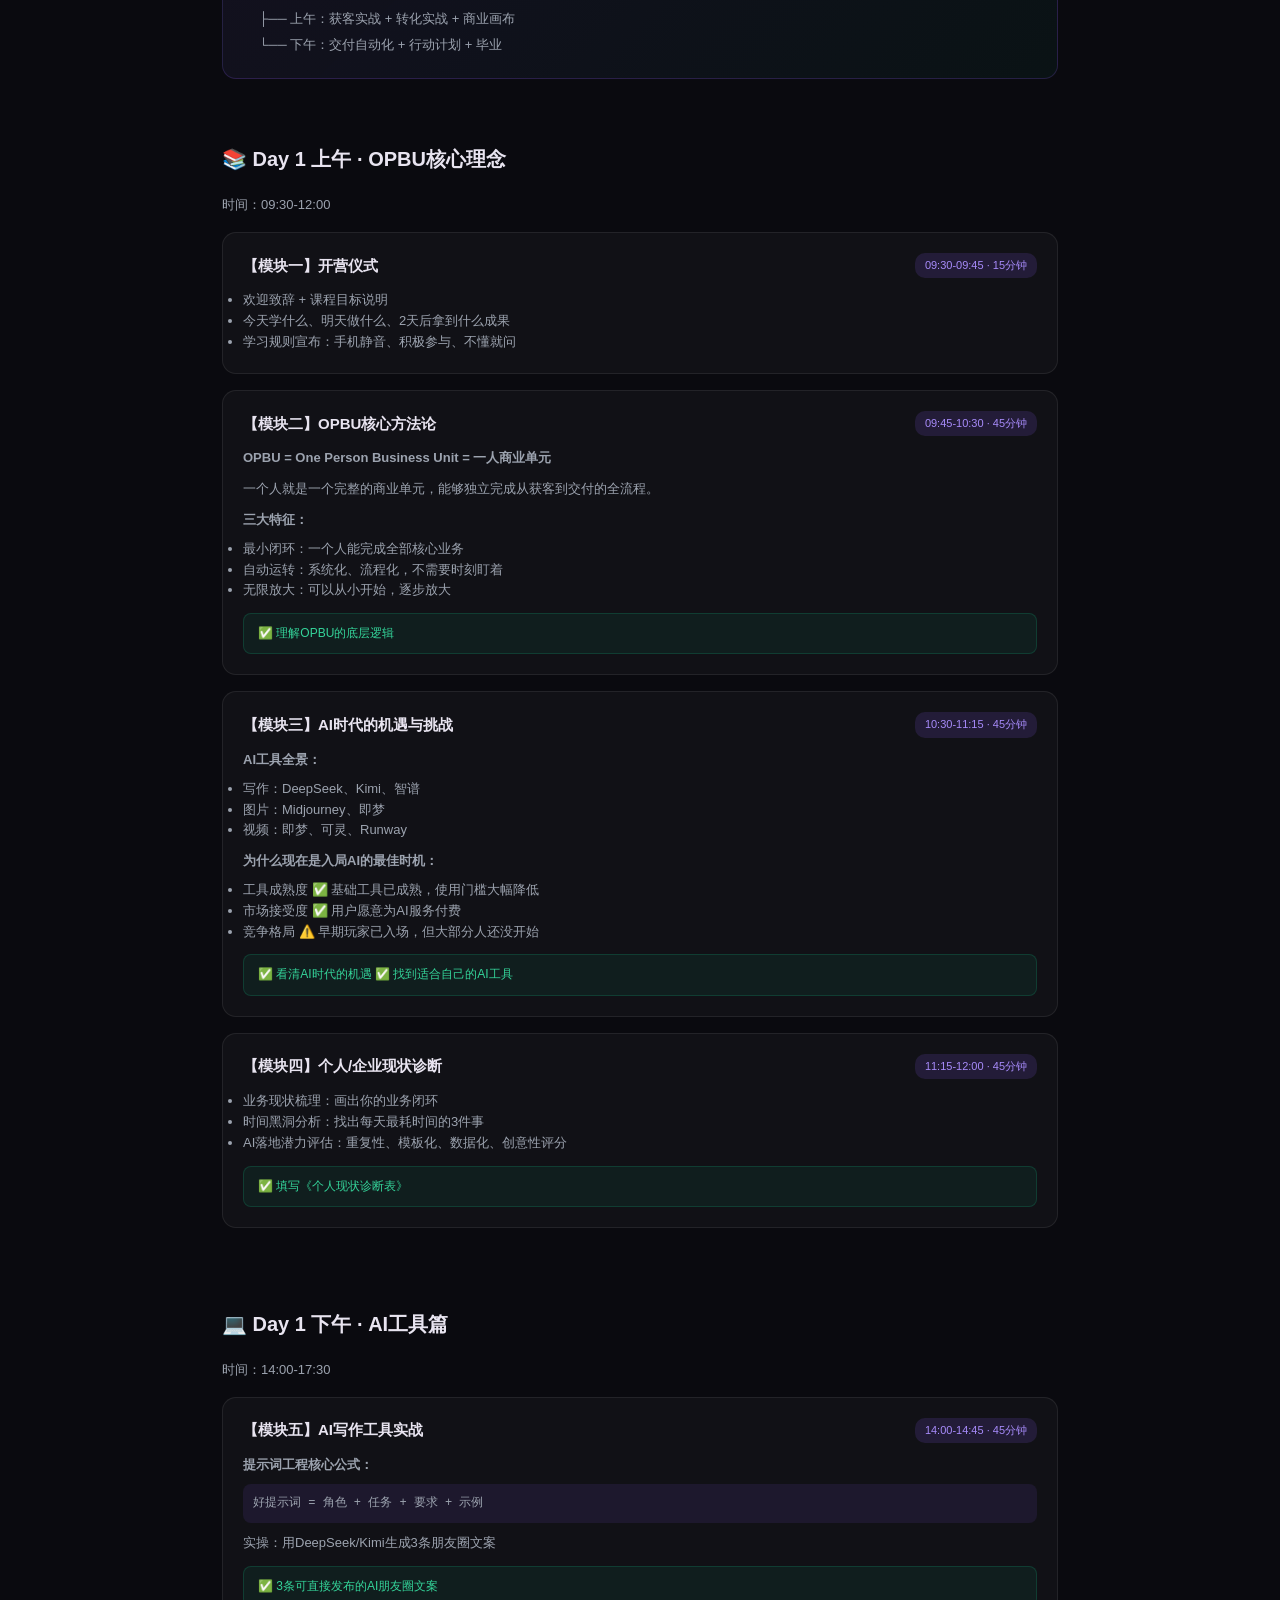
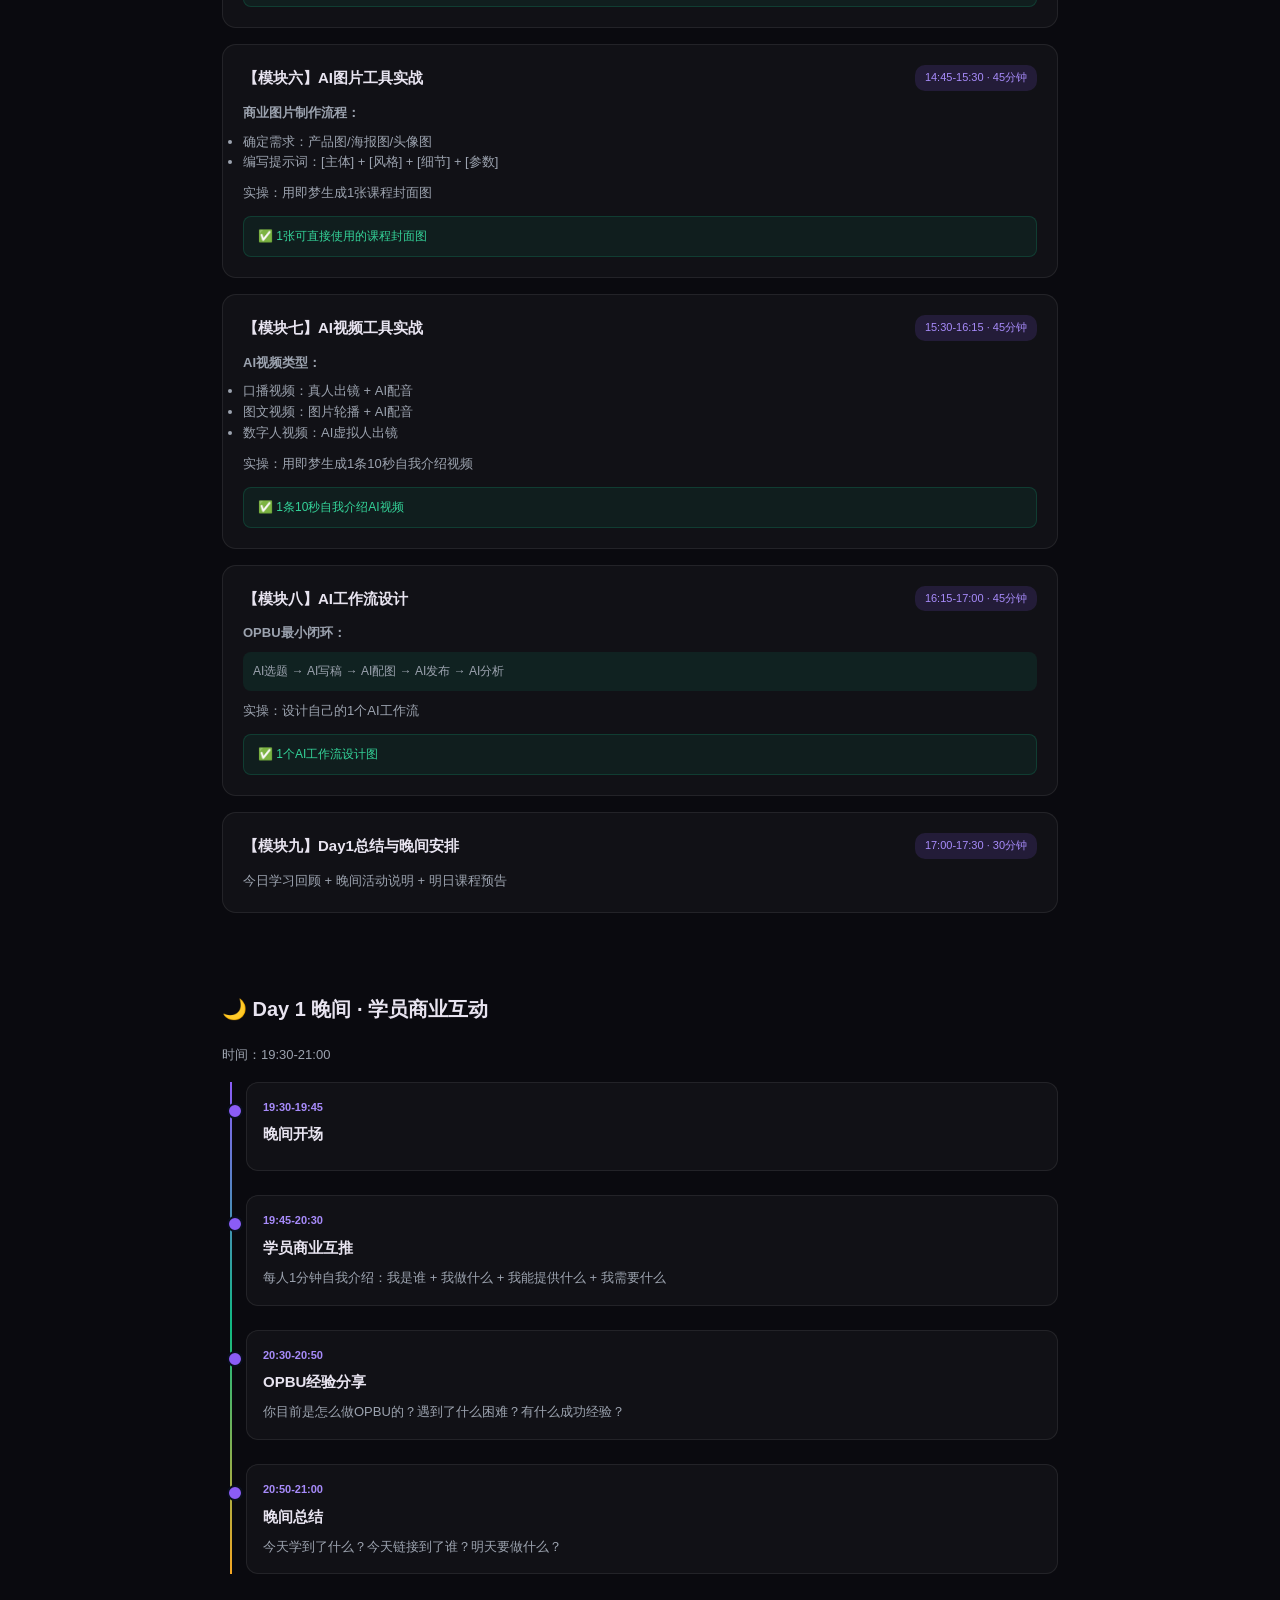
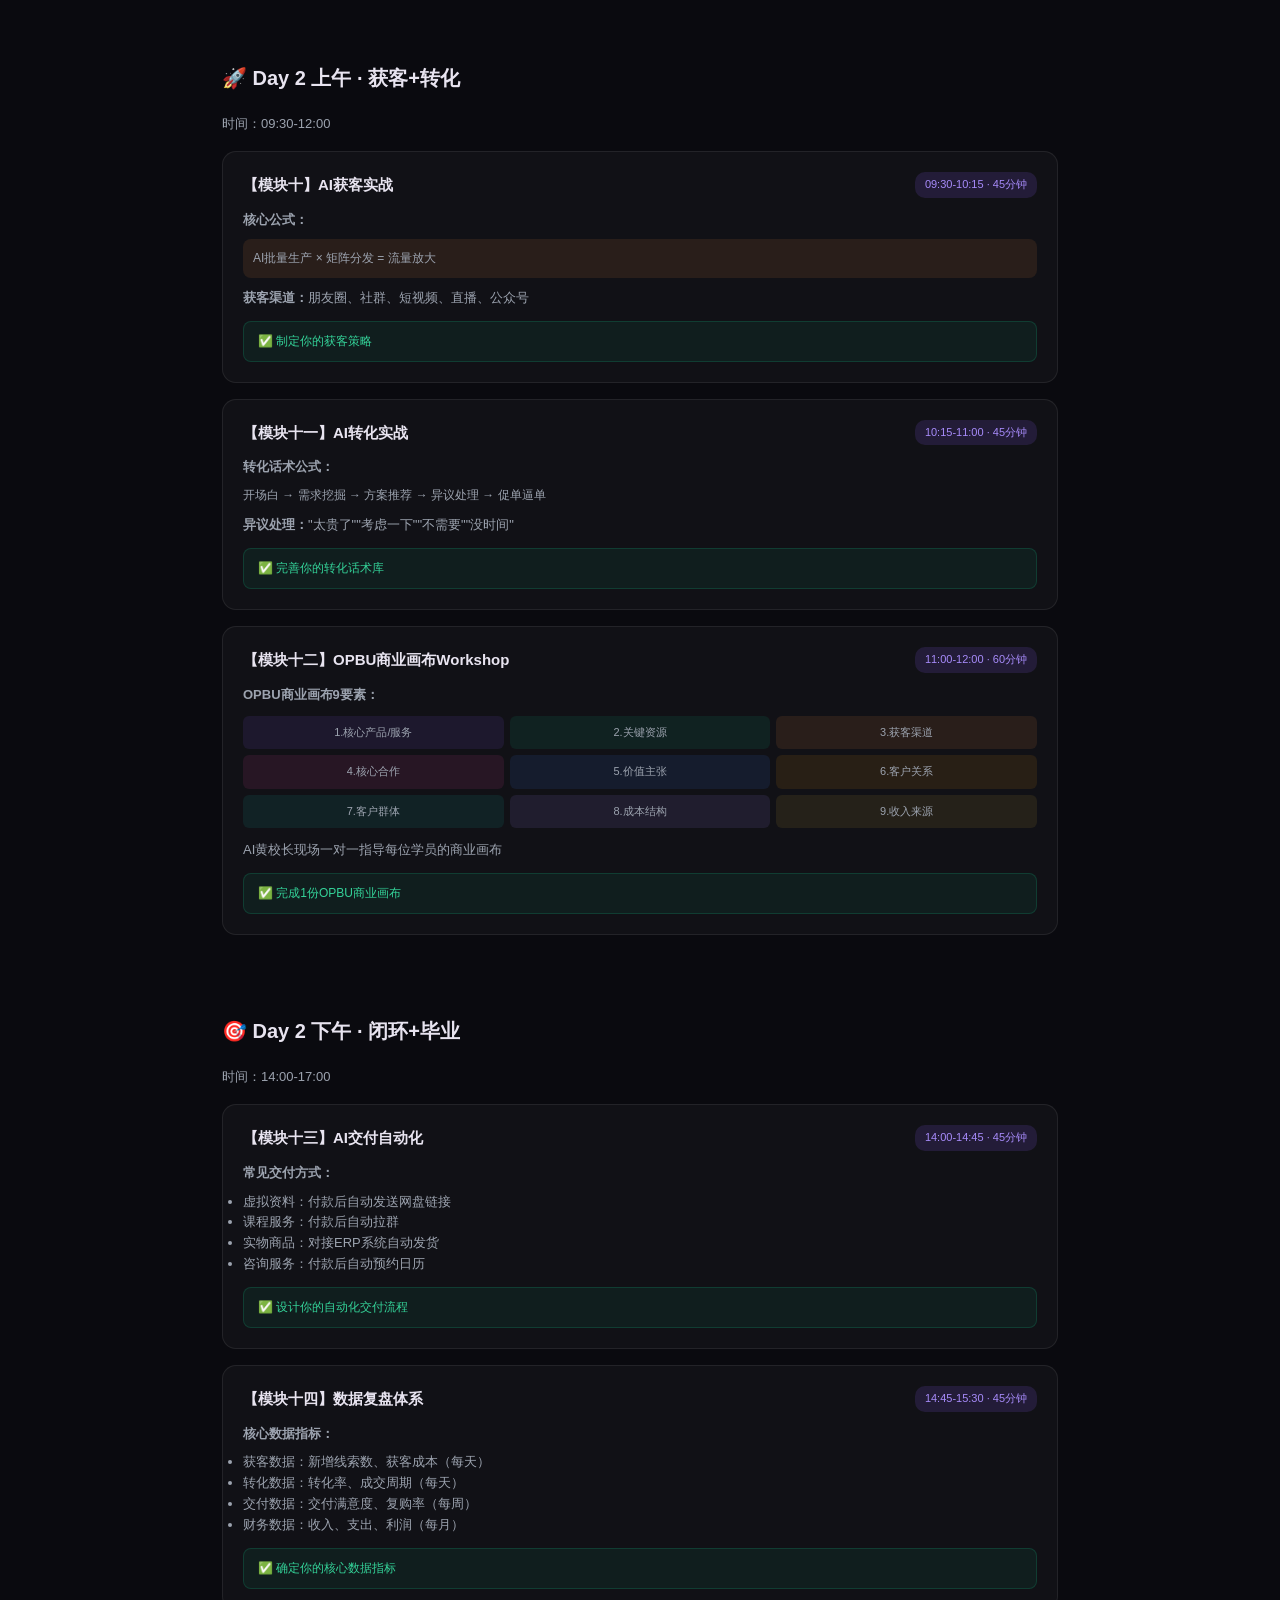
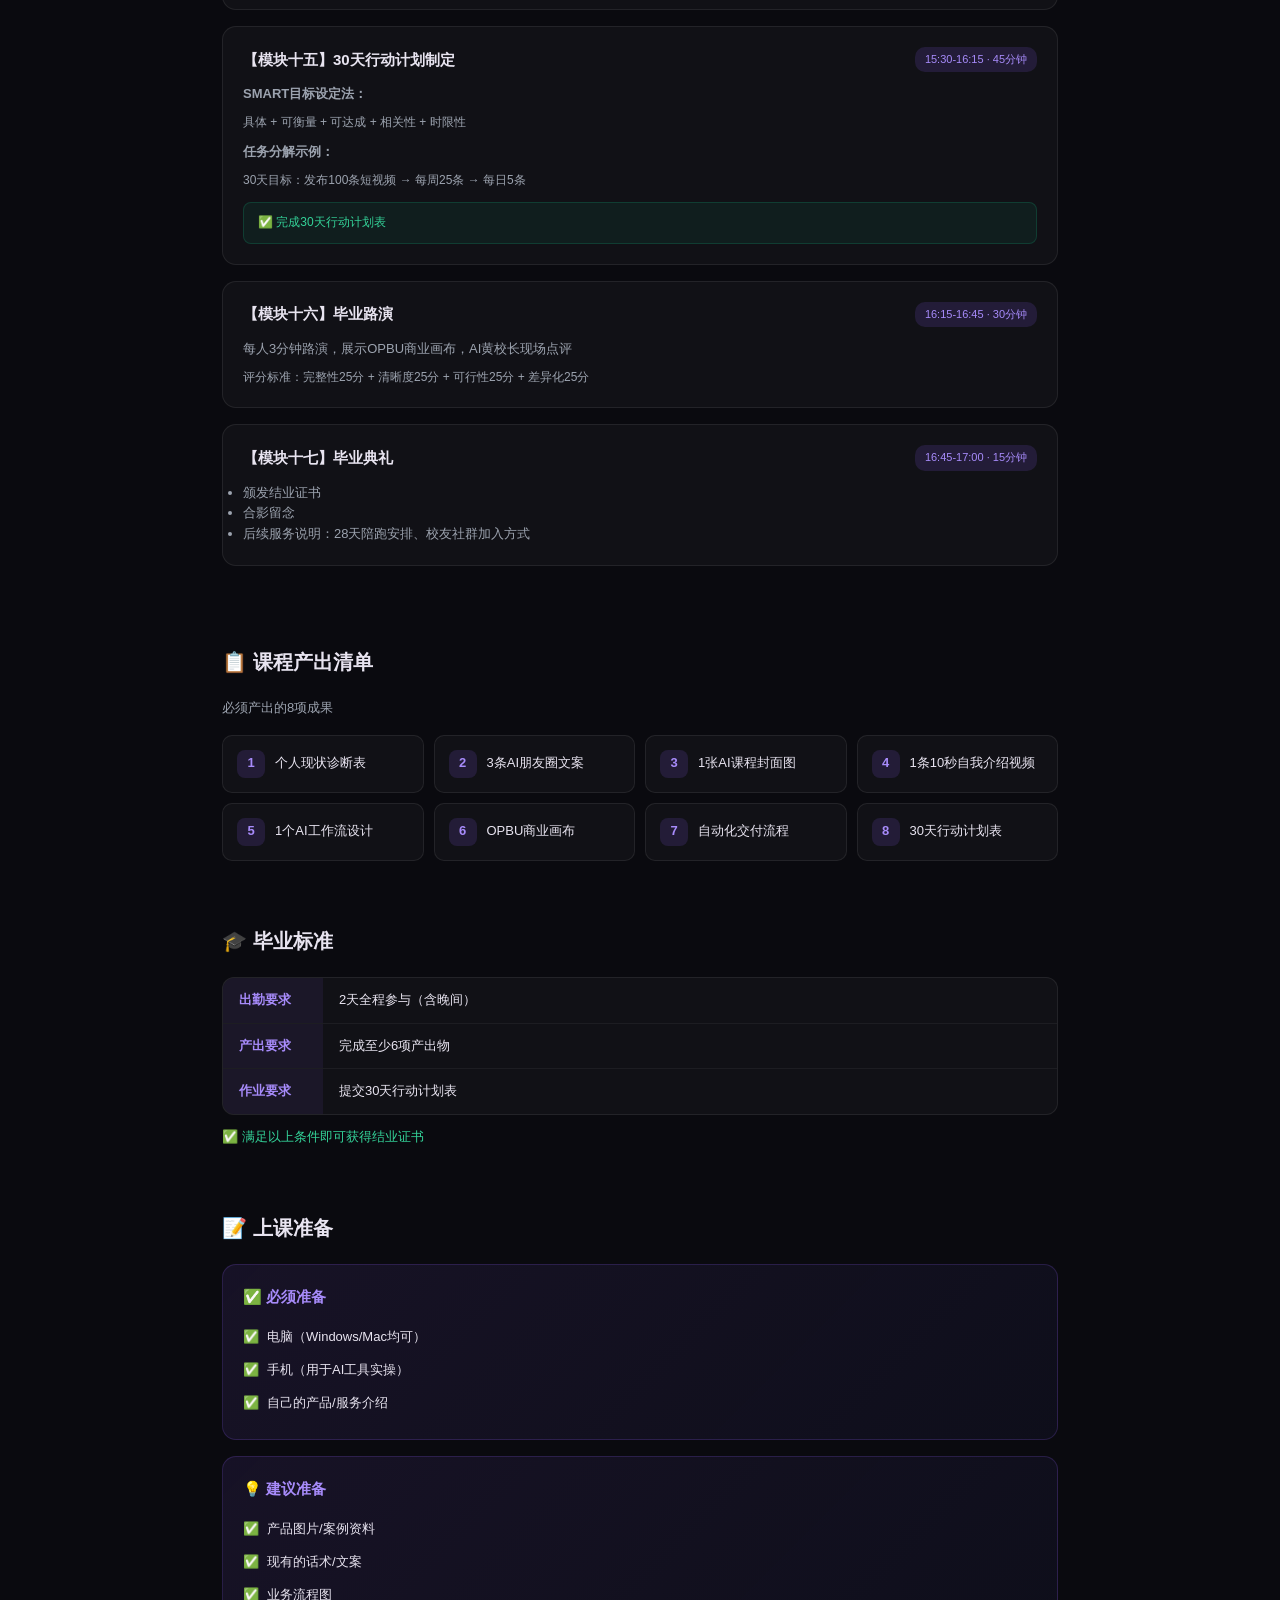
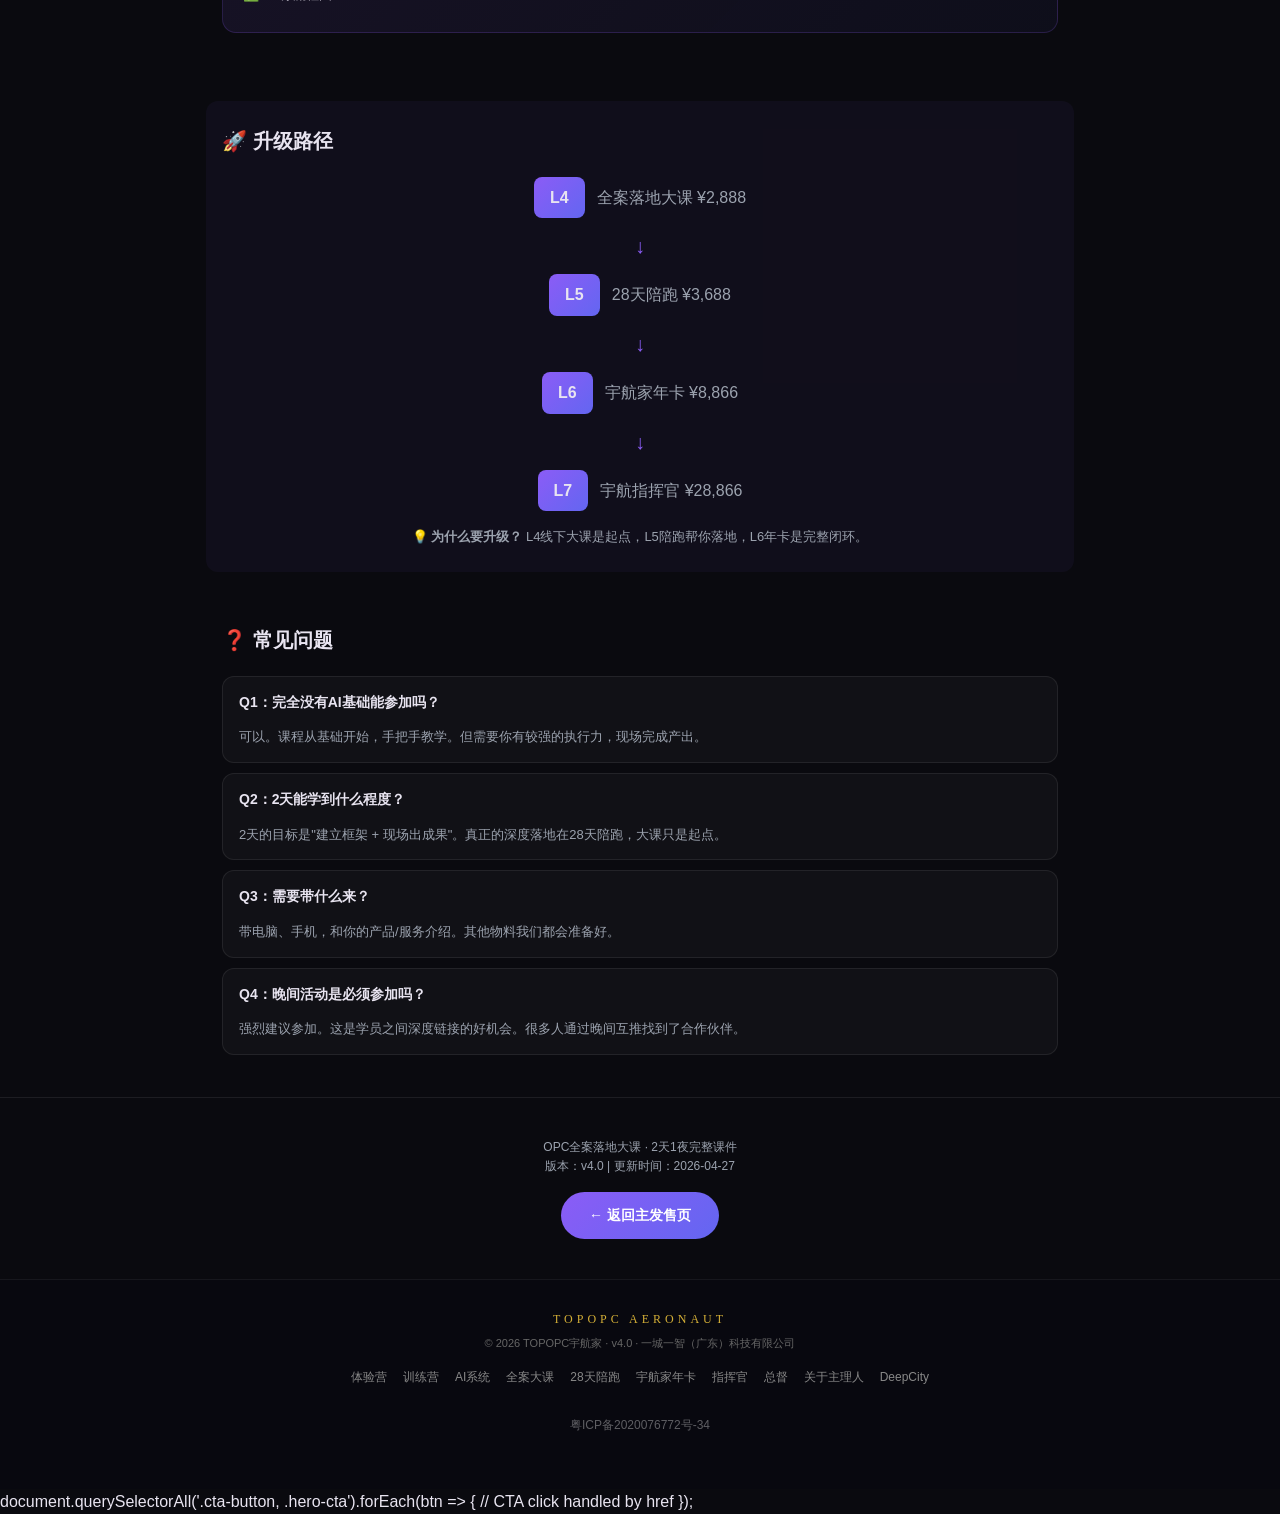
<file: opbc-full-course.html>
<!DOCTYPE html>
<html lang="zh-CN">
<head>  <link rel="preconnect" href="https://fonts.googleapis.cn">
  <link rel="preconnect" href="https://fonts.gstatic.cn" crossorigin>
  <link rel="preload" as="style" href="https://fonts.googleapis.cn/css2?family=Noto+Sans+SC:wght@300;400;500;600;700&family=Playfair+Display:wght@400;600;700&family=Cinzel:wght@400;600;700&display=swap" crossorigin>

    <link rel="preconnect" href="https://deepcity2035.github.io" crossorigin>
    <meta name="description" content="OPC全案落地大课L4 · 线下2天实战 · AI全案落地交付方案">

    <meta charset="UTF-8">
    <link rel="canonical" href="https://deepcity2035.github.io/topopc-ai-launch/opbc-full-course.html">
    <meta name="viewport" content="width=device-width, initial-scale=1.0">
    <title>TOPOPC AI宇航家 OPC全案落地大课 · L4 · TOPOPC宇航家</title>
    <link rel="icon" type="image/svg+xml" href="favicon.svg">
    <link rel="apple-touch-icon" href="share-poster-hd.png">
        <link rel="stylesheet" href="shared.css">
    <style>
        :root {
            --bg-primary: #0a0f1e;
            --bg-secondary: #12182a;
            --text-primary: #e8e4f0;
            --text-secondary: #9ca3af;
            --accent-purple: #8b5cf6;
            --accent-green: #10b981;
            --accent-gold: #d4af37;
        }
        * { margin: 0; padding: 0; box-sizing: border-box; }
        body {
            font-family: -apple-system, BlinkMacSystemFont, 'Segoe UI', Roboto, 'PingFang SC', 'Microsoft YaHei', sans-serif;
            background: var(--bg-primary);
            color: var(--text-primary);
            line-height: 1.6;
        }
        .container { max-width: 900px; margin: 0 auto; padding: 0 16px; }

        /* Hero */
        .hero { padding-top: 52px;
            padding: 60px 16px 40px;
            text-align: center;
            background: linear-gradient(180deg, rgba(139,92,246,0.08) 0%, transparent 100%);
        }
        .hero-badge {
            display: inline-block;
            padding: 6px 16px;
            background: rgba(139,92,246,0.15);
            border: 1px solid rgba(139,92,246,0.3);
            border-radius: 20px;
            font-size: 12px;
            font-weight: 700;
            color: #a78bfa;
            letter-spacing: 1px;
            margin-bottom: 16px;
        }
        .hero h1 {
            font-size: 32px;
            font-weight: 900;
            margin-bottom: 12px;
            background: linear-gradient(135deg, #e8e4f0, #a78bfa);
            -webkit-background-clip: text;
            -webkit-text-fill-color: transparent;
        }
        .hero-subtitle {
            font-size: 16px;
            color: var(--text-secondary);
            margin-bottom: 24px;
        }
        .hero-stats {
            display: flex;
            justify-content: center;
            gap: 24px;
            flex-wrap: wrap;
        }
        .hero-stat {
            text-align: center;
        }
        .hero-stat-value {
            font-size: 28px;
            font-weight: 900;
            color: #a78bfa;
        }
        .hero-stat-label {
            font-size: 12px;
            color: var(--text-secondary);
        }

        /* Section */
        .section {
            padding: 32px 16px;
        }
        .section-title {
            font-size: 20px;
            font-weight: 800;
            margin-bottom: 20px;
            display: flex;
            align-items: center;
            gap: 10px;
        }

        /* 课程概览表格 */
        .info-table {
            background: rgba(255,255,255,0.03);
            border: 1px solid rgba(255,255,255,0.08);
            border-radius: 12px;
            overflow: hidden;
        }
        .info-row {
            display: flex;
            border-bottom: 1px solid rgba(255,255,255,0.05);
        }
        .info-row:last-child { border-bottom: none; }
        .info-label {
            width: 100px;
            padding: 12px 16px;
            background: rgba(139,92,246,0.08);
            font-size: 13px;
            font-weight: 600;
            color: #a78bfa;
            flex-shrink: 0;
        }
        .info-value {
            padding: 12px 16px;
            font-size: 13px;
            color: var(--text-primary);
        }

        /* 课程目标卡片 */
        .goal-card {
            background: linear-gradient(135deg, rgba(139,92,246,0.1), rgba(99,102,241,0.05));
            border: 1px solid rgba(139,92,246,0.2);
            border-radius: 14px;
            padding: 20px;
            margin-bottom: 16px;
        }
        .goal-card h3 {
            font-size: 15px;
            font-weight: 700;
            margin-bottom: 12px;
            color: #a78bfa;
        }
        .goal-card ul {
            list-style: none;
            padding-left: 0;
        }
        .goal-card li {
            padding: 6px 0;
            padding-left: 24px;
            position: relative;
            font-size: 13px;
        }
        .goal-card li::before {
            content: '✅';
            position: absolute;
            left: 0;
        }

        /* 特色标签 */
        .features {
            display: grid;
            grid-template-columns: repeat(auto-fit, minmax(140px, 1fr));
            gap: 10px;
            margin-top: 16px;
        }
        .feature-tag {
            background: rgba(255,255,255,0.04);
            border: 1px solid rgba(255,255,255,0.08);
            border-radius: 10px;
            padding: 12px;
            text-align: center;
        }
        .feature-tag-icon {
            font-size: 24px;
            margin-bottom: 6px;
        }
        .feature-tag-text {
            font-size: 12px;
            color: var(--text-secondary);
        }

        /* 时间线 */
        .timeline {
            position: relative;
            padding-left: 24px;
        }
        .timeline::before {
            content: '';
            position: absolute;
            left: 8px;
            top: 0;
            bottom: 0;
            width: 2px;
            background: linear-gradient(180deg, #8b5cf6, #10b981, #f5a623);
        }
        .timeline-item {
            position: relative;
            margin-bottom: 24px;
            padding: 16px;
            background: rgba(255,255,255,0.03);
            border: 1px solid rgba(255,255,255,0.08);
            border-radius: 12px;
        }
        .timeline-item::before {
            content: '';
            position: absolute;
            left: -20px;
            top: 20px;
            width: 12px;
            height: 12px;
            background: #8b5cf6;
            border-radius: 50%;
            border: 2px solid var(--bg-primary);
        }
        .timeline-time {
            font-size: 11px;
            font-weight: 700;
            color: #a78bfa;
            margin-bottom: 6px;
        }
        .timeline-title {
            font-size: 15px;
            font-weight: 700;
            margin-bottom: 8px;
        }
        .timeline-content {
            font-size: 13px;
            color: var(--text-secondary);
        }
        .timeline-content ul {
            list-style: none;
            padding: 0;
        }
        .timeline-content li {
            padding: 3px 0;
            padding-left: 16px;
            position: relative;
        }
        .timeline-content li::before {
            content: '•';
            position: absolute;
            left: 4px;
            color: #a78bfa;
        }

        /* 模块卡片 */
        .module-card {
            background: rgba(255,255,255,0.03);
            border: 1px solid rgba(255,255,255,0.08);
            border-radius: 14px;
            padding: 20px;
            margin-bottom: 16px;
        }
        .module-header {
            display: flex;
            justify-content: space-between;
            align-items: center;
            margin-bottom: 12px;
        }
        .module-title {
            font-size: 15px;
            font-weight: 700;
        }
        .module-time {
            font-size: 11px;
            padding: 4px 10px;
            background: rgba(139,92,246,0.15);
            border-radius: 10px;
            color: #a78bfa;
        }
        .module-content {
            font-size: 13px;
            color: var(--text-secondary);
        }
        .module-output {
            margin-top: 12px;
            padding: 10px 14px;
            background: rgba(16,185,129,0.08);
            border: 1px solid rgba(16,185,129,0.2);
            border-radius: 8px;
            font-size: 12px;
            color: #34d399;
        }

        /* 产出清单 */
        .output-grid {
            display: grid;
            grid-template-columns: repeat(auto-fit, minmax(200px, 1fr));
            gap: 10px;
        }
        .output-item {
            background: rgba(255,255,255,0.03);
            border: 1px solid rgba(255,255,255,0.08);
            border-radius: 10px;
            padding: 14px;
            display: flex;
            align-items: center;
            gap: 10px;
        }
        .output-num {
            width: 28px;
            height: 28px;
            background: rgba(139,92,246,0.15);
            border-radius: 8px;
            display: flex;
            align-items: center;
            justify-content: center;
            font-size: 13px;
            font-weight: 700;
            color: #a78bfa;
            flex-shrink: 0;
        }
        .output-text {
            font-size: 13px;
        }

        /* FAQ */
        .faq-item {
            background: rgba(255,255,255,0.03);
            border: 1px solid rgba(255,255,255,0.08);
            border-radius: 12px;
            margin-bottom: 10px;
            overflow: hidden;
        }
        .faq-q {
            padding: 14px 16px;
            font-size: 14px;
            font-weight: 600;
            cursor: pointer;
        }
        .faq-a {
            padding: 0 16px 14px;
            font-size: 13px;
            color: var(--text-secondary);
        }

        /* Footer */
        .footer {
            text-align: center;
            padding: 40px 16px;
            border-top: 1px solid rgba(255,255,255,0.08);
        }
        .footer-link {
            display: inline-block;
            margin-top: 16px;
            padding: 12px 28px;
            background: linear-gradient(135deg, #8b5cf6, #6366f1);
            color: white;
            text-decoration: none;
            border-radius: 30px;
            font-weight: 600;
            font-size: 14px;
        }

        @media (max-width: 600px) {
            .hero h1 { font-size: 26px; }
            .info-label { width: 80px; }
        }
    
        /* ===== GLOBAL NAV ===== */
        .global-nav {
            position: fixed; top: 0; left: 0; right: 0; z-index: 1000;
            display: flex; align-items: center; justify-content: space-between;
            padding: 0 24px; height: 52px;
            background: rgba(8, 8, 15, 0.9); backdrop-filter: blur(12px);
            border-bottom: 1px solid rgba(255,255,255,0.06);
        }

        /* Footer */
        .global-footer {
            text-align: center; padding: 30px 24px;
            border-top: 1px solid rgba(255,255,255,0.06);
            background: rgba(8, 8, 15, 0.6);
        }
        .global-footer .footer-brand {
            font-family: "Cinzel", serif; font-size: 12px; color: #d4af37;
            letter-spacing: 4px; margin-bottom: 6px;
        }
        .global-footer .footer-copy {
            font-size: 11px; color: #666; margin-bottom: 16px;
        }
        .global-footer .footer-links {
            display: flex; justify-content: center; flex-wrap: wrap; gap: 16px; margin-bottom: 16px;
        }
        .global-footer .footer-links a {
            color: #888; text-decoration: none; font-size: 12px; transition: color 0.3s;
        }
        .global-footer .footer-links a:hover { color: #d4af37; }

    
</style>

    <meta property="og:type" content="website">
    <meta property="og:title" content="TOPOPC AI宇航家 OPC全案落地大课 · L4 · TOPOPC宇航家">
    <meta property="og:description" content="全案落地实战大课，¥2,888掌握AI商业全案落地方法论。">
    <meta property="og:image" content="https://deepcity2035.github.io/topopc-ai-launch/share-poster-hd.png">
    <meta property="og:url" content="https://deepcity2035.github.io/topopc-ai-launch/opbc-full-course.html">
    <meta name="twitter:card" content="summary_large_image">
    <meta name="twitter:title" content="TOPOPC AI宇航家 OPC全案落地大课 · L4 · TOPOPC宇航家">
    <meta name="twitter:description" content="全案落地实战大课，¥2,888掌握AI商业全案落地方法论。">
    <meta name="twitter:image" content="https://deepcity2035.github.io/topopc-ai-launch/share-poster-hd.png">

    <script type="application/ld+json">{"@context": "https://schema.org", "@type": "Product", "name": "OPC全案落地大课", "description": "OPC全案落地大课 · L4 · 从0到1打造AI驱动的高转化业务系统", "url": "https://deepcity2035.github.io/topopc-ai-launch/opbc-full-course.html", "brand": {"@type": "Brand", "name": "TOPOPC宇航家"}, "offers": {"@type": "Offer", "priceCurrency": "CNY", "price": "2888", "availability": "https://schema.org/InStock"}}</script>
  </head>
<body style="background:#0a0a0f">
        </div>
    </div>

    <!-- Global Nav -->
    <!-- Hero -->
    <div class="hero">
        <div class="hero-badge">🎓 L4 全案层</div>
        <h1>OPC全案落地大课 · 2天1夜</h1>
        <p class="hero-subtitle">从0到1跑通OPBU一人公司全流程 · 现场出成果</p>
        <div class="hero-stats">
            <div class="hero-stat">
                <div class="hero-stat-value">14.5h</div>
                <div class="hero-stat-label">课程时长</div>
            </div>
            <div class="hero-stat">
                <div class="hero-stat-value">30人</div>
                <div class="hero-stat-label">小班制</div>
            </div>
            <div class="hero-stat">
                <div class="hero-stat-value">8项</div>
                <div class="hero-stat-label">现场产出</div>
            </div>
            <div class="hero-stat">
                <div class="hero-stat-value">¥2,888</div>
                <div class="hero-stat-label">权益价值</div>
            </div>
        </div>
    </div>

    <div class="container">
        <!-- 课程概览 -->
        <section class="section">
            <h2 class="section-title">📋 课程概览</h2>
            <div class="info-table">
                <div class="info-row">
                    <div class="info-label">课程名称</div>
                    <div class="info-value">OPC全案落地大课</div>
                </div>
                <div class="info-row">
                    <div class="info-label">课程定位</div>
                    <div class="info-value">TOPOPC宇航家年卡核心权益①</div>
                </div>
                <div class="info-row">
                    <div class="info-label">教学形式</div>
                    <div class="info-value">线下面授 + 实战演练</div>
                </div>
                <div class="info-row">
                    <div class="info-label">课程时长</div>
                    <div class="info-value">2天1夜（约14.5小时）</div>
                </div>
                <div class="info-row">
                    <div class="info-label">上课人数</div>
                    <div class="info-value">小班制（限30人）</div>
                </div>
                <div class="info-row">
                    <div class="info-label">上课时间</div>
                    <div class="info-value">Day1上午9:30 - Day2下午17:00</div>
                </div>
                <div class="info-row">
                    <div class="info-label">餐食安排</div>
                    <div class="info-value">餐费AA制，自由报名</div>
                </div>
            </div>

            <!-- 课程目标 -->
            <div class="goal-card" style="margin-top:20px;">
                <h3>🎯 核心目标</h3>
                <ul>
                    <li>从0到1跑通OPBU一人公司全流程</li>
                    <li>掌握AI赋能的核心工具和方法</li>
                    <li>现场制定自己的30天落地计划</li>
                </ul>
            </div>
            <div class="goal-card">
                <h3>📊 最低成果</h3>
                <ul>
                    <li>每人完成1份OPBU商业画布</li>
                    <li>每人设计1条AI获客内容</li>
                    <li>每人制定30天行动计划</li>
                </ul>
            </div>

            <!-- 特色 -->
            <div class="features">
                <div class="feature-tag">
                    <div class="feature-tag-icon">🏃</div>
                    <div class="feature-tag-text">实战为主<br>不是听讲</div>
                </div>
                <div class="feature-tag">
                    <div class="feature-tag-icon">🤝</div>
                    <div class="feature-tag-text">面对面<br>即时答疑</div>
                </div>
                <div class="feature-tag">
                    <div class="feature-tag-icon">📋</div>
                    <div class="feature-tag-text">现场出成果<br>学完就能用</div>
                </div>
                <div class="feature-tag">
                    <div class="feature-tag-icon">👥</div>
                    <div class="feature-tag-text">小班教学<br>限30人</div>
                </div>
                <div class="feature-tag">
                    <div class="feature-tag-icon">🌙</div>
                    <div class="feature-tag-text">晚间互动<br>资源对接</div>
                </div>
            </div>
        </section>

        <!-- 整体框架 -->
        <section class="section">
            <h2 class="section-title">🗺️ 2天1夜全景图</h2>
            <div style="background:linear-gradient(135deg,rgba(139,92,246,0.08),rgba(16,185,129,0.05));border:1px solid rgba(139,92,246,0.2);border-radius:14px;padding:20px;font-size:13px;line-height:2;">
                <div style="font-weight:700;color:#a78bfa;margin-bottom:12px;">📅 Day 1 白天 · 认知篇 + 工具篇</div>
                <div style="padding-left:16px;color:var(--text-secondary);">
                    ├── 上午：OPBU核心理念 + 个人诊断<br>
                    └── 下午：AI工具全景 + 工作流设计
                </div>
                <div style="font-weight:700;color:#34d399;margin:16px 0 12px;">🌙 Day 1 晚间 · 学员商业互动</div>
                <div style="padding-left:16px;color:var(--text-secondary);">
                    └── 商业互推 + 经验分享 + 资源对接
                </div>
                <div style="font-weight:700;color:#f5a623;margin:16px 0 12px;">📅 Day 2 白天 · 实战篇 + 闭环篇</div>
                <div style="padding-left:16px;color:var(--text-secondary);">
                    ├── 上午：获客实战 + 转化实战 + 商业画布<br>
                    └── 下午：交付自动化 + 行动计划 + 毕业
                </div>
            </div>
        </section>

        <!-- Day1 上午 -->
        <section class="section">
            <h2 class="section-title">📚 Day 1 上午 · OPBU核心理念</h2>
            <p style="font-size:13px;color:var(--text-secondary);margin-bottom:16px;">时间：09:30-12:00</p>

            <div class="module-card">
                <div class="module-header">
                    <div class="module-title">【模块一】开营仪式</div>
                    <div class="module-time">09:30-09:45 · 15分钟</div>
                </div>
                <div class="module-content">
                    <ul>
                        <li>欢迎致辞 + 课程目标说明</li>
                        <li>今天学什么、明天做什么、2天后拿到什么成果</li>
                        <li>学习规则宣布：手机静音、积极参与、不懂就问</li>
                    </ul>
                </div>
            </div>

            <div class="module-card">
                <div class="module-header">
                    <div class="module-title">【模块二】OPBU核心方法论</div>
                    <div class="module-time">09:45-10:30 · 45分钟</div>
                </div>
                <div class="module-content">
                    <p style="margin-bottom:10px;"><strong>OPBU = One Person Business Unit = 一人商业单元</strong></p>
                    <p style="margin-bottom:10px;">一个人就是一个完整的商业单元，能够独立完成从获客到交付的全流程。</p>
                    <p style="margin-bottom:8px;"><strong>三大特征：</strong></p>
                    <ul>
                        <li>最小闭环：一个人能完成全部核心业务</li>
                        <li>自动运转：系统化、流程化，不需要时刻盯着</li>
                        <li>无限放大：可以从小开始，逐步放大</li>
                    </ul>
                </div>
                <div class="module-output">✅ 理解OPBU的底层逻辑</div>
            </div>

            <div class="module-card">
                <div class="module-header">
                    <div class="module-title">【模块三】AI时代的机遇与挑战</div>
                    <div class="module-time">10:30-11:15 · 45分钟</div>
                </div>
                <div class="module-content">
                    <p style="margin-bottom:8px;"><strong>AI工具全景：</strong></p>
                    <ul>
                        <li>写作：DeepSeek、Kimi、智谱</li>
                        <li>图片：Midjourney、即梦</li>
                        <li>视频：即梦、可灵、Runway</li>
                    </ul>
                    <p style="margin-top:10px;margin-bottom:8px;"><strong>为什么现在是入局AI的最佳时机：</strong></p>
                    <ul>
                        <li>工具成熟度 ✅ 基础工具已成熟，使用门槛大幅降低</li>
                        <li>市场接受度 ✅ 用户愿意为AI服务付费</li>
                        <li>竞争格局 ⚠️ 早期玩家已入场，但大部分人还没开始</li>
                    </ul>
                </div>
                <div class="module-output">✅ 看清AI时代的机遇 ✅ 找到适合自己的AI工具</div>
            </div>

            <div class="module-card">
                <div class="module-header">
                    <div class="module-title">【模块四】个人/企业现状诊断</div>
                    <div class="module-time">11:15-12:00 · 45分钟</div>
                </div>
                <div class="module-content">
                    <ul>
                        <li>业务现状梳理：画出你的业务闭环</li>
                        <li>时间黑洞分析：找出每天最耗时间的3件事</li>
                        <li>AI落地潜力评估：重复性、模板化、数据化、创意性评分</li>
                    </ul>
                </div>
                <div class="module-output">✅ 填写《个人现状诊断表》</div>
            </div>
        </section>

        <!-- Day1 下午 -->
        <section class="section">
            <h2 class="section-title">💻 Day 1 下午 · AI工具篇</h2>
            <p style="font-size:13px;color:var(--text-secondary);margin-bottom:16px;">时间：14:00-17:30</p>

            <div class="module-card">
                <div class="module-header">
                    <div class="module-title">【模块五】AI写作工具实战</div>
                    <div class="module-time">14:00-14:45 · 45分钟</div>
                </div>
                <div class="module-content">
                    <p style="margin-bottom:8px;"><strong>提示词工程核心公式：</strong></p>
                    <p style="background:rgba(139,92,246,0.1);padding:10px;border-radius:8px;margin-bottom:10px;font-family:monospace;font-size:12px;">
                        好提示词 = 角色 + 任务 + 要求 + 示例
                    </p>
                    <p>实操：用DeepSeek/Kimi生成3条朋友圈文案</p>
                </div>
                <div class="module-output">✅ 3条可直接发布的AI朋友圈文案</div>
            </div>

            <div class="module-card">
                <div class="module-header">
                    <div class="module-title">【模块六】AI图片工具实战</div>
                    <div class="module-time">14:45-15:30 · 45分钟</div>
                </div>
                <div class="module-content">
                    <p style="margin-bottom:8px;"><strong>商业图片制作流程：</strong></p>
                    <ul>
                        <li>确定需求：产品图/海报图/头像图</li>
                        <li>编写提示词：[主体] + [风格] + [细节] + [参数]</li>
                    </ul>
                    <p style="margin-top:10px;">实操：用即梦生成1张课程封面图</p>
                </div>
                <div class="module-output">✅ 1张可直接使用的课程封面图</div>
            </div>

            <div class="module-card">
                <div class="module-header">
                    <div class="module-title">【模块七】AI视频工具实战</div>
                    <div class="module-time">15:30-16:15 · 45分钟</div>
                </div>
                <div class="module-content">
                    <p style="margin-bottom:8px;"><strong>AI视频类型：</strong></p>
                    <ul>
                        <li>口播视频：真人出镜 + AI配音</li>
                        <li>图文视频：图片轮播 + AI配音</li>
                        <li>数字人视频：AI虚拟人出镜</li>
                    </ul>
                    <p style="margin-top:10px;">实操：用即梦生成1条10秒自我介绍视频</p>
                </div>
                <div class="module-output">✅ 1条10秒自我介绍AI视频</div>
            </div>

            <div class="module-card">
                <div class="module-header">
                    <div class="module-title">【模块八】AI工作流设计</div>
                    <div class="module-time">16:15-17:00 · 45分钟</div>
                </div>
                <div class="module-content">
                    <p style="margin-bottom:8px;"><strong>OPBU最小闭环：</strong></p>
                    <p style="background:rgba(16,185,129,0.1);padding:10px;border-radius:8px;margin-bottom:10px;font-size:12px;">
                        AI选题 → AI写稿 → AI配图 → AI发布 → AI分析
                    </p>
                    <p>实操：设计自己的1个AI工作流</p>
                </div>
                <div class="module-output">✅ 1个AI工作流设计图</div>
            </div>

            <div class="module-card">
                <div class="module-header">
                    <div class="module-title">【模块九】Day1总结与晚间安排</div>
                    <div class="module-time">17:00-17:30 · 30分钟</div>
                </div>
                <div class="module-content">
                    <p>今日学习回顾 + 晚间活动说明 + 明日课程预告</p>
                </div>
            </div>
        </section>

        <!-- Day1 晚间 -->
        <section class="section">
            <h2 class="section-title">🌙 Day 1 晚间 · 学员商业互动</h2>
            <p style="font-size:13px;color:var(--text-secondary);margin-bottom:16px;">时间：19:30-21:00</p>

            <div class="timeline">
                <div class="timeline-item">
                    <div class="timeline-time">19:30-19:45</div>
                    <div class="timeline-title">晚间开场</div>
                </div>
                <div class="timeline-item">
                    <div class="timeline-time">19:45-20:30</div>
                    <div class="timeline-title">学员商业互推</div>
                    <div class="timeline-content">
                        每人1分钟自我介绍：我是谁 + 我做什么 + 我能提供什么 + 我需要什么
                    </div>
                </div>
                <div class="timeline-item">
                    <div class="timeline-time">20:30-20:50</div>
                    <div class="timeline-title">OPBU经验分享</div>
                    <div class="timeline-content">
                        你目前是怎么做OPBU的？遇到了什么困难？有什么成功经验？
                    </div>
                </div>
                <div class="timeline-item">
                    <div class="timeline-time">20:50-21:00</div>
                    <div class="timeline-title">晚间总结</div>
                    <div class="timeline-content">
                        今天学到了什么？今天链接到了谁？明天要做什么？
                    </div>
                </div>
            </div>
        </section>

        <!-- Day2 上午 -->
        <section class="section">
            <h2 class="section-title">🚀 Day 2 上午 · 获客+转化</h2>
            <p style="font-size:13px;color:var(--text-secondary);margin-bottom:16px;">时间：09:30-12:00</p>

            <div class="module-card">
                <div class="module-header">
                    <div class="module-title">【模块十】AI获客实战</div>
                    <div class="module-time">09:30-10:15 · 45分钟</div>
                </div>
                <div class="module-content">
                    <p style="margin-bottom:8px;"><strong>核心公式：</strong></p>
                    <p style="background:rgba(251,146,60,0.1);padding:10px;border-radius:8px;margin-bottom:10px;font-size:12px;">
                        AI批量生产 × 矩阵分发 = 流量放大
                    </p>
                    <p style="margin-bottom:8px;"><strong>获客渠道：</strong>朋友圈、社群、短视频、直播、公众号</p>
                </div>
                <div class="module-output">✅ 制定你的获客策略</div>
            </div>

            <div class="module-card">
                <div class="module-header">
                    <div class="module-title">【模块十一】AI转化实战</div>
                    <div class="module-time">10:15-11:00 · 45分钟</div>
                </div>
                <div class="module-content">
                    <p style="margin-bottom:8px;"><strong>转化话术公式：</strong></p>
                    <p style="font-size:12px;margin-bottom:10px;">开场白 → 需求挖掘 → 方案推荐 → 异议处理 → 促单逼单</p>
                    <p style="margin-bottom:8px;"><strong>异议处理：</strong>"太贵了""考虑一下""不需要""没时间"</p>
                </div>
                <div class="module-output">✅ 完善你的转化话术库</div>
            </div>

            <div class="module-card">
                <div class="module-header">
                    <div class="module-title">【模块十二】OPBU商业画布Workshop</div>
                    <div class="module-time">11:00-12:00 · 60分钟</div>
                </div>
                <div class="module-content">
                    <p style="margin-bottom:10px;"><strong>OPBU商业画布9要素：</strong></p>
                    <div style="display:grid;grid-template-columns:repeat(3,1fr);gap:6px;font-size:11px;">
                        <div style="background:rgba(139,92,246,0.1);padding:8px;border-radius:6px;text-align:center;">1.核心产品/服务</div>
                        <div style="background:rgba(16,185,129,0.1);padding:8px;border-radius:6px;text-align:center;">2.关键资源</div>
                        <div style="background:rgba(251,146,60,0.1);padding:8px;border-radius:6px;text-align:center;">3.获客渠道</div>
                        <div style="background:rgba(236,72,153,0.1);padding:8px;border-radius:6px;text-align:center;">4.核心合作</div>
                        <div style="background:rgba(59,130,246,0.1);padding:8px;border-radius:6px;text-align:center;">5.价值主张</div>
                        <div style="background:rgba(245,158,11,0.1);padding:8px;border-radius:6px;text-align:center;">6.客户关系</div>
                        <div style="background:rgba(20,184,166,0.1);padding:8px;border-radius:6px;text-align:center;">7.客户群体</div>
                        <div style="background:rgba(167,139,250,0.1);padding:8px;border-radius:6px;text-align:center;">8.成本结构</div>
                        <div style="background:rgba(212,175,55,0.1);padding:8px;border-radius:6px;text-align:center;">9.收入来源</div>
                    </div>
                    <p style="margin-top:12px;">AI黄校长现场一对一指导每位学员的商业画布</p>
                </div>
                <div class="module-output">✅ 完成1份OPBU商业画布</div>
            </div>
        </section>

        <!-- Day2 下午 -->
        <section class="section">
            <h2 class="section-title">🎯 Day 2 下午 · 闭环+毕业</h2>
            <p style="font-size:13px;color:var(--text-secondary);margin-bottom:16px;">时间：14:00-17:00</p>

            <div class="module-card">
                <div class="module-header">
                    <div class="module-title">【模块十三】AI交付自动化</div>
                    <div class="module-time">14:00-14:45 · 45分钟</div>
                </div>
                <div class="module-content">
                    <p style="margin-bottom:8px;"><strong>常见交付方式：</strong></p>
                    <ul>
                        <li>虚拟资料：付款后自动发送网盘链接</li>
                        <li>课程服务：付款后自动拉群</li>
                        <li>实物商品：对接ERP系统自动发货</li>
                        <li>咨询服务：付款后自动预约日历</li>
                    </ul>
                </div>
                <div class="module-output">✅ 设计你的自动化交付流程</div>
            </div>

            <div class="module-card">
                <div class="module-header">
                    <div class="module-title">【模块十四】数据复盘体系</div>
                    <div class="module-time">14:45-15:30 · 45分钟</div>
                </div>
                <div class="module-content">
                    <p style="margin-bottom:8px;"><strong>核心数据指标：</strong></p>
                    <ul>
                        <li>获客数据：新增线索数、获客成本（每天）</li>
                        <li>转化数据：转化率、成交周期（每天）</li>
                        <li>交付数据：交付满意度、复购率（每周）</li>
                        <li>财务数据：收入、支出、利润（每月）</li>
                    </ul>
                </div>
                <div class="module-output">✅ 确定你的核心数据指标</div>
            </div>

            <div class="module-card">
                <div class="module-header">
                    <div class="module-title">【模块十五】30天行动计划制定</div>
                    <div class="module-time">15:30-16:15 · 45分钟</div>
                </div>
                <div class="module-content">
                    <p style="margin-bottom:8px;"><strong>SMART目标设定法：</strong></p>
                    <p style="font-size:12px;margin-bottom:10px;">具体 + 可衡量 + 可达成 + 相关性 + 时限性</p>
                    <p style="margin-bottom:8px;"><strong>任务分解示例：</strong></p>
                    <p style="font-size:12px;">30天目标：发布100条短视频 → 每周25条 → 每日5条</p>
                </div>
                <div class="module-output">✅ 完成30天行动计划表</div>
            </div>

            <div class="module-card">
                <div class="module-header">
                    <div class="module-title">【模块十六】毕业路演</div>
                    <div class="module-time">16:15-16:45 · 30分钟</div>
                </div>
                <div class="module-content">
                    <p>每人3分钟路演，展示OPBU商业画布，AI黄校长现场点评</p>
                    <p style="margin-top:8px;font-size:12px;color:var(--text-secondary);">评分标准：完整性25分 + 清晰度25分 + 可行性25分 + 差异化25分</p>
                </div>
            </div>

            <div class="module-card">
                <div class="module-header">
                    <div class="module-title">【模块十七】毕业典礼</div>
                    <div class="module-time">16:45-17:00 · 15分钟</div>
                </div>
                <div class="module-content">
                    <ul>
                        <li>颁发结业证书</li>
                        <li>合影留念</li>
                        <li>后续服务说明：28天陪跑安排、校友社群加入方式</li>
                    </ul>
                </div>
            </div>
        </section>

        <!-- 产出清单 -->
        <section class="section">
            <h2 class="section-title">📋 课程产出清单</h2>
            <p style="font-size:13px;color:var(--text-secondary);margin-bottom:16px;">必须产出的8项成果</p>
            <div class="output-grid">
                <div class="output-item">
                    <div class="output-num">1</div>
                    <div class="output-text">个人现状诊断表</div>
                </div>
                <div class="output-item">
                    <div class="output-num">2</div>
                    <div class="output-text">3条AI朋友圈文案</div>
                </div>
                <div class="output-item">
                    <div class="output-num">3</div>
                    <div class="output-text">1张AI课程封面图</div>
                </div>
                <div class="output-item">
                    <div class="output-num">4</div>
                    <div class="output-text">1条10秒自我介绍视频</div>
                </div>
                <div class="output-item">
                    <div class="output-num">5</div>
                    <div class="output-text">1个AI工作流设计</div>
                </div>
                <div class="output-item">
                    <div class="output-num">6</div>
                    <div class="output-text">OPBU商业画布</div>
                </div>
                <div class="output-item">
                    <div class="output-num">7</div>
                    <div class="output-text">自动化交付流程</div>
                </div>
                <div class="output-item">
                    <div class="output-num">8</div>
                    <div class="output-text">30天行动计划表</div>
                </div>
            </div>
        </section>

        <!-- 毕业标准 -->
        <section class="section">
            <h2 class="section-title">🎓 毕业标准</h2>
            <div class="info-table">
                <div class="info-row">
                    <div class="info-label">出勤要求</div>
                    <div class="info-value">2天全程参与（含晚间）</div>
                </div>
                <div class="info-row">
                    <div class="info-label">产出要求</div>
                    <div class="info-value">完成至少6项产出物</div>
                </div>
                <div class="info-row">
                    <div class="info-label">作业要求</div>
                    <div class="info-value">提交30天行动计划表</div>
                </div>
            </div>
            <p style="margin-top:12px;font-size:13px;color:#34d399;">✅ 满足以上条件即可获得结业证书</p>
        </section>

        <!-- 上课准备 -->
        <section class="section">
            <h2 class="section-title">📝 上课准备</h2>
            <div class="goal-card">
                <h3>✅ 必须准备</h3>
                <ul>
                    <li>电脑（Windows/Mac均可）</li>
                    <li>手机（用于AI工具实操）</li>
                    <li>自己的产品/服务介绍</li>
                </ul>
            </div>
            <div class="goal-card">
                <h3>💡 建议准备</h3>
                <ul>
                    <li>产品图片/案例资料</li>
                    <li>现有的话术/文案</li>
                    <li>业务流程图</li>
                </ul>
            </div>
        </section>

        <!-- ADD: 升级路径 section -->
        <section class="section" style="padding:24px 16px;background:rgba(139,92,246,0.05);border-radius:12px;margin:20px 0;">
            <h2 class="section-title">🚀 升级路径</h2>
            <div style="display:flex;flex-direction:column;gap:12px;align-items:center;">
                <div style="display:flex;align-items:center;gap:12px;">
                    <div style="background:linear-gradient(135deg,#8b5cf6,#6366f1);padding:8px 16px;border-radius:8px;font-weight:700;">L4</div>
                    <div style="color:var(--text-secondary);">全案落地大课 ¥2,888</div>
                </div>
                <div style="color:#8b5cf6;font-size:20px;">↓</div>
                <div style="display:flex;align-items:center;gap:12px;">
                    <div style="background:linear-gradient(135deg,#8b5cf6,#6366f1);padding:8px 16px;border-radius:8px;font-weight:700;">L5</div>
                    <div style="color:var(--text-secondary);">28天陪跑 ¥3,688</div>
                </div>
                <div style="color:#8b5cf6;font-size:20px;">↓</div>
                <div style="display:flex;align-items:center;gap:12px;">
                    <div style="background:linear-gradient(135deg,#8b5cf6,#6366f1);padding:8px 16px;border-radius:8px;font-weight:700;">L6</div>
                    <div style="color:var(--text-secondary);">宇航家年卡 ¥8,866</div>
                </div>
                <div style="color:#8b5cf6;font-size:20px;">↓</div>
                <div style="display:flex;align-items:center;gap:12px;">
                    <div style="background:linear-gradient(135deg,#8b5cf6,#6366f1);padding:8px 16px;border-radius:8px;font-weight:700;">L7</div>
                    <div style="color:var(--text-secondary);">宇航指挥官 ¥28,866</div>
                </div>
            </div>
            <p style="margin-top:16px;font-size:13px;color:var(--text-secondary);text-align:center;">
                💡 <strong>为什么要升级？</strong> L4线下大课是起点，L5陪跑帮你落地，L6年卡是完整闭环。
            </p>
        </section>

        <!-- FAQ -->
        <section class="section">
            <h2 class="section-title">❓ 常见问题</h2>
            <div class="faq-item">
                <div class="faq-q">Q1：完全没有AI基础能参加吗？</div>
                <div class="faq-a">可以。课程从基础开始，手把手教学。但需要你有较强的执行力，现场完成产出。</div>
            </div>
            <div class="faq-item">
                <div class="faq-q">Q2：2天能学到什么程度？</div>
                <div class="faq-a">2天的目标是"建立框架 + 现场出成果"。真正的深度落地在28天陪跑，大课只是起点。</div>
            </div>
            <div class="faq-item">
                <div class="faq-q">Q3：需要带什么来？</div>
                <div class="faq-a">带电脑、手机，和你的产品/服务介绍。其他物料我们都会准备好。</div>
            </div>
            <div class="faq-item">
                <div class="faq-q">Q4：晚间活动是必须参加吗？</div>
                <div class="faq-a">强烈建议参加。这是学员之间深度链接的好机会。很多人通过晚间互推找到了合作伙伴。</div>
            </div>
        </section>
    </div>

    <!-- Footer -->
    <div class="footer">
        <p style="font-size:12px;color:var(--text-secondary);">OPC全案落地大课 · 2天1夜完整课件</p>
        <p style="font-size:12px;color:var(--text-secondary);">版本：v4.0 | 更新时间：2026-04-27</p>
        <a href="index.html" class="footer-link">← 返回主发售页</a>
    </div>
    <!-- Global Footer -->
    <footer class="global-footer">
        <div class="footer-brand">TOPOPC AERONAUT</div>
        <div class="footer-copy">© 2026 TOPOPC宇航家 · v4.0 · 一城一智（广东）科技有限公司</div>
        <div class="footer-links">
            <a href="experience-camp.html" >体验营</a>
            <a href="training-camp.html" >训练营</a>
            <a href="long-system.html" >AI系统</a>
            <a href="opbc-full-course.html">全案大课</a>
            <a href="opbu28.html">28天陪跑</a>
            <a href="annual-card.html">宇航家年卡</a>
            <a href="ai-company.html" >指挥官</a>
            <a href="city-partner.html" >总督</a>
            <a href="about.html">关于主理人</a>
            <a href="deepcity.html">DeepCity</a>
        </div>
            <div class="footer-icp" style="text-align:center;padding:12px 0 24px;font-size:12px;color:rgba(255,255,255,0.35);">
            <a href="https://beian.miit.gov.cn/" target="_blank" rel="noopener noreferrer" style="color:rgba(255,255,255,0.35);text-decoration:none;">粤ICP备2020076772号-34</a>
        </div>
</footer>

    <script defer>

        
    </script>
</body>
</html>document.querySelectorAll('.cta-button, .hero-cta').forEach(btn => {
        // CTA click handled by href
        });
</file>
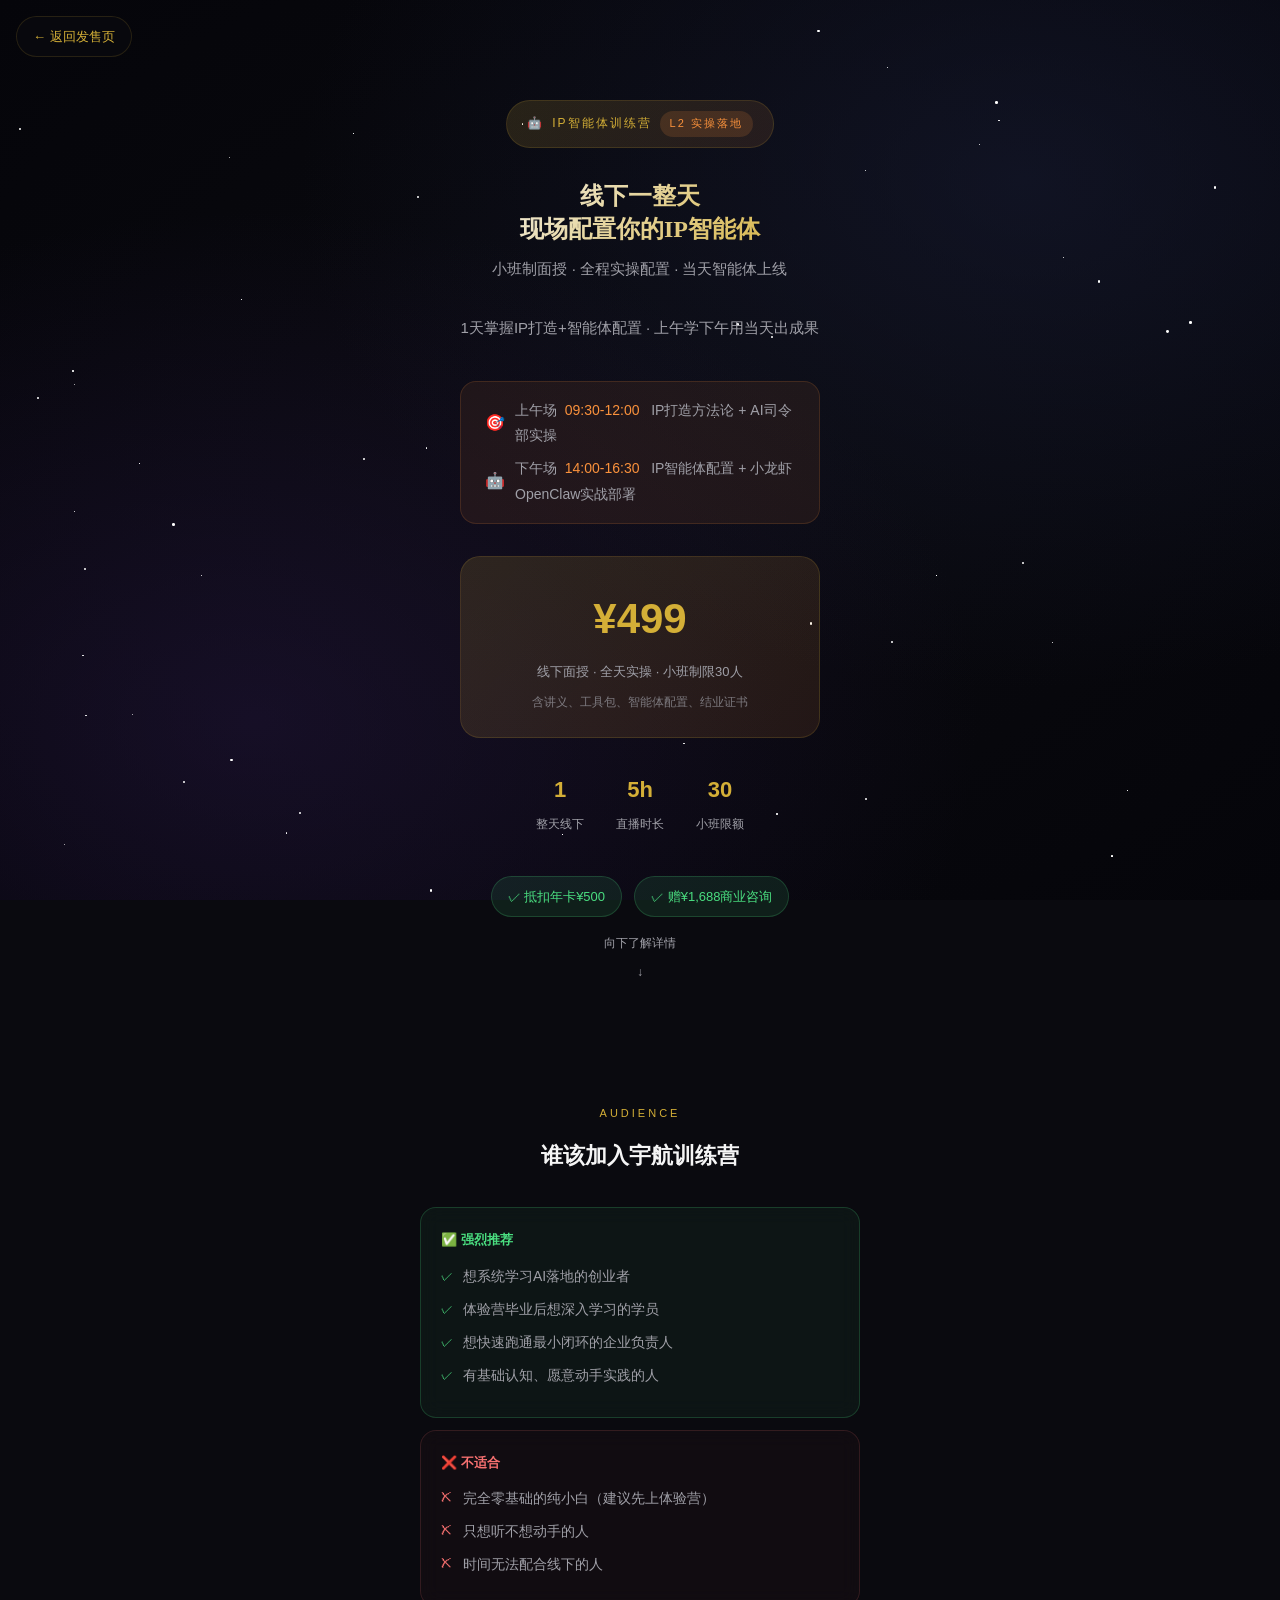
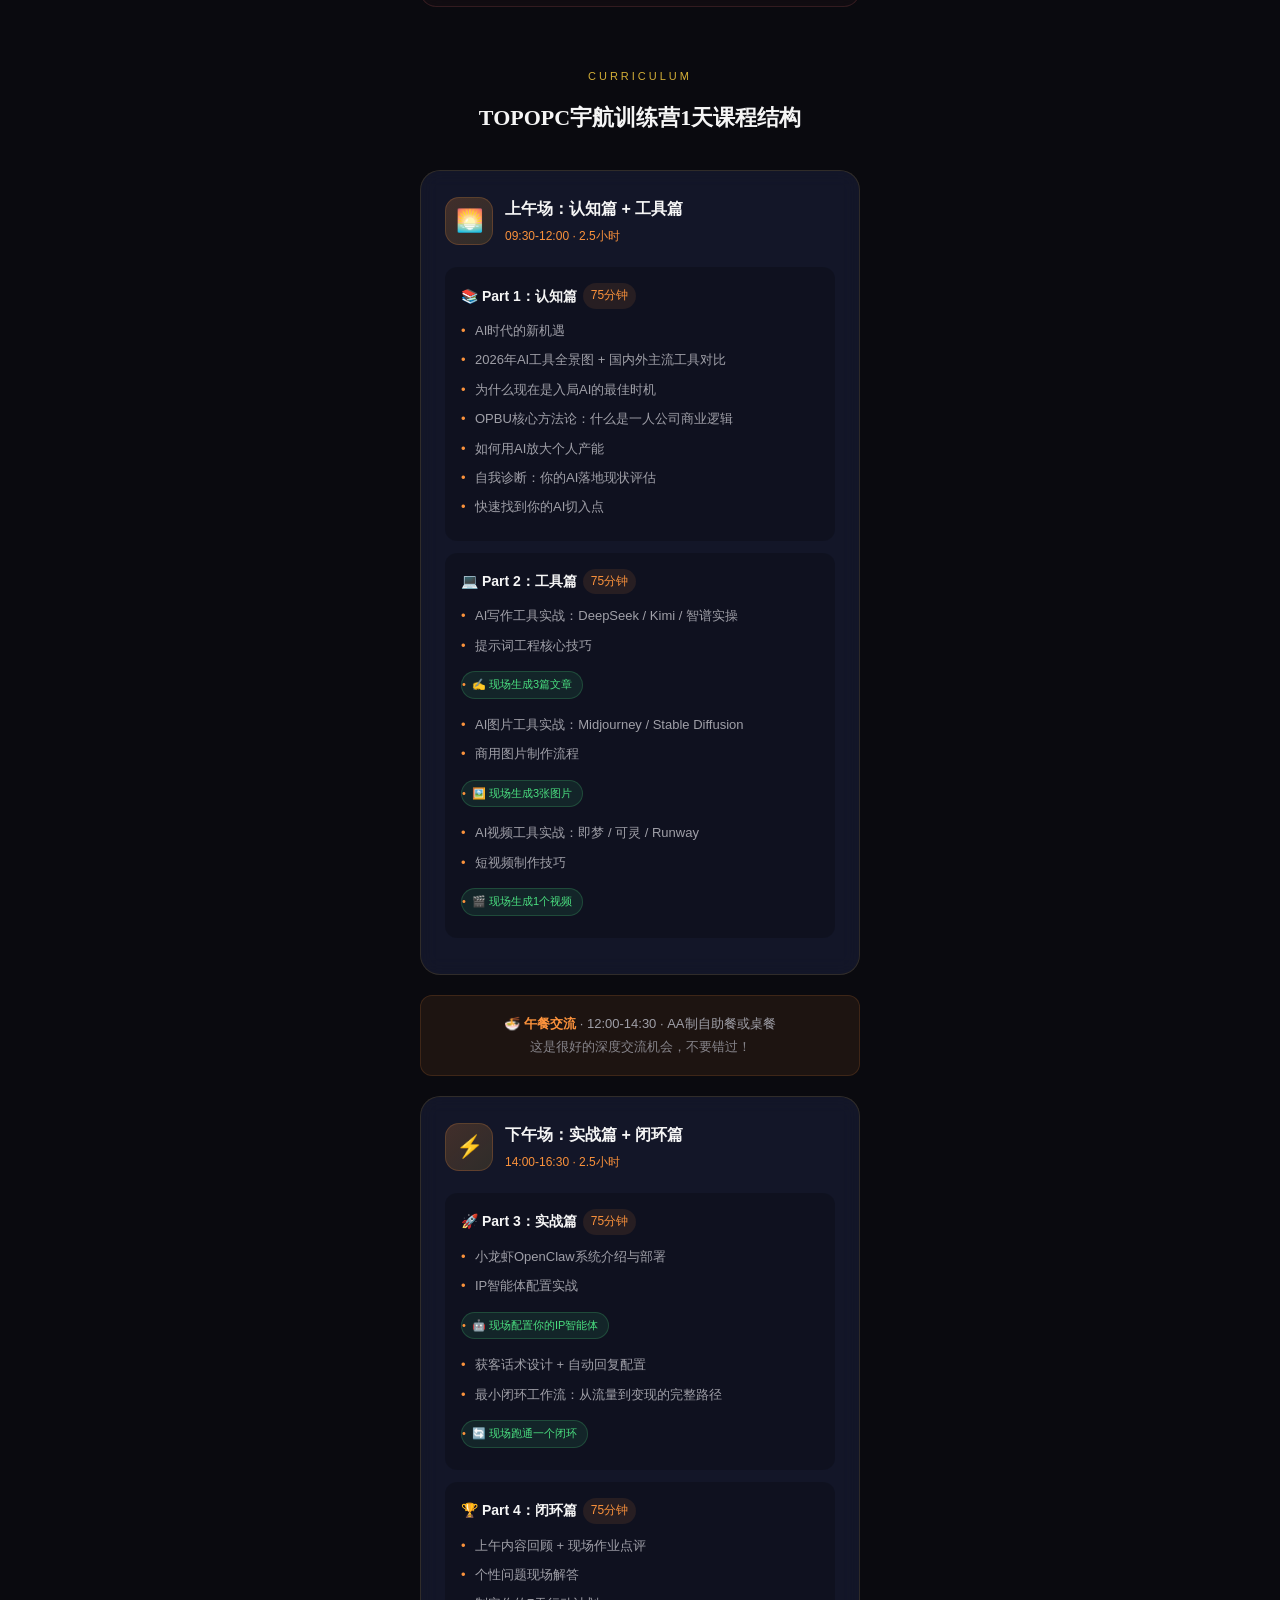
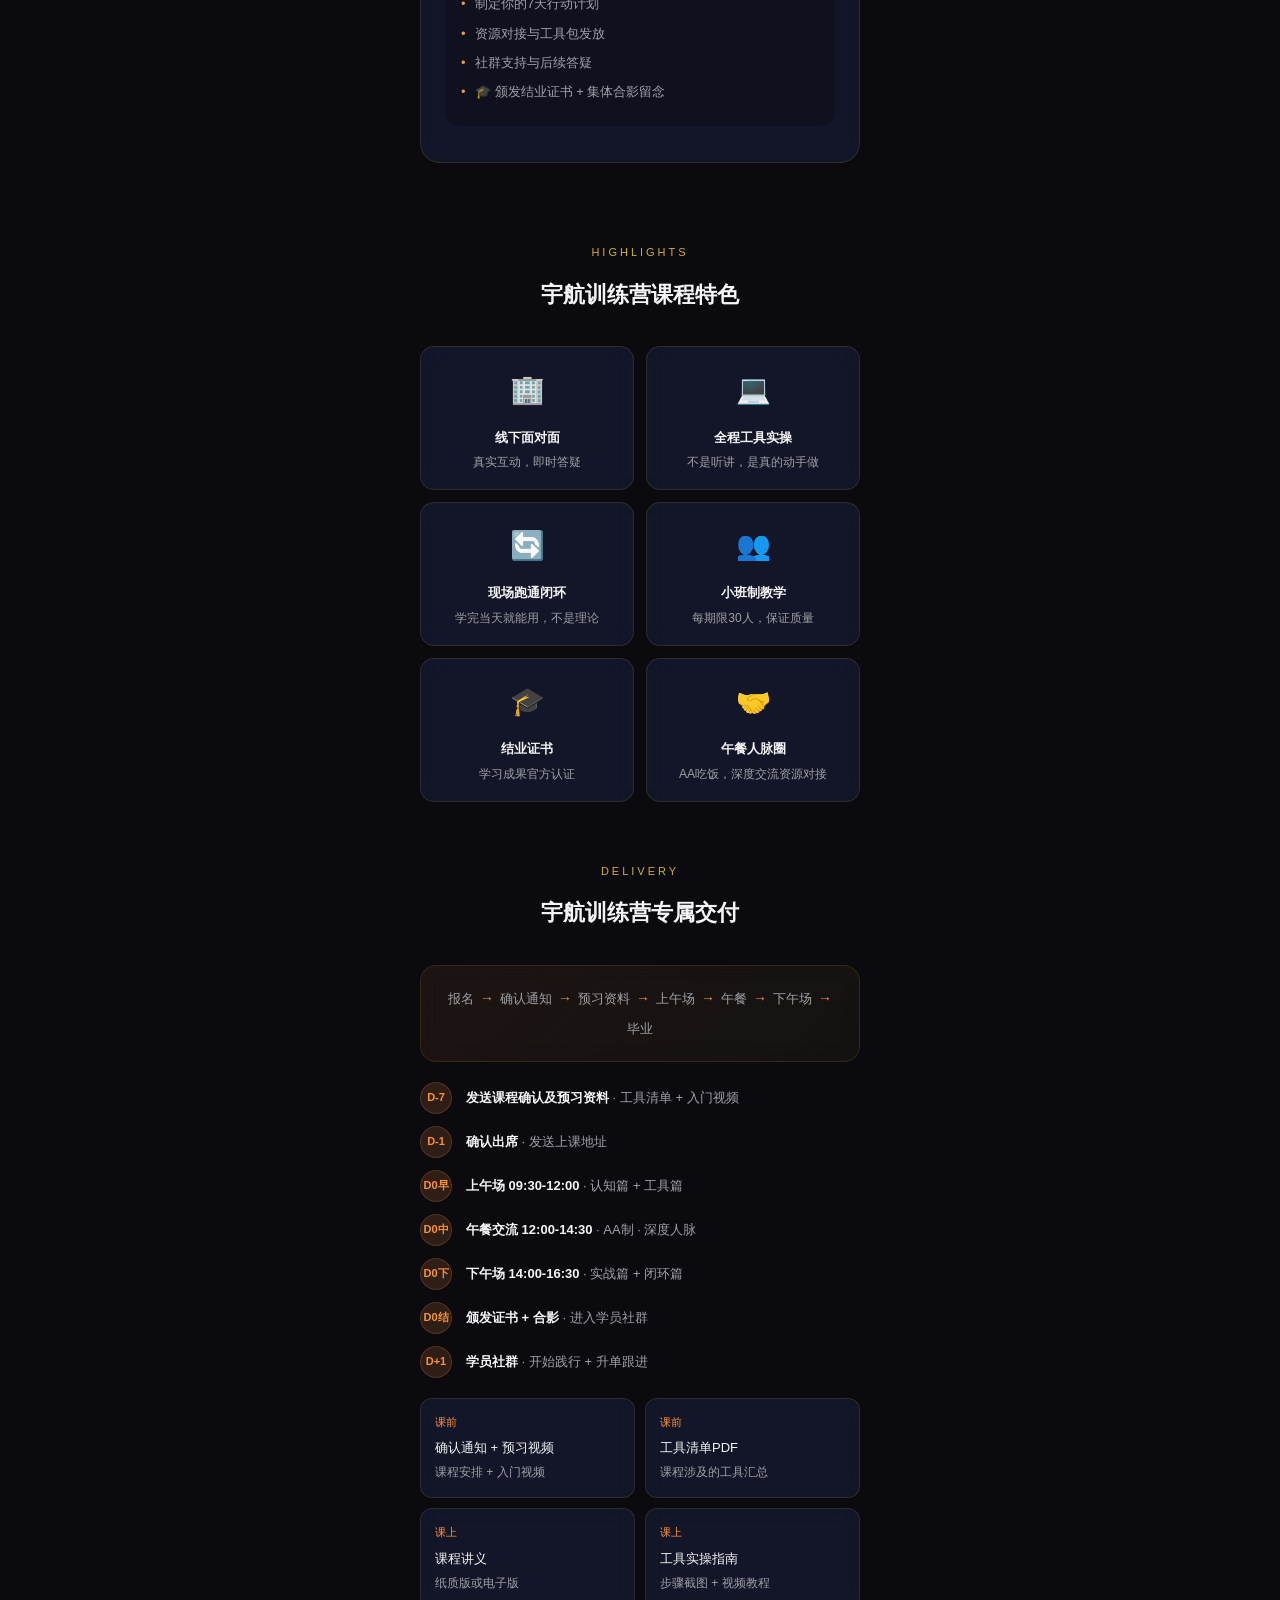
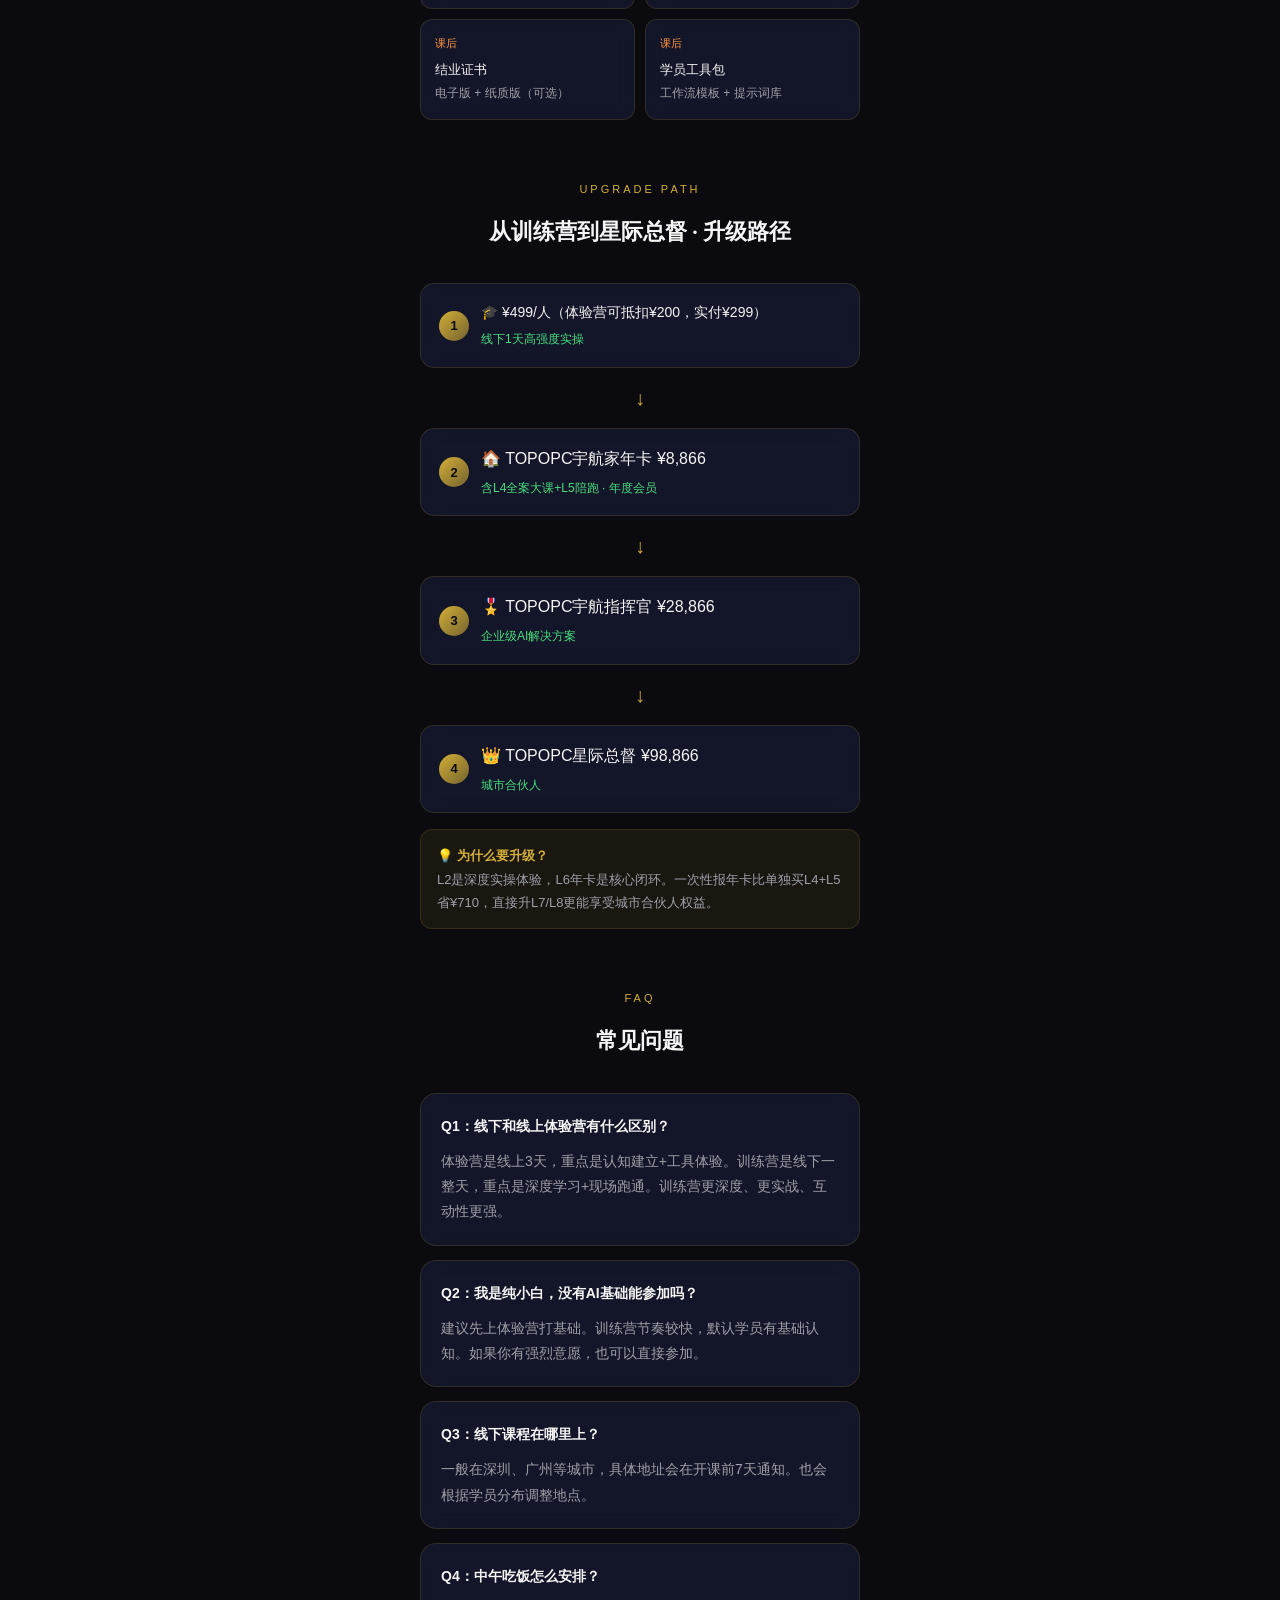
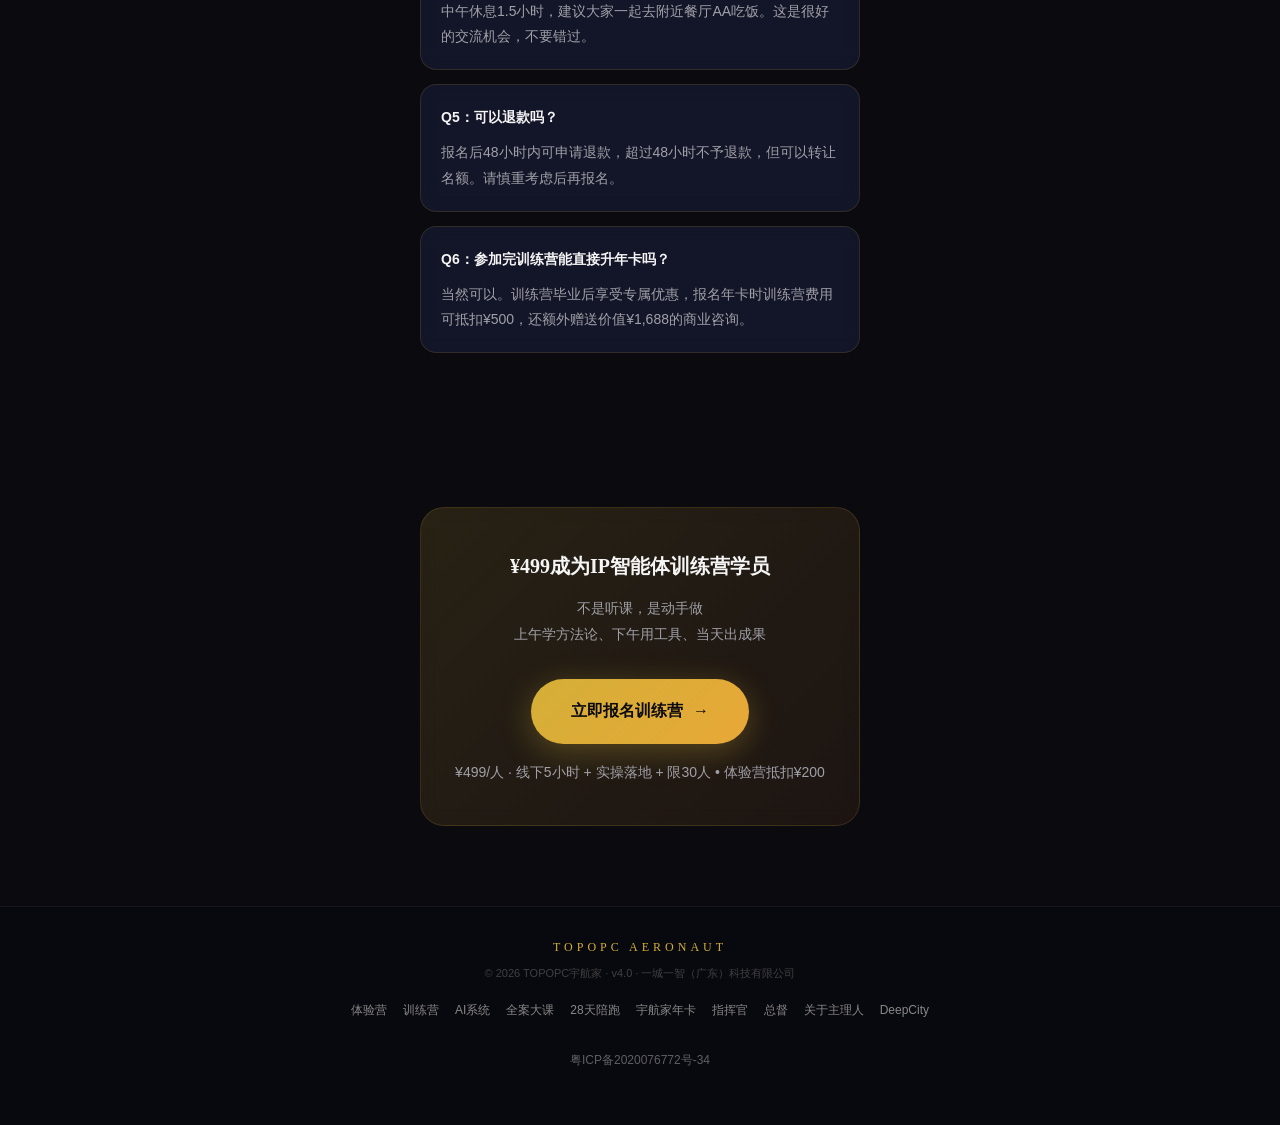
<file: training-camp.html>
<!DOCTYPE html>
<html lang="zh-CN">
<head>
    <meta name="description" content="IP智能体训练营L2 · 线下1天实操落地 · ¥499">

    <meta charset="UTF-8">
    <link rel="canonical" href="https://deepcity2035.github.io/topopc-ai-launch/training-camp.html">
    <meta name="viewport" content="width=device-width, initial-scale=1.0, maximum-scale=1.0, user-scalable=no">
    <title>TOPOPC AI宇航家 IP智能体线下1天实操课 · L2 · TOPOPC宇航家</title>
    <link rel="icon" type="image/svg+xml" href="favicon.svg">
    <link rel="apple-touch-icon" href="share-poster-hd.png">
    <link rel="dns-prefetch" href="https://fonts.googleapis.cn">
    <link rel="preconnect" href="https://fonts.googleapis.cn" crossorigin>
    <link rel="dns-prefetch" href="https://fonts.gstatic.com">
    <link rel="preconnect" href="https://fonts.gstatic.com" crossorigin>
    <link rel="preload" as="style" href="https://fonts.googleapis.cn/css2?family=Cinzel:wght@400;700&family=Noto+Serif+SC:wght@400;600;700&family=Noto+Sans+SC:wght@300;400;500;700&display=swap" crossorigin onload="this.onload=null;this.rel='stylesheet'">
    <link href="https://fonts.googleapis.cn/css2?family=Cinzel:wght@400;700&family=Noto+Serif+SC:wght@400;600;700&family=Noto+Sans+SC:wght@300;400;500;700&display=swap" rel="stylesheet">
        <link rel="stylesheet" href="shared.css">
    <style>
        :root {
            --deep-space: #0a0a0f;
            --cosmic-blue: #1a1f3a;
            --nebula-purple: #2d1b4e;
            --star-gold: #d4af37;
            --star-gold-light: #f4d03f;
            --text-primary: #f5f5f5;
            --text-secondary: #a0a0a8;
            --card-border: rgba(212, 175, 55, 0.15);
            --card-bg: rgba(26, 31, 58, 0.6);
            --green-accent: #4ade80;
            --purple-accent: #a78bfa;
            --blue-accent: #60a5fa;
            --red-accent: #f87171;
            --orange-accent: #fb923c;
        }
        * { margin: 0; padding: 0; box-sizing: border-box; }
        body {
            font-family: "Noto Sans SC", -apple-system, sans-serif;
            background: var(--deep-space);
            color: var(--text-primary);
            line-height: 1.8;
            overflow-x: hidden;
            -webkit-font-smoothing: antialiased;
        }
        .starfield {
            position: fixed; top: 0; left: 0;
            width: 100%; height: 100%;
            pointer-events: none; z-index: 0;
            background:
                radial-gradient(ellipse at 20% 80%, rgba(45, 27, 78, 0.4) 0%, transparent 50%),
                radial-gradient(ellipse at 80% 20%, rgba(26, 31, 58, 0.5) 0%, transparent 50%),
                radial-gradient(ellipse at 50% 50%, rgba(10, 10, 15, 1) 0%, rgba(5, 5, 10, 1) 100%);
        }
        .star { position: absolute; background: white; border-radius: 50%; animation: twinkle 3s infinite ease-in-out; }
        @keyframes twinkle {
            0%, 100% { opacity: 0.3; transform: scale(1); }
            50% { opacity: 1; transform: scale(1.2); }
        }
        .container { position: relative; z-index: 1; max-width: 480px; margin: 0 auto; padding: 0 20px; }
        .back-nav {
            position: fixed; top: 16px; left: 16px; z-index: 100;
            background: rgba(10, 10, 15, 0.85); backdrop-filter: blur(10px);
            border: 1px solid var(--card-border); border-radius: 50px;
            padding: 8px 16px; text-decoration: none; color: var(--star-gold);
            font-size: 13px; font-weight: 500; display: flex; align-items: center; gap: 6px;
            transition: all 0.3s;
        }
        .back-nav:hover { background: rgba(212, 175, 55, 0.15); }

        /* HERO */
        .hero { padding-top: 52px;
            min-height: 100vh; display: flex; flex-direction: column;
            justify-content: center; align-items: center; text-align: center;
            padding: 100px 0 60px;
        }
        .hero-badge {
            display: inline-flex; align-items: center; gap: 8px;
            background: linear-gradient(135deg, rgba(212, 175, 55, 0.15), rgba(251, 146, 60, 0.1));
            border: 1px solid var(--card-border); border-radius: 50px;
            padding: 10px 20px; font-size: 12px; color: var(--star-gold);
            margin-bottom: 32px; letter-spacing: 2px;
        }
        .hero-badge .badge-tag {
            background: rgba(251, 146, 60, 0.15); border-radius: 50px;
            padding: 3px 10px; color: var(--orange-accent); font-size: 11px;
        }
        .hero-title {
            font-family: "Noto Serif SC", serif; font-size: 24px; font-weight: 700;
            line-height: 1.4; margin-bottom: 8px;
            background: linear-gradient(135deg, var(--text-primary) 0%, var(--star-gold) 100%);
            -webkit-background-clip: text; -webkit-text-fill-color: transparent; background-clip: text;
        }
        .hero-tagline { font-size: 15px; color: var(--text-secondary); margin-bottom: 32px; }
        .hero-desc {
            font-size: 15px; color: var(--text-secondary); margin-bottom: 40px;
            line-height: 1.8; max-width: 360px;
        }
        .hero-schedule {
            display: flex; flex-direction: column; gap: 8px; margin-bottom: 32px;
            background: rgba(251, 146, 60, 0.08); border: 1px solid rgba(251, 146, 60, 0.15);
            border-radius: 16px; padding: 16px 24px; text-align: left; width: 100%; max-width: 360px;
        }
        .schedule-row { display: flex; align-items: center; gap: 10px; font-size: 14px; color: var(--text-secondary); }
        .schedule-icon { font-size: 16px; }
        .schedule-time { color: var(--orange-accent); font-weight: 500; }
        .price-tag {
            display: flex; flex-direction: column; align-items: center;
            background: linear-gradient(135deg, rgba(212, 175, 55, 0.15), rgba(251, 146, 60, 0.1));
            border: 1px solid var(--card-border); border-radius: 20px;
            padding: 24px 40px; margin-bottom: 32px;
        }
        .price-value { font-size: 42px; font-weight: 700; color: var(--star-gold); }
        .price-label { font-size: 13px; color: var(--text-secondary); margin-top: 4px; }
        .price-note { font-size: 12px; color: var(--text-secondary); margin-top: 8px; opacity: 0.7; }
        .hero-stats { display: flex; justify-content: center; gap: 32px; margin-bottom: 40px; }
        .stat-item { text-align: center; }
        .stat-num { font-size: 22px; font-weight: 700; color: var(--star-gold); }
        .stat-label { font-size: 12px; color: var(--text-secondary); margin-top: 4px; }
        .hero-cta-row { display: flex; gap: 12px; justify-content: center; flex-wrap: wrap; margin-bottom: 16px; }
        .cta-badge {
            display: inline-flex; align-items: center; gap: 6px;
            background: rgba(74, 222, 128, 0.1); border: 1px solid rgba(74, 222, 128, 0.2);
            border-radius: 50px; padding: 8px 16px; font-size: 13px; color: var(--green-accent);
        }
        .scroll-hint { display: flex; flex-direction: column; align-items: center; gap: 8px; color: var(--text-secondary); font-size: 12px; animation: bounce 2s infinite; }
        @keyframes bounce { 0%, 100% { transform: translateY(0); } 50% { transform: translateY(10px); } }

        /* SECTIONS */
        .section { padding: 60px 0; }
        .section-header { text-align: center; margin-bottom: 32px; }
        .section-tag { font-size: 11px; color: var(--star-gold); letter-spacing: 3px; text-transform: uppercase; margin-bottom: 12px; }
        .section-title { font-family: "Noto Serif SC", serif; font-size: 22px; font-weight: 600; color: var(--text-primary); }

        /* AUDIENCE */
        .audience-grid { display: flex; flex-direction: column; gap: 12px; }
        .audience-card {
            background: var(--card-bg); border: 1px solid var(--card-border);
            border-radius: 16px; padding: 20px; backdrop-filter: blur(10px);
        }
        .audience-card.green { border-color: rgba(74, 222, 128, 0.2); background: rgba(74, 222, 128, 0.05); }
        .audience-card.red { border-color: rgba(248, 113, 113, 0.15); background: rgba(248, 113, 113, 0.03); }
        .audience-label { font-size: 13px; font-weight: 600; margin-bottom: 12px; }
        .audience-label.green { color: var(--green-accent); }
        .audience-label.red { color: var(--red-accent); }
        .audience-item { display: flex; align-items: flex-start; gap: 10px; font-size: 14px; color: var(--text-secondary); margin-bottom: 8px; }
        .audience-item::before { content: '✓'; color: var(--green-accent); flex-shrink: 0; font-size: 12px; margin-top: 2px; }
        .audience-card.red .audience-item::before { content: '✗'; color: var(--red-accent); }

        /* CURRICULUM */
        .session-block {
            background: var(--card-bg); border: 1px solid var(--card-border);
            border-radius: 20px; padding: 24px; margin-bottom: 20px; backdrop-filter: blur(10px);
        }
        .session-header { display: flex; align-items: center; gap: 12px; margin-bottom: 20px; }
        .session-badge {
            width: 48px; height: 48px; border-radius: 14px;
            background: linear-gradient(135deg, rgba(251, 146, 60, 0.2), rgba(212, 175, 55, 0.15));
            border: 1px solid rgba(251, 146, 60, 0.2);
            display: flex; align-items: center; justify-content: center; font-size: 22px; flex-shrink: 0;
        }
        .session-info { flex: 1; }
        .session-title { font-size: 16px; font-weight: 600; color: var(--text-primary); }
        .session-time { font-size: 12px; color: var(--orange-accent); margin-top: 2px; }
        .part-block {
            background: rgba(0,0,0,0.2); border-radius: 12px; padding: 16px;
            margin-bottom: 12px;
        }
        .part-title { font-size: 14px; font-weight: 600; color: var(--text-primary); margin-bottom: 10px; display: flex; align-items: center; gap: 6px; }
        .part-title span { font-size: 12px; color: var(--orange-accent); background: rgba(251,146,60,0.1); border-radius: 50px; padding: 2px 8px; font-weight: 400; }
        .part-item { font-size: 13px; color: var(--text-secondary); margin-bottom: 6px; padding-left: 14px; position: relative; }
        .part-item::before { content: '•'; position: absolute; left: 0; color: var(--orange-accent); }
        .hands-on-tag {
            display: inline-flex; align-items: center; gap: 4px;
            background: rgba(74, 222, 128, 0.1); border: 1px solid rgba(74, 222, 128, 0.2);
            border-radius: 50px; padding: 3px 10px; font-size: 11px; color: var(--green-accent);
            margin-top: 8px;
        }

        /* FEATURES */
        .feature-grid { display: grid; grid-template-columns: 1fr 1fr; gap: 12px; }
        .feature-card {
            background: var(--card-bg); border: 1px solid var(--card-border);
            border-radius: 14px; padding: 18px 14px; text-align: center;
            backdrop-filter: blur(10px); transition: transform 0.3s;
        }
        .feature-card:hover { transform: translateY(-2px); }
        .feature-icon { font-size: 28px; margin-bottom: 10px; }
        .feature-name { font-size: 13px; font-weight: 600; color: var(--text-primary); margin-bottom: 4px; }
        .feature-desc { font-size: 12px; color: var(--text-secondary); line-height: 1.5; }

        /* DELIVERY */
        .flow-card {
            background: linear-gradient(135deg, rgba(251, 146, 60, 0.08), rgba(212, 175, 55, 0.05));
            border: 1px solid var(--card-border); border-radius: 16px;
            padding: 20px 24px; text-align: center; margin-bottom: 20px; backdrop-filter: blur(10px);
        }
        .flow-steps { display: flex; flex-wrap: wrap; justify-content: center; align-items: center; gap: 6px; }
        .flow-step { font-size: 13px; color: var(--text-secondary); }
        .flow-arrow { color: var(--orange-accent); font-size: 14px; }
        .timeline { display: flex; flex-direction: column; gap: 12px; }
        .timeline-item { display: flex; align-items: center; gap: 14px; }
        .timeline-dot {
            width: 32px; height: 32px; border-radius: 50%;
            background: rgba(251, 146, 60, 0.15); border: 1px solid rgba(251, 146, 60, 0.2);
            color: var(--orange-accent); font-size: 11px; font-weight: 700;
            display: flex; align-items: center; justify-content: center; flex-shrink: 0;
        }
        .timeline-content { font-size: 13px; color: var(--text-secondary); }
        .timeline-content strong { color: var(--text-primary); }
        .materials-grid { display: grid; grid-template-columns: 1fr 1fr; gap: 10px; margin-top: 20px; }
        .material-card {
            background: var(--card-bg); border: 1px solid var(--card-border);
            border-radius: 12px; padding: 14px; backdrop-filter: blur(10px);
        }
        .material-phase { font-size: 11px; color: var(--orange-accent); margin-bottom: 4px; }
        .material-name { font-size: 13px; color: var(--text-primary); font-weight: 500; }
        .material-desc { font-size: 12px; color: var(--text-secondary); margin-top: 2px; }
        .lunch-info {
            background: rgba(251, 146, 60, 0.08); border: 1px solid rgba(251, 146, 60, 0.15);
            border-radius: 12px; padding: 16px; margin-top: 16px; font-size: 13px; color: var(--text-secondary); line-height: 1.8;
        }
        .lunch-info strong { color: var(--orange-accent); }

        /* UPGRADE */
        .upgrade-flow { display: flex; flex-direction: column; gap: 12px; margin-top: 20px; }
        .upgrade-step {
            display: flex; align-items: center; gap: 12px;
            background: var(--card-bg); border: 1px solid var(--card-border);
            border-radius: 14px; padding: 16px 18px; backdrop-filter: blur(10px);
        }
        .upgrade-num {
            width: 30px; height: 30px; border-radius: 50%;
            background: linear-gradient(135deg, var(--star-gold), rgba(212, 175, 55, 0.5));
            color: var(--deep-space); font-size: 13px; font-weight: 700;
            display: flex; align-items: center; justify-content: center; flex-shrink: 0;
        }
        .upgrade-info { flex: 1; }
        .upgrade-from { font-size: 14px; color: var(--text-primary); font-weight: 500; }
        .upgrade-bonus { font-size: 12px; color: var(--green-accent); margin-top: 4px; }
        .upgrade-tip {
            background: rgba(212, 175, 55, 0.08); border: 1px solid rgba(212, 175, 55, 0.15);
            border-radius: 12px; padding: 14px 16px; font-size: 13px;
            color: var(--text-secondary); margin-top: 16px; line-height: 1.8;
        }
        .upgrade-tip strong { color: var(--star-gold); }

        /* FAQ */
        .faq-card {
            background: var(--card-bg); border: 1px solid var(--card-border);
            border-radius: 16px; padding: 20px; margin-bottom: 14px; backdrop-filter: blur(10px);
        }
        .faq-q { font-size: 14px; font-weight: 600; color: var(--text-primary); margin-bottom: 10px; }
        .faq-a { font-size: 14px; color: var(--text-secondary); line-height: 1.8; }

        /* CTA */
        .cta-section { padding: 80px 0; text-align: center; }
        .cta-card {
            background: linear-gradient(135deg, rgba(212, 175, 55, 0.15), rgba(251, 146, 60, 0.08));
            border: 1px solid var(--card-border); border-radius: 24px;
            padding: 40px 24px; backdrop-filter: blur(10px);
        }
        .cta-title { font-family: "Noto Serif SC", serif; font-size: 20px; font-weight: 600; color: var(--text-primary); margin-bottom: 12px; }
        .cta-subtitle { font-size: 14px; color: var(--text-secondary); margin-bottom: 32px; line-height: 1.8; }
        .cta-button {
            display: inline-flex; align-items: center; gap: 10px;
            background: linear-gradient(135deg, var(--star-gold), #e8a838);
            color: var(--deep-space); padding: 18px 40px; border-radius: 50px;
            font-size: 16px; font-weight: 600; text-decoration: none;
            transition: all 0.3s; box-shadow: 0 8px 32px rgba(212, 175, 55, 0.3);
        }
        .cta-button:hover { transform: translateY(-2px); box-shadow: 0 12px 40px rgba(212, 175, 55, 0.4); }
        .cta-price { font-size: 14px; color: var(--text-secondary); margin-top: 16px; }

        /* FOOTER */
        .page-footer { padding: 40px 0 60px; text-align: center; border-top: 1px solid var(--card-border); }
        .footer-logo { font-family: "Cinzel", serif; font-size: 20px; color: var(--star-gold); margin-bottom: 8px; letter-spacing: 2px; }
        .footer-tagline { font-size: 13px; color: var(--text-secondary); margin-bottom: 20px; }
        .footer-copy { font-size: 12px; color: var(--text-secondary); opacity: 0.6; }
    
        /* ===== GLOBAL NAV ===== */
        .global-nav {
            position: fixed; top: 0; left: 0; right: 0; z-index: 1000;
            display: flex; align-items: center; justify-content: space-between;
            padding: 0 24px; height: 52px;
            background: rgba(8, 8, 15, 0.9); backdrop-filter: blur(12px);
            border-bottom: 1px solid rgba(255,255,255,0.06);
        }

        /* Footer */
        .global-footer {
            text-align: center; padding: 30px 24px;
            border-top: 1px solid rgba(255,255,255,0.06);
            background: rgba(8, 8, 15, 0.6);
        }
        .global-footer .footer-brand {
            font-family: "Cinzel", serif; font-size: 12px; color: #d4af37;
            letter-spacing: 4px; margin-bottom: 6px;
        }
        .global-footer .footer-copy {
            font-size: 11px; color: #666; margin-bottom: 16px;
        }
        .global-footer .footer-links {
            display: flex; justify-content: center; flex-wrap: wrap; gap: 16px; margin-bottom: 16px;
        }
        .global-footer .footer-links a {
            color: #888; text-decoration: none; font-size: 12px; transition: color 0.3s;
        }
        .global-footer .footer-links a:hover { color: #d4af37; }
</style>

    <meta property="og:type" content="website">
    <meta property="og:title" content="L2 IP智能体训练营 · TOPOPC宇航家">
    <meta property="og:description" content="IP智能体训练营，¥499线下1天实操落地。IP打造+智能体配置+获客闭环。">
    <meta property="og:image" content="https://deepcity2035.github.io/topopc-ai-launch/share-poster-hd.png">
    <meta property="og:url" content="https://deepcity2035.github.io/topopc-ai-launch/training-camp.html">
    <meta name="twitter:card" content="summary_large_image">
    <meta name="twitter:title" content="L2 IP智能体训练营 · TOPOPC宇航家">
    <meta name="twitter:description" content="IP智能体训练营，¥499线下1天实操落地。IP打造+智能体配置+获客闭环。">
    <meta name="twitter:image" content="https://deepcity2035.github.io/topopc-ai-launch/share-poster-hd.png">

    <script type="application/ld+json">{"@context": "https://schema.org", "@type": "Product", "name": "IP智能体训练营", "description": "IP智能体训练营 · 线下1天实操落地", "url": "https://ai.opc.city/training-camp.html", "brand": {"@type": "Brand", "name": "TOPOPC宇航家"}, "offers": {"@type": "Offer", "priceCurrency": "CNY", "price": "499", "availability": "https://schema.org/InStock"}}</script>
  </head>
<body style="background:#0a0a0f">
        </div>
    </div>

    <!-- Global Nav -->
    <div class="starfield" id="starfield"></div>
    <a href="index.html" class="back-nav">← 返回发售页</a>

    <!-- HERO -->
    <section class="hero">
        <div class="container">
            <div class="hero-badge">
                <span>🤖</span>
                <span>IP智能体训练营</span>
                <span class="badge-tag">L2 实操落地</span>
            </div>
            <h1 class="hero-title">线下一整天<br>现场配置你的IP智能体</h1>
            <div class="hero-tagline">小班制面授 · 全程实操配置 · 当天智能体上线</div>
            <p class="hero-desc">1天掌握IP打造+智能体配置 · 上午学下午用当天出成果</p>
            <div class="hero-schedule">
                <div class="schedule-row">
                    <span class="schedule-icon">🎯</span>
                    <span>上午场 &nbsp;<span class="schedule-time">09:30-12:00</span> &nbsp; IP打造方法论 + AI司令部实操</span>
                </div>
                <div class="schedule-row">
                    <span class="schedule-icon">🤖</span>
                    <span>下午场 &nbsp;<span class="schedule-time">14:00-16:30</span> &nbsp; IP智能体配置 + 小龙虾OpenClaw实战部署</span>
                </div>
            </div>
            <div class="price-tag">
                <div class="price-value">¥499</div>
                <div class="price-label">线下面授 · 全天实操 · 小班制限30人</div>
                <div class="price-note">含讲义、工具包、智能体配置、结业证书</div>
            </div>
            <div class="hero-stats">
                <div class="stat-item">
                    <div class="stat-num">1</div>
                    <div class="stat-label">整天线下</div>
                </div>
                <div class="stat-item">
                    <div class="stat-num">5h</div>
                    <div class="stat-label">直播时长</div>
                </div>
                <div class="stat-item">
                    <div class="stat-num">30</div>
                    <div class="stat-label">小班限额</div>
                </div>
            </div>
            <div class="hero-cta-row">
                <div class="cta-badge">✓ 抵扣年卡¥500</div>
                <div class="cta-badge">✓ 赠¥1,688商业咨询</div>
            </div>
            <p class="hero-countdown"></p>
            <div class="scroll-hint">
                <span>向下了解详情</span>
                <span>↓</span>
            </div>
        </div>
    </section>

    <!-- AUDIENCE -->
    <section class="section">
        <div class="container">
            <div class="section-header">
                <div class="section-tag">AUDIENCE</div>
                <h2 class="section-title">谁该加入宇航训练营</h2>
            </div>
            <div class="audience-grid">
                <div class="audience-card green">
                    <div class="audience-label green">✅ 强烈推荐</div>
                    <div class="audience-item">想系统学习AI落地的创业者</div>
                    <div class="audience-item">体验营毕业后想深入学习的学员</div>
                    <div class="audience-item">想快速跑通最小闭环的企业负责人</div>
                    <div class="audience-item">有基础认知、愿意动手实践的人</div>
                </div>
                <div class="audience-card red">
                    <div class="audience-label red">❌ 不适合</div>
                    <div class="audience-item">完全零基础的纯小白（建议先上体验营）</div>
                    <div class="audience-item">只想听不想动手的人</div>
                    <div class="audience-item">时间无法配合线下的人</div>
                </div>
            </div>
        </div>
    </section>

    <!-- CURRICULUM -->
    <section class="section" style="padding-top:0;">
        <div class="container">
            <div class="section-header">
                <div class="section-tag">CURRICULUM</div>
                <h2 class="section-title">TOPOPC宇航训练营1天课程结构</h2>
            </div>

            <!-- 上午场 -->
            <div class="session-block">
                <div class="session-header">
                    <div class="session-badge">🌅</div>
                    <div class="session-info">
                        <div class="session-title">上午场：认知篇 + 工具篇</div>
                        <div class="session-time">09:30-12:00 · 2.5小时</div>
                    </div>
                </div>

                <div class="part-block">
                    <div class="part-title">📚 Part 1：认知篇 <span>75分钟</span></div>
                    <div class="part-item">AI时代的新机遇</div>
                    <div class="part-item">2026年AI工具全景图 + 国内外主流工具对比</div>
                    <div class="part-item">为什么现在是入局AI的最佳时机</div>
                    <div class="part-item">OPBU核心方法论：什么是一人公司商业逻辑</div>
                    <div class="part-item">如何用AI放大个人产能</div>
                    <div class="part-item">自我诊断：你的AI落地现状评估</div>
                    <div class="part-item">快速找到你的AI切入点</div>
                </div>

                <div class="part-block">
                    <div class="part-title">💻 Part 2：工具篇 <span>75分钟</span></div>
                    <div class="part-item">AI写作工具实战：DeepSeek / Kimi / 智谱实操</div>
                    <div class="part-item">提示词工程核心技巧</div>
                    <div class="part-item hands-on-tag">✍️ 现场生成3篇文章</div>
                    <div class="part-item" style="margin-top:8px;">AI图片工具实战：Midjourney / Stable Diffusion</div>
                    <div class="part-item">商用图片制作流程</div>
                    <div class="part-item hands-on-tag">🖼️ 现场生成3张图片</div>
                    <div class="part-item" style="margin-top:8px;">AI视频工具实战：即梦 / 可灵 / Runway</div>
                    <div class="part-item">短视频制作技巧</div>
                    <div class="part-item hands-on-tag">🎬 现场生成1个视频</div>
                </div>
            </div>

            <!-- 午餐 -->
            <div class="lunch-info" style="text-align:center;margin-bottom:20px;">
                🍜 <strong>午餐交流</strong> · 12:00-14:30 · AA制自助餐或桌餐<br>
                <span style="opacity:0.8;">这是很好的深度交流机会，不要错过！</span>
            </div>

            <!-- 下午场 -->
            <div class="session-block">
                <div class="session-header">
                    <div class="session-badge">⚡</div>
                    <div class="session-info">
                        <div class="session-title">下午场：实战篇 + 闭环篇</div>
                        <div class="session-time">14:00-16:30 · 2.5小时</div>
                    </div>
                </div>

                <div class="part-block">
                    <div class="part-title">🚀 Part 3：实战篇 <span>75分钟</span></div>
                    <div class="part-item">小龙虾OpenClaw系统介绍与部署</div>
                    <div class="part-item">IP智能体配置实战</div>
                    <div class="part-item hands-on-tag">🤖 现场配置你的IP智能体</div>
                    <div class="part-item" style="margin-top:8px;">获客话术设计 + 自动回复配置</div>
                    <div class="part-item">最小闭环工作流：从流量到变现的完整路径</div>
                    <div class="part-item hands-on-tag">🔄 现场跑通一个闭环</div>
                </div>

                <div class="part-block">
                    <div class="part-title">🏆 Part 4：闭环篇 <span>75分钟</span></div>
                    <div class="part-item">上午内容回顾 + 现场作业点评</div>
                    <div class="part-item">个性问题现场解答</div>
                    <div class="part-item">制定你的7天行动计划</div>
                    <div class="part-item">资源对接与工具包发放</div>
                    <div class="part-item">社群支持与后续答疑</div>
                    <div class="part-item">🎓 颁发结业证书 + 集体合影留念</div>
                </div>
            </div>
        </div>
    </section>

    <!-- FEATURES -->
    <section class="section" style="padding-top:0;">
        <div class="container">
            <div class="section-header">
                <div class="section-tag">HIGHLIGHTS</div>
                <h2 class="section-title">宇航训练营课程特色</h2>
            </div>
            <div class="feature-grid">
                <div class="feature-card">
                    <div class="feature-icon">🏢</div>
                    <div class="feature-name">线下面对面</div>
                    <div class="feature-desc">真实互动，即时答疑</div>
                </div>
                <div class="feature-card">
                    <div class="feature-icon">💻</div>
                    <div class="feature-name">全程工具实操</div>
                    <div class="feature-desc">不是听讲，是真的动手做</div>
                </div>
                <div class="feature-card">
                    <div class="feature-icon">🔄</div>
                    <div class="feature-name">现场跑通闭环</div>
                    <div class="feature-desc">学完当天就能用，不是理论</div>
                </div>
                <div class="feature-card">
                    <div class="feature-icon">👥</div>
                    <div class="feature-name">小班制教学</div>
                    <div class="feature-desc">每期限30人，保证质量</div>
                </div>
                <div class="feature-card">
                    <div class="feature-icon">🎓</div>
                    <div class="feature-name">结业证书</div>
                    <div class="feature-desc">学习成果官方认证</div>
                </div>
                <div class="feature-card">
                    <div class="feature-icon">🤝</div>
                    <div class="feature-name">午餐人脉圈</div>
                    <div class="feature-desc">AA吃饭，深度交流资源对接</div>
                </div>
            </div>
        </div>
    </section>

    <!-- DELIVERY -->
    <section class="section" style="padding-top:0;">
        <div class="container">
            <div class="section-header">
                <div class="section-tag">DELIVERY</div>
                <h2 class="section-title">宇航训练营专属交付</h2>
            </div>

            <div class="flow-card">
                <div class="flow-steps">
                    <span class="flow-step">报名</span>
                    <span class="flow-arrow">→</span>
                    <span class="flow-step">确认通知</span>
                    <span class="flow-arrow">→</span>
                    <span class="flow-step">预习资料</span>
                    <span class="flow-arrow">→</span>
                    <span class="flow-step">上午场</span>
                    <span class="flow-arrow">→</span>
                    <span class="flow-step">午餐</span>
                    <span class="flow-arrow">→</span>
                    <span class="flow-step">下午场</span>
                    <span class="flow-arrow">→</span>
                    <span class="flow-step">毕业</span>
                </div>
            </div>

            <div class="timeline">
                <div class="timeline-item">
                    <div class="timeline-dot">D-7</div>
                    <div class="timeline-content"><strong>发送课程确认及预习资料</strong> · 工具清单 + 入门视频</div>
                </div>
                <div class="timeline-item">
                    <div class="timeline-dot">D-1</div>
                    <div class="timeline-content"><strong>确认出席</strong> · 发送上课地址</div>
                </div>
                <div class="timeline-item">
                    <div class="timeline-dot">D0早</div>
                    <div class="timeline-content"><strong>上午场 09:30-12:00</strong> · 认知篇 + 工具篇</div>
                </div>
                <div class="timeline-item">
                    <div class="timeline-dot">D0中</div>
                    <div class="timeline-content"><strong>午餐交流 12:00-14:30</strong> · AA制 · 深度人脉</div>
                </div>
                <div class="timeline-item">
                    <div class="timeline-dot">D0下</div>
                    <div class="timeline-content"><strong>下午场 14:00-16:30</strong> · 实战篇 + 闭环篇</div>
                </div>
                <div class="timeline-item">
                    <div class="timeline-dot">D0结</div>
                    <div class="timeline-content"><strong>颁发证书 + 合影</strong> · 进入学员社群</div>
                </div>
                <div class="timeline-item">
                    <div class="timeline-dot">D+1</div>
                    <div class="timeline-content"><strong>学员社群</strong> · 开始践行 + 升单跟进</div>
                </div>
            </div>

            <div class="materials-grid">
                <div class="material-card">
                    <div class="material-phase">课前</div>
                    <div class="material-name">确认通知 + 预习视频</div>
                    <div class="material-desc">课程安排 + 入门视频</div>
                </div>
                <div class="material-card">
                    <div class="material-phase">课前</div>
                    <div class="material-name">工具清单PDF</div>
                    <div class="material-desc">课程涉及的工具汇总</div>
                </div>
                <div class="material-card">
                    <div class="material-phase">课上</div>
                    <div class="material-name">课程讲义</div>
                    <div class="material-desc">纸质版或电子版</div>
                </div>
                <div class="material-card">
                    <div class="material-phase">课上</div>
                    <div class="material-name">工具实操指南</div>
                    <div class="material-desc">步骤截图 + 视频教程</div>
                </div>
                <div class="material-card">
                    <div class="material-phase">课后</div>
                    <div class="material-name">结业证书</div>
                    <div class="material-desc">电子版 + 纸质版（可选）</div>
                </div>
                <div class="material-card">
                    <div class="material-phase">课后</div>
                    <div class="material-name">学员工具包</div>
                    <div class="material-desc">工作流模板 + 提示词库</div>
                </div>
            </div>
        </div>
    </section>

    <!-- UPGRADE PATH -->
    <section class="section" style="padding-top:0;">
        <div class="container">
            <div class="section-header">
                <div class="section-tag">UPGRADE PATH</div>
                <h2 class="section-title">从训练营到星际总督 · 升级路径</h2>
            </div>
            <div class="upgrade-flow">
                <div class="upgrade-step">
                    <div class="upgrade-num">1</div>
                    <div class="upgrade-info">
                        <div class="upgrade-from">🎓 ¥499/人（体验营可抵扣¥200，实付¥299）</div>
                        <div class="upgrade-bonus">线下1天高强度实操</div>
                    </div>
                </div>
                <div style="text-align:center;font-size:20px;color:var(--star-gold);">↓</div>
                <div class="upgrade-step">
                    <div class="upgrade-num">2</div>
                    <div class="upgrade-info">
                        <div class="upgrade-to">🏠 TOPOPC宇航家年卡 ¥8,866</div>
                        <div class="upgrade-bonus">含L4全案大课+L5陪跑 · 年度会员</div>
                    </div>
                </div>
                <div style="text-align:center;font-size:20px;color:var(--star-gold);">↓</div>
                <div class="upgrade-step">
                    <div class="upgrade-num">3</div>
                    <div class="upgrade-info">
                        <div class="upgrade-to">🎖️ TOPOPC宇航指挥官 ¥28,866</div>
                        <div class="upgrade-bonus">企业级AI解决方案</div>
                    </div>
                </div>
                <div style="text-align:center;font-size:20px;color:var(--star-gold);">↓</div>
                <div class="upgrade-step">
                    <div class="upgrade-num">4</div>
                    <div class="upgrade-info">
                        <div class="upgrade-to">👑 TOPOPC星际总督 ¥98,866</div>
                        <div class="upgrade-bonus">城市合伙人</div>
                    </div>
                </div>
            </div>
            <div class="upgrade-tip">
                💡 <strong>为什么要升级？</strong><br>
                L2是深度实操体验，L6年卡是核心闭环。一次性报年卡比单独买L4+L5省¥710，直接升L7/L8更能享受城市合伙人权益。
            </div>
        </div>
    </section>

    <!-- FAQ -->
    <section class="section" style="padding-top:0;">
        <div class="container">
            <div class="section-header">
                <div class="section-tag">FAQ</div>
                <h2 class="section-title">常见问题</h2>
            </div>
            <div class="faq-card">
                <div class="faq-q">Q1：线下和线上体验营有什么区别？</div>
                <div class="faq-a">体验营是线上3天，重点是认知建立+工具体验。训练营是线下一整天，重点是深度学习+现场跑通。训练营更深度、更实战、互动性更强。</div>
            </div>
            <div class="faq-card">
                <div class="faq-q">Q2：我是纯小白，没有AI基础能参加吗？</div>
                <div class="faq-a">建议先上体验营打基础。训练营节奏较快，默认学员有基础认知。如果你有强烈意愿，也可以直接参加。</div>
            </div>
            <div class="faq-card">
                <div class="faq-q">Q3：线下课程在哪里上？</div>
                <div class="faq-a">一般在深圳、广州等城市，具体地址会在开课前7天通知。也会根据学员分布调整地点。</div>
            </div>
            <div class="faq-card">
                <div class="faq-q">Q4：中午吃饭怎么安排？</div>
                <div class="faq-a">中午休息1.5小时，建议大家一起去附近餐厅AA吃饭。这是很好的交流机会，不要错过。</div>
            </div>
            <div class="faq-card">
                <div class="faq-q">Q5：可以退款吗？</div>
                <div class="faq-a">报名后48小时内可申请退款，超过48小时不予退款，但可以转让名额。请慎重考虑后再报名。</div>
            </div>
            <div class="faq-card">
                <div class="faq-q">Q6：参加完训练营能直接升年卡吗？</div>
                <div class="faq-a">当然可以。训练营毕业后享受专属优惠，报名年卡时训练营费用可抵扣¥500，还额外赠送价值¥1,688的商业咨询。</div>
            </div>
        </div>
    </section>

    <!-- CTA -->
    <section class="cta-section">
        <div class="container">
            <div class="cta-card">
                <div class="cta-title">¥499成为IP智能体训练营学员</div>
                <p class="cta-subtitle">不是听课，是动手做<br>上午学方法论、下午用工具、当天出成果</p>
                <a href="index.html" class="cta-button">
                    <span>立即报名训练营</span>
                    <span>→</span>
                </a>
                <div class="cta-price">¥499/人 · 线下5小时 + 实操落地 + 限30人 • 体验营抵扣¥200</div>
            </div>
        </div>
    </section>

    <!-- FOOTER -->

    <!-- Global Footer -->
    <footer class="global-footer">
        <div class="footer-brand">TOPOPC AERONAUT</div>
        <div class="footer-copy">© 2026 TOPOPC宇航家 · v4.0 · 一城一智（广东）科技有限公司</div>
        <div class="footer-links">
            <a href="experience-camp.html" >体验营</a>
            <a href="training-camp.html" >训练营</a>
            <a href="long-system.html" >AI系统</a>
            <a href="opbc-full-course.html">全案大课</a>
            <a href="opbu28.html">28天陪跑</a>
            <a href="annual-card.html">宇航家年卡</a>
            <a href="ai-company.html" >指挥官</a>
            <a href="city-partner.html" >总督</a>
            <a href="about.html">关于主理人</a>
            <a href="deepcity.html">DeepCity</a>
        </div>
            <div class="footer-icp" style="text-align:center;padding:12px 0 24px;font-size:12px;color:rgba(255,255,255,0.35);">
            <a href="https://beian.miit.gov.cn/" target="_blank" rel="noopener noreferrer" style="color:rgba(255,255,255,0.35);text-decoration:none;">粤ICP备2020076772号-34</a>
        </div>
</footer>

    <script defer>

        
        const starfield = document.getElementById('starfield');
        for (let i = 0; i < 50; i++) {
            const star = document.createElement('div');
            star.className = 'star';
            star.style.width = Math.random() * 3 + 'px';
            star.style.height = star.style.width;
            star.style.left = Math.random() * 100 + '%';
            star.style.top = Math.random() * 100 + '%';
            star.style.animationDelay = Math.random() * 3 + 's';
            starfield.appendChild(star);
        }// CTA buttons -> QR popup
        document.querySelectorAll('.cta-button, .hero-cta').forEach(btn => {
        // CTA click handled by href
        });

    </script>
</body>
</html>
</file>
<file: shared.css>
/* TOPOPC Shared Styles */

/* ===== RESET ===== */
* { margin: 0; padding: 0; box-sizing: border-box; }
</file>
